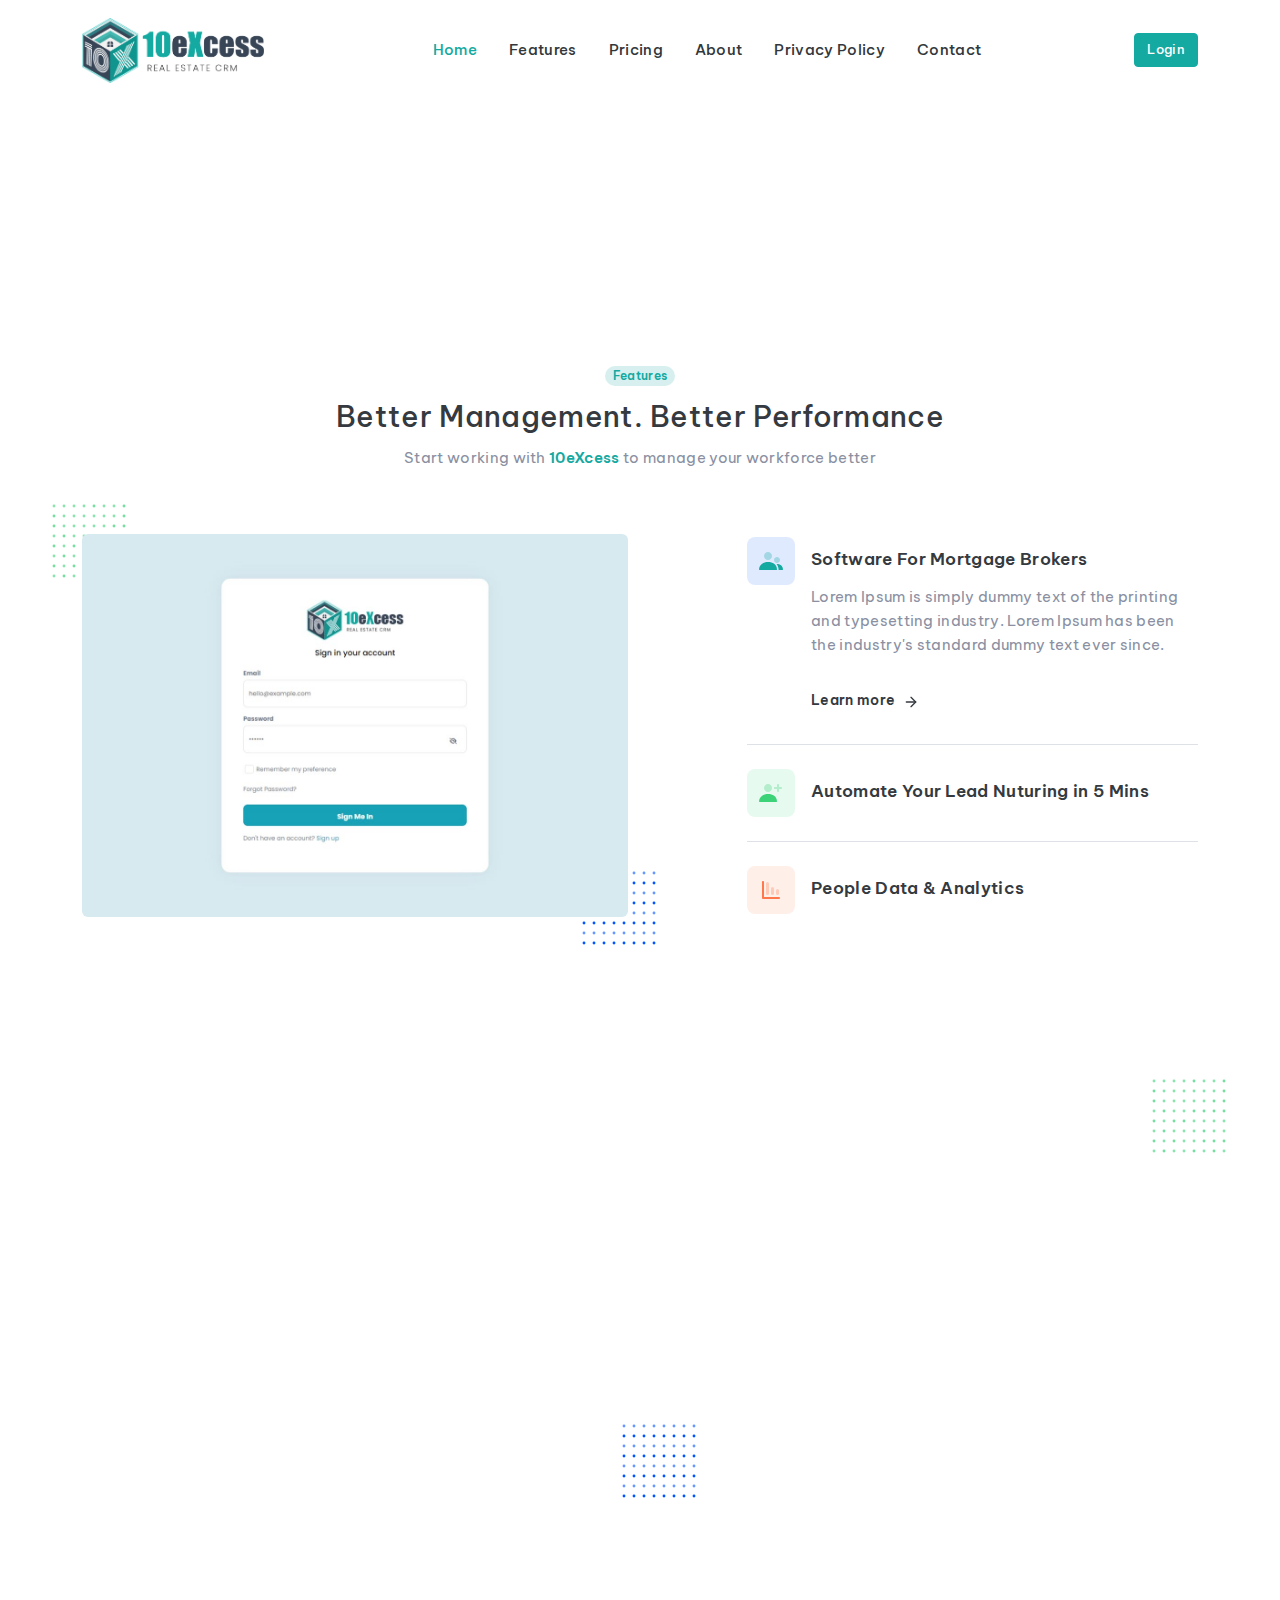
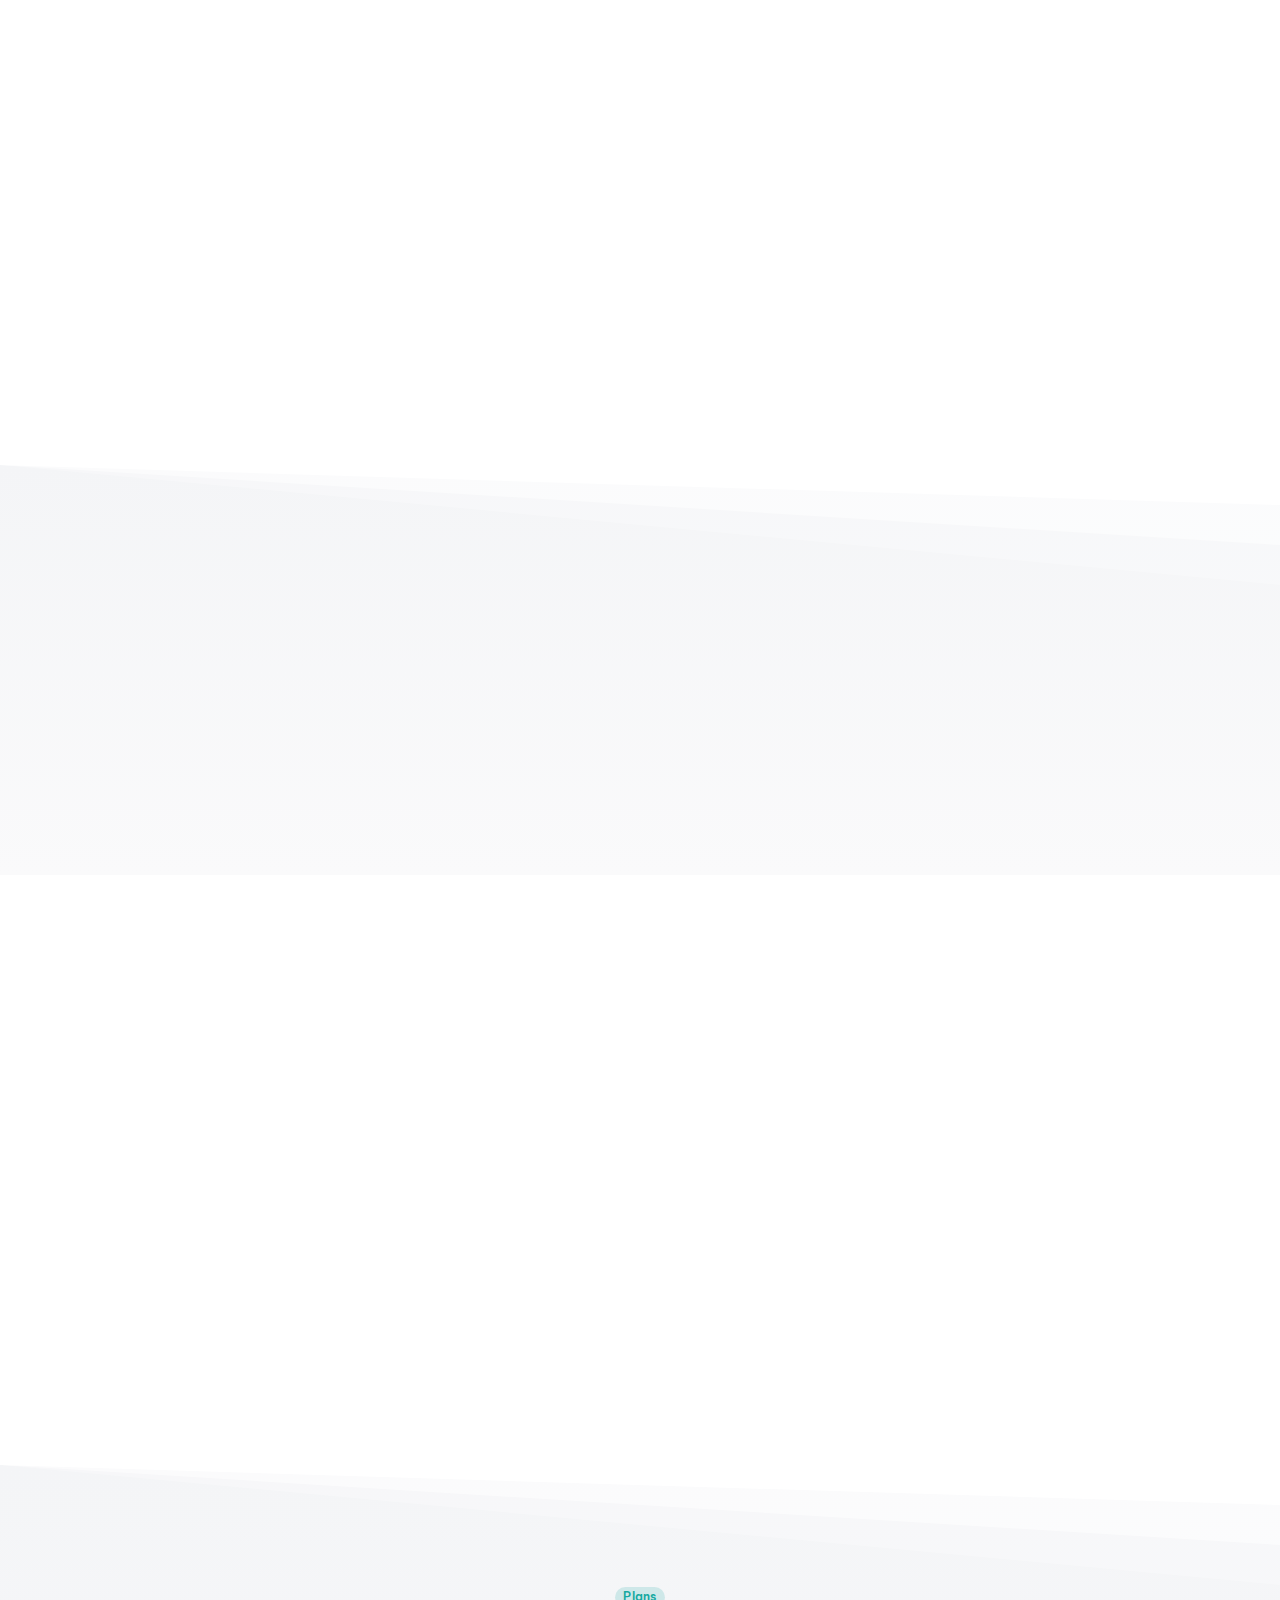
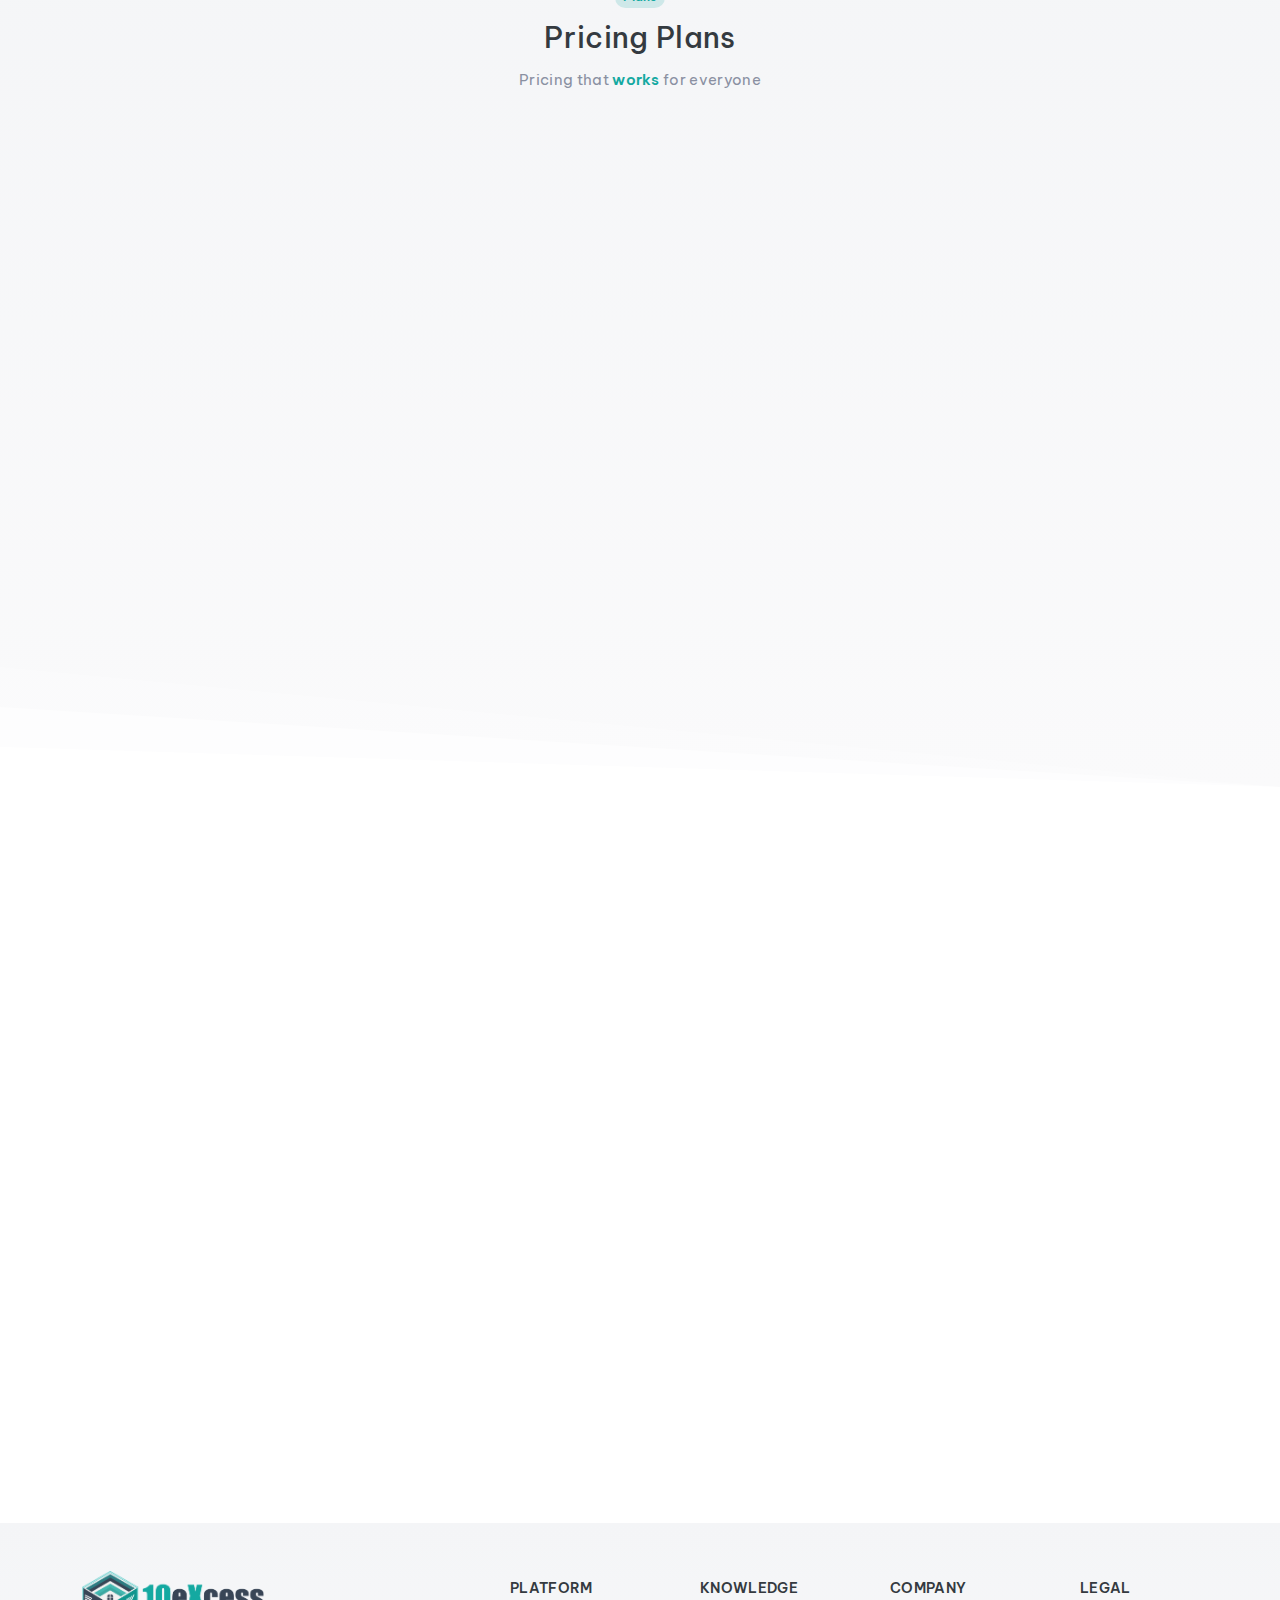
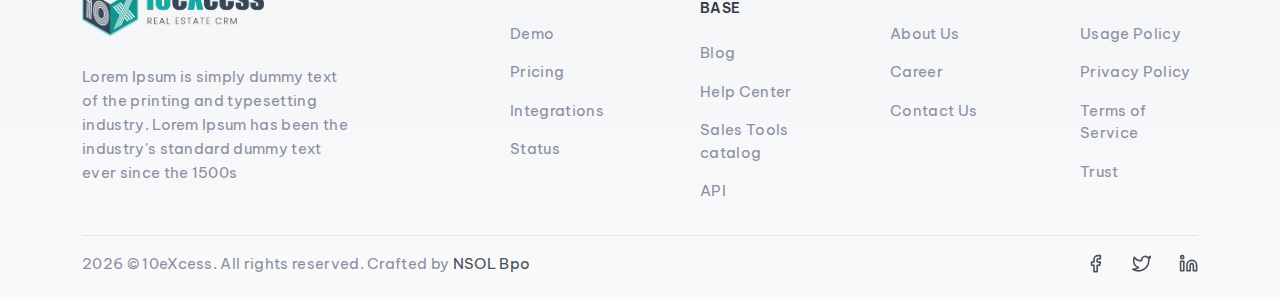
<file: index.html>
<!DOCTYPE html>
<html lang="en">

<head>
    <!-- meta -->
    <meta charset="utf-8" />
    <meta http-equiv="X-UA-Compatible" content="IE=edge" />
    <meta name="viewport" content="width=device-width, initial-scale=1, shrink-to-fit=no">


    <!-- title -->
    <title>10eXcess - Real Estate CRM</title>
    <meta content="NsolBpoThemes" name="author" />
    <meta content="A fully featured real estate crm" name="description" />

    <!-- theme favicon -->
    <link rel="shortcut icon" href="./assets/images/favicon.png">


    <!-- third party plugins -->
    <link rel="stylesheet" href="./assets/css/vendor.min.css" type="text/css" />

    <!-- theme css -->
<!--    <link rel="stylesheet" href="./assets/css/theme.min.css" type="text/css" />-->
    <link rel="stylesheet" href="./assets/css/theme.css" type="text/css" />
</head>

<body>
    <div>
        <header>
          <nav class="navbar navbar-expand-lg topnav-menu navbar-light" >
            <div class="container">
              <a class="navbar-brand" href="/">
                <img src="assets/images/logo.png" height="65" class="d-inline-block align-top" alt="" />
              </a>
              <a href="#" class="navbar-toggler" data-bs-toggle="collapse" data-bs-target="#topnav-menu-content3"
                aria-controls="topnav-menu-content3" aria-expanded="false" aria-label="Toggle navigation">
                <span class="navbar-toggler-icon"></span>
              </a>
              <div class="collapse navbar-collapse" id="topnav-menu-content3">
                
                  <ul class="navbar-nav align-items-lg-center mx-auto">
                      <li class="nav-item">
                          <a class="nav-link" href="index.html">Home</a>
                      </li>
                      <li class="nav-item">
                          <a class="nav-link" href="#features">Features</a>
                      </li>
                      <li class="nav-item">
                          <a class="nav-link" href="#pricing">Pricing</a>
                      </li>
                      <li class="nav-item">
                          <a class="nav-link" href="about.html">About</a>
                      </li>
                      <li class="nav-item">
                          <a class="nav-link" href="about.html">Privacy Policy</a>
                      </li>
                      <li class="nav-item">
                          <a class="nav-link" href="contact.html">Contact</a>
                      </li>

                      

                  </ul>

                  <ul class="navbar-nav">

                    <li class="nav-item">
                        <a class="btn btn-primary btn-sm" href="http://209.23.8.184/portal/login.php" target="_blank">Login</a>
                    </li>
                  </ul>
                

                

              </div>
            </div>
          </nav>
        </header>

        <section class="position-relative hero-11 py-1 pt-7 pb-sm-6">
            <div class="container hero-content">
                <div class="row align-items-center">
                    <div class="col-12 text-center">
<!--                        <h1 class="hero-title">The best way to <span class="highlight highlight-success d-inline-block">showcase</span> your saas</h1>-->

<!--                        <p class="fs-17 text-muted pt-0">-->
<!--                            Make your saas application stand out with high-quality landing page designed and developed by-->
<!--                            professional-->
<!--                        </p>-->
                    </div>
                    <!-- End col -->
                </div>
                <!-- End row -->
            </div>


        </section>

    </div>

    <!-- features start -->
    <section class="position-relative overflow-hidden py-7 pb-lg-7" id="features">
        <div class="container">
            <div class="row justify-content-center">
                <div class="col text-center">
                    <span class="badge rounded-pill badge-soft-primary px-2 py-1">Features</span>
                    <h1 class="display-5 fw-medium">Better Management. Better Performance</h1>
                    <p class="text-muted mx-auto">
                        Start working with <span class="text-primary fw-bold">10eXcess</span> to manage your workforce better
                    </p>
                </div>
            </div>

            <div class="row pt-5 align-items-center features-3">
                <div class="col-lg-6">
                    <div class="img-content position-relative">
                        <div class="img-up mb-lg-0 mb-6">
                            <img src="./assets/images/hero/saas1.jpg" alt="app img"
                                class="img-fluid d-block rounded" data-aos="fade-right" data-aos-duration="200" />
                        </div>
                    </div>
                </div>
                <div class="col-lg-5 offset-lg-1">
                    <div class="accordion" id="features-list" data-aos="fade-up" data-aos-duration="300">
                        <div class="d-flex border-bottom pb-4">
                            <span class="bg-soft-primary avatar avatar-sm rounded-lg icon icon-with-bg icon-xs text-primary me-3 flex-shrink-0">
                                <?xml version="1.0" encoding="UTF-8"?>
                                <svg width="24px" height="24px" viewBox="0 0 24 24" version="1.1" xmlns="http://www.w3.org/2000/svg" xmlns:xlink="http://www.w3.org/1999/xlink">
                                    <!-- Generator: Sketch 52.2 (67145) - http://www.bohemiancoding.com/sketch -->
                                    <title>Stockholm-icons / Communication / Group</title>
                                    <desc>Created with Sketch.</desc>
                                    <g id="Stockholm-icons-/-Communication-/-Group" stroke="none" stroke-width="1" fill="none" fill-rule="evenodd">
                                        <polygon id="Shape" points="0 0 24 0 24 24 0 24"></polygon>
                                        <path d="M18,14 C16.3431458,14 15,12.6568542 15,11 C15,9.34314575 16.3431458,8 18,8 C19.6568542,8 21,9.34314575 21,11 C21,12.6568542 19.6568542,14 18,14 Z M9,11 C6.790861,11 5,9.209139 5,7 C5,4.790861 6.790861,3 9,3 C11.209139,3 13,4.790861 13,7 C13,9.209139 11.209139,11 9,11 Z" id="Combined-Shape" fill="#335EEA" opacity="0.3"></path>
                                        <path d="M17.6011961,15.0006174 C21.0077043,15.0378534 23.7891749,16.7601418 23.9984937,20.4 C24.0069246,20.5466056 23.9984937,21 23.4559499,21 L19.6,21 C19.6,18.7490654 18.8562935,16.6718327 17.6011961,15.0006174 Z M0.00065168429,20.1992055 C0.388258525,15.4265159 4.26191235,13 8.98334134,13 C13.7712164,13 17.7048837,15.2931929 17.9979143,20.2 C18.0095879,20.3954741 17.9979143,21 17.2466999,21 C13.541124,21 8.03472472,21 0.727502227,21 C0.476712155,21 -0.0204617505,20.45918 0.00065168429,20.1992055 Z" id="Combined-Shape" fill="#335EEA"></path>
                                    </g>
                                </svg>
                            </span>
                            
                            <div class="flex-grow-1">
                                <a href="#" class="text-dark h4" data-bs-toggle="collapse" data-bs-target="#feature1ex"
                                    role="button" aria-expanded="false" aria-controls="feature1ex">Software For Mortgage Brokers
                                </a>

                                <div class="collapse show" id="feature1ex" data-bs-parent="#features-list">
                                    <p class="text-muted mt-1 mb-4">
                                        Lorem Ipsum is simply dummy text of the printing and typesetting industry. Lorem Ipsum has been the industry's standard dummy text ever since.
                                    </p>
                                    <a href="#" class="h6 text-primary">Learn more 
                                        <i class="ms-1 icon-xxs" data-feather="arrow-right"></i>
                                    </a>
                                </div>
                            </div>
                        </div>
                        <div class="d-flex border-bottom py-4 text-align-start">
                            <span class="bg-soft-success avatar avatar-sm rounded-lg icon icon-with-bg icon-xs text-success me-3 flex-shrink-0">
                                <?xml version="1.0" encoding="UTF-8"?>
                                <svg width="24px" height="24px" viewBox="0 0 24 24" version="1.1" xmlns="http://www.w3.org/2000/svg" xmlns:xlink="http://www.w3.org/1999/xlink">
                                    <!-- Generator: Sketch 52.2 (67145) - http://www.bohemiancoding.com/sketch -->
                                    <title>Stockholm-icons / Communication / Add-user</title>
                                    <desc>Created with Sketch.</desc>
                                    <g id="Stockholm-icons-/-Communication-/-Add-user" stroke="none" stroke-width="1" fill="none" fill-rule="evenodd">
                                        <polygon id="Shape" points="0 0 24 0 24 24 0 24"></polygon>
                                        <path d="M18,8 L16,8 C15.4477153,8 15,7.55228475 15,7 C15,6.44771525 15.4477153,6 16,6 L18,6 L18,4 C18,3.44771525 18.4477153,3 19,3 C19.5522847,3 20,3.44771525 20,4 L20,6 L22,6 C22.5522847,6 23,6.44771525 23,7 C23,7.55228475 22.5522847,8 22,8 L20,8 L20,10 C20,10.5522847 19.5522847,11 19,11 C18.4477153,11 18,10.5522847 18,10 L18,8 Z M9,11 C6.790861,11 5,9.209139 5,7 C5,4.790861 6.790861,3 9,3 C11.209139,3 13,4.790861 13,7 C13,9.209139 11.209139,11 9,11 Z" id="Combined-Shape" fill="#335EEA" opacity="0.3"></path>
                                        <path d="M0.00065168429,20.1992055 C0.388258525,15.4265159 4.26191235,13 8.98334134,13 C13.7712164,13 17.7048837,15.2931929 17.9979143,20.2 C18.0095879,20.3954741 17.9979143,21 17.2466999,21 C13.541124,21 8.03472472,21 0.727502227,21 C0.476712155,21 -0.0204617505,20.45918 0.00065168429,20.1992055 Z" id="Mask-Copy" fill="#335EEA"></path>
                                    </g>
                                </svg>
                            </span>
                            <div class="flex-grow-1">
                                <a href="#" class="text-dark h4" data-bs-toggle="collapse" data-bs-target="#feature2ex"
                                    role="button" aria-expanded="false" aria-controls="feature2ex">Automate Your Lead Nuturing in 5 Mins
                                </a>

                                <div class="collapse" id="feature2ex" data-bs-parent="#features-list">
                                    <p class="text-muted mt-1 mb-4">
                                        Post your job, interview candidates and make offers, all on Prompt. Start hiring today.
                                    </p>
                                    <a href="#" class="h6 text-primary">Learn more 
                                        <i class="ms-1 icon-xxs" data-feather="arrow-right"></i>
                                    </a>
                                </div>
                            </div>
                        </div>
                        
                        <div class="d-flex pt-4 text-align-start">
                            <span class="bg-soft-orange avatar avatar-sm rounded-lg icon icon-with-bg icon-xs text-orange me-3 flex-shrink-0">
                                <?xml version="1.0" encoding="UTF-8"?>
                                <svg width="24px" height="24px" viewBox="0 0 24 24" version="1.1" xmlns="http://www.w3.org/2000/svg" xmlns:xlink="http://www.w3.org/1999/xlink">
                                    <!-- Generator: Sketch 52.2 (67145) - http://www.bohemiancoding.com/sketch -->
                                    <title>Stockholm-icons / Shopping / Chart-bar#3</title>
                                    <desc>Created with Sketch.</desc>
                                    <g id="Stockholm-icons-/-Shopping-/-Chart-bar#3" stroke="none" stroke-width="1" fill="none" fill-rule="evenodd">
                                        <rect id="bound" x="0" y="0" width="24" height="24"></rect>
                                        <rect id="Rectangle-62-Copy" fill="#335EEA" opacity="0.3" x="7" y="4" width="3" height="13" rx="1.5"></rect>
                                        <rect id="Rectangle-62-Copy-2" fill="#335EEA" opacity="0.3" x="12" y="9" width="3" height="8" rx="1.5"></rect>
                                        <path d="M5,19 L20,19 C20.5522847,19 21,19.4477153 21,20 C21,20.5522847 20.5522847,21 20,21 L4,21 C3.44771525,21 3,20.5522847 3,20 L3,4 C3,3.44771525 3.44771525,3 4,3 C4.55228475,3 5,3.44771525 5,4 L5,19 Z" id="Path-95" fill="#335EEA"></path>
                                        <rect id="Rectangle-62-Copy-4" fill="#335EEA" opacity="0.3" x="17" y="11" width="3" height="6" rx="1.5"></rect>
                                    </g>
                                </svg>
                            </span>
                            <div class="flex-grow-1">
                                <a href="#" class="text-dark h4" data-bs-toggle="collapse" data-bs-target="#feature3ex"
                                    role="button" aria-expanded="false" aria-controls="feature3ex">People Data &amp;
                                    Analytics
                                </a>

                                <div class="collapse" id="feature3ex" data-bs-parent="#features-list">
                                    <p class="text-muted mt-1 mb-4">
                                        Finding committed employees is one of public and private organizations’ top priorities.
                                    </p>
                                    <a href="#" class="h6 text-primary">Learn more 
                                        <i class="ms-1 icon-xxs" data-feather="arrow-right"></i>
                                    </a>
                                </div>
                            </div>
                        </div>
                    </div>
                </div>
            </div>
        </div>
    </section>

    <section class="position-relative overflow-hidden py-7 features-3">
        <div class="container">
            <div class="row align-items-center">
                <div class="col-lg-5">
                    <div class="mb-5 mb-lg-0" data-aos="fade-up" data-aos-duration="200">
                        <span class="bg-soft-primary avatar avatar-sm rounded-lg icon icon-with-bg icon-xs text-primary me-3">
                            <?xml version="1.0" encoding="UTF-8"?>
                            <svg width="24px" height="24px" viewBox="0 0 24 24" version="1.1" xmlns="http://www.w3.org/2000/svg" xmlns:xlink="http://www.w3.org/1999/xlink">
                                <!-- Generator: Sketch 52.2 (67145) - http://www.bohemiancoding.com/sketch -->
                                <title>Stockholm-icons / Shopping / MC</title>
                                <desc>Created with Sketch.</desc>
                                <g id="Stockholm-icons-/-Shopping-/-MC" stroke="none" stroke-width="1" fill="none" fill-rule="evenodd">
                                    <rect id="bound" x="0" y="0" width="24" height="24"></rect>
                                    <path d="M10.8226874,8.36941377 L12.7324324,9.82298668 C13.4112512,8.93113547 14.4592942,8.4 15.6,8.4 C17.5882251,8.4 19.2,10.0117749 19.2,12 C19.2,13.9882251 17.5882251,15.6 15.6,15.6 C14.5814697,15.6 13.6363389,15.1780547 12.9574041,14.4447676 L11.1963369,16.075302 C12.2923051,17.2590082 13.8596186,18 15.6,18 C18.9137085,18 21.6,15.3137085 21.6,12 C21.6,8.6862915 18.9137085,6 15.6,6 C13.6507856,6 11.9186648,6.9294879 10.8226874,8.36941377 Z" id="Combined-Shape" fill="#335EEA" opacity="0.3"></path>
                                    <path d="M8.4,18 C5.0862915,18 2.4,15.3137085 2.4,12 C2.4,8.6862915 5.0862915,6 8.4,6 C11.7137085,6 14.4,8.6862915 14.4,12 C14.4,15.3137085 11.7137085,18 8.4,18 Z" id="Oval-14-Copy" fill="#335EEA"></path>
                                </g>
                            </svg>
                        </span>
                        <h1 class="text-dark pt-3">Manage clients, partners, documents couldn't be easier</h1>
                        <p class="text-muted my-4">Lorem Ipsum is simply dummy text of the printing and typesetting industry. Lorem Ipsum has been the industry's standard dummy text ever since the 1500s, when an unk....</p>
                        <a href="#" class="h6 text-primary pt-3">Learn more <i class="ms-1 icon-xxs" data-feather="arrow-right"></i></a>
                    </div>
                </div>

                <div class="col-lg-6 offset-lg-1">
                    <div class="img-content2 position-relative">
                        <div class="img-up">
                            <img src="./assets/images/hero/saas2.jpg" alt="app img"
                                class="img-fluid d-block rounded" data-aos="fade-left" data-aos-duration="300" />
                        </div>
                    </div>
                </div>
                
            </div>
        </div>
    </section>

    <section class="position-relative pb-6 pt-lg-6 pt-4 features-3">
        <div class="container" data-aos="fade-up" data-aos-duration="200">
            <div class="row justify-content-center">
                <div class="col text-center">
                    <h3 class="fw-medium mb-5">Any many more powerful features</h3>
                </div>
            </div>
            <div class="row">
                <div class="col-lg-3 col-md-6">
                    <h6 class="fw-medium fs-16 mb-4"><i class="icon-sm icon-dual-success me-2" data-feather="check"></i>Hire and Retain Top Talent</h6>
                    <h6 class="fw-medium fs-16 mb-4"><i class="icon-sm icon-dual-success me-2" data-feather="check"></i>Team Management</h6>
                </div>
                <div class="col-lg-3 col-md-6">
                    <h6 class="fw-medium fs-16 mb-4"><i class="icon-sm icon-dual-success me-2" data-feather="check"></i>Stay Compliant</h6>
                    <h6 class="fw-medium fs-16 mb-4"><i class="icon-sm icon-dual-success me-2" data-feather="check"></i>Improve Productivity</h6>
                    <h6 class="fw-medium fs-16 mb-4"><i class="icon-sm icon-dual-success me-2" data-feather="check"></i>Improve Experience</h6>
                </div>
                <div class="col-lg-3 col-md-6">
                    <h6 class="fw-medium fs-16 mb-4"><i class="icon-sm icon-dual-success me-2" data-feather="check"></i>Self-service Time Tracking</h6>
                    <h6 class="fw-medium fs-16 mb-4"><i class="icon-sm icon-dual-success me-2" data-feather="check"></i>Performance Management</h6>
                    <h6 class="fw-medium fs-16 mb-4"><i class="icon-sm icon-dual-success me-2" data-feather="check"></i>Expert HR</h6>
                </div>
                <div class="col-lg-3 col-md-6">
                    <h6 class="fw-medium fs-16 mb-4"><i class="icon-sm icon-dual-success me-2" data-feather="check"></i>New Hire Checklist</h6>
                    <h6 class="fw-medium fs-16 mb-4"><i class="icon-sm icon-dual-success me-2" data-feather="check"></i>Tax Calculator</h6>
                </div>
            </div>
            <div class="row mt-5 justify-content-center">
                <div class="col-auto">
                   <a href="#" class="btn btn-primary mb-2">
                       Start Free Trial Now
                       <i class="icon-xs ms-2" data-feather="arrow-right"></i>
                    </a>
                </div>
            </div>
        </div>
    </section>
    <!-- features end -->

    <!-- clients start -->
    <section class="section pt-8 pb-6 bg-gradient3 position-relative">
        <div class="divider top d-none d-sm-block"></div>
        <div class="container">
            <div class="row" data-aos="fade-up" data-aos-duration="200">
                <div class="col text-center">
                    <span class="badge rounded-pill badge-soft-primary px-2 py-1">Clients</span>
                    <h1 class="display-5 fw-medium">The smart people management you need</h1>
                    <p class="text-muted mx-auto">
                        21,000+ organizations trust <span class="text-primary fw-bold">10eXcess</span> to drive perfomance & engagement
                    </p>

                    <ul class="list-inline mt-5">
                        <li class="list-inline-item mx-4 mx-xl-5 mb-3">
                            <img src="./assets/images/brands/amazon.svg" alt="" height="32" />
                        </li>
                        <li class="list-inline-item mx-4 mx-xl-5 mb-3">
                            <img src="./assets/images/brands/google.svg" alt="" height="32" />
                        </li>
                        <li class="list-inline-item mx-4 mx-xl-5 mb-3">
                            <img src="./assets/images/brands/paypal.svg" alt="" height="32" />
                        </li>
                        <li class="list-inline-item mx-4 mx-xl-5 mb-3">
                            <img src="./assets/images/brands/spotify.svg" alt="" height="32" />
                        </li>
                        <li class="list-inline-item mx-4 mx-xl-5 mb-3">
                            <img src="./assets/images/brands/shopify.svg" alt="" height="32" />
                        </li>
                    </ul>
                </div>
            </div>
        </div>
    </section>
    <!-- client ends -->

    <!-- testimonials start -->
    <section class="section pt-5 pb-7 py-sm-9 position-relative features-4">
        <div class="container">
            <div class="row testimonials-2" data-aos="fade-up" data-aos-duration="200">
                <div class="col-lg-3">
                    <div class="row align-items-center">
                        <div class="col">
                            <span class="badge rounded-pill badge-soft-primary px-2 py-1">Feedback</span>
                            <h1 class="display-5 fw-medium">What people say</h1>
                            <p class="text-muted mx-auto">Few valuables words from our customers</p>
                        </div>
                    </div>
                    <div class="row mt-3">
                        <div class="col-auto text-sm-right pt-2 pt-sm-0">
                            <div class="navigations mb-4 mb-lg-0">
                                <button class="btn btn-link text-normal p-0 swiper-custom-prev">
                                    <svg class="bi bi-arrow-left" width="1.75em" height="1.75em" viewBox="0 0 16 16"
                                        fill="currentColor" xmlns="http://www.w3.org/2000/svg">
                                        <path fill-rule="evenodd"
                                            d="M5.854 4.646a.5.5 0 010 .708L3.207 8l2.647 2.646a.5.5 0 01-.708.708l-3-3a.5.5 0 010-.708l3-3a.5.5 0 01.708 0z"
                                            clip-rule="evenodd"></path>
                                        <path fill-rule="evenodd"
                                            d="M2.5 8a.5.5 0 01.5-.5h10.5a.5.5 0 010 1H3a.5.5 0 01-.5-.5z"
                                            clip-rule="evenodd"></path>
                                    </svg>
                                </button>
                                <button class="btn btn-link text-normal p-0 swiper-custom-next">
                                    <svg class="bi bi-arrow-right" width="1.75em" height="1.75em" viewBox="0 0 16 16"
                                        fill="currentColor" xmlns="http://www.w3.org/2000/svg">
                                        <path fill-rule="evenodd"
                                            d="M10.146 4.646a.5.5 0 01.708 0l3 3a.5.5 0 010 .708l-3 3a.5.5 0 01-.708-.708L12.793 8l-2.647-2.646a.5.5 0 010-.708z"
                                            clip-rule="evenodd"></path>
                                        <path fill-rule="evenodd"
                                            d="M2 8a.5.5 0 01.5-.5H13a.5.5 0 010 1H2.5A.5.5 0 012 8z"
                                            clip-rule="evenodd"></path>
                                    </svg>
                                </button>
                            </div>
                        </div>
                    </div>
                </div>
                <div class="col-lg-8 offset-lg-1">
                    <div class="slider">
                        <div class="swiper-container" data-toggle="swiper"
                            data-swiper='{"loop":true, "spaceBetween": 24, "autoplay": {"delay": 5000}, "breakpoints": {"576": {"slidesPerView": 1 }, "768": { "slidesPerView": 1 } }, "roundLengths":true, "navigation": {"nextEl": ".swiper-custom-next","prevEl": ".swiper-custom-prev"}}'>

                            <div class="swiper-wrapper">
                                <div class="swiper-slide">
                                    <div class="card mb-0 border rounded">
                                        <div class="card-body testimonial-body shadow">
                                            <p class="quotation-mark text-muted">“</p>
                                            <h4 class="fw-normal mb-3 mt-0">
                                                This app is a truly blessing for all professionals! A day to day project management was never easy for me. But with 10eXcess, I can manage more than 100 projects easily.
                                            </h4>
                                            <hr />
                                            <div class="d-flex pt-2">
                                                <img class="me-2 rounded-circle" src="./assets/images/avatars/img-8.jpg" alt="" height="36" />
                                                <div class="flex-grow-1">
                                                    <h6 class="m-0">Cersei Lannister</h6>
                                                    <p class="my-0 text-muted fs-13">Senior Project Manager</p>
                                                </div>
                                            </div>
                                        </div>
                                    </div>
                                </div>
                                <div class="swiper-slide">
                                    <div class="card mb-0 border rounded">
                                        <div class="card-body testimonial-body shadow">
                                            <p class="quotation-mark text-muted">“</p>
                                            <h4 class="fw-normal mb-3 mt-0">
                                                It is one of the very convenient to use project manager ever! I have tried many project management apps for my daily tasks, but this one is far better than others. Simply loved it!
                                            </h4>
                                            <hr />
                                            <div class="d-flex pt-2">
                                                <img class="me-2 rounded-circle" src="./assets/images/avatars/img-5.jpg" alt="" height="36" />
                                                <div class="flex-grow-1">
                                                    <h6 class="m-0">John Stark</h6>
                                                    <p class="my-0 text-muted fs-13">Engineering Director</p>
                                                </div>
                                            </div>
                                        </div>
                                    </div>
                                </div>
                            </div>
                        </div>
                    </div>
                </div>
            </div>            
        </div>
    </section>
    <!-- testimonials end -->

    <!-- pricing start -->
    <section class="section py-6 py-sm-8 bg-gradient3 position-relative" id="pricing">
        <div class="divider top d-none d-sm-block"></div>
        <div class="container">
            <div class="row">
                <div class="col text-center">
                    <span class="badge rounded-pill badge-soft-primary px-2 py-1">Plans</span>
                    <h1 class="display-5 fw-medium">Pricing Plans</h1>
                    <p class="text-muted mx-auto">
                        Pricing that <span class="text-primary fw-bold">works</span> for everyone
                    </p>
                </div>
            </div>

            <div class="row align-items-center mt-0 mt-sm-5">
                <div class="col-lg-4 col-xl-4">
                    <div class="card border hoverable" data-aos="fade-up" data-aos-duration="500">
                        <div class="card-body text-center">
                            <h4 class="my-0 text-primary">Starter</h4>
                            <h1 class="mb-0">
                                <span class="fw-normal text-muted fs-13 align-top">$</span>
                                <span class="fw-bolder display-4">49</span>
                                <span class="fw-normal text-muted fs-13 align-middle"> / month</span>
                            </h1>

                            <ul class="list-unstyled border-top py-4 mt-4 text-start">
                                <li class="py-2 d-flex flex-row align-items-center">
                                    <i class="align-middle icon-dual-success me-2 icon-xs" data-feather="check"></i>
                                    <span>Up to 600 minutes usage time</span>
                                </li>
                                <li class="py-2 d-flex flex-row align-items-center">
                                    <i class="align-middle icon-dual-success me-2 icon-xs" data-feather="check"></i>
                                    <span>Use for personal only</span>
                                </li>
                                <li class="py-2 d-flex flex-row align-items-center">
                                    <i class="align-middle icon-dual-success me-2 icon-xs" data-feather="check"></i>
                                    <span>Add up to 10 attendees</span>
                                </li>
                                <li class="py-2 d-flex flex-row align-items-center">
                                    <i class="align-middle icon-dual-success me-2 icon-xs" data-feather="check"></i>
                                    <span>1 User</span>
                                </li>
                                <li class="py-2 d-flex flex-row align-items-center">
                                    <i class="align-middle icon-dual-success me-2 icon-xs" data-feather="check"></i>
                                    <span>Technical support via email</span>
                                </li>
                                <li class="py-2 d-flex flex-row align-items-center">
                                    &nbsp;
                                </li>
                            </ul>
                            <a href="#" class="btn btn-soft-primary d-block">Sign Up Now</a>
                        </div>
                    </div>
                </div>

                <div class="col-lg-4 col-xl-4">
                    <div class="card border hoverable" data-aos="fade-up" data-aos-duration="700">
                        <div class="card-body text-center">
                            <h4 class="my-0 text-primary">Professional</h4>
                            <h1 class="mb-0">
                                <span class="fw-normal text-muted fs-13 align-top">$</span>
                                <span class="fw-bolder display-4">99</span>
                                <span class="fw-normal text-muted fs-13 align-middle"> / month</span></h1>

                            <ul class="list-unstyled border-top py-4 mt-4 text-start">
                                <li class="py-2 d-flex flex-row align-items-center">
                                    <i class="align-middle icon-dual-success me-2 icon-xs" data-feather="check"></i>
                                    <span>Up to 6000 minutes usage time</span>
                                </li>
                                <li class="py-2 d-flex flex-row align-items-center">
                                    <i class="align-middle icon-dual-success me-2 icon-xs" data-feather="check"></i>
                                    <span>Use for personal or a commercial</span>
                                </li>
                                <li class="py-2 d-flex flex-row align-items-center">
                                    <i class="align-middle icon-dual-success me-2 icon-xs" data-feather="check"></i>
                                    <span>Add up to 30 attendees</span>
                                </li>
                                <li class="py-2 d-flex flex-row align-items-center">
                                    <i class="align-middle icon-dual-success me-2 icon-xs" data-feather="check"></i>
                                    <span>Up to 5 teams</span>
                                </li>
                                <li class="py-2 d-flex flex-row align-items-center">
                                    <i class="align-middle icon-dual-success me-2 icon-xs" data-feather="check"></i>
                                    <span>Technical support via email</span>
                                </li>
                            </ul>
                            <a href="#" class="btn btn-primary d-block">Sign Up Now</a>
                        </div>
                    </div>
                </div>

                <div class="col-lg-4 col-xl-4">
                    <div class="card border hoverable" data-aos="fade-up" data-aos-duration="900">
                        <div class="card-body text-center">
                            <h4 class="my-0 text-primary">Enterprise</h4>
                            <h1 class="mb-0">
                                <span class="fw-normal text-muted fs-13 align-top">$</span>
                                <span class="fw-bolder display-4">599</span>
                                <span class="fw-normal text-muted fs-13 align-middle"> / month</span>
                            </h1>

                            <ul class="list-unstyled border-top py-4 mt-4 text-start">
                                <li class="py-2 d-flex flex-row align-items-center">
                                    <i class="align-middle icon-dual-success me-2 icon-xs" data-feather="check"></i>
                                    <span>Unlimited usage time</span>
                                </li>
                                <li class="py-2 d-flex flex-row align-items-center">
                                    <i class="align-middle icon-dual-success me-2 icon-xs" data-feather="check"></i>
                                    <span>Use for personal or a commercial</span>
                                </li>
                                <li class="py-2 d-flex flex-row align-items-center">
                                    <i class="align-middle icon-dual-success me-2 icon-xs" data-feather="check"></i>
                                    <span>Add Unlimited attendees</span>
                                </li>
                                <li class="py-2 d-flex flex-row align-items-center">
                                    <i class="align-middle icon-dual-success me-2 icon-xs" data-feather="check"></i>
                                    <span>24x7 Technical support via phone</span>
                                </li>
                                <li class="py-2 d-flex flex-row align-items-center">
                                    <i class="align-middle icon-dual-success me-2 icon-xs" data-feather="check"></i>
                                    <span>Technical support via email</span>
                                </li>
                            </ul>
                            <a href="#" class="btn btn-soft-primary d-block">Sign Up Now</a>
                        </div>
                    </div>
                </div>
            </div>
        </div>
        <div class="divider bottom d-none d-sm-block"></div>
    </section>
    <!-- pricing end -->

    <!-- faq start -->
    <section class="section py-6 pt-sm-6 position-relative" id="contact">
        <div class="container" data-aos="fade-up" data-aos-duration="2000">
            <div class="row">
                <div class="col text-center">
                    <span class="badge rounded-pill badge-soft-primary px-2 py-1">FAQs</span>
                    <h1 class="display-5 fw-medium">Frequently Asked Questions</h1>
                    <p class="text-muted mx-auto">Here are some of the basic types of questions for our customers</p>
                </div>
            </div>

            <div class="row justify-content-center mt-5">
                <div class="col-md-10 col-lg-8">
                    <div id="faqContent">
                        <div class="accordion custom-accordionwitharrow" id="accordionExample">
                            <div class="card mb-1 border rounded-sm">
                                <a href="" class="text-dark" data-bs-toggle="collapse" data-bs-target="#collapseOne" aria-expanded="true" aria-controls="collapseOne">
                                    <div class="card-header" id="headingOne">
                                        <h5 class="my-1 fw-medium">Can I use this template for my client?
                                            <i class="icon-xs accordion-arrow" data-feather="chevron-down"></i>
                                        </h5>
                                    </div>
                                </a>
                                <div id="collapseOne" class="collapse show" aria-labelledby="headingOne" data-bs-parent="#accordionExample">
                                    <div class="card-body text-muted pt-1">
                                        Yup, the marketplace license allows you to use this theme in any end products. For more information on licenses, please refere license terms on marketplace.
                                    </div>
                                </div>
                            </div>
                            <div class="card mb-1 border rounded-sm">
                                <a href="" class="text-dark collapsed" data-bs-toggle="collapse" data-bs-target="#collapseTwo" aria-expanded="false" aria-controls="collapseTwo">
                                    <div class="card-header" id="headingTwo">
                                        <h5 class="my-1 fw-medium">Can this theme work for anyone?
                                            <i class="icon-xs accordion-arrow" data-feather="chevron-down"></i>
                                        </h5>
                                    </div>
                                </a>
                                <div id="collapseTwo" class="collapse" aria-labelledby="headingTwo" data-bs-parent="#accordionExample">
                                    <div class="card-body text-muted pt-1">
                                        No. This is a template. It won't directly for anyone, lorem ipsum lorem ipsum.
                                    </div>
                                </div>
                            </div>
                            
                            <div class="card mb-0 border rounded-sm"> 
                                <a href="" class="text-dark collapsed" data-bs-toggle="collapse" data-bs-target="#collapseThree" aria-expanded="false" aria-controls="collapseThree">
                                    <div class="card-header" id="headingThree">
                                        <h5 class="my-1 fw-medium">How do I get help with the theme?
                                            <i class="icon-xs accordion-arrow" data-feather="chevron-down"></i>
                                        </h5>
                                    </div>
                                </a>
                                <div id="collapseThree" class="collapse" aria-labelledby="headingThree" data-bs-parent="#accordionExample">
                                    <div class="card-body text-muted pt-1">
                                        Use our dedicated support email (support@10eXcess.com) to send your issues or feedback. We are here to help anytime.
                                    </div>
                                </div>
                            </div>

                            <div class="card mb-0 border rounded-sm"> 
                                <a href="" class="text-dark collapsed" data-bs-toggle="collapse" data-bs-target="#collapseFour" aria-expanded="false" aria-controls="collapseFour">
                                    <div class="card-header" id="headingFour">
                                        <h5 class="my-1 fw-medium">Will you regularly give updates of 10eXcess ?
                                            <i class="icon-xs accordion-arrow" data-feather="chevron-down"></i>
                                        </h5>
                                    </div>
                                </a>
                                <div id="collapseFour" class="collapse" aria-labelledby="headingFour" data-bs-parent="#accordionExample">
                                    <div class="card-body text-muted pt-1">
                                        Yes, We will update the Prompt regularly. All the future updates would be available without any cost.
                                    </div>
                                </div>
                            </div>
                        </div>
                    </div>
                </div>
            </div>
            <div class="row justify-content-center mt-5">
                <div class="col-auto">
                    <div class="rounded d-inline-block py-2 px-3 alert bg-light">
                        <div class="d-flex align-items-center">
                            <div class="text-dark">
                                Still have unanswered questions? <a href="">Contact Us</a>
                            </div>
                        </div>
                    </div>
                </div>
            </div>
        </div>
    </section>
    <!-- faq end -->

     <!-- footer start -->
 <section class="pt-5 pb-4 bg-gradient3 position-relative">
    <div class="container">
        <div class="row">
            <div class="col-lg-4">
                <a class="navbar-brand me-lg-4 mb-4 me-auto d-flex align-items-center pt-0" href="index.html">
                    <img src="assets/images/logo.png" height="65" alt="" />
                </a>
                <p class="text-muted w-75">
                    Lorem Ipsum is simply dummy text of the printing and typesetting industry. Lorem Ipsum has been the industry's standard dummy text ever since the 1500s
                </p>
            </div>
            <div class="col-lg-8">
                <div class="row">
                    <div class="col-lg-3 col-sm-6">
                        <div class="ps-xl-5">
                            <h6 class="mb-4 mt-5 mt-sm-2 fs-14 fw-semibold text-uppercase">
                                Platform</h6>
                            <ul class="list-unstyled">
                                <li class="my-3"><a href="#" class="text-muted">Demo</a></li>
                                <li class="my-3"><a href="#" class="text-muted">Pricing</a></li>
                                <li class="my-3"><a href="#" class="text-muted">Integrations</a></li>
                                <li class="my-3"><a href="#" class="text-muted">Status</a></li>
                            </ul>
                        </div>
                    </div>
                    <div class="col-lg-3 col-sm-6">
                        <div class="ps-xl-5">
                            <h6 class="mb-4 mt-5 mt-sm-2 fs-14 fw-semibold text-uppercase">
                                Knowledge Base</h6>
                            <ul class="list-unstyled">
                                <li class="my-3"><a href="#" class="text-muted">Blog</a></li>
                                <li class="my-3"><a href="#" class="text-muted">Help Center</a></li>
                                <li class="my-3"><a href="#" class="text-muted">Sales Tools catalog</a></li>
                                <li class="my-3"><a href="#" class="text-muted">API</a></li>
                            </ul>
                        </div>
                    </div>
                    <div class="col-lg-3 col-sm-6">
                        <div class="ps-xl-5">
                            <h6 class="mb-4 mt-5 mt-sm-2 fs-14 fw-semibold text-uppercase">
                                Company</h6>
                            <ul class="list-unstyled">
                                <li class="my-3"><a href="#" class="text-muted">About Us</a></li>
                                <li class="my-3"><a href="#" class="text-muted">Career</a></li>
                                <li class="my-3"><a href="#" class="text-muted">Contact Us</a></li>
                            </ul>
                        </div>
                    </div>
                    <div class="col-lg-3 col-sm-6">
                        <div class="ps-xl-5">
                            <h6 class="mb-4 mt-5 mt-sm-2 fs-14 fw-semibold text-uppercase">
                                Legal
                            </h6>
                            <ul class="list-unstyled">
                                <li class="my-3"><a href="#" class="text-muted">Usage Policy</a></li>
                                <li class="my-3"><a href="#" class="text-muted">Privacy Policy</a></li>
                                <li class="my-3"><a href="#" class="text-muted">Terms of Service</a></li>
                                <li class="my-3"><a href="#" class="text-muted">Trust</a></li>
                            </ul>
                        </div>
                    </div>
                </div>
            </div>
        </div>
        <hr />
        <div class="row text-md-start text-center">
            <div class="col-md-6">
                <p class="pb-0 mb-0 text-muted"><script>document.write(new Date().getFullYear())</script> © 10eXcess. All rights reserved. Crafted
                    by <a href="https://coderthemes.com/">NSOL Bpo</a></p>
            </div>
            <div class="col-md-6 text-md-end">
                <div class="align-items-end mt-md-0 mt-4">
                    <ul class="list-unstyled mb-0">
                        <li class="d-inline-block me-4">
                            <a href=""><i data-feather="facebook" class="icon icon-xs"></i></a>
                        </li>
                        <li class="d-inline-block me-4">
                            <a href=""><i data-feather="twitter" class="icon icon-xs"></i></a>
                        </li>
                        <li class="d-inline-block">
                            <a href=""><i data-feather="linkedin" class="icon icon-xs"></i></a>
                        </li>
                    </ul>
                </div>      
            </div>
        </div>
    </div>
</section>
<!-- footer end -->

    <!-- back to top -->
    <a class="btn btn-soft-primary shadow-none btn-icon btn-back-to-top" href='#'><i class="icon-xxs" data-feather="arrow-up"></i></a>
    
    <!-- javascript -->
    <!-- vendor js -->
    <script src="./assets/js/vendor.min.js"></script>


    <!-- theme js -->
    <script src="./assets/js/theme.min.js"></script>


</body>

</html>
</file>
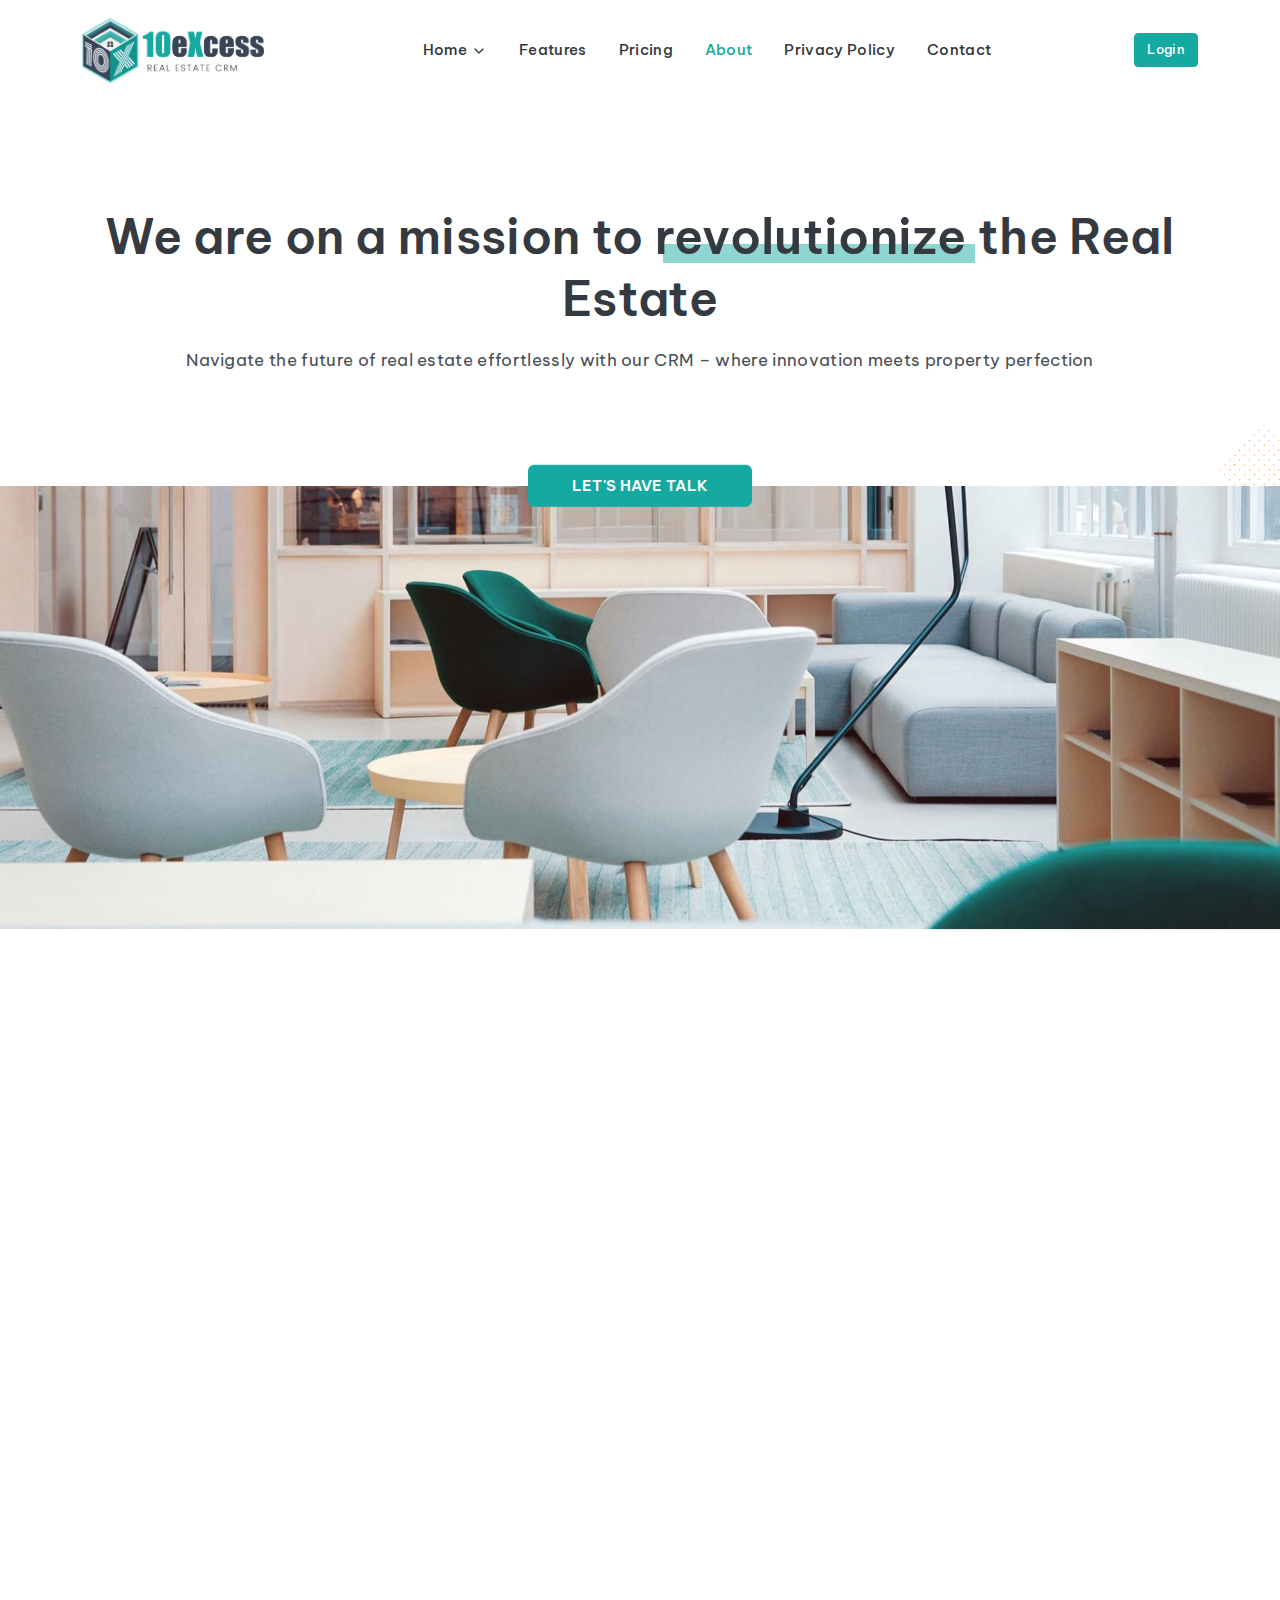
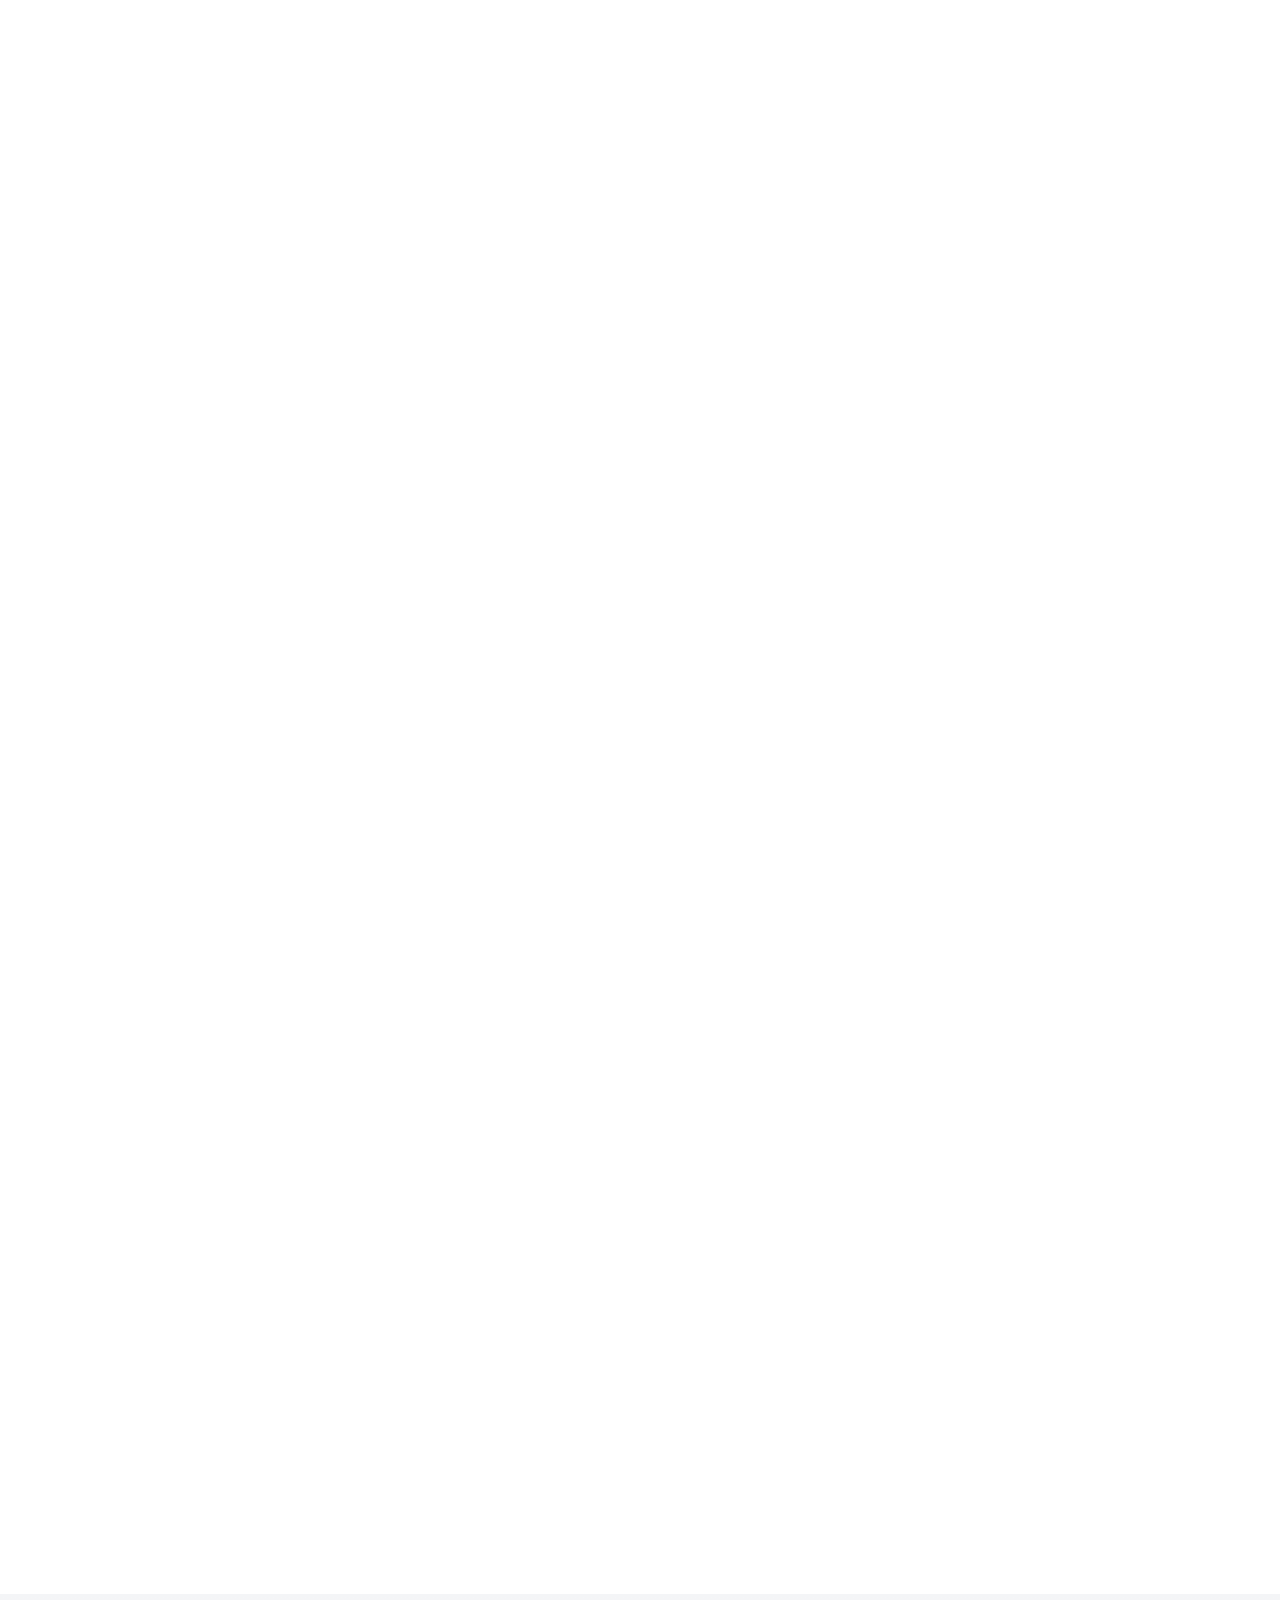
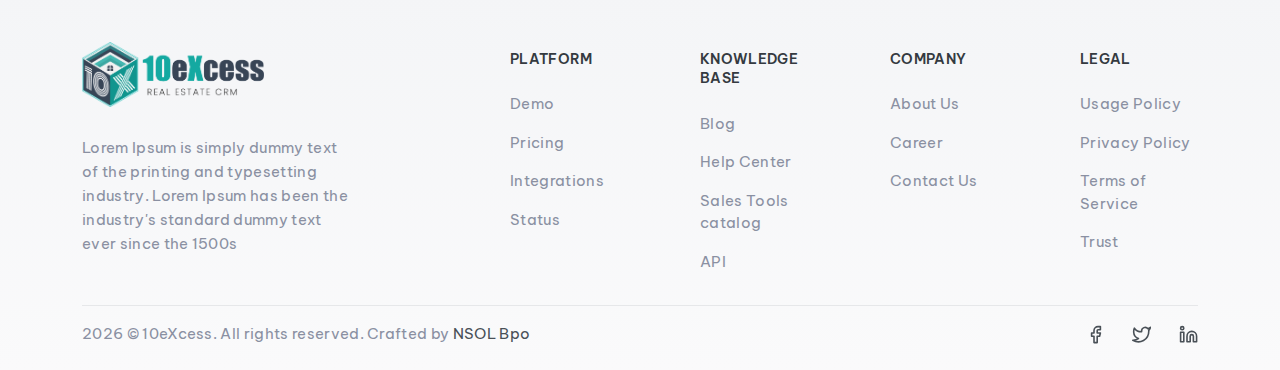
<file: about.html>
<!DOCTYPE html>
<html lang="en">

<head>
    <!-- meta -->
    <meta charset="utf-8" />
    <meta http-equiv="X-UA-Compatible" content="IE=edge" />
    <meta name="viewport" content="width=device-width, initial-scale=1, shrink-to-fit=no">


    <!-- title -->
    <title>10eXcess - Real Estate CRM</title>
    <meta content="Coderthemes" name="author" />
    <meta content="A fully featured multi purpose template" name="description" />

    <!-- theme favicon -->
    <link rel="shortcut icon" href="./assets/images/favicon.png">


    <!-- third party plugins -->
    <link rel="stylesheet" href="./assets/css/vendor.min.css" type="text/css" />

    <!-- theme css -->
    <link rel="stylesheet" href="./assets/css/theme.css" type="text/css" />
</head>

<body>

    <div>
        <header>
            <nav class="navbar navbar-expand-lg topnav-menu navbar-light" >
                <div class="container">
                    <a class="navbar-brand" href="index.html">
                        <img src="assets/images/logo.png" height="65" class="d-inline-block align-top" alt="" />
                    </a>
                    <a href="#" class="navbar-toggler" data-bs-toggle="collapse" data-bs-target="#topnav-menu-content3"
                       aria-controls="topnav-menu-content3" aria-expanded="false" aria-label="Toggle navigation">
                        <span class="navbar-toggler-icon"></span>
                    </a>
                    <div class="collapse navbar-collapse" id="topnav-menu-content3">

                        <ul class="navbar-nav align-items-lg-center mx-auto">
                            <li class="nav-item dropdown">
                                <a class="nav-link dropdown-toggle" href="#" id="navbarDocs" role="button" data-bs-toggle="dropdown" aria-haspopup="true" aria-expanded="false">
                                    Home<i data-feather="chevron-down" class="d-inline-block icon icon-xxs ms-1 mt-lg-0 mt-1"></i>
                                </a>
                                <div class="dropdown-menu" aria-labelledby="navbarDocs">
                                    <ul class="nav">
                                        <li class="nav-item">
                                            <a class="nav-link" href="index.html" aria-labelledby="navbarDocs">Home 1 </a>
                                        </li>
                                        <li class="nav-item">
                                            <a class="nav-link" href="index2.html" aria-labelledby="navbarDocs">Home 2</a>
                                        </li>


                                    </ul>
                                </div>
                            </li>

                            <li class="nav-item">
                                <a class="nav-link" href="index.html#features">Features</a>
                            </li>
                            <li class="nav-item">
                                <a class="nav-link" href="index.html#pricing">Pricing</a>
                            </li>
                            <li class="nav-item">
                                <a class="nav-link" href="about.html">About</a>
                            </li>
                            <li class="nav-item">
                                <a class="nav-link" href="privacy-policy.html">Privacy Policy</a>
                            </li>
                            <li class="nav-item">
                                <a class="nav-link" href="contact.html">Contact</a>
                            </li>



                        </ul>

                        <ul class="navbar-nav">

                            <li class="nav-item">
                                <a class="btn btn-primary btn-sm" href="http://209.23.8.184/portal/login.php" target="_blank">Login</a>
                            </li>
                        </ul>




                    </div>
                </div>
            </nav>
        </header>
        
        <section class="position-relative hero-9">
    
            <div class="hero-top">
                <div class="container">
                    <div class="row py-7">
                        <div class="col">
                            <h1 class="hero-title fw-bold">
                                We are on a mission to 
                                <span class="highlight highlight-info d-inline-block">revolutionize</span> the Real Estate
                            </h1>
                            <p class="mt-3 fs-17">
                                Navigate the future of real estate effortlessly with our CRM – where innovation meets property perfection
                            </p>
                        </div>
                    </div>
                </div>
            </div>

            <div class="position-relative">
                <div class="hero-cta">
                    <a href="contact.html" class="btn btn-primary btn-cta">Let's Have Talk</a>
                </div>
            </div>
    

            <div class="hero-bottom">
                <div class="jarallax hero-image" data-jarallax data-speed=".2" style="background-image: url(./assets/images/hero/coworking2.jpg);"></div>
            </div>
        </section>

    </div>

    <section class="position-relative pt-8 pb-4">
        <div class="container">
            <div class="row" data-aos="fade-up">
                <div class="col-lg-4">
                    <span class="border border-top w-25 border-soft-primary d-block"></span>
                    <h1 class="display-5 fw-semibold mt-4">About Us</h1>
                </div>
                <div class="col-lg-4">
                    <p class="text-muted mb-4">Temporibus autem quibusdam et aut as officiis debitis aut rerum
                        necessitatibus saepe eveniet voluptates repudiandae sint et molestiae non recusandae itaque
                        earum rerum hic tenetur a sapiente delectus reiciendis.</p>
                </div>
                <div class="col-lg-4">
                    <p class="text-muted mb-4">Temporibus autem quibusdam et aut as officiis debitis aut rerum
                        necessitatibus saepe eveniet ut et voluptates repudiandae sint et molestiae non recusandae
                        itaque earum rerum hic tenetur a sapiente delectus reiciendis.</p>
                </div>
                <div class="col-lg-8 offset-lg-4">
                    <p class="text-muted">Sed ut perspiciatis unde omnis iste natus error sit voluptatem accusantium
                        doloremque laudantium totam rem aperiam, eaque ipsa quae ab illo inventore veritatis et quasi
                        architecto beatae vitae dicta sunt explicabo.</p>
                </div>
            </div>
        </div>
    </section>

    <!-- Features start -->
    <section class="py-5 mb-xl-5 mb-lg-4 position-relative" data-aos="fade-up">
        <div class="container">
            <div class="row align-items-center mt-5">
                <div class="col-lg-5">
                    <h1 class="display-5 fw-semibold">Build amazing things together</h1>
                    <p class="text-muted my-4">Sed ut perspiciatis unde omnis iste natus error sit voluptatem
                        accusantium doloremque laudantium totam rem aperiam beatae vitae dicta sunt explicabo.</p>

                    <p class="text-muted my-4">Sed ut perspiciatis unde omnis iste natus error sit voluptatem
                        accusantium doloremque laudantium totam rem aperiam beatae vitae dicta sunt explicabo.</p>
                    
                    <a href="#" class="h6 text-primary">Learn more <i class="ms-2 icon-xxs" data-feather="arrow-right"></i></a>
                </div>
                <div class="col-lg-6 offset-lg-1">
                    <div class="img-content2 position-relative mt-4 mt-lg-0">
                        <div class="img-up mb-lg-0 mb-6">
                            <img src="./assets/images/photos/3.jpg" alt="app img" class="img-fluid d-block shadow" />
                        </div>
                    </div>
                </div>
            </div>
        </div>
    </section>
    <!-- Features end -->

    <!-- Counter start -->
    <section class="pt-8 pb-6 mb-4 mt-lg-4 bg-light position-relative" data-aos="fade-up">
        <div class="divider top d-none d-sm-block"></div>
        <div class="container">
            <div class="row">
                <div class="col text-center">
                    <span class="badge rounded-pill badge-soft-info px-2 py-1" >Stats</span>
                    <h1 class="display-5 fw-medium">10eXcess In Numbers</h1>
                    <p class="text-muted mx-auto"></p>
                </div>
            </div>
            <div class="row mt-5 text-center">
                <div class="col-6 col-md-3 mb-4 mb-sm-0">
                    <div class="display-4 fw-normal">
                        <span data-toggle="counter" data-from="10" data-to="100" data-decimals="0" data-duration="5" data-options='{}'></span>+
                    </div>
                    <p class="mt-2 mb-0 fw-semibold">
                        Integrated with
                    </p>
                    <p>helped clients across the globe</p>
                </div>

                <div class="col-6 col-md-3 mb-4 mb-sm-0">
                    <div class="display-4 fw-normal">
                        <span data-toggle="counter" data-from="1" data-to="0" data-decimals="0" data-duration="5" data-options='{}'></span>
                    </div>
                    <p class="mt-2 mb-0 fw-semibold">
                        Down Time
                    </p>
                    <p>across 10+ countries</p>
                </div>

                <div class="col-6 col-md-3 mb-4 mb-sm-0">
                    <div class="display-4 fw-normal">
                        <span data-toggle="counter" data-from="10" data-to="100" data-decimals="0" data-duration="5" data-options='{}'></span>+
                    </div>
                    <p class="mt-2 mb-0 fw-semibold">
                        Satisfied Clients
                    </p>
                    <p>across 100+ locations</p>
                </div>

                <div class="col-6 col-md-3 mb-4 mb-sm-0">
                    <div class="display-4 fw-normal">
                        <span data-toggle="counter" data-from="1" data-to="10" data-decimals="0" data-duration="5" data-options='{}'></span>+
                    </div>
                    <p class="mt-2 mb-0 fw-semibold">
                        Recommended by
                    </p>
                    <p>Award Winning Real Estate Agents</p>
                </div>
            </div>
        </div>
    </section>
    <!-- Counter end -->

    <!-- Our team start -->
    <section class="pb-5 pt-6 mt-4 position-relative"  data-aos="fade-up">
        <div class="container">
            <div class="row justify-content-center">
                <div class="col text-center">
                    <span class="badge rounded-pill badge-soft-info px-2 py-1">Our Team</span>
                    <h1 class="display-5 fw-medium">Meet Our Team</h1>
                    <p class="text-muted mx-auto">
                        Start working with <span class="text-dark fw-bold">10eXcess</span> to manage your
                        workforce better.</p>
                </div>
            </div>
            <div class="row mt-5">
                <div class="col-lg-4 col-md-6">
                    <div class="d-flex align-items-center mb-4 pb-md-3">
                        <img src="./assets/images/avatars/img-1.jpg" alt="..."
                            class="img-fluid avatar-md d-block rounded me-3" />
                        <div class="flex-grow-1">
                            <h5 class="mt-0 mb-1 fw-medium">Ana Russo</h5>
                            <p class="text-muted fw-medium mb-0">CEO</p>
                        </div>
                    </div>
                </div>
                <div class="col-lg-4 col-md-6">
                    <div class="d-flex align-items-center mb-4 pb-md-3">
                        <img src="./assets/images/avatars/img-2.jpg" alt="..."
                            class="img-fluid avatar-md d-block rounded me-3" />
                        <div class="flex-grow-1">
                            <h5 class="mt-0 mb-1 fw-medium">Danette Payne</h5>
                            <p class="text-muted fw-medium mb-0">CTO</p>
                        </div>
                    </div>
                </div>
                <div class="col-lg-4 col-md-6">
                    <div class="d-flex align-items-center mb-4 pb-md-3">
                        <img src="./assets/images/avatars/img-3.jpg" alt="..."
                            class="img-fluid avatar-md d-block rounded me-3" />
                        <div class="flex-grow-1">
                            <h5 class="mt-0 mb-1 fw-medium">Tammy Ward</h5>
                            <p class="text-muted fw-medium mb-0">VP, Product Development</p>
                        </div>
                    </div>
                </div>

            </div>
        </div>
    </section>
    <!-- Our team end -->


    <!-- Clients logo start -->
    <section class="py-5 mb-lg-6 position-relative" data-aos="fade-up">
        <div class="container">
            <div class="row">
                <div class="col text-center">
                    <span class="badge rounded-pill badge-soft-info px-2 py-1">Investor</span>
                    <h1 class="display-5 fw-medium">We are backed by</h1>
                    <p class="text-muted mx-auto">
                        100+ clients trust <span class="text-dark fw-bold">10eXcess</span> to drive
                        perfomance & engagement.
                    </p>
                </div>
            </div>
            <div class="row mt-5">
                <div class="col">
                    <img src="./assets/images/brands/amazon.svg" alt=""  height="45"/>
                </div>
                <div class="col offset-1">
                    <img src="./assets/images/brands/google.svg" alt="" height="45"/>
                </div>
                <div class="col offset-1">
                    <img src="./assets/images/brands/paypal.svg" alt="" height="45"/>
                </div>
                <div class="col offset-1">
                    <img src="./assets/images/brands/shopify.svg" alt="" height="45"/>
                </div>
            </div>
        </div>
    </section>
    <!-- Clients logo end -->

    <!-- footer start -->
    <section class="pt-5 pb-4 bg-gradient3 position-relative">
        <div class="container">
            <div class="row">
                <div class="col-lg-4">
                    <a class="navbar-brand me-lg-4 mb-4 me-auto d-flex align-items-center pt-0" href="#">
                        <img src="assets/images/logo.png" height="65" alt="" />
                    </a>
                    <p class="text-muted w-75">
                        Lorem Ipsum is simply dummy text of the printing and typesetting industry. Lorem Ipsum has been the industry's standard dummy text ever since the 1500s
                    </p>
                </div>
                <div class="col-lg-8">
                    <div class="row">
                        <div class="col-lg-3 col-sm-6">
                            <div class="ps-xl-5">
                                <h6 class="mb-4 mt-5 mt-sm-2 fs-14 fw-semibold text-uppercase">
                                    Platform</h6>
                                <ul class="list-unstyled">
                                    <li class="my-3"><a href="#" class="text-muted">Demo</a></li>
                                    <li class="my-3"><a href="#" class="text-muted">Pricing</a></li>
                                    <li class="my-3"><a href="#" class="text-muted">Integrations</a></li>
                                    <li class="my-3"><a href="#" class="text-muted">Status</a></li>
                                </ul>
                            </div>
                        </div>
                        <div class="col-lg-3 col-sm-6">
                            <div class="ps-xl-5">
                                <h6 class="mb-4 mt-5 mt-sm-2 fs-14 fw-semibold text-uppercase">
                                    Knowledge Base</h6>
                                <ul class="list-unstyled">
                                    <li class="my-3"><a href="#" class="text-muted">Blog</a></li>
                                    <li class="my-3"><a href="#" class="text-muted">Help Center</a></li>
                                    <li class="my-3"><a href="#" class="text-muted">Sales Tools catalog</a></li>
                                    <li class="my-3"><a href="#" class="text-muted">API</a></li>
                                </ul>
                            </div>
                        </div>
                        <div class="col-lg-3 col-sm-6">
                            <div class="ps-xl-5">
                                <h6 class="mb-4 mt-5 mt-sm-2 fs-14 fw-semibold text-uppercase">
                                    Company</h6>
                                <ul class="list-unstyled">
                                    <li class="my-3"><a href="#" class="text-muted">About Us</a></li>
                                    <li class="my-3"><a href="#" class="text-muted">Career</a></li>
                                    <li class="my-3"><a href="#" class="text-muted">Contact Us</a></li>
                                </ul>
                            </div>
                        </div>
                        <div class="col-lg-3 col-sm-6">
                            <div class="ps-xl-5">
                                <h6 class="mb-4 mt-5 mt-sm-2 fs-14 fw-semibold text-uppercase">
                                    Legal
                                </h6>
                                <ul class="list-unstyled">
                                    <li class="my-3"><a href="#" class="text-muted">Usage Policy</a></li>
                                    <li class="my-3"><a href="#" class="text-muted">Privacy Policy</a></li>
                                    <li class="my-3"><a href="#" class="text-muted">Terms of Service</a></li>
                                    <li class="my-3"><a href="#" class="text-muted">Trust</a></li>
                                </ul>
                            </div>
                        </div>
                    </div>
                </div>
            </div>
            <hr />
            <div class="row text-md-start text-center">
                <div class="col-md-6">
                    <p class="pb-0 mb-0 text-muted"><script>document.write(new Date().getFullYear())</script> © 10eXcess. All rights reserved. Crafted
                        by <a href="https://coderthemes.com/">NSOL Bpo</a></p>
                </div>
                <div class="col-md-6 text-md-end">
                    <div class="align-items-end mt-md-0 mt-4">
                        <ul class="list-unstyled mb-0">
                            <li class="d-inline-block me-4">
                                <a href=""><i data-feather="facebook" class="icon icon-xs"></i></a>
                            </li>
                            <li class="d-inline-block me-4">
                                <a href=""><i data-feather="twitter" class="icon icon-xs"></i></a>
                            </li>
                            <li class="d-inline-block">
                                <a href=""><i data-feather="linkedin" class="icon icon-xs"></i></a>
                            </li>
                        </ul>
                    </div>
                </div>
            </div>
        </div>
    </section>
    <!-- footer end -->

    <!-- back to top -->
    <a class="btn btn-soft-primary shadow-none btn-icon btn-back-to-top" href='#'><i class="icon-xxs" data-feather="arrow-up"></i></a>

    <!-- javascript -->
    <!-- vendor js -->
    <script src="./assets/js/vendor.min.js"></script>


    <!-- theme js -->
    <script src="./assets/js/theme.min.js"></script>


</body>

</html>
</file>
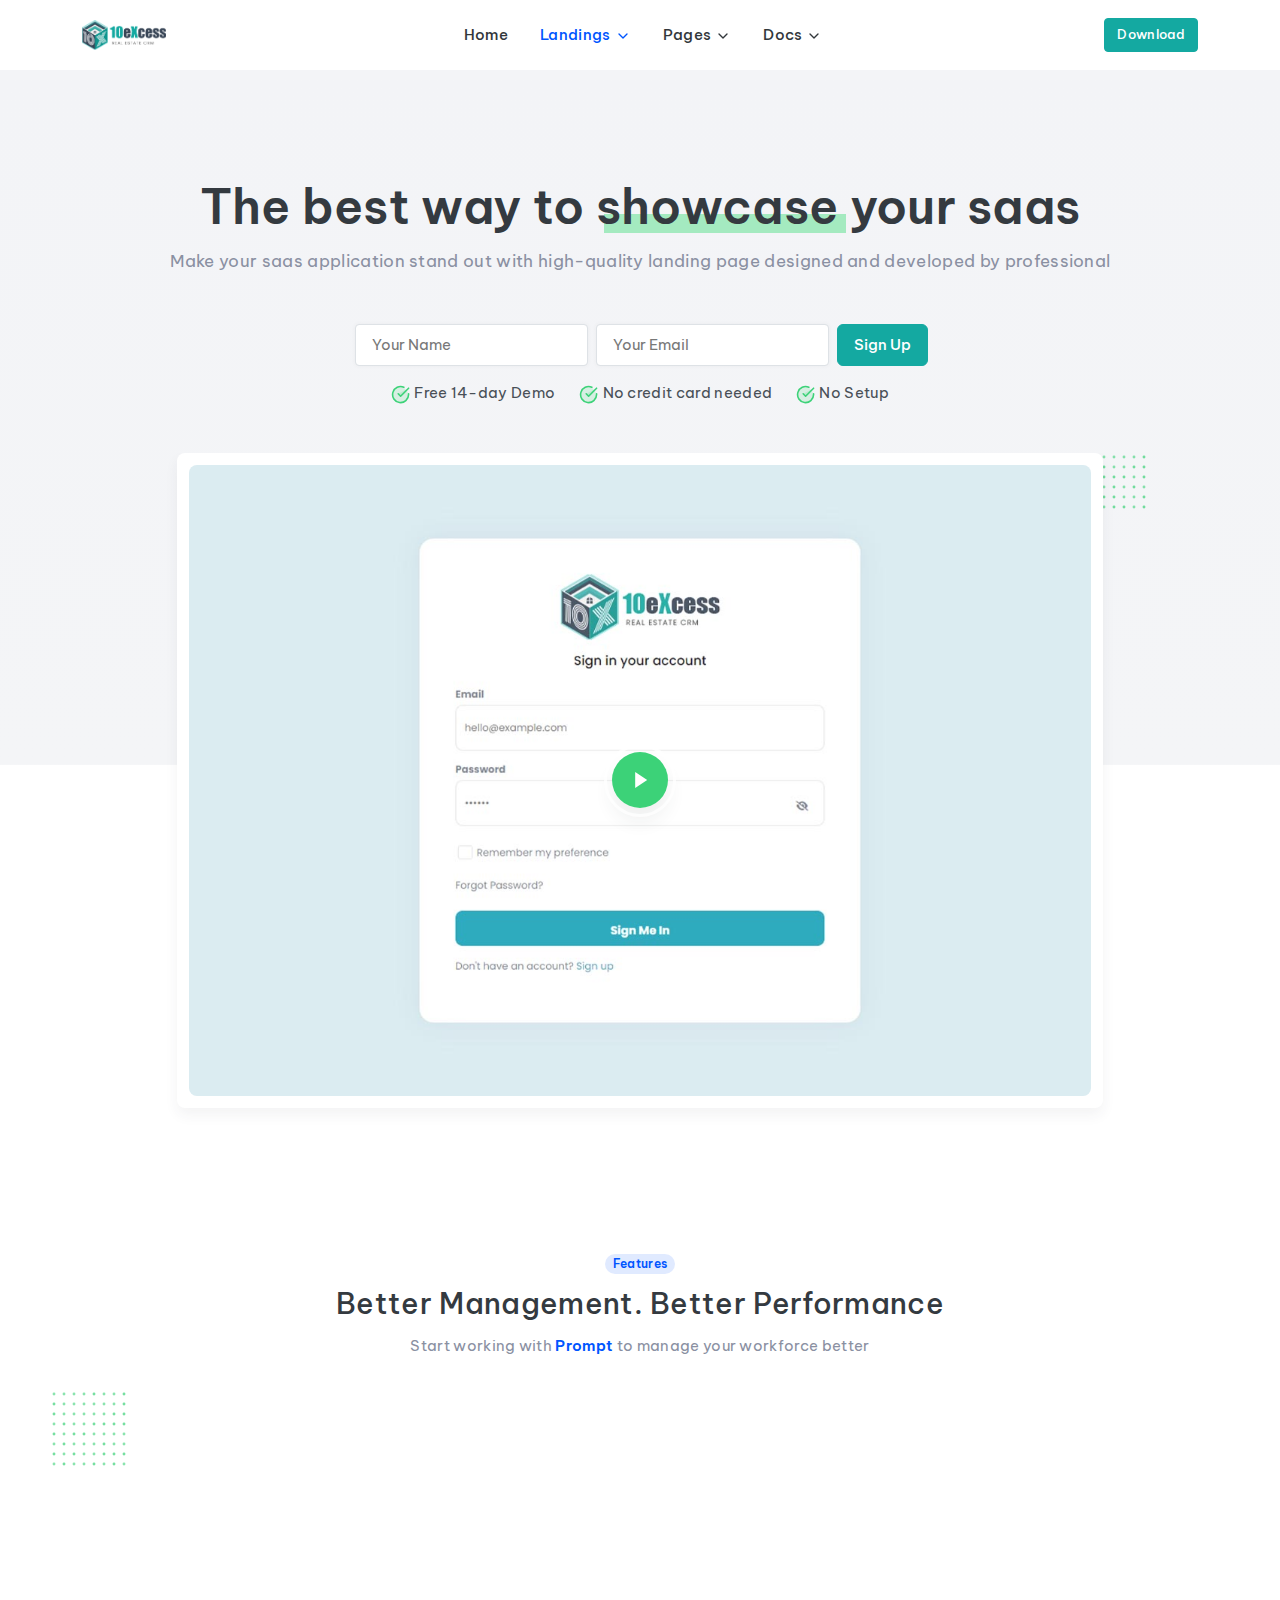
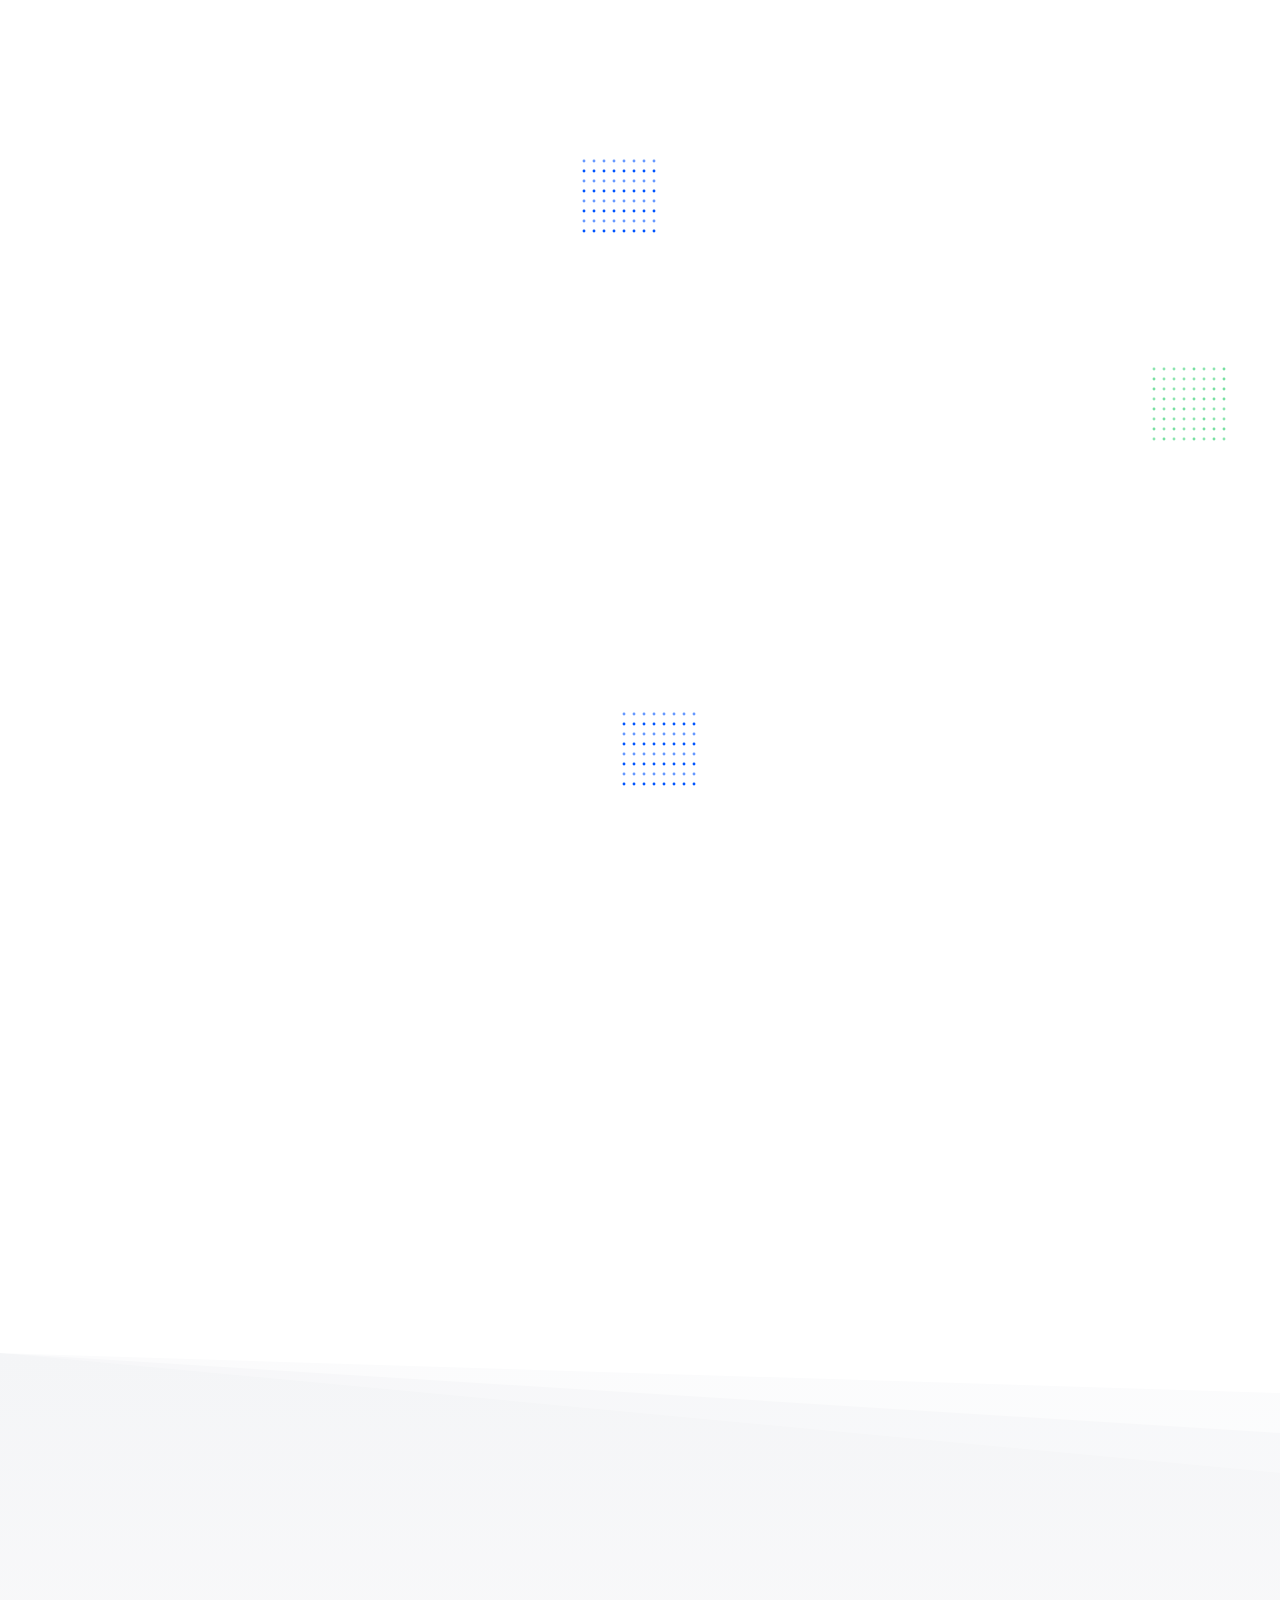
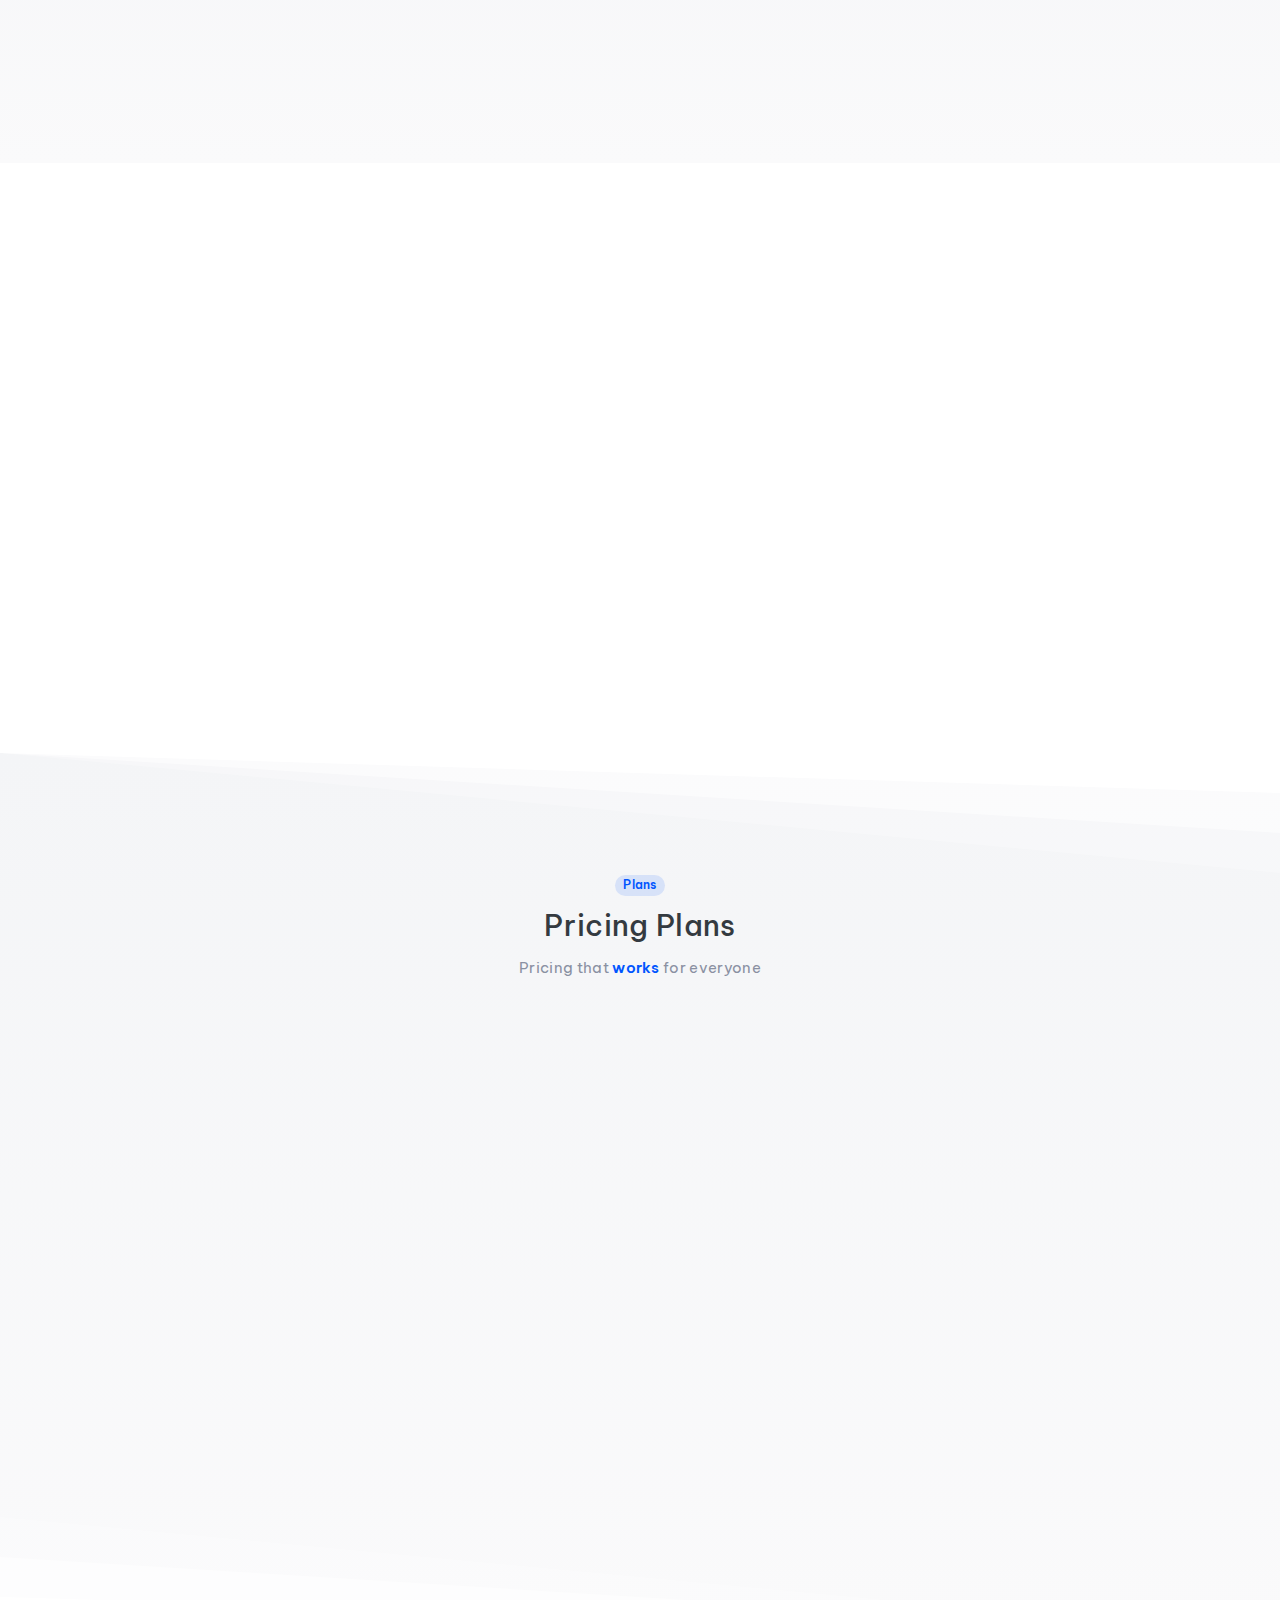
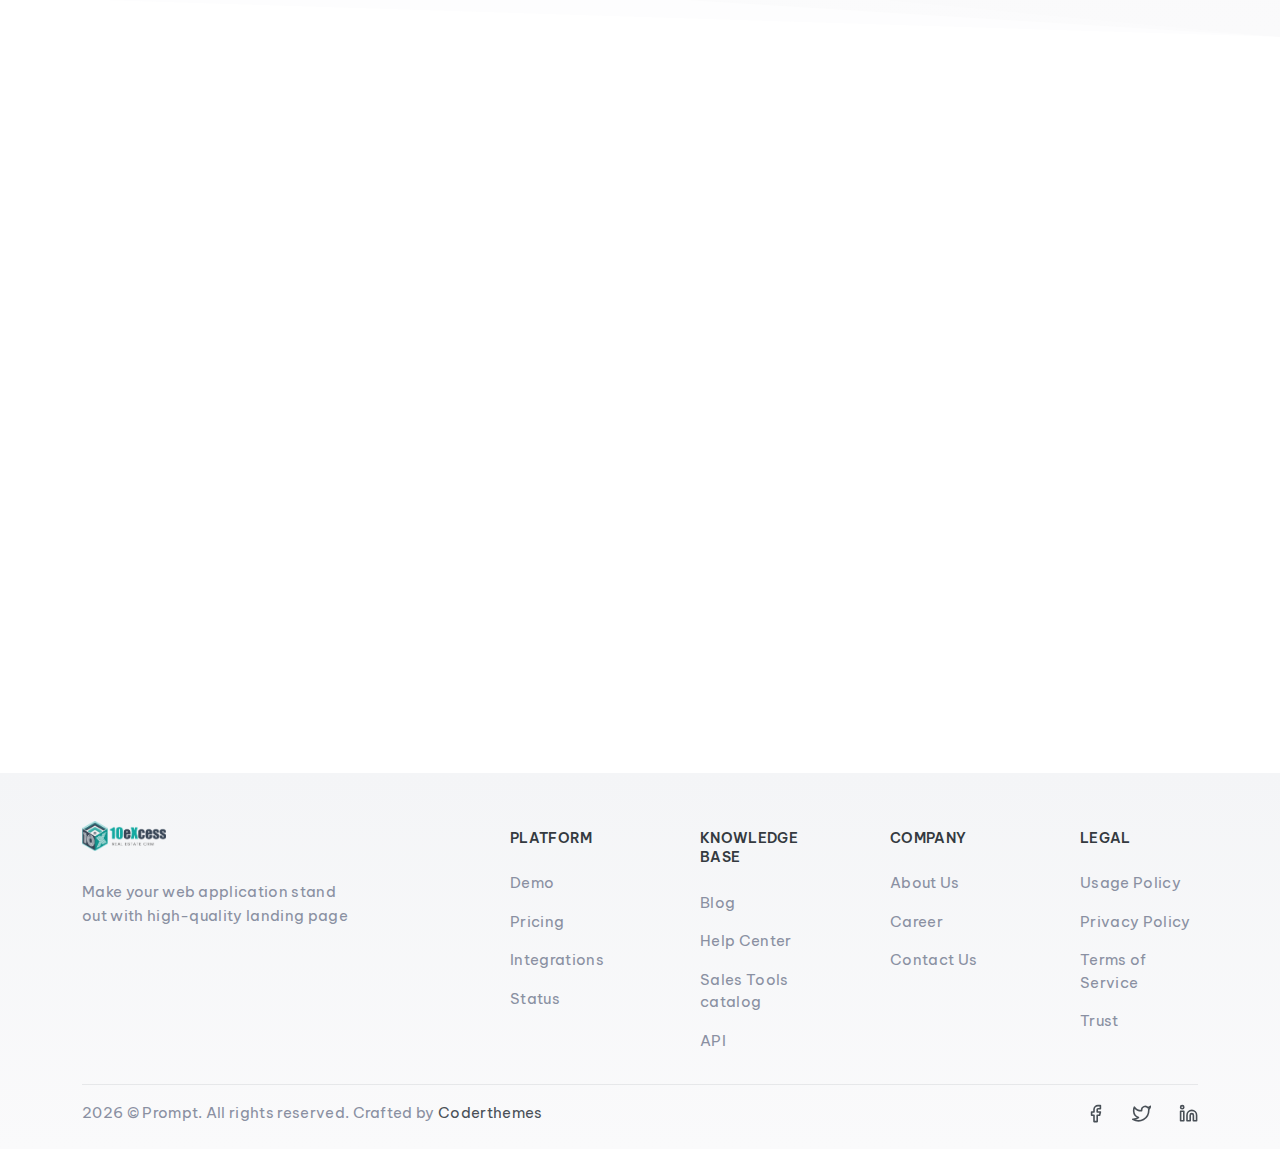
<file: home-saas2.html>
<!DOCTYPE html>
<html lang="en">

<head>
    <!-- meta -->
    <meta charset="utf-8" />
    <meta http-equiv="X-UA-Compatible" content="IE=edge" />
    <meta name="viewport" content="width=device-width, initial-scale=1, shrink-to-fit=no">


    <!-- title -->
    <title>Prompt | Saas Application Landing Page</title>
    <meta content="Coderthemes" name="author" />
    <meta content="A fully featured multi purpose template" name="description" />

    <!-- theme favicon -->
    <link rel="shortcut icon" href="./assets/images/favicon.png">


    <!-- third party plugins -->
    <link rel="stylesheet" href="./assets/css/vendor.min.css" type="text/css" />

    <!-- theme css -->
    <link rel="stylesheet" href="./assets/css/theme.min.css" type="text/css" />
</head>

<body>
    <div>
        <header>
          <nav class="navbar navbar-expand-lg topnav-menu navbar-light" >
            <div class="container">
              <a class="navbar-brand" href="/">
                <img src="./assets/images/logo.png" height="30" class="d-inline-block align-top" alt="" />
              </a>
              <a href="#" class="navbar-toggler" data-bs-toggle="collapse" data-bs-target="#topnav-menu-content3"
                aria-controls="topnav-menu-content3" aria-expanded="false" aria-label="Toggle navigation">
                <span class="navbar-toggler-icon"></span>
              </a>
              <div class="collapse navbar-collapse" id="topnav-menu-content3">
                
                  <ul class="navbar-nav align-items-lg-center mx-auto">
                      <li class="nav-item">
                          <a class="nav-link" href="/index.html">Home</a>
                      </li>
                      <li class="nav-item dropdown">
                          <a class="nav-link dropdown-toggle" href="#" id="navbarLandings" role="button" data-bs-toggle="dropdown" aria-haspopup="true" aria-expanded="false">
                              Landings<i data-feather="chevron-down" class="d-inline-block icon icon-xxs ms-1 mt-lg-0 mt-1"></i>
                          </a>
                          <div class="dropdown-menu dropdown-menu-lg" aria-labelledby="navbarLandings">
                              <div class="row mx-0">
                                  <div class="col-md-6 p-lg-0">
                                      <label class="nav-title fw-semibold fs-14 text-dark text-uppercase mb-3">Web</label>
                                      <ul class="nav">
                                          <li class="nav-item">
                                              <a class="nav-link" href="/home-app.html" aria-labelledby="navbarLandings">
                                                  <div class="d-flex align-items-center">
                                                      <span class="bg-soft-primary text-primary avatar avatar-xs shadow rounded icon icon-with-bg icon-xs me-3 flex-shrink-0">
                                                          <?xml version="1.0" encoding="UTF-8"?>
                                                          <svg width="24px" height="24px" viewBox="0 0 24 24" version="1.1" xmlns="http://www.w3.org/2000/svg" xmlns:xlink="http://www.w3.org/1999/xlink">
                                                              <!-- Generator: Sketch 52.2 (67145) - http://www.bohemiancoding.com/sketch -->
                                                              <title>Stockholm-icons / Devices / iPhone-X</title>
                                                              <desc>Created with Sketch.</desc>
                                                              <g id="Stockholm-icons-/-Devices-/-iPhone-X" stroke="none" stroke-width="1" fill="none" fill-rule="evenodd">
                                                                  <rect id="bound" x="0" y="0" width="24" height="24"></rect>
                                                                  <path d="M8,2.5 C7.30964406,2.5 6.75,3.05964406 6.75,3.75 L6.75,20.25 C6.75,20.9403559 7.30964406,21.5 8,21.5 L16,21.5 C16.6903559,21.5 17.25,20.9403559 17.25,20.25 L17.25,3.75 C17.25,3.05964406 16.6903559,2.5 16,2.5 L8,2.5 Z" id="Combined-Shape" fill="#335EEA" opacity="0.3"></path>
                                                                  <path d="M8,2.5 C7.30964406,2.5 6.75,3.05964406 6.75,3.75 L6.75,20.25 C6.75,20.9403559 7.30964406,21.5 8,21.5 L16,21.5 C16.6903559,21.5 17.25,20.9403559 17.25,20.25 L17.25,3.75 C17.25,3.05964406 16.6903559,2.5 16,2.5 L8,2.5 Z M8,1 L16,1 C17.5187831,1 18.75,2.23121694 18.75,3.75 L18.75,20.25 C18.75,21.7687831 17.5187831,23 16,23 L8,23 C6.48121694,23 5.25,21.7687831 5.25,20.25 L5.25,3.75 C5.25,2.23121694 6.48121694,1 8,1 Z M9.5,1.75 L14.5,1.75 C14.7761424,1.75 15,1.97385763 15,2.25 L15,3.25 C15,3.52614237 14.7761424,3.75 14.5,3.75 L9.5,3.75 C9.22385763,3.75 9,3.52614237 9,3.25 L9,2.25 C9,1.97385763 9.22385763,1.75 9.5,1.75 Z" id="Combined-Shape" fill="#335EEA"></path>
                                                              </g>
                                                          </svg>
                                                      </span>
                                                      <div class="flex-grow-1">
                                                          App
                                                      </div>
                                                  </div>
                                              </a>
                                          </li>
                                          <li class="nav-item active">
                                              <a class="nav-link mt-1" href="/home-saas.html" aria-labelledby="navbarLandings">
                                                  <div class="d-flex align-items-center">
                                                      <span class="bg-soft-success avatar avatar-xs shadow rounded icon icon-with-bg icon-xs text-success me-3 flex-shrink-0">
                                                          <?xml version="1.0" encoding="UTF-8"?>
                                                          <svg width="24px" height="24px" viewBox="0 0 24 24" version="1.1" xmlns="http://www.w3.org/2000/svg" xmlns:xlink="http://www.w3.org/1999/xlink">
                                                              <!-- Generator: Sketch 52.2 (67145) - http://www.bohemiancoding.com/sketch -->
                                                              <title>Stockholm-icons / Devices / Laptop</title>
                                                              <desc>Created with Sketch.</desc>
                                                              <g id="Stockholm-icons-/-Devices-/-Laptop" stroke="none" stroke-width="1" fill="none" fill-rule="evenodd">
                                                                  <rect id="bound" x="0" y="0" width="24" height="24"></rect>
                                                                  <path d="M6,8 L6,16 L18,16 L18,8 L6,8 Z M20,16 L21.381966,16 C21.7607381,16 22.1070012,16.2140024 22.2763932,16.5527864 L22.5,17 C22.6706654,17.3413307 22.5323138,17.7563856 22.190983,17.927051 C22.0950363,17.9750244 21.9892377,18 21.881966,18 L2.11803399,18 C1.73641461,18 1.42705098,17.6906364 1.42705098,17.309017 C1.42705098,17.2017453 1.45202663,17.0959467 1.5,17 L1.7236068,16.5527864 C1.89299881,16.2140024 2.23926193,16 2.61803399,16 L4,16 L4,8 C4,6.8954305 4.8954305,6 6,6 L18,6 C19.1045695,6 20,6.8954305 20,8 L20,16 Z" id="Combined-Shape" fill="#335EEA"></path>
                                                                  <polygon id="Combined-Shape" fill="#335EEA" opacity="0.3" points="6 8 6 16 18 16 18 8"></polygon>
                                                              </g>
                                                          </svg>
                                                      </span>
                                                      <div class="flex-grow-1">Saas Modern</div>
                                                  </div>
                                              </a>
                                          </li>
                                          <li class="nav-item">
                                              <a class="nav-link mt-1" href="/home-saas2.html" aria-labelledby="navbarLandings">
                                                  <div class="d-flex align-items-center">
                                                      <span class="bg-soft-info avatar avatar-xs shadow rounded icon icon-with-bg icon-xs text-info me-3 flex-shrink-0">
                                                          <?xml version="1.0" encoding="UTF-8"?>
                                                          <svg width="24px" height="24px" viewBox="0 0 24 24" version="1.1" xmlns="http://www.w3.org/2000/svg" xmlns:xlink="http://www.w3.org/1999/xlink">
                                                              <!-- Generator: Sketch 52.2 (67145) - http://www.bohemiancoding.com/sketch -->
                                                              <title>Stockholm-icons / Devices / Display#2</title>
                                                              <desc>Created with Sketch.</desc>
                                                              <g id="Stockholm-icons-/-Devices-/-Display#2" stroke="none" stroke-width="1" fill="none" fill-rule="evenodd">
                                                                  <rect id="bound" x="0" y="0" width="24" height="24"></rect>
                                                                  <polygon id="Combined-Shape" fill="#335EEA" opacity="0.3" points="6 7 6 15 18 15 18 7"></polygon>
                                                                  <path d="M11,19 L11,16 C11,15.4477153 11.4477153,15 12,15 C12.5522847,15 13,15.4477153 13,16 L13,19 L14.5,19 C14.7761424,19 15,19.2238576 15,19.5 C15,19.7761424 14.7761424,20 14.5,20 L9.5,20 C9.22385763,20 9,19.7761424 9,19.5 C9,19.2238576 9.22385763,19 9.5,19 L11,19 Z" id="Combined-Shape" fill="#335EEA" opacity="0.3"></path>
                                                                  <path d="M6,7 L6,15 L18,15 L18,7 L6,7 Z M6,5 L18,5 C19.1045695,5 20,5.8954305 20,7 L20,15 C20,16.1045695 19.1045695,17 18,17 L6,17 C4.8954305,17 4,16.1045695 4,15 L4,7 C4,5.8954305 4.8954305,5 6,5 Z" id="Combined-Shape" fill="#335EEA"></path>
                                                              </g>
                                                          </svg>
                                                      </span>
                                                      <div class="flex-grow-1">Saas Classic</div>
                                                  </div>
                                              </a>
                                          </li>
                                          <li class="nav-item">
                                              <a class="nav-link mt-1" href="/home-startup.html" aria-labelledby="navbarLandings">
                                                  <div class="d-flex align-items-center">
                                                      <span class="bg-soft-orange avatar avatar-xs shadow rounded icon icon-with-bg icon-xs text-orange me-3 flex-shrink-0">
                                                          <?xml version="1.0" encoding="UTF-8"?>
                                                          <svg width="24px" height="24px" viewBox="0 0 24 24" version="1.1" xmlns="http://www.w3.org/2000/svg" xmlns:xlink="http://www.w3.org/1999/xlink">
                                                              <!-- Generator: Sketch 52.2 (67145) - http://www.bohemiancoding.com/sketch -->
                                                              <title>Stockholm-icons / Devices / Diagnostics</title>
                                                              <desc>Created with Sketch.</desc>
                                                              <g id="Stockholm-icons-/-Devices-/-Diagnostics" stroke="none" stroke-width="1" fill="none" fill-rule="evenodd">
                                                                  <rect id="bound" x="0" y="0" width="24" height="24"></rect>
                                                                  <rect id="Combined-Shape" fill="#335EEA" opacity="0.3" x="2" y="3" width="20" height="18" rx="2"></rect>
                                                                  <path d="M9.9486833,13.3162278 C9.81256925,13.7245699 9.43043041,14 9,14 L5,14 C4.44771525,14 4,13.5522847 4,13 C4,12.4477153 4.44771525,12 5,12 L8.27924078,12 L10.0513167,6.68377223 C10.367686,5.73466443 11.7274983,5.78688777 11.9701425,6.75746437 L13.8145063,14.1349195 L14.6055728,12.5527864 C14.7749648,12.2140024 15.1212279,12 15.5,12 L19,12 C19.5522847,12 20,12.4477153 20,13 C20,13.5522847 19.5522847,14 19,14 L16.118034,14 L14.3944272,17.4472136 C13.9792313,18.2776054 12.7550291,18.143222 12.5298575,17.2425356 L10.8627389,10.5740611 L9.9486833,13.3162278 Z" id="Path-108" fill="#335EEA"></path>
                                                                  <circle id="Oval" fill="#335EEA" opacity="0.3" cx="19" cy="6" r="1"></circle>
                                                              </g>
                                                          </svg>
                                                      </span>
                                                      <div class="flex-grow-1">Startup</div>
                                                  </div>
                                              </a>
                                          </li>
                                          <li class="nav-item">
                                              <a class="nav-link mt-1" href="/home-software.html" aria-labelledby="navbarLandings">
                                                  <div class="d-flex align-items-center">
                                                      <span class="bg-soft-warning avatar avatar-xs shadow rounded icon icon-with-bg icon-xs text-warning me-3 flex-shrink-0">
                                                          <?xml version="1.0" encoding="UTF-8"?>
                                                          <svg width="24px" height="24px" viewBox="0 0 24 24" version="1.1" xmlns="http://www.w3.org/2000/svg" xmlns:xlink="http://www.w3.org/1999/xlink">
                                                              <!-- Generator: Sketch 52.2 (67145) - http://www.bohemiancoding.com/sketch -->
                                                              <title>Stockholm-icons / Shopping / Box#2</title>
                                                              <desc>Created with Sketch.</desc>
                                                              <g id="Stockholm-icons-/-Shopping-/-Box#2" stroke="none" stroke-width="1" fill="none" fill-rule="evenodd">
                                                                  <rect id="bound" x="0" y="0" width="24" height="24"></rect>
                                                                  <path d="M4,9.67471899 L10.880262,13.6470401 C10.9543486,13.689814 11.0320333,13.7207107 11.1111111,13.740321 L11.1111111,21.4444444 L4.49070127,17.526473 C4.18655139,17.3464765 4,17.0193034 4,16.6658832 L4,9.67471899 Z M20,9.56911707 L20,16.6658832 C20,17.0193034 19.8134486,17.3464765 19.5092987,17.526473 L12.8888889,21.4444444 L12.8888889,13.6728275 C12.9050191,13.6647696 12.9210067,13.6561758 12.9368301,13.6470401 L20,9.56911707 Z" id="Combined-Shape" fill="#335EEA"></path>
                                                                  <path d="M4.21611835,7.74669402 C4.30015839,7.64056877 4.40623188,7.55087574 4.5299008,7.48500698 L11.5299008,3.75665466 C11.8237589,3.60013944 12.1762411,3.60013944 12.4700992,3.75665466 L19.4700992,7.48500698 C19.5654307,7.53578262 19.6503066,7.60071528 19.7226939,7.67641889 L12.0479413,12.1074394 C11.9974761,12.1365754 11.9509488,12.1699127 11.9085461,12.2067543 C11.8661433,12.1699127 11.819616,12.1365754 11.7691509,12.1074394 L4.21611835,7.74669402 Z" id="Path" fill="#335EEA" opacity="0.3"></path>
                                                              </g>
                                                          </svg>
                                                      </span>
                                                      <div class="flex-grow-1">Software</div>
                                                  </div>
                                              </a>
                                          </li>
                                      </ul>
                                  </div>
                                  <div class="col-md-6 p-lg-0">
                                      <label class="nav-title fw-semibold fs-14 text-dark text-uppercase my-3 mt-md-0">Services</label>
                                      <div class="row">
                                          <div class="col-sm-6">
                                              <ul class="nav">
                                                  <li class="nav-item">
                                                      <a class="nav-link" href="/home-agency.html" aria-labelledby="navbarLandings">
                                                          <div class="d-flex align-items-center">
                                                              <span class="bg-soft-secondary avatar avatar-xs shadow rounded icon icon-with-bg icon-xs text-secondary me-3 flex-shrink-0">
                                                                  <?xml version="1.0" encoding="UTF-8"?>
                                                                  <svg width="24px" height="24px" viewBox="0 0 24 24" version="1.1" xmlns="http://www.w3.org/2000/svg" xmlns:xlink="http://www.w3.org/1999/xlink">
                                                                      <!-- Generator: Sketch 52.2 (67145) - http://www.bohemiancoding.com/sketch -->
                                                                      <title>Stockholm-icons / Design / Color-profile</title>
                                                                      <desc>Created with Sketch.</desc>
                                                                      <g id="Stockholm-icons-/-Design-/-Color-profile" stroke="none" stroke-width="1" fill="none" fill-rule="evenodd">
                                                                          <rect id="bound" x="0" y="0" width="24" height="24"></rect>
                                                                          <path d="M12,10.9996338 C12.8356605,10.3719448 13.8743941,10 15,10 C17.7614237,10 20,12.2385763 20,15 C20,17.7614237 17.7614237,20 15,20 C13.8743941,20 12.8356605,19.6280552 12,19.0003662 C11.1643395,19.6280552 10.1256059,20 9,20 C6.23857625,20 4,17.7614237 4,15 C4,12.2385763 6.23857625,10 9,10 C10.1256059,10 11.1643395,10.3719448 12,10.9996338 Z M13.3336047,12.504354 C13.757474,13.2388026 14,14.0910788 14,15 C14,15.9088933 13.7574889,16.761145 13.3336438,17.4955783 C13.8188886,17.8206693 14.3938466,18 15,18 C16.6568542,18 18,16.6568542 18,15 C18,13.3431458 16.6568542,12 15,12 C14.3930587,12 13.8175971,12.18044 13.3336047,12.504354 Z" id="Combined-Shape" fill="#335EEA" opacity="0.3"></path>
                                                                          <circle id="Oval-14" fill="#335EEA" cx="12" cy="9" r="5"></circle>
                                                                      </g>
                                                                  </svg>
                                                              </span>
                                                              <div class="flex-grow-1">Agency</div>
                                                          </div>
                                                      </a>
                                                  </li>
                                                  <li class="nav-item">
                                                      <a class="nav-link mt-1" href="/home-coworking.html" aria-labelledby="navbarLandings">
                                                          <div class="d-flex align-items-center">
                                                              <span class="bg-soft-info avatar avatar-xs shadow rounded icon icon-with-bg icon-xs text-info me-3 flex-shrink-0">
                                                                  <?xml version="1.0" encoding="UTF-8"?>
                                                                  <svg width="24px" height="24px" viewBox="0 0 24 24" version="1.1" xmlns="http://www.w3.org/2000/svg" xmlns:xlink="http://www.w3.org/1999/xlink">
                                                                      <!-- Generator: Sketch 52.2 (67145) - http://www.bohemiancoding.com/sketch -->
                                                                      <title>Stockholm-icons / Home / Home</title>
                                                                      <desc>Created with Sketch.</desc>
                                                                      <g id="Stockholm-icons-/-Home-/-Home" stroke="none" stroke-width="1" fill="none" fill-rule="evenodd">
                                                                          <rect id="bound" x="0" y="0" width="24" height="24"></rect>
                                                                          <path d="M3.95709826,8.41510662 L11.47855,3.81866389 C11.7986624,3.62303967 12.2013376,3.62303967 12.52145,3.81866389 L20.0429,8.41510557 C20.6374094,8.77841684 21,9.42493654 21,10.1216692 L21,19.0000642 C21,20.1046337 20.1045695,21.0000642 19,21.0000642 L4.99998155,21.0000673 C3.89541205,21.0000673 2.99998155,20.1046368 2.99998155,19.0000673 L2.99999828,10.1216672 C2.99999935,9.42493561 3.36258984,8.77841732 3.95709826,8.41510662 Z M10,13 C9.44771525,13 9,13.4477153 9,14 L9,17 C9,17.5522847 9.44771525,18 10,18 L14,18 C14.5522847,18 15,17.5522847 15,17 L15,14 C15,13.4477153 14.5522847,13 14,13 L10,13 Z" id="Combined-Shape" fill="#335EEA"></path>
                                                                      </g>
                                                                  </svg>
                                                              </span>
                                                              <div class="flex-grow-1">Coworking</div>
                                                          </div>
                                                      </a>
                                                  </li>
                                                  <li class="nav-item">
                                                      <a class="nav-link mt-1" href="/home-crypto.html" aria-labelledby="navbarLandings">
                                                          <div class="d-flex align-items-center">
                                                              <span class="bg-soft-orange avatar avatar-xs shadow rounded icon icon-with-bg icon-xs text-orange me-3 flex-shrink-0">
                                                                  <?xml version="1.0" encoding="UTF-8"?>
                                                                  <svg width="24px" height="24px" viewBox="0 0 24 24" version="1.1" xmlns="http://www.w3.org/2000/svg" xmlns:xlink="http://www.w3.org/1999/xlink">
                                                                      <!-- Generator: Sketch 52.2 (67145) - http://www.bohemiancoding.com/sketch -->
                                                                      <title>Stockholm-icons / Shopping / Bitcoin</title>
                                                                      <desc>Created with Sketch.</desc>
                                                                      <g id="Stockholm-icons-/-Shopping-/-Bitcoin" stroke="none" stroke-width="1" fill="none" fill-rule="evenodd">
                                                                          <rect id="bound" x="0" y="0" width="24" height="24"></rect>
                                                                          <rect id="Rectangle" fill="#335EEA" opacity="0.3" x="11" y="2" width="2" height="5" rx="1"></rect>
                                                                          <rect id="Rectangle-Copy-3" fill="#335EEA" opacity="0.3" x="11" y="16" width="2" height="5" rx="1"></rect>
                                                                          <path d="M17.875,14.086 C17.875,14.8206703 17.7293348,15.4381642 17.438,15.9385 C17.1466652,16.4388358 16.7603357,16.8409985 16.279,17.145 C15.7976643,17.4490015 15.2498364,17.6674993 14.6355,17.8005 C14.0211636,17.9335007 13.3910032,18 12.745,18 L7,18 L7,4.548 L12.745,4.548 C13.2643359,4.548 13.7963306,4.60183279 14.341,4.7095 C14.8856694,4.8171672 15.3796644,5.00083204 15.823,5.2605 C16.2663356,5.52016796 16.6273319,5.87166445 16.906,6.315 C17.1846681,6.75833555 17.324,7.32199658 17.324,8.006 C17.324,8.75333707 17.1213354,9.3708309 16.716,9.8585 C16.3106646,10.3461691 15.77867,10.6976656 15.12,10.913 C15.5000019,11.0143337 15.8578317,11.1314991 16.1935,11.3025 C16.5291683,11.4735009 16.8204988,11.6919987 17.0675,11.958 C17.3145012,12.2240013 17.5108326,12.5343316 17.6565,12.889 C17.8021674,13.2436684 17.875,13.6426645 17.875,14.086 Z M14.189,8.443 C14.189,7.98699772 14.0148351,7.65450105 13.6665,7.4455 C13.3181649,7.23649896 12.8020034,7.132 12.118,7.132 L10.522,7.132 L10.522,9.906 L12.27,9.906 C12.878003,9.906 13.3498317,9.78250124 13.6855,9.5355 C14.0211683,9.28849877 14.189,8.92433574 14.189,8.443 Z M14.626,13.782 C14.626,13.2246639 14.4170021,12.8383344 13.999,12.623 C13.5809979,12.4076656 13.0236701,12.3 12.327,12.3 L10.522,12.3 L10.522,15.378 L12.346,15.378 C12.5993346,15.378 12.8621653,15.3558336 13.1345,15.3115 C13.4068347,15.2671664 13.6538322,15.1880006 13.8755,15.074 C14.0971678,14.9599994 14.277666,14.798501 14.417,14.5895 C14.556334,14.380499 14.626,14.111335 14.626,13.782 Z" id="Combined-Shape" fill="#335EEA"></path>
                                                                      </g>
                                                                  </svg>
                                                              </span>
                                                              <div class="flex-grow-1">Crypto</div>
                                                          </div>
                                                      </a>
                                                  </li>
                                                  <li class="nav-item">
                                                      <a class="nav-link mt-1" href="/home-marketing.html" aria-labelledby="navbarLandings">
                                                          <div class="d-flex align-items-center">
                                                              <span class="bg-soft-primary avatar avatar-xs shadow rounded icon icon-with-bg icon-xs text-primary me-3 flex-shrink-0">
                                                                  <?xml version="1.0" encoding="UTF-8"?>
                                                                  <svg width="24px" height="24px" viewBox="0 0 24 24" version="1.1" xmlns="http://www.w3.org/2000/svg" xmlns:xlink="http://www.w3.org/1999/xlink">
                                                                      <!-- Generator: Sketch 52.2 (67145) - http://www.bohemiancoding.com/sketch -->
                                                                      <title>Stockholm-icons / Communication / Urgent-mail</title>
                                                                      <desc>Created with Sketch.</desc>
                                                                      <g id="Stockholm-icons-/-Communication-/-Urgent-mail" stroke="none" stroke-width="1" fill="none" fill-rule="evenodd">
                                                                          <rect id="bound" x="0" y="0" width="24" height="24"></rect>
                                                                          <path d="M12.7037037,14 L15.6666667,10 L13.4444444,10 L13.4444444,6 L9,12 L11.2222222,12 L11.2222222,14 L6,14 C5.44771525,14 5,13.5522847 5,13 L5,3 C5,2.44771525 5.44771525,2 6,2 L18,2 C18.5522847,2 19,2.44771525 19,3 L19,13 C19,13.5522847 18.5522847,14 18,14 L12.7037037,14 Z" id="Combined-Shape" fill="#335EEA" opacity="0.3"></path>
                                                                          <path d="M9.80428954,10.9142091 L9,12 L11.2222222,12 L11.2222222,16 L15.6666667,10 L15.4615385,10 L20.2072547,6.57253826 C20.4311176,6.4108595 20.7436609,6.46126971 20.9053396,6.68513259 C20.9668779,6.77033951 21,6.87277228 21,6.97787787 L21,17 C21,18.1045695 20.1045695,19 19,19 L5,19 C3.8954305,19 3,18.1045695 3,17 L3,6.97787787 C3,6.70173549 3.22385763,6.47787787 3.5,6.47787787 C3.60510559,6.47787787 3.70753836,6.51099993 3.79274528,6.57253826 L9.80428954,10.9142091 Z" id="Combined-Shape" fill="#335EEA"></path>
                                                                      </g>
                                                                  </svg>
                                                              </span>
                                                              <div class="flex-grow-1">Marketing</div>
                                                          </div>
                                                      </a>
                                                  </li>
                                                  <li class="nav-item">
                                                      <a class="nav-link mt-2" href="/home-portfolio.html" aria-labelledby="navbarLandings">
                                                          <div class="d-flex align-items-center">
                                                              <span class="bg-soft-danger avatar avatar-xs shadow rounded icon icon-with-bg icon-xs text-danger me-3 flex-shrink-0">
                                                                  <?xml version="1.0" encoding="UTF-8"?>
                                                                  <svg width="24px" height="24px" viewBox="0 0 24 24" version="1.1" xmlns="http://www.w3.org/2000/svg" xmlns:xlink="http://www.w3.org/1999/xlink">
                                                                      <!-- Generator: Sketch 52.2 (67145) - http://www.bohemiancoding.com/sketch -->
                                                                      <title>Stockholm-icons / Design / Image</title>
                                                                      <desc>Created with Sketch.</desc>
                                                                      <g id="Stockholm-icons-/-Design-/-Image" stroke="none" stroke-width="1" fill="none" fill-rule="evenodd">
                                                                          <polygon id="Shape" points="0 0 24 0 24 24 0 24"></polygon>
                                                                          <path d="M6,5 L18,5 C19.6568542,5 21,6.34314575 21,8 L21,17 C21,18.6568542 19.6568542,20 18,20 L6,20 C4.34314575,20 3,18.6568542 3,17 L3,8 C3,6.34314575 4.34314575,5 6,5 Z M5,17 L14,17 L9.5,11 L5,17 Z M16,14 C17.6568542,14 19,12.6568542 19,11 C19,9.34314575 17.6568542,8 16,8 C14.3431458,8 13,9.34314575 13,11 C13,12.6568542 14.3431458,14 16,14 Z" id="Rectangle-25" fill="#335EEA"></path>
                                                                      </g>
                                                                  </svg>
                                                              </span>
                                                              <div class="flex-grow-1">Portfolio</div>
                                                          </div>
                                                      </a>
                                                  </li>
                                              </ul>
                                          </div>
                                      </div>
                                  </div>
                              </div>
                          </div>
                      </li>
                      <li class="nav-item dropdown">
                          <a class="nav-link dropdown-toggle" href="#" id="navbarPages" role="button" data-bs-toggle="dropdown"
                              aria-haspopup="true" aria-expanded="false">
                              Pages<i data-feather="chevron-down" class="d-inline-block icon icon-xxs ms-1 mt-lg-0 mt-1"></i>
                          </a>
                          <div class="dropdown-menu" aria-labelledby="navbarPages">
                              <ul class="nav">
                                  <li class="nav-item dropdown">
                                      <a class="nav-link dropdown-toggle" href="#" id="accountPages" role="button" data-bs-toggle="dropdown" aria-labelledby="navbarPages"
                                          aria-haspopup="true" aria-expanded="false">
                                          Account
                                          <div class="arrow"></div>
                                      </a>
                                      <div class="dropdown-menu" aria-labelledby="accountPages">
                                          <ul class="nav">
                                              <li class="nav-item">
                                                  <a class="nav-link" href="/account-login.html">Login</a>
                                              </li>
                                              <li class="nav-item">
                                                  <a class="nav-link" href="/account-signup.html">SignUp</a>
                                              </li>
                                              <li class="nav-item">
                                                  <a class="nav-link" href="/account-forget-password.html">Forget Password</a>
                                              </li>
                                              <li class="nav-item">
                                                  <a class="nav-link" href="/account-confirm.html">Confirm Account</a>
                                              </li>
                                              <li class="nav-item">
                                                  <hr class="my-2" />
                                              </li>
                                              <li class="nav-item">
                                                  <a class="nav-link" href="/dashboard.html">Dashboard</a>
                                              </li>
                                              <li class="nav-item">
                                                  <a class="nav-link" href="/account-settings.html">Settings</a>
                                              </li>
                                          </ul>
                                      </div>
                                  </li>
                                  <li class="nav-item dropdown">
                                      <a class="nav-link dropdown-toggle" href="#" id="blogPages" role="button" data-bs-toggle="dropdown" aria-haspopup="true" aria-expanded="false"  aria-labelledby="navbarPages">
                                          Blog
                                          <div class="arrow"></div>
                                      </a>
                                      <div class="dropdown-menu" aria-labelledby="blogPages">
                                          <ul class="nav">
                                              <li class="nav-item">
                                                  <a class="nav-link" href="/blog.html" aria-labelledby="blogPages">Blog</a>
                                              </li>
                                              <li class="nav-item">
                                                  <a class="nav-link" href="/blog-post.html" aria-labelledby="blogPages">Blog Post</a>
                                              </li>
                                          </ul>
                                      </div>
                                  </li>
                                  <li class="nav-item">
                                      <hr class="my-2" />
                                  </li>
                                  <li class="nav-item">
                                      <a class="nav-link" href="/company.html" aria-labelledby="navbarPages">Company</a>
                                  </li>
                                  <li class="nav-item">
                                      <a class="nav-link" href="/contact.html" aria-labelledby="navbarPages">Contact</a>
                                  </li>
                                  <li class="nav-item">
                                      <a class="nav-link" href="/career.html" aria-labelledby="navbarPages">Career</a>
                                  </li>
                                  <li class="nav-item">
                                      <a class="nav-link" href="/pricing.html" aria-labelledby="navbarPages">Pricing</a>
                                  </li>
                                  <li class="nav-item dropdown">
                                      <a class="nav-link dropdown-toggle" href="#" id="portfolioPages" role="button" data-bs-toggle="dropdown" aria-haspopup="true" aria-expanded="false" aria-labelledby="navbarPages">
                                          Portfolio
                                          <div class="arrow"></div>
                                      </a>
                                      <div class="dropdown-menu" aria-labelledby="portfolioPages">
                                          <ul class="nav">
                                              <li class="nav-item">
                                                  <a class="nav-link" href="/portfolio-grid.html" aria-labelledby="portfolioPages">Portfolio Grid</a>
                                              </li>
                                              <li class="nav-item">
                                                  <a class="nav-link" href="/portfolio-masonry.html" aria-labelledby="portfolioPages">Portfolio Masonry</a>
                                              </li>
                                              <li class="nav-item">
                                                  <a class="nav-link" href="/portfolio-item.html" aria-labelledby="portfolioPages">Portfolio Item</a>
                                              </li>
                                          </ul>
                                      </div>
                                  </li>
                                  <li class="nav-item">
                                      <hr class="my-2" />
                                  </li>
                                  <li class="nav-item">
                                      <a class="nav-link" href="/help-desk.html" aria-labelledby="navbarPages">Help</a>
                                  </li>
                              </ul>
                          </div>
                      </li>

                      <li class="nav-item dropdown">
                          <a class="nav-link dropdown-toggle" href="#" id="navbarDocs" role="button" data-bs-toggle="dropdown" aria-haspopup="true" aria-expanded="false">
                              Docs<i data-feather="chevron-down" class="d-inline-block icon icon-xxs ms-1 mt-lg-0 mt-1"></i>
                          </a>
                          <div class="dropdown-menu" aria-labelledby="navbarDocs">
                              <ul class="nav">
                                  <li class="nav-item">
                                      <a class="nav-link" href="/docs/index.html" aria-labelledby="navbarDocs">Getting Started</a>
                                  </li>
                                  <li class="nav-item">
                                      <a class="nav-link" href="/docs/bootstrap.html" aria-labelledby="navbarDocs">Components</a>
                                  </li>
                                  <li class="nav-item">
                                      <hr class="my-2" />
                                  </li>
                                  <li class="nav-item">
                                      <a class="nav-link" href="/docs/change-log.html" aria-labelledby="navbarDocs">Change Log</a>
                                  </li>
                              </ul>
                          </div>
                      </li>

                      

                  </ul>

                  <ul class="navbar-nav">
                    <li class="nav-item">
                      <a class="btn btn-primary btn-sm" href="#">Download</a>
                    </li>
                  </ul>
                

                

              </div>
            </div>
          </nav>
        </header>

        <section class="position-relative hero-11 py-1 pt-7 pb-sm-6">
            <div class="container hero-content">
                <div class="row align-items-center">
                    <div class="col-12 text-center">
                        <h1 class="hero-title">The best way to <span
                                class="highlight highlight-success d-inline-block">showcase</span> your saas</h1>

                        <p class="fs-17 text-muted pt-0">
                            Make your saas application stand out with high-quality landing page designed and developed by
                            professional
                        </p>

                        <div class="mt-4 mt-sm-5 pt-0 d-flex align-items-center justify-content-center">
                            <div class="row g-2 text-start">
                                <div class="col-sm-5">
                                    <label class="visually-hidden" for="name">Name</label>
                                    <input type="text" class="form-control mb-2 me-sm-2 shadow-sm" name="name" id="name" placeholder="Your Name">
                                </div>
                                <div class="col-sm-5">
                                    <label class="visually-hidden" for="email">Email</label>
                                    <input type="email" class="form-control mb-2 me-sm-2 shadow-sm" name="email" id="email" placeholder="Your Email">
                                </div>
                                <div class="col-sm-2">
                                    <button type="submit" class="btn btn-primary mb-2 text-nowrap">Sign Up</button>
                                </div>
                            </div>
                        </div>
                        <div class="d-flex mt-2 justify-content-center">
                            <div class="me-4"><i data-feather="check-circle" class="icon icon-dual-success icon-xs me-1"></i>Free 14-day Demo</div>
                            <div class="me-4"><i data-feather="check-circle" class="icon icon-dual-success icon-xs me-1"></i>No credit card needed</div>
                            <div><i data-feather="check-circle" class="icon icon-dual-success icon-xs me-1"></i>No Setup</div>
                        </div>
                    </div>
                    <!-- End col -->
                </div>
                <!-- End row -->
            </div>

            <div class="feature-container position-relative overflow-hidden mt-5 mb-4">
                <div class="container">
                    <div class="row align-items-center justify-content-center zindex-1 slider-container">
                        <div class="col-10 text-center zindex-1">
                            <div class="card rounded-lg shadow" data-aos="fade-up" data-aos-duration="2000">
                                <div class="card-body slider-container-body">
                                    <!-- Swiper -->
                                    <div class="slider">
                                        <div class="swiper-container" data-toggle="swiper" data-swiper='{"slidesPerView":1, "loop":true, "spaceBetween": 0, "autoplay": {"delay": 5000}, "breakpoints": {"576": {"slidesPerView": 1.2 }, "768": { "slidesPerView": 1 } }, "roundLengths":true}'>
                                            <div class="swiper-wrapper">
                                                <div class="swiper-slide">
                                                    <div class="swiper-slide-content">
                                                        <div class="video-overlay d-flex align-items-center justify-content-center">
                                                            <a href="#" class="btn-play success"></a>
                                                        </div>
                                                        <img src="./assets/images/hero/saas1.jpg" alt="" class="img-fluid rounded-lg" />
                                                    </div>
                                                </div>
                                                <!-- swiper-slide End -->

                                                <div class="swiper-slide">
                                                    <div class="swiper-slide-content">
                                                        <div class="video-overlay d-flex align-items-center justify-content-center">
                                                            <a href="#" class="btn-play success"></a>
                                                        </div>
                                                        <img src="./assets/images/hero/saas2.jpg" alt="" class="img-fluid rounded-lg" />
                                                    </div>
                                                </div>
                                                <!-- swiper-slide End -->

                                                <div class="swiper-slide">
                                                    <div class="swiper-slide-content">
                                                        <div class="video-overlay d-flex align-items-center justify-content-center">
                                                            <a href="#" class="btn-play success"></a>
                                                        </div>
                                                        <img src="./assets/images/hero/saas3.jpg" alt="" class="img-fluid rounded-lg" />
                                                    </div>
                                                </div>
                                                <!-- swiper-slide End -->
                                            </div>
                                            <!-- swiper-wrapper End -->
                                        </div>
                                    </div>
                                </div>
                            </div>
                        </div>
                    </div>
                </div>
            </div>
        </section>

    </div>

    <!-- features start -->
    <section class="position-relative overflow-hidden py-4 pb-lg-7">
        <div class="container">
            <div class="row justify-content-center">
                <div class="col text-center">
                    <span class="badge rounded-pill badge-soft-primary px-2 py-1">Features</span>
                    <h1 class="display-5 fw-medium">Better Management. Better Performance</h1>
                    <p class="text-muted mx-auto">
                        Start working with <span class="text-primary fw-bold">Prompt</span> to manage your workforce better
                    </p>
                </div>
            </div>

            <div class="row pt-5 align-items-center features-3">
                <div class="col-lg-6">
                    <div class="img-content position-relative">
                        <div class="img-up mb-lg-0 mb-6">
                            <img src="./assets/images/hero/saas1.jpg" alt="app img"
                                class="img-fluid d-block rounded" data-aos="fade-right" data-aos-duration="200" />
                        </div>
                    </div>
                </div>
                <div class="col-lg-5 offset-lg-1">
                    <div class="accordion" id="features-list" data-aos="fade-up" data-aos-duration="300">
                        <div class="d-flex border-bottom pb-4">
                            <span class="bg-soft-primary avatar avatar-sm rounded-lg icon icon-with-bg icon-xs text-primary me-3 flex-shrink-0">
                                <?xml version="1.0" encoding="UTF-8"?>
                                <svg width="24px" height="24px" viewBox="0 0 24 24" version="1.1" xmlns="http://www.w3.org/2000/svg" xmlns:xlink="http://www.w3.org/1999/xlink">
                                    <!-- Generator: Sketch 52.2 (67145) - http://www.bohemiancoding.com/sketch -->
                                    <title>Stockholm-icons / Communication / Group</title>
                                    <desc>Created with Sketch.</desc>
                                    <g id="Stockholm-icons-/-Communication-/-Group" stroke="none" stroke-width="1" fill="none" fill-rule="evenodd">
                                        <polygon id="Shape" points="0 0 24 0 24 24 0 24"></polygon>
                                        <path d="M18,14 C16.3431458,14 15,12.6568542 15,11 C15,9.34314575 16.3431458,8 18,8 C19.6568542,8 21,9.34314575 21,11 C21,12.6568542 19.6568542,14 18,14 Z M9,11 C6.790861,11 5,9.209139 5,7 C5,4.790861 6.790861,3 9,3 C11.209139,3 13,4.790861 13,7 C13,9.209139 11.209139,11 9,11 Z" id="Combined-Shape" fill="#335EEA" opacity="0.3"></path>
                                        <path d="M17.6011961,15.0006174 C21.0077043,15.0378534 23.7891749,16.7601418 23.9984937,20.4 C24.0069246,20.5466056 23.9984937,21 23.4559499,21 L19.6,21 C19.6,18.7490654 18.8562935,16.6718327 17.6011961,15.0006174 Z M0.00065168429,20.1992055 C0.388258525,15.4265159 4.26191235,13 8.98334134,13 C13.7712164,13 17.7048837,15.2931929 17.9979143,20.2 C18.0095879,20.3954741 17.9979143,21 17.2466999,21 C13.541124,21 8.03472472,21 0.727502227,21 C0.476712155,21 -0.0204617505,20.45918 0.00065168429,20.1992055 Z" id="Combined-Shape" fill="#335EEA"></path>
                                    </g>
                                </svg>
                            </span>
                            
                            <div class="flex-grow-1">
                                <a href="#" class="text-dark h4" data-bs-toggle="collapse" data-bs-target="#feature1ex"
                                    role="button" aria-expanded="false" aria-controls="feature1ex">Improve Employee
                                    Experience
                                </a>

                                <div class="collapse show" id="feature1ex" data-bs-parent="#features-list">
                                    <p class="text-muted mt-1 mb-4">
                                        Before we dive into why companies must invest in employee experience (EX), it’s important to understand what this concept entails.
                                    </p>
                                    <a href="#" class="h6 text-primary">Learn more 
                                        <i class="ms-1 icon-xxs" data-feather="arrow-right"></i>
                                    </a>
                                </div>
                            </div>
                        </div>
                        <div class="d-flex border-bottom py-4 text-align-start">
                            <span class="bg-soft-success avatar avatar-sm rounded-lg icon icon-with-bg icon-xs text-success me-3 flex-shrink-0">
                                <?xml version="1.0" encoding="UTF-8"?>
                                <svg width="24px" height="24px" viewBox="0 0 24 24" version="1.1" xmlns="http://www.w3.org/2000/svg" xmlns:xlink="http://www.w3.org/1999/xlink">
                                    <!-- Generator: Sketch 52.2 (67145) - http://www.bohemiancoding.com/sketch -->
                                    <title>Stockholm-icons / Communication / Add-user</title>
                                    <desc>Created with Sketch.</desc>
                                    <g id="Stockholm-icons-/-Communication-/-Add-user" stroke="none" stroke-width="1" fill="none" fill-rule="evenodd">
                                        <polygon id="Shape" points="0 0 24 0 24 24 0 24"></polygon>
                                        <path d="M18,8 L16,8 C15.4477153,8 15,7.55228475 15,7 C15,6.44771525 15.4477153,6 16,6 L18,6 L18,4 C18,3.44771525 18.4477153,3 19,3 C19.5522847,3 20,3.44771525 20,4 L20,6 L22,6 C22.5522847,6 23,6.44771525 23,7 C23,7.55228475 22.5522847,8 22,8 L20,8 L20,10 C20,10.5522847 19.5522847,11 19,11 C18.4477153,11 18,10.5522847 18,10 L18,8 Z M9,11 C6.790861,11 5,9.209139 5,7 C5,4.790861 6.790861,3 9,3 C11.209139,3 13,4.790861 13,7 C13,9.209139 11.209139,11 9,11 Z" id="Combined-Shape" fill="#335EEA" opacity="0.3"></path>
                                        <path d="M0.00065168429,20.1992055 C0.388258525,15.4265159 4.26191235,13 8.98334134,13 C13.7712164,13 17.7048837,15.2931929 17.9979143,20.2 C18.0095879,20.3954741 17.9979143,21 17.2466999,21 C13.541124,21 8.03472472,21 0.727502227,21 C0.476712155,21 -0.0204617505,20.45918 0.00065168429,20.1992055 Z" id="Mask-Copy" fill="#335EEA"></path>
                                    </g>
                                </svg>
                            </span>
                            <div class="flex-grow-1">
                                <a href="#" class="text-dark h4" data-bs-toggle="collapse" data-bs-target="#feature2ex"
                                    role="button" aria-expanded="false" aria-controls="feature2ex">Hiring &amp;
                                    Onboarding
                                </a>

                                <div class="collapse" id="feature2ex" data-bs-parent="#features-list">
                                    <p class="text-muted mt-1 mb-4">
                                        Post your job, interview candidates and make offers, all on Prompt. Start hiring today.
                                    </p>
                                    <a href="#" class="h6 text-primary">Learn more 
                                        <i class="ms-1 icon-xxs" data-feather="arrow-right"></i>
                                    </a>
                                </div>
                            </div>
                        </div>
                        
                        <div class="d-flex pt-4 text-align-start">
                            <span class="bg-soft-orange avatar avatar-sm rounded-lg icon icon-with-bg icon-xs text-orange me-3 flex-shrink-0">
                                <?xml version="1.0" encoding="UTF-8"?>
                                <svg width="24px" height="24px" viewBox="0 0 24 24" version="1.1" xmlns="http://www.w3.org/2000/svg" xmlns:xlink="http://www.w3.org/1999/xlink">
                                    <!-- Generator: Sketch 52.2 (67145) - http://www.bohemiancoding.com/sketch -->
                                    <title>Stockholm-icons / Shopping / Chart-bar#3</title>
                                    <desc>Created with Sketch.</desc>
                                    <g id="Stockholm-icons-/-Shopping-/-Chart-bar#3" stroke="none" stroke-width="1" fill="none" fill-rule="evenodd">
                                        <rect id="bound" x="0" y="0" width="24" height="24"></rect>
                                        <rect id="Rectangle-62-Copy" fill="#335EEA" opacity="0.3" x="7" y="4" width="3" height="13" rx="1.5"></rect>
                                        <rect id="Rectangle-62-Copy-2" fill="#335EEA" opacity="0.3" x="12" y="9" width="3" height="8" rx="1.5"></rect>
                                        <path d="M5,19 L20,19 C20.5522847,19 21,19.4477153 21,20 C21,20.5522847 20.5522847,21 20,21 L4,21 C3.44771525,21 3,20.5522847 3,20 L3,4 C3,3.44771525 3.44771525,3 4,3 C4.55228475,3 5,3.44771525 5,4 L5,19 Z" id="Path-95" fill="#335EEA"></path>
                                        <rect id="Rectangle-62-Copy-4" fill="#335EEA" opacity="0.3" x="17" y="11" width="3" height="6" rx="1.5"></rect>
                                    </g>
                                </svg>
                            </span>
                            <div class="flex-grow-1">
                                <a href="#" class="text-dark h4" data-bs-toggle="collapse" data-bs-target="#feature3ex"
                                    role="button" aria-expanded="false" aria-controls="feature3ex">People Data &amp;
                                    Analytics
                                </a>

                                <div class="collapse" id="feature3ex" data-bs-parent="#features-list">
                                    <p class="text-muted mt-1 mb-4">
                                        Finding committed employees is one of public and private organizations’ top priorities.
                                    </p>
                                    <a href="#" class="h6 text-primary">Learn more 
                                        <i class="ms-1 icon-xxs" data-feather="arrow-right"></i>
                                    </a>
                                </div>
                            </div>
                        </div>
                    </div>
                </div>
            </div>
        </div>
    </section>

    <section class="position-relative overflow-hidden py-7 features-3">
        <div class="container">
            <div class="row align-items-center">
                <div class="col-lg-5">
                    <div class="mb-5 mb-lg-0" data-aos="fade-up" data-aos-duration="200">
                        <span class="bg-soft-primary avatar avatar-sm rounded-lg icon icon-with-bg icon-xs text-primary me-3">
                            <?xml version="1.0" encoding="UTF-8"?>
                            <svg width="24px" height="24px" viewBox="0 0 24 24" version="1.1" xmlns="http://www.w3.org/2000/svg" xmlns:xlink="http://www.w3.org/1999/xlink">
                                <!-- Generator: Sketch 52.2 (67145) - http://www.bohemiancoding.com/sketch -->
                                <title>Stockholm-icons / Shopping / MC</title>
                                <desc>Created with Sketch.</desc>
                                <g id="Stockholm-icons-/-Shopping-/-MC" stroke="none" stroke-width="1" fill="none" fill-rule="evenodd">
                                    <rect id="bound" x="0" y="0" width="24" height="24"></rect>
                                    <path d="M10.8226874,8.36941377 L12.7324324,9.82298668 C13.4112512,8.93113547 14.4592942,8.4 15.6,8.4 C17.5882251,8.4 19.2,10.0117749 19.2,12 C19.2,13.9882251 17.5882251,15.6 15.6,15.6 C14.5814697,15.6 13.6363389,15.1780547 12.9574041,14.4447676 L11.1963369,16.075302 C12.2923051,17.2590082 13.8596186,18 15.6,18 C18.9137085,18 21.6,15.3137085 21.6,12 C21.6,8.6862915 18.9137085,6 15.6,6 C13.6507856,6 11.9186648,6.9294879 10.8226874,8.36941377 Z" id="Combined-Shape" fill="#335EEA" opacity="0.3"></path>
                                    <path d="M8.4,18 C5.0862915,18 2.4,15.3137085 2.4,12 C2.4,8.6862915 5.0862915,6 8.4,6 C11.7137085,6 14.4,8.6862915 14.4,12 C14.4,15.3137085 11.7137085,18 8.4,18 Z" id="Oval-14-Copy" fill="#335EEA"></path>
                                </g>
                            </svg>
                        </span>
                        <h1 class="text-dark pt-3">Smart Payroll. Paying your people couldn't be easier</h1>
                        <p class="text-muted my-4">You can modify your pages with drag-dropping , can import demos with just ” One Click” and can modify theme setting easy-to-use options panel.</p>
                        <a href="#" class="h6 text-primary pt-3">Learn more <i class="ms-1 icon-xxs" data-feather="arrow-right"></i></a>
                    </div>
                </div>

                <div class="col-lg-6 offset-lg-1">
                    <div class="img-content2 position-relative">
                        <div class="img-up">
                            <img src="./assets/images/hero/saas2.jpg" alt="app img"
                                class="img-fluid d-block rounded" data-aos="fade-left" data-aos-duration="300" />
                        </div>
                    </div>
                </div>
                
            </div>
        </div>
    </section>

    <section class="position-relative pb-6 pt-lg-6 pt-4 features-3">
        <div class="container" data-aos="fade-up" data-aos-duration="200">
            <div class="row justify-content-center">
                <div class="col text-center">
                    <h3 class="fw-medium mb-5">Any many more powerful features</h3>
                </div>
            </div>
            <div class="row">
                <div class="col-lg-3 col-md-6">
                    <h6 class="fw-medium fs-16 mb-4"><i class="icon-sm icon-dual-success me-2" data-feather="check"></i>Hire and Retain Top Talent</h6>
                    <h6 class="fw-medium fs-16 mb-4"><i class="icon-sm icon-dual-success me-2" data-feather="check"></i>Team Management</h6>
                </div>
                <div class="col-lg-3 col-md-6">
                    <h6 class="fw-medium fs-16 mb-4"><i class="icon-sm icon-dual-success me-2" data-feather="check"></i>Stay Compliant</h6>
                    <h6 class="fw-medium fs-16 mb-4"><i class="icon-sm icon-dual-success me-2" data-feather="check"></i>Improve Productivity</h6>
                    <h6 class="fw-medium fs-16 mb-4"><i class="icon-sm icon-dual-success me-2" data-feather="check"></i>Improve Experience</h6>
                </div>
                <div class="col-lg-3 col-md-6">
                    <h6 class="fw-medium fs-16 mb-4"><i class="icon-sm icon-dual-success me-2" data-feather="check"></i>Self-service Time Tracking</h6>
                    <h6 class="fw-medium fs-16 mb-4"><i class="icon-sm icon-dual-success me-2" data-feather="check"></i>Performance Management</h6>
                    <h6 class="fw-medium fs-16 mb-4"><i class="icon-sm icon-dual-success me-2" data-feather="check"></i>Expert HR</h6>
                </div>
                <div class="col-lg-3 col-md-6">
                    <h6 class="fw-medium fs-16 mb-4"><i class="icon-sm icon-dual-success me-2" data-feather="check"></i>New Hire Checklist</h6>
                    <h6 class="fw-medium fs-16 mb-4"><i class="icon-sm icon-dual-success me-2" data-feather="check"></i>Tax Calculator</h6>
                </div>
            </div>
            <div class="row mt-5 justify-content-center">
                <div class="col-auto">
                   <a href="#" class="btn btn-primary mb-2">
                       Sign Up Now
                       <i class="icon-xs ms-2" data-feather="arrow-right"></i>
                    </a>
                </div>
            </div>
        </div>
    </section>
    <!-- features end -->

    <!-- clients start -->
    <section class="section pt-8 pb-6 bg-gradient3 position-relative">
        <div class="divider top d-none d-sm-block"></div>
        <div class="container">
            <div class="row" data-aos="fade-up" data-aos-duration="200">
                <div class="col text-center">
                    <span class="badge rounded-pill badge-soft-primary px-2 py-1">Clients</span>
                    <h1 class="display-5 fw-medium">The smart people management you need</h1>
                    <p class="text-muted mx-auto">
                        21,000+ organizations trust <span class="text-primary fw-bold">Prompt</span> to drive perfomance & engagement
                    </p>

                    <ul class="list-inline mt-5">
                        <li class="list-inline-item mx-4 mx-xl-5 mb-3">
                            <img src="./assets/images/brands/amazon.svg" alt="" height="32" />
                        </li>
                        <li class="list-inline-item mx-4 mx-xl-5 mb-3">
                            <img src="./assets/images/brands/google.svg" alt="" height="32" />
                        </li>
                        <li class="list-inline-item mx-4 mx-xl-5 mb-3">
                            <img src="./assets/images/brands/paypal.svg" alt="" height="32" />
                        </li>
                        <li class="list-inline-item mx-4 mx-xl-5 mb-3">
                            <img src="./assets/images/brands/spotify.svg" alt="" height="32" />
                        </li>
                        <li class="list-inline-item mx-4 mx-xl-5 mb-3">
                            <img src="./assets/images/brands/shopify.svg" alt="" height="32" />
                        </li>
                    </ul>
                </div>
            </div>
        </div>
    </section>
    <!-- client ends -->

    <!-- testimonials start -->
    <section class="section pt-5 pb-7 py-sm-9 position-relative features-4">
        <div class="container">
            <div class="row testimonials-2" data-aos="fade-up" data-aos-duration="200">
                <div class="col-lg-3">
                    <div class="row align-items-center">
                        <div class="col">
                            <span class="badge rounded-pill badge-soft-primary px-2 py-1">Feedback</span>
                            <h1 class="display-5 fw-medium">What people say</h1>
                            <p class="text-muted mx-auto">Few valuables words from our customers</p>
                        </div>
                    </div>
                    <div class="row mt-3">
                        <div class="col-auto text-sm-right pt-2 pt-sm-0">
                            <div class="navigations mb-4 mb-lg-0">
                                <button class="btn btn-link text-normal p-0 swiper-custom-prev">
                                    <svg class="bi bi-arrow-left" width="1.75em" height="1.75em" viewBox="0 0 16 16"
                                        fill="currentColor" xmlns="http://www.w3.org/2000/svg">
                                        <path fill-rule="evenodd"
                                            d="M5.854 4.646a.5.5 0 010 .708L3.207 8l2.647 2.646a.5.5 0 01-.708.708l-3-3a.5.5 0 010-.708l3-3a.5.5 0 01.708 0z"
                                            clip-rule="evenodd"></path>
                                        <path fill-rule="evenodd"
                                            d="M2.5 8a.5.5 0 01.5-.5h10.5a.5.5 0 010 1H3a.5.5 0 01-.5-.5z"
                                            clip-rule="evenodd"></path>
                                    </svg>
                                </button>
                                <button class="btn btn-link text-normal p-0 swiper-custom-next">
                                    <svg class="bi bi-arrow-right" width="1.75em" height="1.75em" viewBox="0 0 16 16"
                                        fill="currentColor" xmlns="http://www.w3.org/2000/svg">
                                        <path fill-rule="evenodd"
                                            d="M10.146 4.646a.5.5 0 01.708 0l3 3a.5.5 0 010 .708l-3 3a.5.5 0 01-.708-.708L12.793 8l-2.647-2.646a.5.5 0 010-.708z"
                                            clip-rule="evenodd"></path>
                                        <path fill-rule="evenodd"
                                            d="M2 8a.5.5 0 01.5-.5H13a.5.5 0 010 1H2.5A.5.5 0 012 8z"
                                            clip-rule="evenodd"></path>
                                    </svg>
                                </button>
                            </div>
                        </div>
                    </div>
                </div>
                <div class="col-lg-8 offset-lg-1">
                    <div class="slider">
                        <div class="swiper-container" data-toggle="swiper"
                            data-swiper='{"loop":true, "spaceBetween": 24, "autoplay": {"delay": 5000}, "breakpoints": {"576": {"slidesPerView": 1 }, "768": { "slidesPerView": 1 } }, "roundLengths":true, "navigation": {"nextEl": ".swiper-custom-next","prevEl": ".swiper-custom-prev"}}'>

                            <div class="swiper-wrapper">
                                <div class="swiper-slide">
                                    <div class="card mb-0 border rounded">
                                        <div class="card-body testimonial-body shadow">
                                            <p class="quotation-mark text-muted">“</p>
                                            <h4 class="fw-normal mb-3 mt-0">
                                                This app is a truly blessing for all professionals! A day to day project management was never easy for me. But with prompt, I can manage more than 100 projects easily.
                                            </h4>
                                            <hr />
                                            <div class="d-flex pt-2">
                                                <img class="me-2 rounded-circle" src="./assets/images/avatars/img-8.jpg" alt="" height="36" />
                                                <div class="flex-grow-1">
                                                    <h6 class="m-0">Cersei Lannister</h6>
                                                    <p class="my-0 text-muted fs-13">Senior Project Manager</p>
                                                </div>
                                            </div>
                                        </div>
                                    </div>
                                </div>
                                <div class="swiper-slide">
                                    <div class="card mb-0 border rounded">
                                        <div class="card-body testimonial-body shadow">
                                            <p class="quotation-mark text-muted">“</p>
                                            <h4 class="fw-normal mb-3 mt-0">
                                                It is one of the very convenient to use project manager ever! I have tried many project management apps for my daily tasks, but this one is far better than others. Simply loved it!
                                            </h4>
                                            <hr />
                                            <div class="d-flex pt-2">
                                                <img class="me-2 rounded-circle" src="./assets/images/avatars/img-5.jpg" alt="" height="36" />
                                                <div class="flex-grow-1">
                                                    <h6 class="m-0">John Stark</h6>
                                                    <p class="my-0 text-muted fs-13">Engineering Director</p>
                                                </div>
                                            </div>
                                        </div>
                                    </div>
                                </div>
                            </div>
                        </div>
                    </div>
                </div>
            </div>            
        </div>
    </section>
    <!-- testimonials end -->

    <!-- pricing start -->
    <section class="section py-6 py-sm-8 bg-gradient3 position-relative">
        <div class="divider top d-none d-sm-block"></div>
        <div class="container">
            <div class="row">
                <div class="col text-center">
                    <span class="badge rounded-pill badge-soft-primary px-2 py-1">Plans</span>
                    <h1 class="display-5 fw-medium">Pricing Plans</h1>
                    <p class="text-muted mx-auto">
                        Pricing that <span class="text-primary fw-bold">works</span> for everyone
                    </p>
                </div>
            </div>

            <div class="row align-items-center mt-0 mt-sm-5">
                <div class="col-lg-4 col-xl-4">
                    <div class="card border hoverable" data-aos="fade-up" data-aos-duration="500">
                        <div class="card-body text-center">
                            <h4 class="my-0 text-primary">Starter</h4>
                            <h1 class="mb-0">
                                <span class="fw-normal text-muted fs-13 align-top">$</span>
                                <span class="fw-bolder display-4">49</span>
                                <span class="fw-normal text-muted fs-13 align-middle"> / month</span>
                            </h1>

                            <ul class="list-unstyled border-top py-4 mt-4 text-start">
                                <li class="py-2 d-flex flex-row align-items-center">
                                    <i class="align-middle icon-dual-success me-2 icon-xs" data-feather="check"></i>
                                    <span>Up to 600 minutes usage time</span>
                                </li>
                                <li class="py-2 d-flex flex-row align-items-center">
                                    <i class="align-middle icon-dual-success me-2 icon-xs" data-feather="check"></i>
                                    <span>Use for personal only</span>
                                </li>
                                <li class="py-2 d-flex flex-row align-items-center">
                                    <i class="align-middle icon-dual-success me-2 icon-xs" data-feather="check"></i>
                                    <span>Add up to 10 attendees</span>
                                </li>
                                <li class="py-2 d-flex flex-row align-items-center">
                                    <i class="align-middle icon-dual-success me-2 icon-xs" data-feather="check"></i>
                                    <span>Technical support via email</span>
                                </li>
                                <li class="py-2 d-flex flex-row align-items-center">
                                    &nbsp;
                                </li>
                            </ul>
                            <a href="#" class="btn btn-soft-primary d-block">Sign Up Now</a>
                        </div>
                    </div>
                </div>

                <div class="col-lg-4 col-xl-4">
                    <div class="card border hoverable" data-aos="fade-up" data-aos-duration="700">
                        <div class="card-body text-center">
                            <h4 class="my-0 text-primary">Professional</h4>
                            <h1 class="mb-0">
                                <span class="fw-normal text-muted fs-13 align-top">$</span>
                                <span class="fw-bolder display-4">99</span>
                                <span class="fw-normal text-muted fs-13 align-middle"> / month</span></h1>

                            <ul class="list-unstyled border-top py-4 mt-4 text-start">
                                <li class="py-2 d-flex flex-row align-items-center">
                                    <i class="align-middle icon-dual-success me-2 icon-xs" data-feather="check"></i>
                                    <span>Up to 6000 minutes usage time</span>
                                </li>
                                <li class="py-2 d-flex flex-row align-items-center">
                                    <i class="align-middle icon-dual-success me-2 icon-xs" data-feather="check"></i>
                                    <span>Use for personal or a commercial</span>
                                </li>
                                <li class="py-2 d-flex flex-row align-items-center">
                                    <i class="align-middle icon-dual-success me-2 icon-xs" data-feather="check"></i>
                                    <span>Add up to 100 attendees</span>
                                </li>
                                <li class="py-2 d-flex flex-row align-items-center">
                                    <i class="align-middle icon-dual-success me-2 icon-xs" data-feather="check"></i>
                                    <span>Up to 5 teams</span>
                                </li>
                                <li class="py-2 d-flex flex-row align-items-center">
                                    <i class="align-middle icon-dual-success me-2 icon-xs" data-feather="check"></i>
                                    <span>Technical support via email</span>
                                </li>
                            </ul>
                            <a href="#" class="btn btn-primary d-block">Sign Up Now</a>
                        </div>
                    </div>
                </div>

                <div class="col-lg-4 col-xl-4">
                    <div class="card border hoverable" data-aos="fade-up" data-aos-duration="900">
                        <div class="card-body text-center">
                            <h4 class="my-0 text-primary">Enterprise</h4>
                            <h1 class="mb-0">
                                <span class="fw-normal text-muted fs-13 align-top">$</span>
                                <span class="fw-bolder display-4">599</span>
                                <span class="fw-normal text-muted fs-13 align-middle"> / month</span>
                            </h1>

                            <ul class="list-unstyled border-top py-4 mt-4 text-start">
                                <li class="py-2 d-flex flex-row align-items-center">
                                    <i class="align-middle icon-dual-success me-2 icon-xs" data-feather="check"></i>
                                    <span>Unlimited usage time</span>
                                </li>
                                <li class="py-2 d-flex flex-row align-items-center">
                                    <i class="align-middle icon-dual-success me-2 icon-xs" data-feather="check"></i>
                                    <span>Use for personal or a commercial</span>
                                </li>
                                <li class="py-2 d-flex flex-row align-items-center">
                                    <i class="align-middle icon-dual-success me-2 icon-xs" data-feather="check"></i>
                                    <span>Add Unlimited attendees</span>
                                </li>
                                <li class="py-2 d-flex flex-row align-items-center">
                                    <i class="align-middle icon-dual-success me-2 icon-xs" data-feather="check"></i>
                                    <span>24x7 Technical support via phone</span>
                                </li>
                                <li class="py-2 d-flex flex-row align-items-center">
                                    <i class="align-middle icon-dual-success me-2 icon-xs" data-feather="check"></i>
                                    <span>Technical support via email</span>
                                </li>
                            </ul>
                            <a href="#" class="btn btn-soft-primary d-block">Sign Up Now</a>
                        </div>
                    </div>
                </div>
            </div>
        </div>
        <div class="divider bottom d-none d-sm-block"></div>
    </section>
    <!-- pricing end -->

    <!-- faq start -->
    <section class="section py-6 pt-sm-6 position-relative">
        <div class="container" data-aos="fade-up" data-aos-duration="2000">
            <div class="row">
                <div class="col text-center">
                    <span class="badge rounded-pill badge-soft-primary px-2 py-1">FAQs</span>
                    <h1 class="display-5 fw-medium">Frequently Asked Questions</h1>
                    <p class="text-muted mx-auto">Here are some of the basic types of questions for our customers</p>
                </div>
            </div>

            <div class="row justify-content-center mt-5">
                <div class="col-md-10 col-lg-8">
                    <div id="faqContent">
                        <div class="accordion custom-accordionwitharrow" id="accordionExample">
                            <div class="card mb-1 border rounded-sm">
                                <a href="" class="text-dark" data-bs-toggle="collapse" data-bs-target="#collapseOne" aria-expanded="true" aria-controls="collapseOne">
                                    <div class="card-header" id="headingOne">
                                        <h5 class="my-1 fw-medium">Can I use this template for my client?
                                            <i class="icon-xs accordion-arrow" data-feather="chevron-down"></i>
                                        </h5>
                                    </div>
                                </a>
                                <div id="collapseOne" class="collapse show" aria-labelledby="headingOne" data-bs-parent="#accordionExample">
                                    <div class="card-body text-muted pt-1">
                                        Yup, the marketplace license allows you to use this theme in any end products. For more information on licenses, please refere license terms on marketplace.
                                    </div>
                                </div>
                            </div>
                            <div class="card mb-1 border rounded-sm">
                                <a href="" class="text-dark collapsed" data-bs-toggle="collapse" data-bs-target="#collapseTwo" aria-expanded="false" aria-controls="collapseTwo">
                                    <div class="card-header" id="headingTwo">
                                        <h5 class="my-1 fw-medium">Can this theme work with WordPress? 
                                            <i class="icon-xs accordion-arrow" data-feather="chevron-down"></i>
                                        </h5>
                                    </div>
                                </a>
                                <div id="collapseTwo" class="collapse" aria-labelledby="headingTwo" data-bs-parent="#accordionExample">
                                    <div class="card-body text-muted pt-1">
                                        No. This is a HTML template. It won't directly with WordPress, though you can convert this into WordPress compatible theme.
                                    </div>
                                </div>
                            </div>
                            
                            <div class="card mb-0 border rounded-sm"> 
                                <a href="" class="text-dark collapsed" data-bs-toggle="collapse" data-bs-target="#collapseThree" aria-expanded="false" aria-controls="collapseThree">
                                    <div class="card-header" id="headingThree">
                                        <h5 class="my-1 fw-medium">How do I get help with the theme?
                                            <i class="icon-xs accordion-arrow" data-feather="chevron-down"></i>
                                        </h5>
                                    </div>
                                </a>
                                <div id="collapseThree" class="collapse" aria-labelledby="headingThree" data-bs-parent="#accordionExample">
                                    <div class="card-body text-muted pt-1">
                                        Use our dedicated support email (support@coderthemes.com) to send your issues or feedback. We are here to help anytime.
                                    </div>
                                </div>
                            </div>

                            <div class="card mb-0 border rounded-sm"> 
                                <a href="" class="text-dark collapsed" data-bs-toggle="collapse" data-bs-target="#collapseFour" aria-expanded="false" aria-controls="collapseFour">
                                    <div class="card-header" id="headingFour">
                                        <h5 class="my-1 fw-medium">Will you regularly give updates of Prompt ?
                                            <i class="icon-xs accordion-arrow" data-feather="chevron-down"></i>
                                        </h5>
                                    </div>
                                </a>
                                <div id="collapseFour" class="collapse" aria-labelledby="headingFour" data-bs-parent="#accordionExample">
                                    <div class="card-body text-muted pt-1">
                                        Yes, We will update the Prompt regularly. All the future updates would be available without any cost.
                                    </div>
                                </div>
                            </div>
                        </div>
                    </div>
                </div>
            </div>
            <div class="row justify-content-center mt-5">
                <div class="col-auto">
                    <div class="rounded d-inline-block py-2 px-3 alert bg-light">
                        <div class="d-flex align-items-center">
                            <div class="text-dark">
                                Still have unanswered questions? <a href="">Contact Us</a>
                            </div>
                        </div>
                    </div>
                </div>
            </div>
        </div>
    </section>
    <!-- faq end -->

     <!-- footer start -->
 <section class="pt-5 pb-4 bg-gradient3 position-relative">
    <div class="container">
        <div class="row">
            <div class="col-lg-4">
                <a class="navbar-brand me-lg-4 mb-4 me-auto d-flex align-items-center pt-0" href="#">
                    <img src="assets/images/logo.png" height="30" alt="" />
                </a>
                <p class="text-muted w-75">
                    Make your web application stand out with high-quality landing page
                </p>
            </div>
            <div class="col-lg-8">
                <div class="row">
                    <div class="col-lg-3 col-sm-6">
                        <div class="ps-xl-5">
                            <h6 class="mb-4 mt-5 mt-sm-2 fs-14 fw-semibold text-uppercase">
                                Platform</h6>
                            <ul class="list-unstyled">
                                <li class="my-3"><a href="#" class="text-muted">Demo</a></li>
                                <li class="my-3"><a href="#" class="text-muted">Pricing</a></li>
                                <li class="my-3"><a href="#" class="text-muted">Integrations</a></li>
                                <li class="my-3"><a href="#" class="text-muted">Status</a></li>
                            </ul>
                        </div>
                    </div>
                    <div class="col-lg-3 col-sm-6">
                        <div class="ps-xl-5">
                            <h6 class="mb-4 mt-5 mt-sm-2 fs-14 fw-semibold text-uppercase">
                                Knowledge Base</h6>
                            <ul class="list-unstyled">
                                <li class="my-3"><a href="#" class="text-muted">Blog</a></li>
                                <li class="my-3"><a href="#" class="text-muted">Help Center</a></li>
                                <li class="my-3"><a href="#" class="text-muted">Sales Tools catalog</a></li>
                                <li class="my-3"><a href="#" class="text-muted">API</a></li>
                            </ul>
                        </div>
                    </div>
                    <div class="col-lg-3 col-sm-6">
                        <div class="ps-xl-5">
                            <h6 class="mb-4 mt-5 mt-sm-2 fs-14 fw-semibold text-uppercase">
                                Company</h6>
                            <ul class="list-unstyled">
                                <li class="my-3"><a href="#" class="text-muted">About Us</a></li>
                                <li class="my-3"><a href="#" class="text-muted">Career</a></li>
                                <li class="my-3"><a href="#" class="text-muted">Contact Us</a></li>
                            </ul>
                        </div>
                    </div>
                    <div class="col-lg-3 col-sm-6">
                        <div class="ps-xl-5">
                            <h6 class="mb-4 mt-5 mt-sm-2 fs-14 fw-semibold text-uppercase">
                                Legal
                            </h6>
                            <ul class="list-unstyled">
                                <li class="my-3"><a href="#" class="text-muted">Usage Policy</a></li>
                                <li class="my-3"><a href="#" class="text-muted">Privacy Policy</a></li>
                                <li class="my-3"><a href="#" class="text-muted">Terms of Service</a></li>
                                <li class="my-3"><a href="#" class="text-muted">Trust</a></li>
                            </ul>
                        </div>
                    </div>
                </div>
            </div>
        </div>
        <hr />
        <div class="row text-md-start text-center">
            <div class="col-md-6">
                <p class="pb-0 mb-0 text-muted"><script>document.write(new Date().getFullYear())</script> © Prompt. All rights reserved. Crafted
                    by <a href="https://coderthemes.com/">Coderthemes</a></p>
            </div>
            <div class="col-md-6 text-md-end">
                <div class="align-items-end mt-md-0 mt-4">
                    <ul class="list-unstyled mb-0">
                        <li class="d-inline-block me-4">
                            <a href=""><i data-feather="facebook" class="icon icon-xs"></i></a>
                        </li>
                        <li class="d-inline-block me-4">
                            <a href=""><i data-feather="twitter" class="icon icon-xs"></i></a>
                        </li>
                        <li class="d-inline-block">
                            <a href=""><i data-feather="linkedin" class="icon icon-xs"></i></a>
                        </li>
                    </ul>
                </div>      
            </div>
        </div>
    </div>
</section>
<!-- footer end -->

    <!-- back to top -->
    <a class="btn btn-soft-primary shadow-none btn-icon btn-back-to-top" href='#'><i class="icon-xxs" data-feather="arrow-up"></i></a>
    
    <!-- javascript -->
    <!-- vendor js -->
    <script src="./assets/js/vendor.min.js"></script>


    <!-- theme js -->
    <script src="./assets/js/theme.min.js"></script>


</body>

</html>
</file>
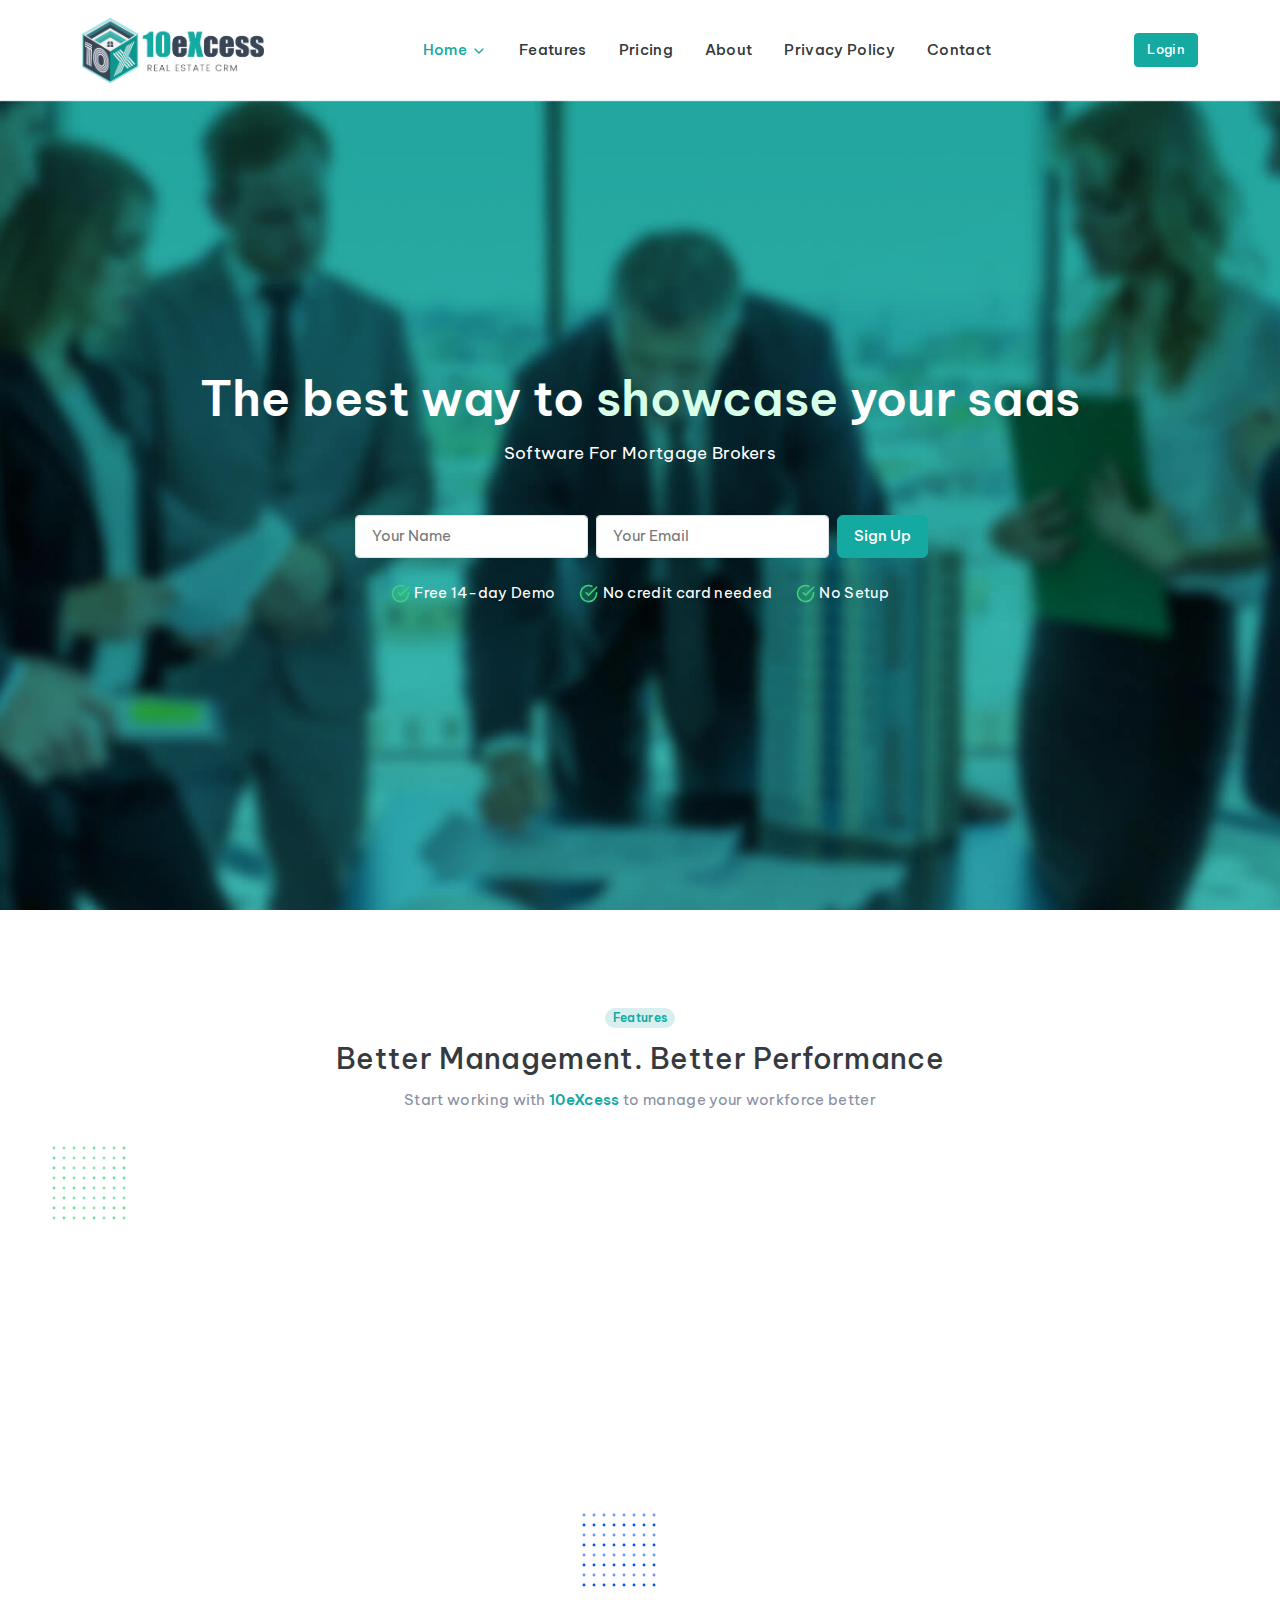
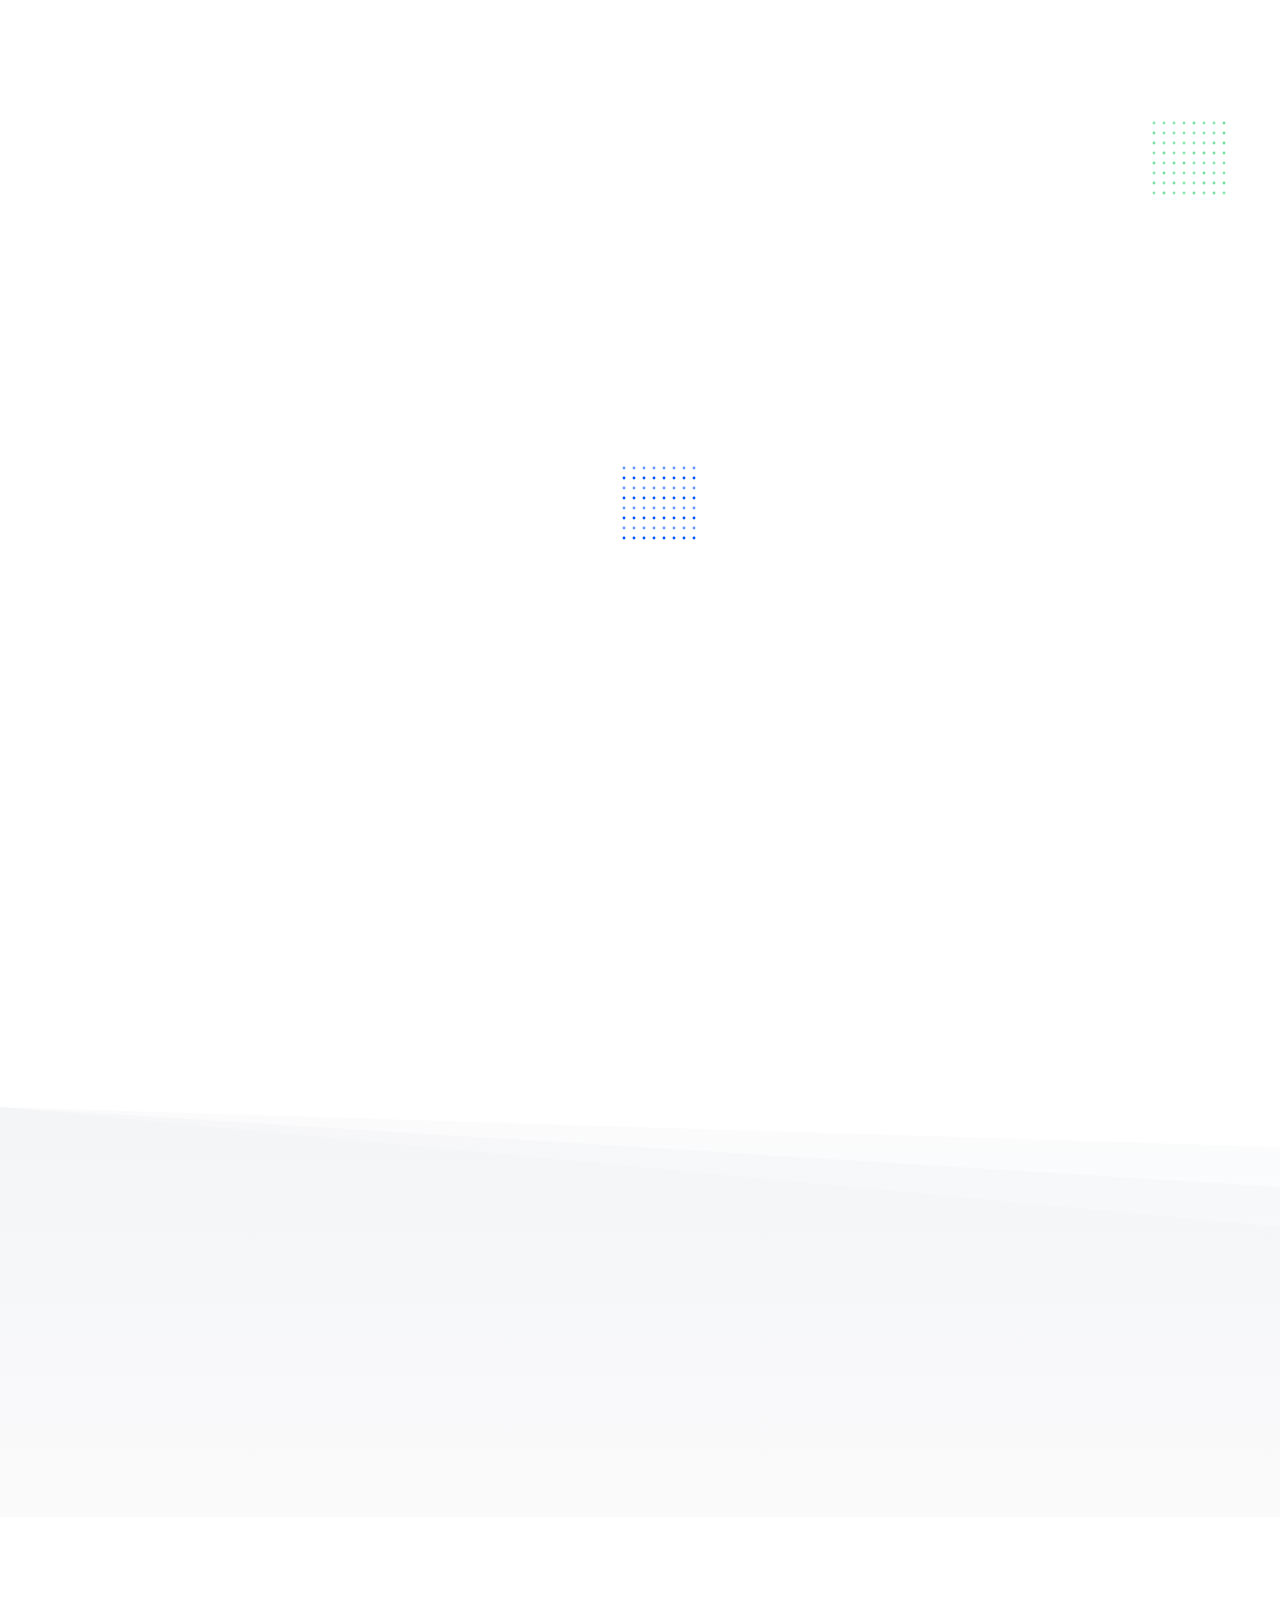
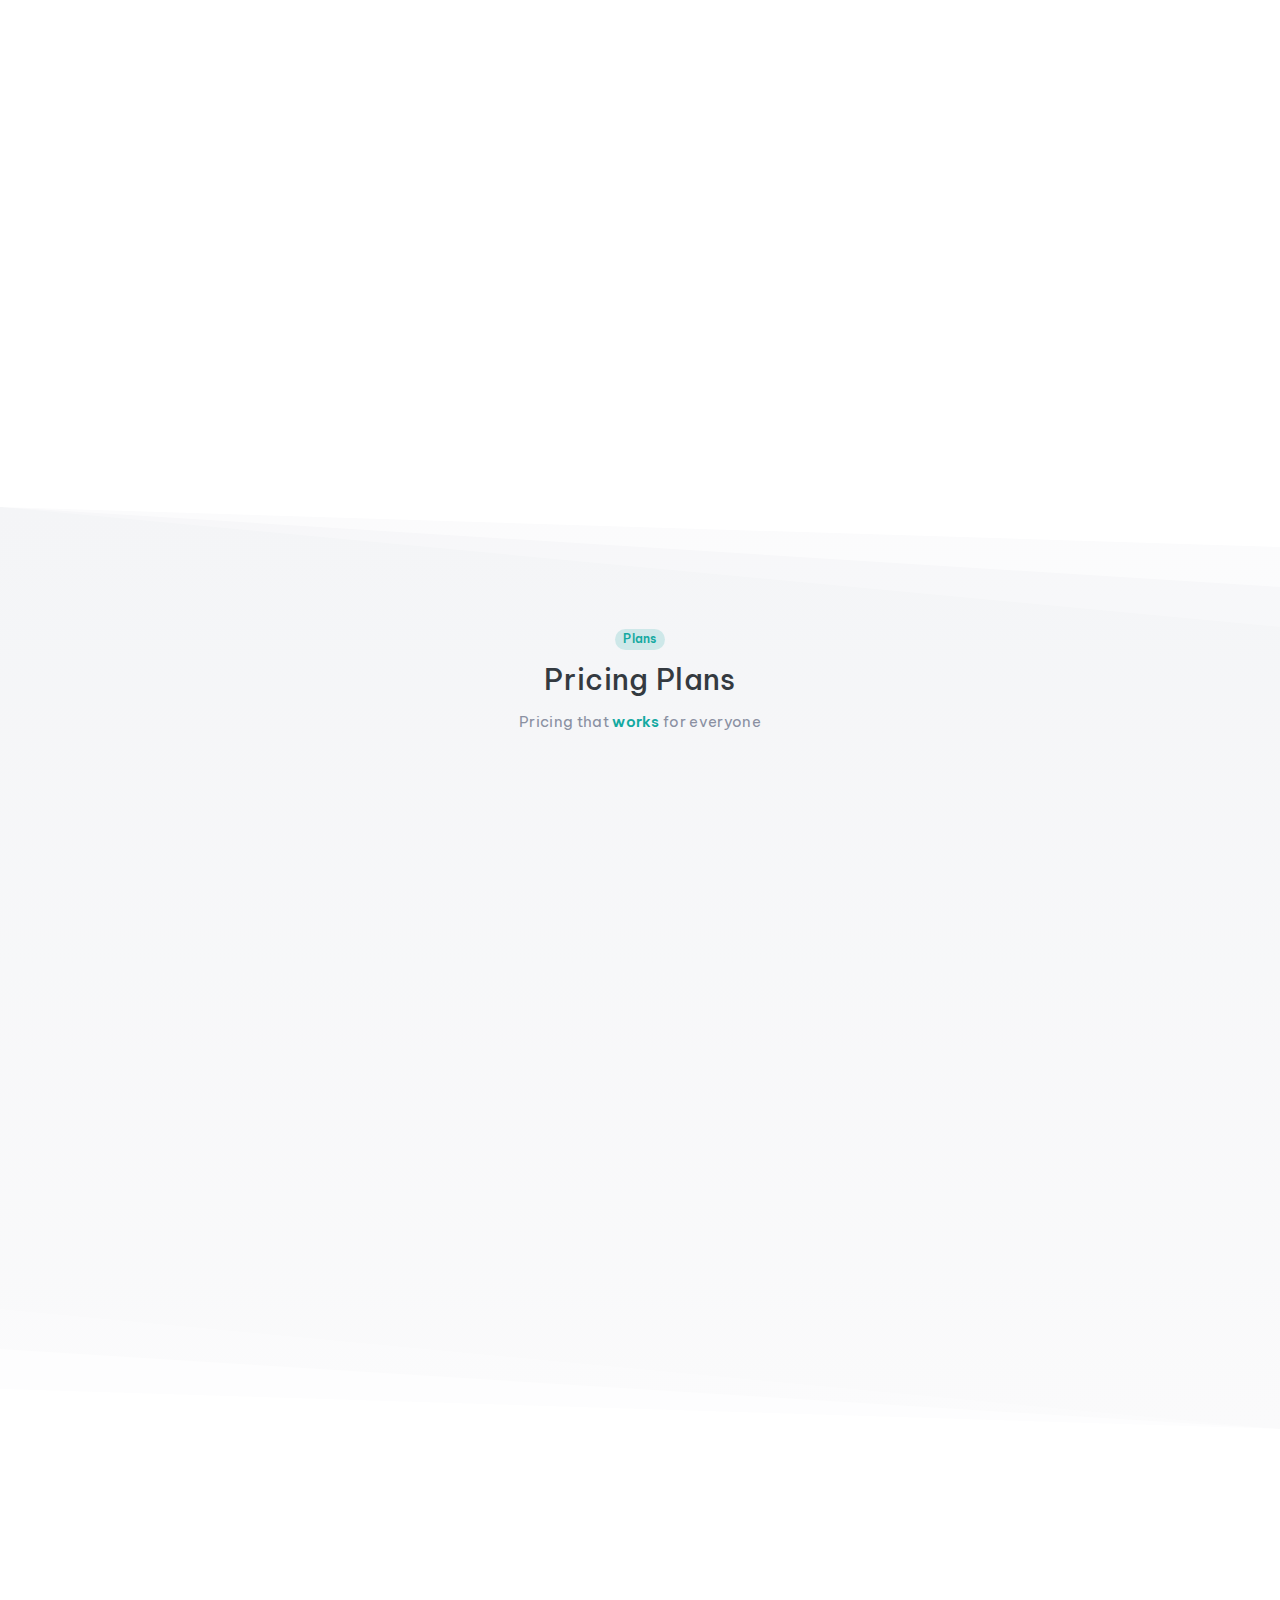
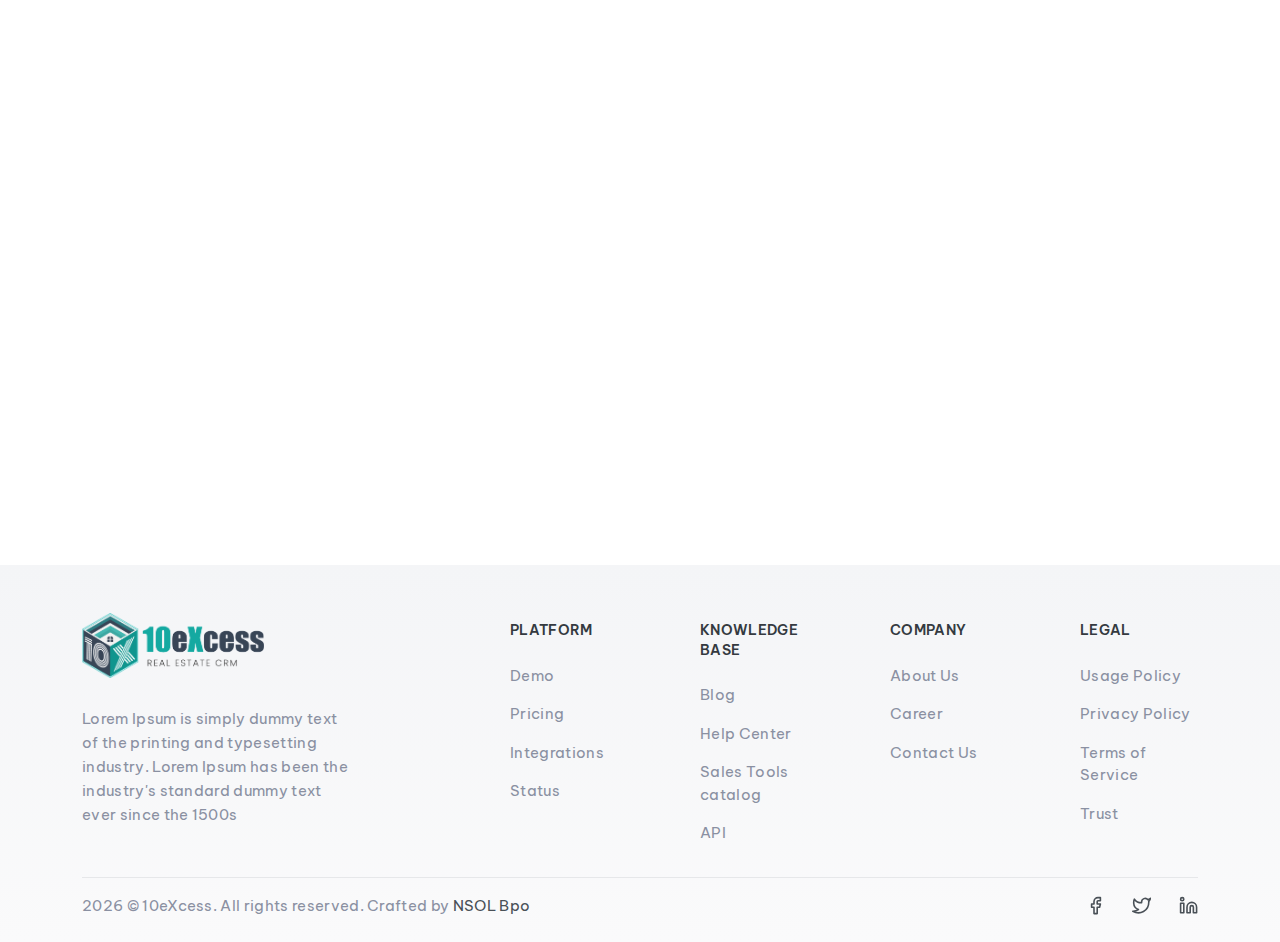
<file: index2.html>
<!DOCTYPE html>
<html lang="en">

<head>
    <!-- meta -->
    <meta charset="utf-8" />
    <meta http-equiv="X-UA-Compatible" content="IE=edge" />
    <meta name="viewport" content="width=device-width, initial-scale=1, shrink-to-fit=no">


    <!-- title -->
    <title>10eXcess - Real Estate CRM</title>
    <meta content="NsolBpoThemes" name="author" />
    <meta content="A fully featured real estate crm" name="description" />

    <!-- theme favicon -->
    <link rel="shortcut icon" href="./assets/images/favicon.png">


    <!-- third party plugins -->
    <link rel="stylesheet" href="./assets/css/vendor.min.css" type="text/css" />

    <!-- theme css -->
<!--    <link rel="stylesheet" href="./assets/css/theme.min.css" type="text/css" />-->
    <link rel="stylesheet" href="./assets/css/theme.css" type="text/css" />
</head>

<body>
    <div>
        <header>
          <nav class="navbar navbar-expand-lg topnav-menu navbar-light" >
            <div class="container">
              <a class="navbar-brand" href="/">
                <img src="assets/images/logo.png" height="65" class="d-inline-block align-top" alt="" />
              </a>
              <a href="#" class="navbar-toggler" data-bs-toggle="collapse" data-bs-target="#topnav-menu-content3"
                aria-controls="topnav-menu-content3" aria-expanded="false" aria-label="Toggle navigation">
                <span class="navbar-toggler-icon"></span>
              </a>
              <div class="collapse navbar-collapse" id="topnav-menu-content3">
                
                  <ul class="navbar-nav align-items-lg-center mx-auto">
<!--                      <li class="nav-item ">-->
<!--                          <a class="nav-link" href="index.html">Home</a>-->

<!--                      </li>-->

                      <li class="nav-item dropdown">
                          <a class="nav-link dropdown-toggle" href="#" id="navbarDocs" role="button" data-bs-toggle="dropdown" aria-haspopup="true" aria-expanded="false">
                              Home<i data-feather="chevron-down" class="d-inline-block icon icon-xxs ms-1 mt-lg-0 mt-1"></i>
                          </a>
                          <div class="dropdown-menu" aria-labelledby="navbarDocs">
                              <ul class="nav">
                                  <li class="nav-item">
                                      <a class="nav-link" href="index.html" aria-labelledby="navbarDocs">Home 1 </a>
                                  </li>
                                  <li class="nav-item">
                                      <a class="nav-link" href="index2.html" aria-labelledby="navbarDocs">Home 2</a>
                                  </li>


                              </ul>
                          </div>
                      </li>


                      <li class="nav-item">
                          <a class="nav-link" href="#features">Features</a>
                      </li>
                      <li class="nav-item">
                          <a class="nav-link" href="#pricing">Pricing</a>
                      </li>
                      <li class="nav-item">
                          <a class="nav-link" href="about.html">About</a>
                      </li>
                      <li class="nav-item">
                          <a class="nav-link" href="about.html">Privacy Policy</a>
                      </li>
                      <li class="nav-item">
                          <a class="nav-link" href="contact.html">Contact</a>
                      </li>

                      

                  </ul>

                  <ul class="navbar-nav">

                    <li class="nav-item">
                        <a class="btn btn-primary btn-sm" href="http://209.23.8.184/portal/login.php" target="_blank">Login</a>
                    </li>
                  </ul>
                

                

              </div>
            </div>
          </nav>
        </header>




         <section class="position-relative  hero-11 py-1 pt-4 pb-sm-6 slider" id="slider">
            <div class="container hero-content">
                <div class="row align-items-center">
                    <div class="col-12 text-center">
                        <h1 class="hero-title hero-title2">The best way to <span
                                class=" highlight2 highlight-success d-inline-block">showcase</span> your saas</h1>

                        <p class="fs-17 text-muted pt-0 colorf ">
                            Software For Mortgage Brokers
                        </p>

                        <div class="mt-4 mt-sm-5 pt-0 d-flex align-items-center justify-content-center">
                            <div class="row g-2 text-start">
                                <div class="col-sm-5">
                                    <label class="visually-hidden" for="name">Name</label>
                                    <input type="text" class="form-control mb-2 me-sm-2 shadow-sm" name="name" id="name" placeholder="Your Name">
                                </div>
                                <div class="col-sm-5">
                                    <label class="visually-hidden" for="email">Email</label>
                                    <input type="email" class="form-control mb-2 me-sm-2 shadow-sm" name="email" id="email" placeholder="Your Email">
                                </div>
                                <div class="col-sm-2">
                                    <button type="submit" class="btn btn-primary mb-2 text-nowrap">Sign Up</button>
                                </div>
                            </div>
                        </div>
                        <div class="d-flex mt-2 justify-content-center flex-wrap ">
                            <div class="me-4 colorf mt-2"><i data-feather="check-circle" class="icon icon-dual-success icon-xs me-1 "></i>Free 14-day Demo</div>
                            <div class="me-4 colorf mt-2"><i data-feather="check-circle" class="icon icon-dual-success icon-xs me-1"></i>No credit card needed</div>
                            <div class="colorf mt-2"><i data-feather="check-circle" class="icon icon-dual-success icon-xs me-1"></i>No Setup</div>
                        </div>
                    </div>
                    <!-- End col -->
                </div>
                <!-- End row -->
            </div>







         </section>
<!--        <script>-->
<!--            const gradientSources = [-->
<!--                "linear-gradient(to right, rgba(0, 74, 70, 0), rgba(0, 74, 70, 0))",-->
<!--                "linear-gradient(to right, rgba(0, 74, 70, 0), rgba(0, 74, 70, 0))",-->
<!--                "linear-gradient(to right, rgba(0, 74, 70, 0), rgba(0, 74, 70, 0))"-->
<!--            ];-->

<!--            const imageSources = [-->
<!--                "assets/images/hero/hero1.jpg",-->
<!--                "assets/images/hero/hero2.jpg",-->
<!--                "assets/images/hero/hero1.jpg"-->
<!--            ];-->

<!--            let currentSlide = 0;-->

<!--            function showSlide(index) {-->
<!--                const slider = document.getElementById("slider");-->
<!--                slider.style.backgroundImage = `${gradientSources[index]}, url(${imageSources[index]})`;-->
<!--            }-->

<!--            function advanceSlide() {-->
<!--                currentSlide = (currentSlide + 1) % imageSources.length;-->
<!--                showSlide(currentSlide);-->
<!--            }-->

<!--            showSlide(currentSlide);-->
<!--            setInterval(advanceSlide, 5000); // Advance to the next slide every 5 seconds-->
<!--        </script>-->


<!--        <script>-->
<!--            const imageSources = [-->
<!--                "assets/images/hero/hero1.webp",-->
<!--                "assets/images/hero/hero2.webp",-->
<!--                "assets/images/hero/hero4.webp"-->
<!--            ];-->

<!--            let currentSlide = 0;-->

<!--            function showSlide(index) {-->
<!--                const slider = document.getElementById("slider");-->
<!--                slider.style.backgroundImage = `url(${imageSources[index]})`;-->
<!--            }-->

<!--            function advanceSlide() {-->
<!--                currentSlide = (currentSlide + 1) % imageSources.length;-->
<!--                showSlide(currentSlide);-->
<!--            }-->

<!--            showSlide(currentSlide);-->
<!--            setInterval(advanceSlide, 4000); // Advance to the next slide every 5 seconds-->
<!--        </script>-->

        <script>
            const imageSources = [
                "assets/images/hero/hero1.jpg",
                "assets/images/hero/hero2.jpg",
                "assets/images/hero/hero4.jpg"
            ];

            let currentSlide = 0;

            // Function to preload images
            function preloadImages() {
                for (let i = 0; i < imageSources.length; i++) {
                    const img = new Image();
                    img.src = imageSources[i];
                }
            }

            function showSlide(index) {
                const slider = document.getElementById("slider");
                slider.style.backgroundImage = `url(${imageSources[index]})`;
            }

            function advanceSlide() {
                currentSlide = (currentSlide + 1) % imageSources.length;
                showSlide(currentSlide);
            }

            // Preload images before starting the slideshow
            preloadImages();

            // Initial display of the first slide
            showSlide(currentSlide);

            // Advance to the next slide every 4 seconds
            setInterval(advanceSlide, 4000);
        </script>



    </div>



    <!-- features start -->
    <section class="position-relative overflow-hidden py-7 pb-lg-7" id="features" >
        <div class="container">
            <div class="row justify-content-center">
                <div class="col text-center">
                    <span class="badge rounded-pill badge-soft-primary px-2 py-1">Features</span>
                    <h1 class="display-5 fw-medium">Better Management. Better Performance</h1>
                    <p class="text-muted mx-auto">
                        Start working with <span class="text-primary fw-bold">10eXcess</span> to manage your workforce better
                    </p>
                </div>
            </div>

            <div class="row pt-5 align-items-center features-3">
                <div class="col-lg-6">
                    <div class="img-content position-relative">
                        <div class="img-up mb-lg-0 mb-6">
                            <img src="./assets/images/hero/saas1.jpg" alt="app img"
                                class="img-fluid d-block rounded" data-aos="fade-right" data-aos-duration="200" />
                        </div>
                    </div>
                </div>
                <div class="col-lg-5 offset-lg-1">
                    <div class="accordion" id="features-list" data-aos="fade-up" data-aos-duration="300">
                        <div class="d-flex border-bottom pb-4">
                            <span class="bg-soft-primary avatar avatar-sm rounded-lg icon icon-with-bg icon-xs text-primary me-3 flex-shrink-0">
                                <?xml version="1.0" encoding="UTF-8"?>
                                <svg width="24px" height="24px" viewBox="0 0 24 24" version="1.1" xmlns="http://www.w3.org/2000/svg" xmlns:xlink="http://www.w3.org/1999/xlink">
                                    <!-- Generator: Sketch 52.2 (67145) - http://www.bohemiancoding.com/sketch -->
                                    <title>Stockholm-icons / Communication / Group</title>
                                    <desc>Created with Sketch.</desc>
                                    <g id="Stockholm-icons-/-Communication-/-Group" stroke="none" stroke-width="1" fill="none" fill-rule="evenodd">
                                        <polygon id="Shape" points="0 0 24 0 24 24 0 24"></polygon>
                                        <path d="M18,14 C16.3431458,14 15,12.6568542 15,11 C15,9.34314575 16.3431458,8 18,8 C19.6568542,8 21,9.34314575 21,11 C21,12.6568542 19.6568542,14 18,14 Z M9,11 C6.790861,11 5,9.209139 5,7 C5,4.790861 6.790861,3 9,3 C11.209139,3 13,4.790861 13,7 C13,9.209139 11.209139,11 9,11 Z" id="Combined-Shape" fill="#335EEA" opacity="0.3"></path>
                                        <path d="M17.6011961,15.0006174 C21.0077043,15.0378534 23.7891749,16.7601418 23.9984937,20.4 C24.0069246,20.5466056 23.9984937,21 23.4559499,21 L19.6,21 C19.6,18.7490654 18.8562935,16.6718327 17.6011961,15.0006174 Z M0.00065168429,20.1992055 C0.388258525,15.4265159 4.26191235,13 8.98334134,13 C13.7712164,13 17.7048837,15.2931929 17.9979143,20.2 C18.0095879,20.3954741 17.9979143,21 17.2466999,21 C13.541124,21 8.03472472,21 0.727502227,21 C0.476712155,21 -0.0204617505,20.45918 0.00065168429,20.1992055 Z" id="Combined-Shape" fill="#335EEA"></path>
                                    </g>
                                </svg>
                            </span>
                            
                            <div class="flex-grow-1">
                                <a href="#" class="text-dark h4" data-bs-toggle="collapse" data-bs-target="#feature1ex"
                                    role="button" aria-expanded="false" aria-controls="feature1ex">Software For Mortgage Brokers
                                </a>

                                <div class="collapse show" id="feature1ex" data-bs-parent="#features-list">
                                    <p class="text-muted mt-1 mb-4">
                                        Lorem Ipsum is simply dummy text of the printing and typesetting industry. Lorem Ipsum has been the industry's standard dummy text ever since.
                                    </p>
                                    <a href="#" class="h6 text-primary">Learn more 
                                        <i class="ms-1 icon-xxs" data-feather="arrow-right"></i>
                                    </a>
                                </div>
                            </div>
                        </div>
                        <div class="d-flex border-bottom py-4 text-align-start">
                            <span class="bg-soft-success avatar avatar-sm rounded-lg icon icon-with-bg icon-xs text-success me-3 flex-shrink-0">
                                <?xml version="1.0" encoding="UTF-8"?>
                                <svg width="24px" height="24px" viewBox="0 0 24 24" version="1.1" xmlns="http://www.w3.org/2000/svg" xmlns:xlink="http://www.w3.org/1999/xlink">
                                    <!-- Generator: Sketch 52.2 (67145) - http://www.bohemiancoding.com/sketch -->
                                    <title>Stockholm-icons / Communication / Add-user</title>
                                    <desc>Created with Sketch.</desc>
                                    <g id="Stockholm-icons-/-Communication-/-Add-user" stroke="none" stroke-width="1" fill="none" fill-rule="evenodd">
                                        <polygon id="Shape" points="0 0 24 0 24 24 0 24"></polygon>
                                        <path d="M18,8 L16,8 C15.4477153,8 15,7.55228475 15,7 C15,6.44771525 15.4477153,6 16,6 L18,6 L18,4 C18,3.44771525 18.4477153,3 19,3 C19.5522847,3 20,3.44771525 20,4 L20,6 L22,6 C22.5522847,6 23,6.44771525 23,7 C23,7.55228475 22.5522847,8 22,8 L20,8 L20,10 C20,10.5522847 19.5522847,11 19,11 C18.4477153,11 18,10.5522847 18,10 L18,8 Z M9,11 C6.790861,11 5,9.209139 5,7 C5,4.790861 6.790861,3 9,3 C11.209139,3 13,4.790861 13,7 C13,9.209139 11.209139,11 9,11 Z" id="Combined-Shape" fill="#335EEA" opacity="0.3"></path>
                                        <path d="M0.00065168429,20.1992055 C0.388258525,15.4265159 4.26191235,13 8.98334134,13 C13.7712164,13 17.7048837,15.2931929 17.9979143,20.2 C18.0095879,20.3954741 17.9979143,21 17.2466999,21 C13.541124,21 8.03472472,21 0.727502227,21 C0.476712155,21 -0.0204617505,20.45918 0.00065168429,20.1992055 Z" id="Mask-Copy" fill="#335EEA"></path>
                                    </g>
                                </svg>
                            </span>
                            <div class="flex-grow-1">
                                <a href="#" class="text-dark h4" data-bs-toggle="collapse" data-bs-target="#feature2ex"
                                    role="button" aria-expanded="false" aria-controls="feature2ex">Automate Your Lead Nuturing in 5 Mins
                                </a>

                                <div class="collapse" id="feature2ex" data-bs-parent="#features-list">
                                    <p class="text-muted mt-1 mb-4">
                                        Post your job, interview candidates and make offers, all on Prompt. Start hiring today.
                                    </p>
                                    <a href="#" class="h6 text-primary">Learn more 
                                        <i class="ms-1 icon-xxs" data-feather="arrow-right"></i>
                                    </a>
                                </div>
                            </div>
                        </div>
                        
                        <div class="d-flex pt-4 text-align-start">
                            <span class="bg-soft-orange avatar avatar-sm rounded-lg icon icon-with-bg icon-xs text-orange me-3 flex-shrink-0">
                                <?xml version="1.0" encoding="UTF-8"?>
                                <svg width="24px" height="24px" viewBox="0 0 24 24" version="1.1" xmlns="http://www.w3.org/2000/svg" xmlns:xlink="http://www.w3.org/1999/xlink">
                                    <!-- Generator: Sketch 52.2 (67145) - http://www.bohemiancoding.com/sketch -->
                                    <title>Stockholm-icons / Shopping / Chart-bar#3</title>
                                    <desc>Created with Sketch.</desc>
                                    <g id="Stockholm-icons-/-Shopping-/-Chart-bar#3" stroke="none" stroke-width="1" fill="none" fill-rule="evenodd">
                                        <rect id="bound" x="0" y="0" width="24" height="24"></rect>
                                        <rect id="Rectangle-62-Copy" fill="#335EEA" opacity="0.3" x="7" y="4" width="3" height="13" rx="1.5"></rect>
                                        <rect id="Rectangle-62-Copy-2" fill="#335EEA" opacity="0.3" x="12" y="9" width="3" height="8" rx="1.5"></rect>
                                        <path d="M5,19 L20,19 C20.5522847,19 21,19.4477153 21,20 C21,20.5522847 20.5522847,21 20,21 L4,21 C3.44771525,21 3,20.5522847 3,20 L3,4 C3,3.44771525 3.44771525,3 4,3 C4.55228475,3 5,3.44771525 5,4 L5,19 Z" id="Path-95" fill="#335EEA"></path>
                                        <rect id="Rectangle-62-Copy-4" fill="#335EEA" opacity="0.3" x="17" y="11" width="3" height="6" rx="1.5"></rect>
                                    </g>
                                </svg>
                            </span>
                            <div class="flex-grow-1">
                                <a href="#" class="text-dark h4" data-bs-toggle="collapse" data-bs-target="#feature3ex"
                                    role="button" aria-expanded="false" aria-controls="feature3ex">People Data &amp;
                                    Analytics
                                </a>

                                <div class="collapse" id="feature3ex" data-bs-parent="#features-list">
                                    <p class="text-muted mt-1 mb-4">
                                        Finding committed employees is one of public and private organizations’ top priorities.
                                    </p>
                                    <a href="#" class="h6 text-primary">Learn more 
                                        <i class="ms-1 icon-xxs" data-feather="arrow-right"></i>
                                    </a>
                                </div>
                            </div>
                        </div>
                    </div>
                </div>
            </div>
        </div>
    </section>

    <section class="position-relative overflow-hidden py-7 features-3">
        <div class="container">
            <div class="row align-items-center">
                <div class="col-lg-5">
                    <div class="mb-5 mb-lg-0" data-aos="fade-up" data-aos-duration="200">
                        <span class="bg-soft-primary avatar avatar-sm rounded-lg icon icon-with-bg icon-xs text-primary me-3">
                            <?xml version="1.0" encoding="UTF-8"?>
                            <svg width="24px" height="24px" viewBox="0 0 24 24" version="1.1" xmlns="http://www.w3.org/2000/svg" xmlns:xlink="http://www.w3.org/1999/xlink">
                                <!-- Generator: Sketch 52.2 (67145) - http://www.bohemiancoding.com/sketch -->
                                <title>Stockholm-icons / Shopping / MC</title>
                                <desc>Created with Sketch.</desc>
                                <g id="Stockholm-icons-/-Shopping-/-MC" stroke="none" stroke-width="1" fill="none" fill-rule="evenodd">
                                    <rect id="bound" x="0" y="0" width="24" height="24"></rect>
                                    <path d="M10.8226874,8.36941377 L12.7324324,9.82298668 C13.4112512,8.93113547 14.4592942,8.4 15.6,8.4 C17.5882251,8.4 19.2,10.0117749 19.2,12 C19.2,13.9882251 17.5882251,15.6 15.6,15.6 C14.5814697,15.6 13.6363389,15.1780547 12.9574041,14.4447676 L11.1963369,16.075302 C12.2923051,17.2590082 13.8596186,18 15.6,18 C18.9137085,18 21.6,15.3137085 21.6,12 C21.6,8.6862915 18.9137085,6 15.6,6 C13.6507856,6 11.9186648,6.9294879 10.8226874,8.36941377 Z" id="Combined-Shape" fill="#335EEA" opacity="0.3"></path>
                                    <path d="M8.4,18 C5.0862915,18 2.4,15.3137085 2.4,12 C2.4,8.6862915 5.0862915,6 8.4,6 C11.7137085,6 14.4,8.6862915 14.4,12 C14.4,15.3137085 11.7137085,18 8.4,18 Z" id="Oval-14-Copy" fill="#335EEA"></path>
                                </g>
                            </svg>
                        </span>
                        <h1 class="text-dark pt-3">Manage clients, partners, documents couldn't be easier</h1>
                        <p class="text-muted my-4">Lorem Ipsum is simply dummy text of the printing and typesetting industry. Lorem Ipsum has been the industry's standard dummy text ever since the 1500s, when an unk....</p>
                        <a href="#" class="h6 text-primary pt-3">Learn more <i class="ms-1 icon-xxs" data-feather="arrow-right"></i></a>
                    </div>
                </div>

                <div class="col-lg-6 offset-lg-1">
                    <div class="img-content2 position-relative">
                        <div class="img-up">
                            <img src="./assets/images/hero/saas2.jpg" alt="app img"
                                class="img-fluid d-block rounded" data-aos="fade-left" data-aos-duration="300" />
                        </div>
                    </div>
                </div>
                
            </div>
        </div>
    </section>

    <section class="position-relative pb-6 pt-lg-6 pt-4 features-3">
        <div class="container" data-aos="fade-up" data-aos-duration="200">
            <div class="row justify-content-center">
                <div class="col text-center">
                    <h3 class="fw-medium mb-5">Any many more powerful features</h3>
                </div>
            </div>
            <div class="row">
                <div class="col-lg-3 col-md-6">
                    <h6 class="fw-medium fs-16 mb-4"><i class="icon-sm icon-dual-success me-2" data-feather="check"></i>Hire and Retain Top Talent</h6>
                    <h6 class="fw-medium fs-16 mb-4"><i class="icon-sm icon-dual-success me-2" data-feather="check"></i>Team Management</h6>
                </div>
                <div class="col-lg-3 col-md-6">
                    <h6 class="fw-medium fs-16 mb-4"><i class="icon-sm icon-dual-success me-2" data-feather="check"></i>Stay Compliant</h6>
                    <h6 class="fw-medium fs-16 mb-4"><i class="icon-sm icon-dual-success me-2" data-feather="check"></i>Improve Productivity</h6>
                    <h6 class="fw-medium fs-16 mb-4"><i class="icon-sm icon-dual-success me-2" data-feather="check"></i>Improve Experience</h6>
                </div>
                <div class="col-lg-3 col-md-6">
                    <h6 class="fw-medium fs-16 mb-4"><i class="icon-sm icon-dual-success me-2" data-feather="check"></i>Self-service Time Tracking</h6>
                    <h6 class="fw-medium fs-16 mb-4"><i class="icon-sm icon-dual-success me-2" data-feather="check"></i>Performance Management</h6>
                    <h6 class="fw-medium fs-16 mb-4"><i class="icon-sm icon-dual-success me-2" data-feather="check"></i>Expert HR</h6>
                </div>
                <div class="col-lg-3 col-md-6">
                    <h6 class="fw-medium fs-16 mb-4"><i class="icon-sm icon-dual-success me-2" data-feather="check"></i>New Hire Checklist</h6>
                    <h6 class="fw-medium fs-16 mb-4"><i class="icon-sm icon-dual-success me-2" data-feather="check"></i>Tax Calculator</h6>
                </div>
            </div>
            <div class="row mt-5 justify-content-center">
                <div class="col-auto">
                   <a href="#" class="btn btn-primary mb-2">
                       Start Free Trial Now
                       <i class="icon-xs ms-2" data-feather="arrow-right"></i>
                    </a>
                </div>
            </div>
        </div>
    </section>
    <!-- features end -->

    <!-- clients start -->
    <section class="section pt-8 pb-6 bg-gradient3 position-relative">
        <div class="divider top d-none d-sm-block"></div>
        <div class="container">
            <div class="row" data-aos="fade-up" data-aos-duration="200">
                <div class="col text-center">
                    <span class="badge rounded-pill badge-soft-primary px-2 py-1">Clients</span>
                    <h1 class="display-5 fw-medium">The smart people management you need</h1>
                    <p class="text-muted mx-auto">
                        21,000+ organizations trust <span class="text-primary fw-bold">10eXcess</span> to drive perfomance & engagement
                    </p>

                    <ul class="list-inline mt-5">
                        <li class="list-inline-item mx-4 mx-xl-5 mb-3">
                            <img src="./assets/images/brands/amazon.svg" alt="" height="32" />
                        </li>
                        <li class="list-inline-item mx-4 mx-xl-5 mb-3">
                            <img src="./assets/images/brands/google.svg" alt="" height="32" />
                        </li>
                        <li class="list-inline-item mx-4 mx-xl-5 mb-3">
                            <img src="./assets/images/brands/paypal.svg" alt="" height="32" />
                        </li>
                        <li class="list-inline-item mx-4 mx-xl-5 mb-3">
                            <img src="./assets/images/brands/spotify.svg" alt="" height="32" />
                        </li>
                        <li class="list-inline-item mx-4 mx-xl-5 mb-3">
                            <img src="./assets/images/brands/shopify.svg" alt="" height="32" />
                        </li>
                    </ul>
                </div>
            </div>
        </div>
    </section>
    <!-- client ends -->

    <!-- testimonials start -->
    <section class="section pt-5 pb-7 py-sm-9 position-relative features-4">
        <div class="container">
            <div class="row testimonials-2" data-aos="fade-up" data-aos-duration="200">
                <div class="col-lg-3">
                    <div class="row align-items-center">
                        <div class="col">
                            <span class="badge rounded-pill badge-soft-primary px-2 py-1">Feedback</span>
                            <h1 class="display-5 fw-medium">What people say</h1>
                            <p class="text-muted mx-auto">Few valuables words from our customers</p>
                        </div>
                    </div>
                    <div class="row mt-3">
                        <div class="col-auto text-sm-right pt-2 pt-sm-0">
                            <div class="navigations mb-4 mb-lg-0">
                                <button class="btn btn-link text-normal p-0 swiper-custom-prev">
                                    <svg class="bi bi-arrow-left" width="1.75em" height="1.75em" viewBox="0 0 16 16"
                                        fill="currentColor" xmlns="http://www.w3.org/2000/svg">
                                        <path fill-rule="evenodd"
                                            d="M5.854 4.646a.5.5 0 010 .708L3.207 8l2.647 2.646a.5.5 0 01-.708.708l-3-3a.5.5 0 010-.708l3-3a.5.5 0 01.708 0z"
                                            clip-rule="evenodd"></path>
                                        <path fill-rule="evenodd"
                                            d="M2.5 8a.5.5 0 01.5-.5h10.5a.5.5 0 010 1H3a.5.5 0 01-.5-.5z"
                                            clip-rule="evenodd"></path>
                                    </svg>
                                </button>
                                <button class="btn btn-link text-normal p-0 swiper-custom-next">
                                    <svg class="bi bi-arrow-right" width="1.75em" height="1.75em" viewBox="0 0 16 16"
                                        fill="currentColor" xmlns="http://www.w3.org/2000/svg">
                                        <path fill-rule="evenodd"
                                            d="M10.146 4.646a.5.5 0 01.708 0l3 3a.5.5 0 010 .708l-3 3a.5.5 0 01-.708-.708L12.793 8l-2.647-2.646a.5.5 0 010-.708z"
                                            clip-rule="evenodd"></path>
                                        <path fill-rule="evenodd"
                                            d="M2 8a.5.5 0 01.5-.5H13a.5.5 0 010 1H2.5A.5.5 0 012 8z"
                                            clip-rule="evenodd"></path>
                                    </svg>
                                </button>
                            </div>
                        </div>
                    </div>
                </div>
                <div class="col-lg-8 offset-lg-1">
                    <div class="slider">
                        <div class="swiper-container" data-toggle="swiper"
                            data-swiper='{"loop":true, "spaceBetween": 24, "autoplay": {"delay": 5000}, "breakpoints": {"576": {"slidesPerView": 1 }, "768": { "slidesPerView": 1 } }, "roundLengths":true, "navigation": {"nextEl": ".swiper-custom-next","prevEl": ".swiper-custom-prev"}}'>

                            <div class="swiper-wrapper">
                                <div class="swiper-slide">
                                    <div class="card mb-0 border rounded">
                                        <div class="card-body testimonial-body shadow">
                                            <p class="quotation-mark text-muted">“</p>
                                            <h4 class="fw-normal mb-3 mt-0">
                                                This app is a truly blessing for all professionals! A day to day project management was never easy for me. But with 10eXcess, I can manage more than 100 projects easily.
                                            </h4>
                                            <hr />
                                            <div class="d-flex pt-2">
                                                <img class="me-2 rounded-circle" src="./assets/images/avatars/img-8.jpg" alt="" height="36" />
                                                <div class="flex-grow-1">
                                                    <h6 class="m-0">Cersei Lannister</h6>
                                                    <p class="my-0 text-muted fs-13">Senior Project Manager</p>
                                                </div>
                                            </div>
                                        </div>
                                    </div>
                                </div>
                                <div class="swiper-slide">
                                    <div class="card mb-0 border rounded">
                                        <div class="card-body testimonial-body shadow">
                                            <p class="quotation-mark text-muted">“</p>
                                            <h4 class="fw-normal mb-3 mt-0">
                                                It is one of the very convenient to use project manager ever! I have tried many project management apps for my daily tasks, but this one is far better than others. Simply loved it!
                                            </h4>
                                            <hr />
                                            <div class="d-flex pt-2">
                                                <img class="me-2 rounded-circle" src="./assets/images/avatars/img-5.jpg" alt="" height="36" />
                                                <div class="flex-grow-1">
                                                    <h6 class="m-0">John Stark</h6>
                                                    <p class="my-0 text-muted fs-13">Engineering Director</p>
                                                </div>
                                            </div>
                                        </div>
                                    </div>
                                </div>
                            </div>
                        </div>
                    </div>
                </div>
            </div>            
        </div>
    </section>
    <!-- testimonials end -->

    <!-- pricing start -->
    <section class="section py-6 py-sm-8 bg-gradient3 position-relative" id="pricing">
        <div class="divider top d-none d-sm-block"></div>
        <div class="container">
            <div class="row">
                <div class="col text-center">
                    <span class="badge rounded-pill badge-soft-primary px-2 py-1">Plans</span>
                    <h1 class="display-5 fw-medium">Pricing Plans</h1>
                    <p class="text-muted mx-auto">
                        Pricing that <span class="text-primary fw-bold">works</span> for everyone
                    </p>
                </div>
            </div>

            <div class="row align-items-center mt-0 mt-sm-5">
                <div class="col-lg-4 col-xl-4">
                    <div class="card border hoverable" data-aos="fade-up" data-aos-duration="500">
                        <div class="card-body text-center">
                            <h4 class="my-0 text-primary">Starter</h4>
                            <h1 class="mb-0">
                                <span class="fw-normal text-muted fs-13 align-top">$</span>
                                <span class="fw-bolder display-4">49</span>
                                <span class="fw-normal text-muted fs-13 align-middle"> / month</span>
                            </h1>

                            <ul class="list-unstyled border-top py-4 mt-4 text-start">
                                <li class="py-2 d-flex flex-row align-items-center">
                                    <i class="align-middle icon-dual-success me-2 icon-xs" data-feather="check"></i>
                                    <span>Up to 600 minutes usage time</span>
                                </li>
                                <li class="py-2 d-flex flex-row align-items-center">
                                    <i class="align-middle icon-dual-success me-2 icon-xs" data-feather="check"></i>
                                    <span>Use for personal only</span>
                                </li>
                                <li class="py-2 d-flex flex-row align-items-center">
                                    <i class="align-middle icon-dual-success me-2 icon-xs" data-feather="check"></i>
                                    <span>Add up to 10 attendees</span>
                                </li>
                                <li class="py-2 d-flex flex-row align-items-center">
                                    <i class="align-middle icon-dual-success me-2 icon-xs" data-feather="check"></i>
                                    <span>1 User</span>
                                </li>
                                <li class="py-2 d-flex flex-row align-items-center">
                                    <i class="align-middle icon-dual-success me-2 icon-xs" data-feather="check"></i>
                                    <span>Technical support via email</span>
                                </li>
                                <li class="py-2 d-flex flex-row align-items-center">
                                    &nbsp;
                                </li>
                            </ul>
                            <a href="#" class="btn btn-soft-primary d-block">Sign Up Now</a>
                        </div>
                    </div>
                </div>

                <div class="col-lg-4 col-xl-4">
                    <div class="card border hoverable" data-aos="fade-up" data-aos-duration="700">
                        <div class="card-body text-center">
                            <h4 class="my-0 text-primary">Professional</h4>
                            <h1 class="mb-0">
                                <span class="fw-normal text-muted fs-13 align-top">$</span>
                                <span class="fw-bolder display-4">99</span>
                                <span class="fw-normal text-muted fs-13 align-middle"> / month</span></h1>

                            <ul class="list-unstyled border-top py-4 mt-4 text-start">
                                <li class="py-2 d-flex flex-row align-items-center">
                                    <i class="align-middle icon-dual-success me-2 icon-xs" data-feather="check"></i>
                                    <span>Up to 6000 minutes usage time</span>
                                </li>
                                <li class="py-2 d-flex flex-row align-items-center">
                                    <i class="align-middle icon-dual-success me-2 icon-xs" data-feather="check"></i>
                                    <span>Use for personal or a commercial</span>
                                </li>
                                <li class="py-2 d-flex flex-row align-items-center">
                                    <i class="align-middle icon-dual-success me-2 icon-xs" data-feather="check"></i>
                                    <span>Add up to 30 attendees</span>
                                </li>
                                <li class="py-2 d-flex flex-row align-items-center">
                                    <i class="align-middle icon-dual-success me-2 icon-xs" data-feather="check"></i>
                                    <span>Up to 5 teams</span>
                                </li>
                                <li class="py-2 d-flex flex-row align-items-center">
                                    <i class="align-middle icon-dual-success me-2 icon-xs" data-feather="check"></i>
                                    <span>Technical support via email</span>
                                </li>
                            </ul>
                            <a href="#" class="btn btn-primary d-block">Sign Up Now</a>
                        </div>
                    </div>
                </div>

                <div class="col-lg-4 col-xl-4">
                    <div class="card border hoverable" data-aos="fade-up" data-aos-duration="900">
                        <div class="card-body text-center">
                            <h4 class="my-0 text-primary">Enterprise</h4>
                            <h1 class="mb-0">
                                <span class="fw-normal text-muted fs-13 align-top">$</span>
                                <span class="fw-bolder display-4">599</span>
                                <span class="fw-normal text-muted fs-13 align-middle"> / month</span>
                            </h1>

                            <ul class="list-unstyled border-top py-4 mt-4 text-start">
                                <li class="py-2 d-flex flex-row align-items-center">
                                    <i class="align-middle icon-dual-success me-2 icon-xs" data-feather="check"></i>
                                    <span>Unlimited usage time</span>
                                </li>
                                <li class="py-2 d-flex flex-row align-items-center">
                                    <i class="align-middle icon-dual-success me-2 icon-xs" data-feather="check"></i>
                                    <span>Use for personal or a commercial</span>
                                </li>
                                <li class="py-2 d-flex flex-row align-items-center">
                                    <i class="align-middle icon-dual-success me-2 icon-xs" data-feather="check"></i>
                                    <span>Add Unlimited attendees</span>
                                </li>
                                <li class="py-2 d-flex flex-row align-items-center">
                                    <i class="align-middle icon-dual-success me-2 icon-xs" data-feather="check"></i>
                                    <span>24x7 Technical support via phone</span>
                                </li>
                                <li class="py-2 d-flex flex-row align-items-center">
                                    <i class="align-middle icon-dual-success me-2 icon-xs" data-feather="check"></i>
                                    <span>Technical support via email</span>
                                </li>
                            </ul>
                            <a href="#" class="btn btn-soft-primary d-block">Sign Up Now</a>
                        </div>
                    </div>
                </div>
            </div>
        </div>
        <div class="divider bottom d-none d-sm-block"></div>
    </section>
    <!-- pricing end -->

    <!-- faq start -->
    <section class="section py-6 pt-sm-6 position-relative" id="contact">
        <div class="container" data-aos="fade-up" data-aos-duration="2000">
            <div class="row">
                <div class="col text-center">
                    <span class="badge rounded-pill badge-soft-primary px-2 py-1">FAQs</span>
                    <h1 class="display-5 fw-medium">Frequently Asked Questions</h1>
                    <p class="text-muted mx-auto">Here are some of the basic types of questions for our customers</p>
                </div>
            </div>

            <div class="row justify-content-center mt-5">
                <div class="col-md-10 col-lg-8">
                    <div id="faqContent">
                        <div class="accordion custom-accordionwitharrow" id="accordionExample">
                            <div class="card mb-1 border rounded-sm">
                                <a href="" class="text-dark" data-bs-toggle="collapse" data-bs-target="#collapseOne" aria-expanded="true" aria-controls="collapseOne">
                                    <div class="card-header" id="headingOne">
                                        <h5 class="my-1 fw-medium">Can I use this template for my client?
                                            <i class="icon-xs accordion-arrow" data-feather="chevron-down"></i>
                                        </h5>
                                    </div>
                                </a>
                                <div id="collapseOne" class="collapse show" aria-labelledby="headingOne" data-bs-parent="#accordionExample">
                                    <div class="card-body text-muted pt-1">
                                        Yup, the marketplace license allows you to use this theme in any end products. For more information on licenses, please refere license terms on marketplace.
                                    </div>
                                </div>
                            </div>
                            <div class="card mb-1 border rounded-sm">
                                <a href="" class="text-dark collapsed" data-bs-toggle="collapse" data-bs-target="#collapseTwo" aria-expanded="false" aria-controls="collapseTwo">
                                    <div class="card-header" id="headingTwo">
                                        <h5 class="my-1 fw-medium">Can this theme work for anyone?
                                            <i class="icon-xs accordion-arrow" data-feather="chevron-down"></i>
                                        </h5>
                                    </div>
                                </a>
                                <div id="collapseTwo" class="collapse" aria-labelledby="headingTwo" data-bs-parent="#accordionExample">
                                    <div class="card-body text-muted pt-1">
                                        No. This is a template. It won't directly for anyone, lorem ipsum lorem ipsum.
                                    </div>
                                </div>
                            </div>
                            
                            <div class="card mb-0 border rounded-sm"> 
                                <a href="" class="text-dark collapsed" data-bs-toggle="collapse" data-bs-target="#collapseThree" aria-expanded="false" aria-controls="collapseThree">
                                    <div class="card-header" id="headingThree">
                                        <h5 class="my-1 fw-medium">How do I get help with the theme?
                                            <i class="icon-xs accordion-arrow" data-feather="chevron-down"></i>
                                        </h5>
                                    </div>
                                </a>
                                <div id="collapseThree" class="collapse" aria-labelledby="headingThree" data-bs-parent="#accordionExample">
                                    <div class="card-body text-muted pt-1">
                                        Use our dedicated support email (support@10eXcess.com) to send your issues or feedback. We are here to help anytime.
                                    </div>
                                </div>
                            </div>

                            <div class="card mb-0 border rounded-sm"> 
                                <a href="" class="text-dark collapsed" data-bs-toggle="collapse" data-bs-target="#collapseFour" aria-expanded="false" aria-controls="collapseFour">
                                    <div class="card-header" id="headingFour">
                                        <h5 class="my-1 fw-medium">Will you regularly give updates of 10eXcess ?
                                            <i class="icon-xs accordion-arrow" data-feather="chevron-down"></i>
                                        </h5>
                                    </div>
                                </a>
                                <div id="collapseFour" class="collapse" aria-labelledby="headingFour" data-bs-parent="#accordionExample">
                                    <div class="card-body text-muted pt-1">
                                        Yes, We will update the Prompt regularly. All the future updates would be available without any cost.
                                    </div>
                                </div>
                            </div>
                        </div>
                    </div>
                </div>
            </div>
            <div class="row justify-content-center mt-5">
                <div class="col-auto">
                    <div class="rounded d-inline-block py-2 px-3 alert bg-light">
                        <div class="d-flex align-items-center">
                            <div class="text-dark">
                                Still have unanswered questions? <a href="">Contact Us</a>
                            </div>
                        </div>
                    </div>
                </div>
            </div>
        </div>
    </section>
    <!-- faq end -->

     <!-- footer start -->
 <section class="pt-5 pb-4 bg-gradient3 position-relative">
    <div class="container">
        <div class="row">
            <div class="col-lg-4">
                <a class="navbar-brand me-lg-4 mb-4 me-auto d-flex align-items-center pt-0" href="index.html">
                    <img src="assets/images/logo.png" height="65" alt="" />
                </a>
                <p class="text-muted w-75">
                    Lorem Ipsum is simply dummy text of the printing and typesetting industry. Lorem Ipsum has been the industry's standard dummy text ever since the 1500s
                </p>
            </div>
            <div class="col-lg-8">
                <div class="row">
                    <div class="col-lg-3 col-sm-6">
                        <div class="ps-xl-5">
                            <h6 class="mb-4 mt-5 mt-sm-2 fs-14 fw-semibold text-uppercase">
                                Platform</h6>
                            <ul class="list-unstyled">
                                <li class="my-3"><a href="#" class="text-muted">Demo</a></li>
                                <li class="my-3"><a href="#" class="text-muted">Pricing</a></li>
                                <li class="my-3"><a href="#" class="text-muted">Integrations</a></li>
                                <li class="my-3"><a href="#" class="text-muted">Status</a></li>
                            </ul>
                        </div>
                    </div>
                    <div class="col-lg-3 col-sm-6">
                        <div class="ps-xl-5">
                            <h6 class="mb-4 mt-5 mt-sm-2 fs-14 fw-semibold text-uppercase">
                                Knowledge Base</h6>
                            <ul class="list-unstyled">
                                <li class="my-3"><a href="#" class="text-muted">Blog</a></li>
                                <li class="my-3"><a href="#" class="text-muted">Help Center</a></li>
                                <li class="my-3"><a href="#" class="text-muted">Sales Tools catalog</a></li>
                                <li class="my-3"><a href="#" class="text-muted">API</a></li>
                            </ul>
                        </div>
                    </div>
                    <div class="col-lg-3 col-sm-6">
                        <div class="ps-xl-5">
                            <h6 class="mb-4 mt-5 mt-sm-2 fs-14 fw-semibold text-uppercase">
                                Company</h6>
                            <ul class="list-unstyled">
                                <li class="my-3"><a href="#" class="text-muted">About Us</a></li>
                                <li class="my-3"><a href="#" class="text-muted">Career</a></li>
                                <li class="my-3"><a href="#" class="text-muted">Contact Us</a></li>
                            </ul>
                        </div>
                    </div>
                    <div class="col-lg-3 col-sm-6">
                        <div class="ps-xl-5">
                            <h6 class="mb-4 mt-5 mt-sm-2 fs-14 fw-semibold text-uppercase">
                                Legal
                            </h6>
                            <ul class="list-unstyled">
                                <li class="my-3"><a href="#" class="text-muted">Usage Policy</a></li>
                                <li class="my-3"><a href="#" class="text-muted">Privacy Policy</a></li>
                                <li class="my-3"><a href="#" class="text-muted">Terms of Service</a></li>
                                <li class="my-3"><a href="#" class="text-muted">Trust</a></li>
                            </ul>
                        </div>
                    </div>
                </div>
            </div>
        </div>
        <hr />
        <div class="row text-md-start text-center">
            <div class="col-md-6">
                <p class="pb-0 mb-0 text-muted"><script>document.write(new Date().getFullYear())</script> © 10eXcess. All rights reserved. Crafted
                    by <a href="https://coderthemes.com/">NSOL Bpo</a></p>
            </div>
            <div class="col-md-6 text-md-end">
                <div class="align-items-end mt-md-0 mt-4">
                    <ul class="list-unstyled mb-0">
                        <li class="d-inline-block me-4">
                            <a href=""><i data-feather="facebook" class="icon icon-xs"></i></a>
                        </li>
                        <li class="d-inline-block me-4">
                            <a href=""><i data-feather="twitter" class="icon icon-xs"></i></a>
                        </li>
                        <li class="d-inline-block">
                            <a href=""><i data-feather="linkedin" class="icon icon-xs"></i></a>
                        </li>
                    </ul>
                </div>      
            </div>
        </div>
    </div>
</section>
<!-- footer end -->

    <!-- back to top -->
    <a class="btn btn-soft-primary shadow-none btn-icon btn-back-to-top" href='#'><i class="icon-xxs" data-feather="arrow-up"></i></a>
    
    <!-- javascript -->
    <!-- vendor js -->
    <script src="./assets/js/vendor.min.js"></script>


    <!-- theme js -->
    <script src="./assets/js/theme.min.js"></script>


</body>

</html>
</file>
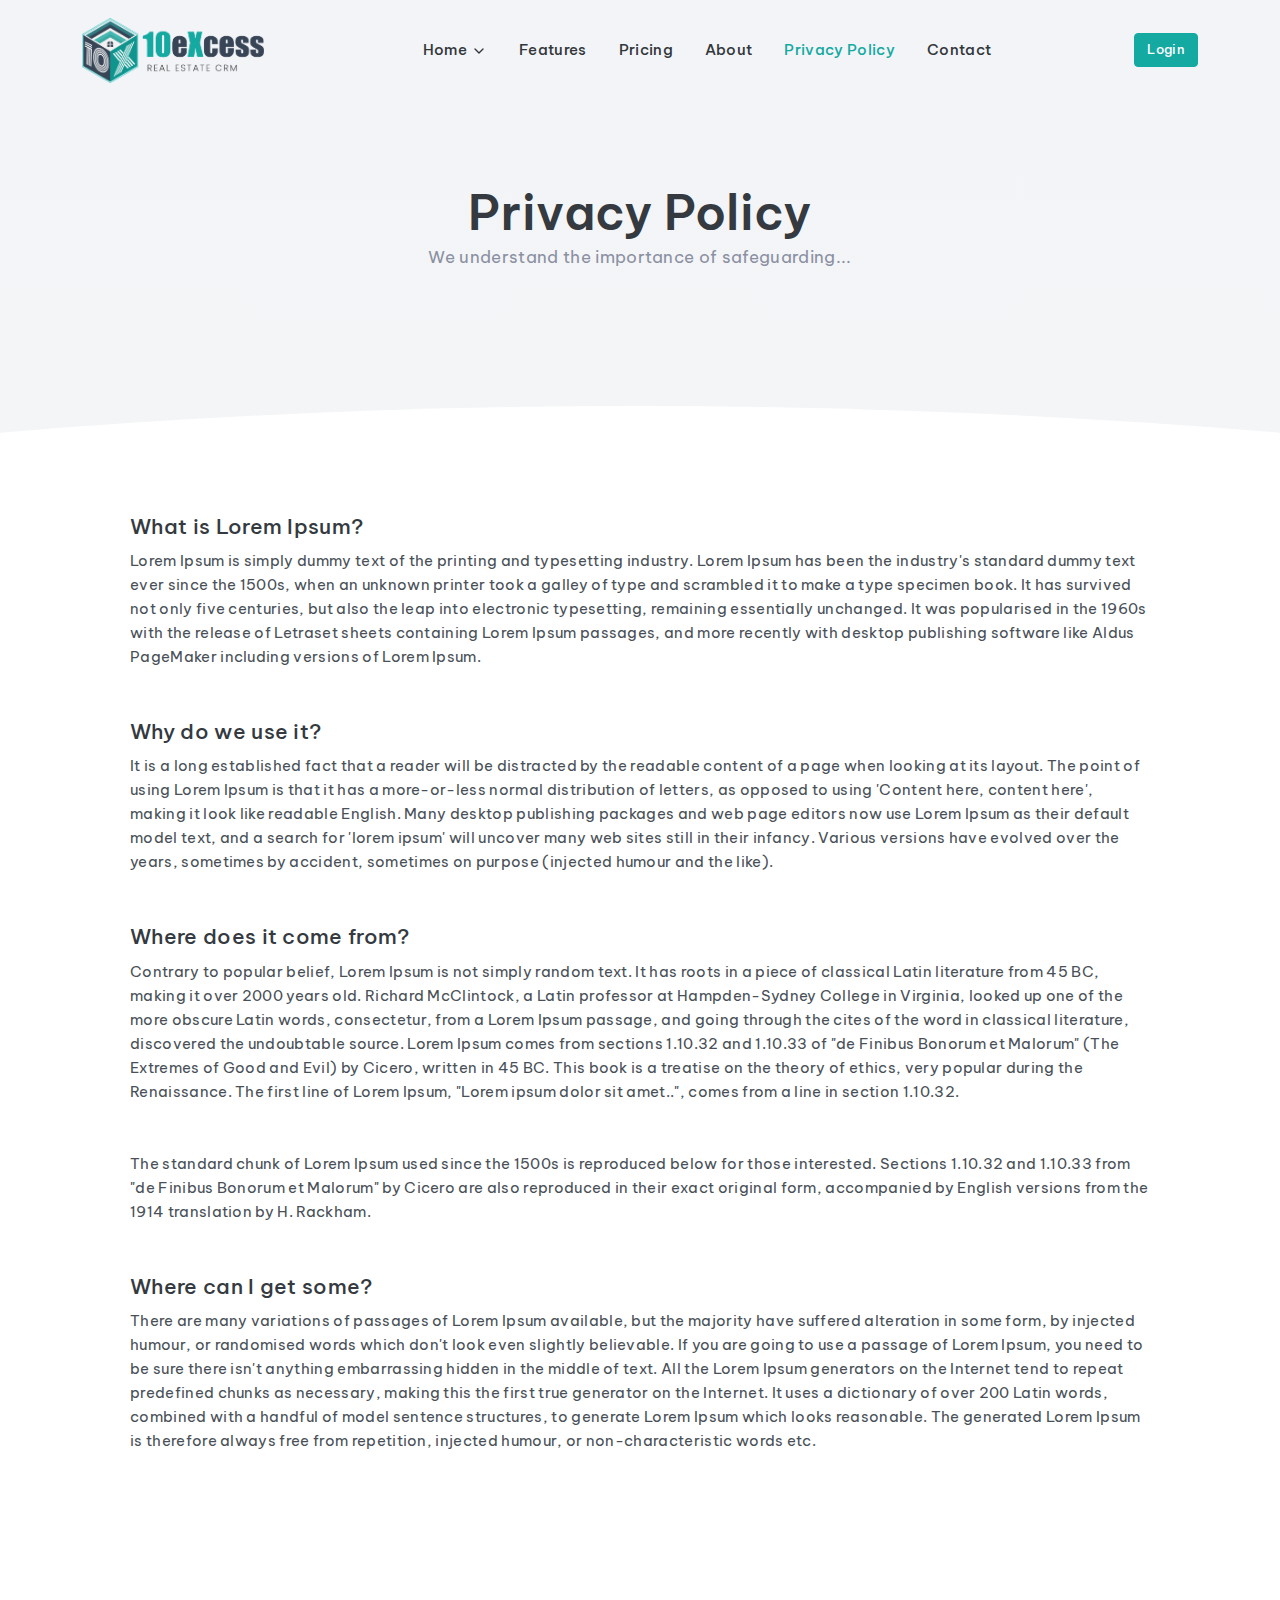
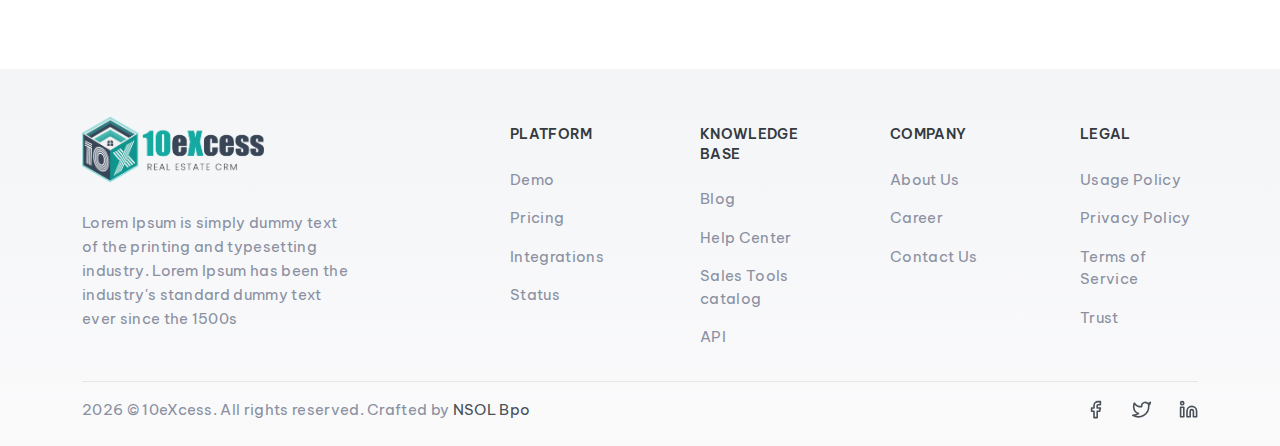
<file: privacy-policy.html>
<!DOCTYPE html>
<html lang="en">

<head>
    <!-- meta -->
    <meta charset="utf-8" />
    <meta http-equiv="X-UA-Compatible" content="IE=edge" />
    <meta name="viewport" content="width=device-width, initial-scale=1, shrink-to-fit=no">


    <!-- title -->
    <title>10eXcess - Real Estate CRM</title>
    <meta content="NsolBpoThemes" name="author" />
    <meta content="A fully featured real estate crm" name="description" />
    <!-- theme favicon -->
    <link rel="shortcut icon" href="./assets/images/favicon.png">


    <!-- third party plugins -->
    <link rel="stylesheet" href="./assets/css/vendor.min.css" type="text/css" />

    <!-- theme css -->
    <link rel="stylesheet" href="./assets/css/theme.css" type="text/css" />
</head>

<body>
    <div class="header-7 bg-gradient2">
        <header>
          <nav class="navbar navbar-expand-lg topnav-menu navbar-light zindex-10" >
            <div class="container">
              <a class="navbar-brand logo" href="index.html">
                <img src="assets/images/logo.png" height="65" class="align-top logo-dark" alt="" />
                <img src="./assets/images/logo-light.png" height="30" class="align-top logo-light" alt="" />
              </a>
              <button class="navbar-toggler" type="button" data-bs-toggle="collapse" data-bs-target="#topnav-menu-content"
                aria-controls="topnav-menu-content" aria-expanded="false" aria-label="Toggle navigation">
                <span class="navbar-toggler-icon"></span>
              </button>

              <div class="collapse navbar-collapse" id="topnav-menu-content">
                  <ul class="navbar-nav align-items-lg-center mx-auto">
                      <li class="nav-item dropdown">
                          <a class="nav-link dropdown-toggle" href="#" id="navbarDocs" role="button" data-bs-toggle="dropdown" aria-haspopup="true" aria-expanded="false">
                              Home<i data-feather="chevron-down" class="d-inline-block icon icon-xxs ms-1 mt-lg-0 mt-1"></i>
                          </a>
                          <div class="dropdown-menu" aria-labelledby="navbarDocs">
                              <ul class="nav">
                                  <li class="nav-item">
                                      <a class="nav-link" href="index.html" aria-labelledby="navbarDocs">Home 1 </a>
                                  </li>
                                  <li class="nav-item">
                                      <a class="nav-link" href="index2.html" aria-labelledby="navbarDocs">Home 2</a>
                                  </li>

                              </ul>
                          </div>
                      </li>

                      <li class="nav-item">
                          <a class="nav-link" href="index.html#features">Features</a>
                      </li>
                      <li class="nav-item">
                          <a class="nav-link" href="index.html#pricing">Pricing</a>
                      </li>
                      <li class="nav-item">
                          <a class="nav-link" href="about.html">About</a>
                      </li>
                      <li class="nav-item">
                          <a class="nav-link " href="privacy-policy.html">Privacy Policy</a>
                      </li>
                      <li class="nav-item">
                          <a class="nav-link" href="contact.html">Contact</a>
                      </li>



                  </ul>

                  <ul class="navbar-nav">

                      <li class="nav-item">
                          <a class="btn btn-primary btn-sm" href="http://209.23.8.184/portal/login.php" target="_blank">Login</a>
                      </li>
                  </ul>



              </div>
            </div>
          </nav>

        </header>

        <section class="hero-4 pt-lg-6 pb-sm-9 pb-6 pt-9">
            <div class="container">
                <div class="row justify-content-center">
                    <div class="col-lg-7 text-center">
                        <h1 class="hero-title mb-0">Privacy Policy</h1>
                        <p class="mb-4 fs-17 text-muted">We understand the importance of safeguarding...</p>
                    </div>
                </div>
            </div>
            <div class="shape bottom">
                <svg width="1440px" height="40px" viewBox="0 0 1440 40" version="1.1" xmlns="http://www.w3.org/2000/svg" xmlns:xlink="http://www.w3.org/1999/xlink">
                    <g id="shape-b" stroke="none" stroke-width="1" fill="none" fill-rule="evenodd">
                        <g id="curve" fill="#fff">
                            <path
                                d="M0,30.013 C239.659,10.004 479.143,0 718.453,0 C957.763,0 1198.28,10.004 1440,30.013 L1440,40 L0,40 L0,30.013 Z"
                                id="Path"></path>
                        </g>
                    </g>
                </svg>
            </div>
        </section>
    </div>

    <!-- Contact us start -->
    <section class="section pb-lg-7 py-4 position-relative">
        <div class="container">
            <div class="row align-items-center">
                <div class="col-lg-12">
                    <div class="card shadow-none">
                        <div class="card-body p-xl-5 p-0">
                            <h3 class="mb-2 mt-0 fw-medium">What is Lorem Ipsum?</h3>
                            <p class="mb-5">
                                Lorem Ipsum is simply dummy text of the printing and typesetting industry. Lorem Ipsum has been the industry's standard dummy text ever since the 1500s, when an unknown printer took a galley of type and scrambled it to make a type specimen book. It has survived not only five centuries, but also the leap into electronic typesetting, remaining essentially unchanged. It was popularised in the 1960s with the release of Letraset sheets containing Lorem Ipsum passages, and more recently with desktop publishing software like Aldus PageMaker including versions of Lorem Ipsum.
                            </p>

                            <h3 class="mb-2 mt-0 fw-medium">Why do we use it?</h3>
                            <p class="mb-5">
                                It is a long established fact that a reader will be distracted by the readable content of a page when looking at its layout. The point of using Lorem Ipsum is that it has a more-or-less normal distribution of letters, as opposed to using 'Content here, content here', making it look like readable English. Many desktop publishing packages and web page editors now use Lorem Ipsum as their default model text, and a search for 'lorem ipsum' will uncover many web sites still in their infancy. Various versions have evolved over the years, sometimes by accident, sometimes on purpose (injected humour and the like).
                            </p>
                            <h3 class="mb-2 mt-0 fw-medium">Where does it come from?</h3>
                            <p class="mb-5">
                                Contrary to popular belief, Lorem Ipsum is not simply random text. It has roots in a piece of classical Latin literature from 45 BC, making it over 2000 years old. Richard McClintock, a Latin professor at Hampden-Sydney College in Virginia, looked up one of the more obscure Latin words, consectetur, from a Lorem Ipsum passage, and going through the cites of the word in classical literature, discovered the undoubtable source. Lorem Ipsum comes from sections 1.10.32 and 1.10.33 of "de Finibus Bonorum et Malorum" (The Extremes of Good and Evil) by Cicero, written in 45 BC. This book is a treatise on the theory of ethics, very popular during the Renaissance. The first line of Lorem Ipsum, "Lorem ipsum dolor sit amet..", comes from a line in section 1.10.32.
                            </p>
                            <p class="mb-5">
                                The standard chunk of Lorem Ipsum used since the 1500s is reproduced below for those interested. Sections 1.10.32 and 1.10.33 from "de Finibus Bonorum et Malorum" by Cicero are also reproduced in their exact original form, accompanied by English versions from the 1914 translation by H. Rackham.
                            </p>

                            <h3 class="mb-2 mt-0 fw-medium">Where can I get some?</h3>
                            <p class="mb-5">
                                There are many variations of passages of Lorem Ipsum available, but the majority have suffered alteration in some form, by injected humour, or randomised words which don't look even slightly believable. If you are going to use a passage of Lorem Ipsum, you need to be sure there isn't anything embarrassing hidden in the middle of text. All the Lorem Ipsum generators on the Internet tend to repeat predefined chunks as necessary, making this the first true generator on the Internet. It uses a dictionary of over 200 Latin words, combined with a handful of model sentence structures, to generate Lorem Ipsum which looks reasonable. The generated Lorem Ipsum is therefore always free from repetition, injected humour, or non-characteristic words etc.

                            </p>


                        </div>
                    </div>
                </div>
            </div>


        </div>
    </section>
    <!-- Contact us end -->

    <!-- footer start -->
    <section class="pt-5 pb-4 bg-gradient3 position-relative">
        <div class="container">
            <div class="row">
                <div class="col-lg-4">
                    <a class="navbar-brand me-lg-4 mb-4 me-auto d-flex align-items-center pt-0" href="#">
                        <img src="assets/images/logo.png" height="65" alt="" />
                    </a>
                    <p class="text-muted w-75">
                        Lorem Ipsum is simply dummy text of the printing and typesetting industry. Lorem Ipsum has been the industry's standard dummy text ever since the 1500s
                    </p>
                </div>
                <div class="col-lg-8">
                    <div class="row">
                        <div class="col-lg-3 col-sm-6">
                            <div class="ps-xl-5">
                                <h6 class="mb-4 mt-5 mt-sm-2 fs-14 fw-semibold text-uppercase">
                                    Platform</h6>
                                <ul class="list-unstyled">
                                    <li class="my-3"><a href="#" class="text-muted">Demo</a></li>
                                    <li class="my-3"><a href="#" class="text-muted">Pricing</a></li>
                                    <li class="my-3"><a href="#" class="text-muted">Integrations</a></li>
                                    <li class="my-3"><a href="#" class="text-muted">Status</a></li>
                                </ul>
                            </div>
                        </div>
                        <div class="col-lg-3 col-sm-6">
                            <div class="ps-xl-5">
                                <h6 class="mb-4 mt-5 mt-sm-2 fs-14 fw-semibold text-uppercase">
                                    Knowledge Base</h6>
                                <ul class="list-unstyled">
                                    <li class="my-3"><a href="#" class="text-muted">Blog</a></li>
                                    <li class="my-3"><a href="#" class="text-muted">Help Center</a></li>
                                    <li class="my-3"><a href="#" class="text-muted">Sales Tools catalog</a></li>
                                    <li class="my-3"><a href="#" class="text-muted">API</a></li>
                                </ul>
                            </div>
                        </div>
                        <div class="col-lg-3 col-sm-6">
                            <div class="ps-xl-5">
                                <h6 class="mb-4 mt-5 mt-sm-2 fs-14 fw-semibold text-uppercase">
                                    Company</h6>
                                <ul class="list-unstyled">
                                    <li class="my-3"><a href="#" class="text-muted">About Us</a></li>
                                    <li class="my-3"><a href="#" class="text-muted">Career</a></li>
                                    <li class="my-3"><a href="#" class="text-muted">Contact Us</a></li>
                                </ul>
                            </div>
                        </div>
                        <div class="col-lg-3 col-sm-6">
                            <div class="ps-xl-5">
                                <h6 class="mb-4 mt-5 mt-sm-2 fs-14 fw-semibold text-uppercase">
                                    Legal
                                </h6>
                                <ul class="list-unstyled">
                                    <li class="my-3"><a href="#" class="text-muted">Usage Policy</a></li>
                                    <li class="my-3"><a href="#" class="text-muted">Privacy Policy</a></li>
                                    <li class="my-3"><a href="#" class="text-muted">Terms of Service</a></li>
                                    <li class="my-3"><a href="#" class="text-muted">Trust</a></li>
                                </ul>
                            </div>
                        </div>
                    </div>
                </div>
            </div>
            <hr />
            <div class="row text-md-start text-center">
                <div class="col-md-6">
                    <p class="pb-0 mb-0 text-muted"><script>document.write(new Date().getFullYear())</script> © 10eXcess. All rights reserved. Crafted
                        by <a href="https://coderthemes.com/">NSOL Bpo</a></p>
                </div>
                <div class="col-md-6 text-md-end">
                    <div class="align-items-end mt-md-0 mt-4">
                        <ul class="list-unstyled mb-0">
                            <li class="d-inline-block me-4">
                                <a href=""><i data-feather="facebook" class="icon icon-xs"></i></a>
                            </li>
                            <li class="d-inline-block me-4">
                                <a href=""><i data-feather="twitter" class="icon icon-xs"></i></a>
                            </li>
                            <li class="d-inline-block">
                                <a href=""><i data-feather="linkedin" class="icon icon-xs"></i></a>
                            </li>
                        </ul>
                    </div>
                </div>
            </div>
        </div>
    </section>
    <!-- footer end -->

    <!-- back to top -->
    <a class="btn btn-soft-primary shadow-none btn-icon btn-back-to-top" href="#"><i class="icon-xxs" data-feather="arrow-up"></i></a>

    <!-- javascript -->
    <!-- vendor js -->
    <script src="./assets/js/vendor.min.js"></script>


    <!-- theme js -->
    <script src="./assets/js/theme.min.js"></script>


</body>

</html>
</file>
<file: assets/css/theme.css>
/*
Template Name: 10eXcess
Author: CoderThemes
Version: 1.0.0
Website: 10eXcess
Contact: support@nsolbpo.com
File: Main Css File
*/

@import url(https://fonts.googleapis.com/css2?family=Be+Vietnam+Pro:wght@300;400;500;600;700&display=swap);
/*!
 * Bootstrap v5.1.3 (https://getbootstrap.com/)
 * Copyright 2011-2021 The Bootstrap Authors
 * Copyright 2011-2021 Twitter, Inc.
 * Licensed under MIT (https://github.com/twbs/bootstrap/blob/main/LICENSE)
 */

:root {
  --bs-blue: #05f;
  --bs-indigo: #5c7cfa;
  --bs-purple: #a499ff;
  --bs-pink: #f06595;
  --bs-red: #f0323c;
  --bs-orange: #ff784b;
  --bs-yellow: #ffc837;
  --bs-green: #3cd278;
  --bs-teal: #20c997;
  --bs-cyan: #17a2b8;
  --bs-white: #fff;
  --bs-gray: #787878;
  --bs-gray-dark: #343a40;
  --bs-gray-100: #f4f5f7;
  --bs-gray-200: #f3f4f7;
  --bs-gray-300: #dee2e6;
  --bs-gray-400: #cdcdcd;
  --bs-gray-500: #adb5bd;
  --bs-gray-600: #787878;
  --bs-gray-700: #495057;
  --bs-gray-800: #343a40;
  --bs-gray-900: #212529;
  --bs-primary: #05f;
  --bs-secondary: #495057;
  --bs-success: #3cd278;
  --bs-info: #17a2b8;
  --bs-warning: #ffc837;
  --bs-danger: #f0323c;
  --bs-light: #f4f5f7;
  --bs-dark: #343a40;
  --bs-orange: #ff784b;
  --bs-teal: #20c997;
  --bs-gray-50: #fefefe;
  --bs-primary-rgb: 0, 85, 255;
  --bs-secondary-rgb: 73, 80, 87;
  --bs-success-rgb: 60, 210, 120;
  --bs-info-rgb: 23, 162, 184;
  --bs-warning-rgb: 255, 200, 55;
  --bs-danger-rgb: 240, 50, 60;
  --bs-light-rgb: 244, 245, 247;
  --bs-dark-rgb: 52, 58, 64;
  --bs-orange-rgb: 255, 120, 75;
  --bs-teal-rgb: 32, 201, 151;
  --bs-gray-50-rgb: 253.95, 254.1, 254.25;
  --bs-white-rgb: 255, 255, 255;
  --bs-black-rgb: 0, 0, 0;
  --bs-body-color-rgb: 73, 80, 87;
  --bs-body-bg-rgb: 255, 255, 255;
  --bs-font-sans-serif: "Be Vietnam Pro", sans-serif;
  --bs-font-monospace: SFMono-Regular, Menlo, Monaco, Consolas, "Liberation Mono", "Courier New", monospace;
  --bs-gradient: linear-gradient(180deg, rgba(255, 255, 255, 0.15), rgba(255, 255, 255, 0));
  --bs-body-font-family: Be Vietnam Pro, sans-serif;
  --bs-body-font-size: 0.9375rem;
  --bs-body-font-weight: 400;
  --bs-body-line-height: 1.5;
  --bs-body-color: #495057;
  --bs-body-bg: #fff
}

*,
::after,
::before {
  box-sizing: border-box
}

@media (prefers-reduced-motion:no-preference) {
  :root {
    scroll-behavior: smooth
  }
}

body {
  margin: 0;
  font-family: var(--bs-body-font-family);
  font-size: var(--bs-body-font-size);
  font-weight: var(--bs-body-font-weight);
  line-height: var(--bs-body-line-height);
  color: var(--bs-body-color);
  text-align: var(--bs-body-text-align);
  background-color: var(--bs-body-bg);
  -webkit-text-size-adjust: 100%;
  -webkit-tap-highlight-color: transparent
}

hr {
  margin: 1rem 0;
  color: #495057;
  background-color: currentColor;
  border: 0;
  opacity: .1
}

hr:not([size]) {
  height: 1px
}

.h1,
.h2,
.h3,
.h4,
.h5,
.h6,
h1,
h2,
h3,
h4,
h5,
h6 {
  margin-top: 0;
  margin-bottom: .5rem;
  font-weight: 500;
  line-height: 1.4
}

.h1,
h1 {
  font-size: calc(1.30313rem + .6375vw)
}

@media (min-width:1200px) {
  .h1,
  h1 {
    font-size: 1.78125rem
  }
}

.h2,
h2 {
  font-size: calc(1.27969rem + .35625vw)
}

@media (min-width:1200px) {
  .h2,
  h2 {
    font-size: 1.54688rem
  }
}

.h3,
h3 {
  font-size: calc(1.25625rem + .075vw)
}

@media (min-width:1200px) {
  .h3,
  h3 {
    font-size: 1.3125rem
  }
}

.h4,
h4 {
  font-size: 1.07813rem
}

@media (min-width:1200px) {
  .h4,
  h4 {
    font-size: 1.07812rem
  }
}

.h5,
h5 {
  font-size: .9375rem
}

.h6,
h6 {
  font-size: .84375rem
}

p {
  margin-top: 0;
  margin-bottom: 1rem
}

abbr[data-bs-original-title],
abbr[title] {
  -webkit-text-decoration: underline dotted;
  text-decoration: underline dotted;
  cursor: help;
  -webkit-text-decoration-skip-ink: none;
  text-decoration-skip-ink: none
}

address {
  margin-bottom: 1rem;
  font-style: normal;
  line-height: inherit
}

ol,
ul {
  padding-left: 2rem
}

dl,
ol,
ul {
  margin-top: 0;
  margin-bottom: 1rem
}

ol ol,
ol ul,
ul ol,
ul ul {
  margin-bottom: 0
}

dt {
  font-weight: 600
}

dd {
  margin-bottom: .5rem;
  margin-left: 0
}

blockquote {
  margin: 0 0 1rem
}

b,
strong {
  font-weight: 700
}

.small,
small {
  font-size: .875em
}

.mark,
mark {
  padding: .2em;
  background-color: #fcf8e3
}

sub,
sup {
  position: relative;
  font-size: .75em;
  line-height: 0;
  vertical-align: baseline
}

sub {
  bottom: -.25em
}

sup {
  top: -.5em
}

a {
  color: #495057;
  text-decoration: none
}

a:hover {
  color: #14A9A1;
  text-decoration: underline
}

a:not([href]):not([class]),
a:not([href]):not([class]):hover {
  color: inherit;
  text-decoration: none
}

code,
kbd,
pre,
samp {
  font-family: var(--bs-font-monospace);
  font-size: 1em;
  direction: ltr;
  unicode-bidi: bidi-override
}

pre {
  display: block;
  margin-top: 0;
  margin-bottom: 1rem;
  overflow: auto;
  font-size: .875em
}

pre code {
  font-size: inherit;
  color: inherit;
  word-break: normal
}

code {
  font-size: .875em;
  color: #f0323c;
  word-wrap: break-word
}

a>code {
  color: inherit
}

kbd {
  padding: 1rem 1rem;
  font-size: .875em;
  color: #fff;
  background-color: #212529;
  border-radius: .25rem
}

kbd kbd {
  padding: 0;
  font-size: 1em;
  font-weight: 600
}

figure {
  margin: 0 0 1rem
}

img,
svg {
  vertical-align: middle
}

table {
  caption-side: bottom;
  border-collapse: collapse
}

caption {
  padding-top: .75rem;
  padding-bottom: .75rem;
  color: #8a90a2;
  text-align: left
}

th {
  text-align: inherit;
  text-align: -webkit-match-parent
}

tbody,
td,
tfoot,
th,
thead,
tr {
  border-color: inherit;
  border-style: solid;
  border-width: 0
}

label {
  display: inline-block
}

button {
  border-radius: 0
}

button:focus:not(:focus-visible) {
  outline: 0
}

button,
input,
optgroup,
select,
textarea {
  margin: 0;
  font-family: inherit;
  font-size: inherit;
  line-height: inherit
}

button,
select {
  text-transform: none
}

[role=button] {
  cursor: pointer
}

select {
  word-wrap: normal
}

select:disabled {
  opacity: 1
}

[list]::-webkit-calendar-picker-indicator {
  display: none
}

[type=button],
[type=reset],
[type=submit],
button {
  -webkit-appearance: button
}

[type=button]:not(:disabled),
[type=reset]:not(:disabled),
[type=submit]:not(:disabled),
button:not(:disabled) {
  cursor: pointer
}

::-moz-focus-inner {
  padding: 0;
  border-style: none
}

textarea {
  resize: vertical
}

fieldset {
  min-width: 0;
  padding: 0;
  margin: 0;
  border: 0
}

legend {
  float: left;
  width: 100%;
  padding: 0;
  margin-bottom: .5rem;
  font-size: calc(1.275rem + .3vw);
  line-height: inherit
}

@media (min-width:1200px) {
  legend {
    font-size: 1.5rem
  }
}

legend+* {
  clear: left
}

::-webkit-datetime-edit-day-field,
::-webkit-datetime-edit-fields-wrapper,
::-webkit-datetime-edit-hour-field,
::-webkit-datetime-edit-minute,
::-webkit-datetime-edit-month-field,
::-webkit-datetime-edit-text,
::-webkit-datetime-edit-year-field {
  padding: 0
}

::-webkit-inner-spin-button {
  height: auto
}

[type=search] {
  outline-offset: -2px;
  -webkit-appearance: textfield
}

::-webkit-search-decoration {
  -webkit-appearance: none
}

::-webkit-color-swatch-wrapper {
  padding: 0
}

::file-selector-button {
  font: inherit
}

::-webkit-file-upload-button {
  font: inherit;
  -webkit-appearance: button
}

output {
  display: inline-block
}

iframe {
  border: 0
}

summary {
  display: list-item;
  cursor: pointer
}

progress {
  vertical-align: baseline
}

[hidden] {
  display: none !important
}

.lead {
  font-size: 1.17188rem;
  font-weight: 300
}

.display-1 {
  font-size: calc(1.625rem + 4.5vw);
  font-weight: 300;
  line-height: 1.2
}

@media (min-width:1200px) {
  .display-1 {
    font-size: 5rem
  }
}

.display-2 {
  font-size: calc(1.525rem + 3.3vw);
  font-weight: 300;
  line-height: 1.2
}

@media (min-width:1200px) {
  .display-2 {
    font-size: 4rem
  }
}

.display-3 {
  font-size: calc(1.425rem + 2.1vw);
  font-weight: 300;
  line-height: 1.2
}

@media (min-width:1200px) {
  .display-3 {
    font-size: 3rem
  }
}

.display-4 {
  font-size: calc(1.325rem + .9vw);
  font-weight: 300;
  line-height: 1.2
}

@media (min-width:1200px) {
  .display-4 {
    font-size: 2rem
  }
}

.display-6 {
  font-size: 1rem;
  font-weight: 300;
  line-height: 1.2
}

.list-unstyled {
  padding-left: 0;
  list-style: none
}

.list-inline {
  padding-left: 0;
  list-style: none
}

.list-inline-item {
  display: inline-block
}

.list-inline-item:not(:last-child) {
  margin-right: .5rem
}

.initialism {
  font-size: .875em;
  text-transform: uppercase
}

.blockquote {
  margin-bottom: 1rem;
  font-size: 1.17188rem
}

.blockquote>:last-child {
  margin-bottom: 0
}

.blockquote-footer {
  margin-top: -1rem;
  margin-bottom: 1rem;
  font-size: .875em;
  color: #787878
}

.blockquote-footer::before {
  content: "\2014\00A0"
}

.img-fluid {
  max-width: 100%;
  height: auto
}

.img-thumbnail {
  padding: .25rem;
  background-color: #fff;
  border: 1px solid #dee2e6;
  border-radius: .375rem;
  max-width: 100%;
  height: auto
}

.figure {
  display: inline-block
}

.figure-img {
  margin-bottom: .5rem;
  line-height: 1
}

.figure-caption {
  font-size: .875em;
  color: #787878
}

.container,
.container-fluid,
.container-lg,
.container-md,
.container-sm,
.container-xl,
.container-xxl {
  width: 100%;
  padding-right: var(--bs-gutter-x, .75rem);
  padding-left: var(--bs-gutter-x, .75rem);
  margin-right: auto;
  margin-left: auto
}

@media (min-width:576px) {
  .container,
  .container-sm {
    max-width: 540px
  }
}

@media (min-width:768px) {
  .container,
  .container-md,
  .container-sm {
    max-width: 720px
  }
}

@media (min-width:992px) {
  .container,
  .container-lg,
  .container-md,
  .container-sm {
    max-width: 960px
  }
}

@media (min-width:1200px) {
  .container,
  .container-lg,
  .container-md,
  .container-sm,
  .container-xl {
    max-width: 1140px
  }
}

@media (min-width:1400px) {
  .container,
  .container-lg,
  .container-md,
  .container-sm,
  .container-xl,
  .container-xxl {
    max-width: 1140px
  }
}

.row {
  --bs-gutter-x: 1.5rem;
  --bs-gutter-y: 0;
  display: flex;
  flex-wrap: wrap;
  margin-top: calc(-1 * var(--bs-gutter-y));
  margin-right: calc(-.5 * var(--bs-gutter-x));
  margin-left: calc(-.5 * var(--bs-gutter-x))
}

.row>* {
  flex-shrink: 0;
  width: 100%;
  max-width: 100%;
  padding-right: calc(var(--bs-gutter-x) * .5);
  padding-left: calc(var(--bs-gutter-x) * .5);
  margin-top: var(--bs-gutter-y)
}

.col {
  flex: 1 0 0%
}

.row-cols-auto>* {
  flex: 0 0 auto;
  width: auto
}

.row-cols-1>* {
  flex: 0 0 auto;
  width: 100%
}

.row-cols-2>* {
  flex: 0 0 auto;
  width: 50%
}

.row-cols-3>* {
  flex: 0 0 auto;
  width: 33.33333%
}

.row-cols-4>* {
  flex: 0 0 auto;
  width: 25%
}

.row-cols-5>* {
  flex: 0 0 auto;
  width: 20%
}

.row-cols-6>* {
  flex: 0 0 auto;
  width: 16.66667%
}

.col-auto {
  flex: 0 0 auto;
  width: auto
}

.col-1 {
  flex: 0 0 auto;
  width: 8.33333%
}

.col-2 {
  flex: 0 0 auto;
  width: 16.66667%
}

.col-3 {
  flex: 0 0 auto;
  width: 25%
}

.col-4 {
  flex: 0 0 auto;
  width: 33.33333%
}

.col-5 {
  flex: 0 0 auto;
  width: 41.66667%
}

.col-6 {
  flex: 0 0 auto;
  width: 50%
}

.col-7 {
  flex: 0 0 auto;
  width: 58.33333%
}

.col-8 {
  flex: 0 0 auto;
  width: 66.66667%
}

.col-9 {
  flex: 0 0 auto;
  width: 75%
}

.col-10 {
  flex: 0 0 auto;
  width: 83.33333%
}

.col-11 {
  flex: 0 0 auto;
  width: 91.66667%
}

.col-12 {
  flex: 0 0 auto;
  width: 100%
}

.offset-1 {
  margin-left: 8.33333%
}

.offset-2 {
  margin-left: 16.66667%
}

.offset-3 {
  margin-left: 25%
}

.offset-4 {
  margin-left: 33.33333%
}

.offset-5 {
  margin-left: 41.66667%
}

.offset-6 {
  margin-left: 50%
}

.offset-7 {
  margin-left: 58.33333%
}

.offset-8 {
  margin-left: 66.66667%
}

.offset-9 {
  margin-left: 75%
}

.offset-10 {
  margin-left: 83.33333%
}

.offset-11 {
  margin-left: 91.66667%
}

.g-0,
.gx-0 {
  --bs-gutter-x: 0
}

.g-0,
.gy-0 {
  --bs-gutter-y: 0
}

.g-1,
.gx-1 {
  --bs-gutter-x: 0.25rem
}

.g-1,
.gy-1 {
  --bs-gutter-y: 0.25rem
}

.g-2,
.gx-2 {
  --bs-gutter-x: 0.5rem
}

.g-2,
.gy-2 {
  --bs-gutter-y: 0.5rem
}

.g-3,
.gx-3 {
  --bs-gutter-x: 1rem
}

.g-3,
.gy-3 {
  --bs-gutter-y: 1rem
}

.g-4,
.gx-4 {
  --bs-gutter-x: 1.5rem
}

.g-4,
.gy-4 {
  --bs-gutter-y: 1.5rem
}

.g-5,
.gx-5 {
  --bs-gutter-x: 3rem
}

.g-5,
.gy-5 {
  --bs-gutter-y: 3rem
}

.g-6,
.gx-6 {
  --bs-gutter-x: 4.5rem
}

.g-6,
.gy-6 {
  --bs-gutter-y: 4.5rem
}

.g-7,
.gx-7 {
  --bs-gutter-x: 6rem
}

.g-7,
.gy-7 {
  --bs-gutter-y: 6rem
}

.g-8,
.gx-8 {
  --bs-gutter-x: 7.5rem
}

.g-8,
.gy-8 {
  --bs-gutter-y: 7.5rem
}

.g-9,
.gx-9 {
  --bs-gutter-x: 9rem
}

.g-9,
.gy-9 {
  --bs-gutter-y: 9rem
}

.g-10,
.gx-10 {
  --bs-gutter-x: 11.5rem
}

.g-10,
.gy-10 {
  --bs-gutter-y: 11.5rem
}

@media (min-width:576px) {
  .col-sm {
    flex: 1 0 0%
  }
  .row-cols-sm-auto>* {
    flex: 0 0 auto;
    width: auto
  }
  .row-cols-sm-1>* {
    flex: 0 0 auto;
    width: 100%
  }
  .row-cols-sm-2>* {
    flex: 0 0 auto;
    width: 50%
  }
  .row-cols-sm-3>* {
    flex: 0 0 auto;
    width: 33.33333%
  }
  .row-cols-sm-4>* {
    flex: 0 0 auto;
    width: 25%
  }
  .row-cols-sm-5>* {
    flex: 0 0 auto;
    width: 20%
  }
  .row-cols-sm-6>* {
    flex: 0 0 auto;
    width: 16.66667%
  }
  .col-sm-auto {
    flex: 0 0 auto;
    width: auto
  }
  .col-sm-1 {
    flex: 0 0 auto;
    width: 8.33333%
  }
  .col-sm-2 {
    flex: 0 0 auto;
    width: 16.66667%
  }
  .col-sm-3 {
    flex: 0 0 auto;
    width: 25%
  }
  .col-sm-4 {
    flex: 0 0 auto;
    width: 33.33333%
  }
  .col-sm-5 {
    flex: 0 0 auto;
    width: 41.66667%
  }
  .col-sm-6 {
    flex: 0 0 auto;
    width: 50%
  }
  .col-sm-7 {
    flex: 0 0 auto;
    width: 58.33333%
  }
  .col-sm-8 {
    flex: 0 0 auto;
    width: 66.66667%
  }
  .col-sm-9 {
    flex: 0 0 auto;
    width: 75%
  }
  .col-sm-10 {
    flex: 0 0 auto;
    width: 83.33333%
  }
  .col-sm-11 {
    flex: 0 0 auto;
    width: 91.66667%
  }
  .col-sm-12 {
    flex: 0 0 auto;
    width: 100%
  }
  .offset-sm-0 {
    margin-left: 0
  }
  .offset-sm-1 {
    margin-left: 8.33333%
  }
  .offset-sm-2 {
    margin-left: 16.66667%
  }
  .offset-sm-3 {
    margin-left: 25%
  }
  .offset-sm-4 {
    margin-left: 33.33333%
  }
  .offset-sm-5 {
    margin-left: 41.66667%
  }
  .offset-sm-6 {
    margin-left: 50%
  }
  .offset-sm-7 {
    margin-left: 58.33333%
  }
  .offset-sm-8 {
    margin-left: 66.66667%
  }
  .offset-sm-9 {
    margin-left: 75%
  }
  .offset-sm-10 {
    margin-left: 83.33333%
  }
  .offset-sm-11 {
    margin-left: 91.66667%
  }
  .g-sm-0,
  .gx-sm-0 {
    --bs-gutter-x: 0
  }
  .g-sm-0,
  .gy-sm-0 {
    --bs-gutter-y: 0
  }
  .g-sm-1,
  .gx-sm-1 {
    --bs-gutter-x: 0.25rem
  }
  .g-sm-1,
  .gy-sm-1 {
    --bs-gutter-y: 0.25rem
  }
  .g-sm-2,
  .gx-sm-2 {
    --bs-gutter-x: 0.5rem
  }
  .g-sm-2,
  .gy-sm-2 {
    --bs-gutter-y: 0.5rem
  }
  .g-sm-3,
  .gx-sm-3 {
    --bs-gutter-x: 1rem
  }
  .g-sm-3,
  .gy-sm-3 {
    --bs-gutter-y: 1rem
  }
  .g-sm-4,
  .gx-sm-4 {
    --bs-gutter-x: 1.5rem
  }
  .g-sm-4,
  .gy-sm-4 {
    --bs-gutter-y: 1.5rem
  }
  .g-sm-5,
  .gx-sm-5 {
    --bs-gutter-x: 3rem
  }
  .g-sm-5,
  .gy-sm-5 {
    --bs-gutter-y: 3rem
  }
  .g-sm-6,
  .gx-sm-6 {
    --bs-gutter-x: 4.5rem
  }
  .g-sm-6,
  .gy-sm-6 {
    --bs-gutter-y: 4.5rem
  }
  .g-sm-7,
  .gx-sm-7 {
    --bs-gutter-x: 6rem
  }
  .g-sm-7,
  .gy-sm-7 {
    --bs-gutter-y: 6rem
  }
  .g-sm-8,
  .gx-sm-8 {
    --bs-gutter-x: 7.5rem
  }
  .g-sm-8,
  .gy-sm-8 {
    --bs-gutter-y: 7.5rem
  }
  .g-sm-9,
  .gx-sm-9 {
    --bs-gutter-x: 9rem
  }
  .g-sm-9,
  .gy-sm-9 {
    --bs-gutter-y: 9rem
  }
  .g-sm-10,
  .gx-sm-10 {
    --bs-gutter-x: 11.5rem
  }
  .g-sm-10,
  .gy-sm-10 {
    --bs-gutter-y: 11.5rem
  }
}

@media (min-width:768px) {
  .col-md {
    flex: 1 0 0%
  }
  .row-cols-md-auto>* {
    flex: 0 0 auto;
    width: auto
  }
  .row-cols-md-1>* {
    flex: 0 0 auto;
    width: 100%
  }
  .row-cols-md-2>* {
    flex: 0 0 auto;
    width: 50%
  }
  .row-cols-md-3>* {
    flex: 0 0 auto;
    width: 33.33333%
  }
  .row-cols-md-4>* {
    flex: 0 0 auto;
    width: 25%
  }
  .row-cols-md-5>* {
    flex: 0 0 auto;
    width: 20%
  }
  .row-cols-md-6>* {
    flex: 0 0 auto;
    width: 16.66667%
  }
  .col-md-auto {
    flex: 0 0 auto;
    width: auto
  }
  .col-md-1 {
    flex: 0 0 auto;
    width: 8.33333%
  }
  .col-md-2 {
    flex: 0 0 auto;
    width: 16.66667%
  }
  .col-md-3 {
    flex: 0 0 auto;
    width: 25%
  }
  .col-md-4 {
    flex: 0 0 auto;
    width: 33.33333%
  }
  .col-md-5 {
    flex: 0 0 auto;
    width: 41.66667%
  }
  .col-md-6 {
    flex: 0 0 auto;
    width: 50%
  }
  .col-md-7 {
    flex: 0 0 auto;
    width: 58.33333%
  }
  .col-md-8 {
    flex: 0 0 auto;
    width: 66.66667%
  }
  .col-md-9 {
    flex: 0 0 auto;
    width: 75%
  }
  .col-md-10 {
    flex: 0 0 auto;
    width: 83.33333%
  }
  .col-md-11 {
    flex: 0 0 auto;
    width: 91.66667%
  }
  .col-md-12 {
    flex: 0 0 auto;
    width: 100%
  }
  .offset-md-0 {
    margin-left: 0
  }
  .offset-md-1 {
    margin-left: 8.33333%
  }
  .offset-md-2 {
    margin-left: 16.66667%
  }
  .offset-md-3 {
    margin-left: 25%
  }
  .offset-md-4 {
    margin-left: 33.33333%
  }
  .offset-md-5 {
    margin-left: 41.66667%
  }
  .offset-md-6 {
    margin-left: 50%
  }
  .offset-md-7 {
    margin-left: 58.33333%
  }
  .offset-md-8 {
    margin-left: 66.66667%
  }
  .offset-md-9 {
    margin-left: 75%
  }
  .offset-md-10 {
    margin-left: 83.33333%
  }
  .offset-md-11 {
    margin-left: 91.66667%
  }
  .g-md-0,
  .gx-md-0 {
    --bs-gutter-x: 0
  }
  .g-md-0,
  .gy-md-0 {
    --bs-gutter-y: 0
  }
  .g-md-1,
  .gx-md-1 {
    --bs-gutter-x: 0.25rem
  }
  .g-md-1,
  .gy-md-1 {
    --bs-gutter-y: 0.25rem
  }
  .g-md-2,
  .gx-md-2 {
    --bs-gutter-x: 0.5rem
  }
  .g-md-2,
  .gy-md-2 {
    --bs-gutter-y: 0.5rem
  }
  .g-md-3,
  .gx-md-3 {
    --bs-gutter-x: 1rem
  }
  .g-md-3,
  .gy-md-3 {
    --bs-gutter-y: 1rem
  }
  .g-md-4,
  .gx-md-4 {
    --bs-gutter-x: 1.5rem
  }
  .g-md-4,
  .gy-md-4 {
    --bs-gutter-y: 1.5rem
  }
  .g-md-5,
  .gx-md-5 {
    --bs-gutter-x: 3rem
  }
  .g-md-5,
  .gy-md-5 {
    --bs-gutter-y: 3rem
  }
  .g-md-6,
  .gx-md-6 {
    --bs-gutter-x: 4.5rem
  }
  .g-md-6,
  .gy-md-6 {
    --bs-gutter-y: 4.5rem
  }
  .g-md-7,
  .gx-md-7 {
    --bs-gutter-x: 6rem
  }
  .g-md-7,
  .gy-md-7 {
    --bs-gutter-y: 6rem
  }
  .g-md-8,
  .gx-md-8 {
    --bs-gutter-x: 7.5rem
  }
  .g-md-8,
  .gy-md-8 {
    --bs-gutter-y: 7.5rem
  }
  .g-md-9,
  .gx-md-9 {
    --bs-gutter-x: 9rem
  }
  .g-md-9,
  .gy-md-9 {
    --bs-gutter-y: 9rem
  }
  .g-md-10,
  .gx-md-10 {
    --bs-gutter-x: 11.5rem
  }
  .g-md-10,
  .gy-md-10 {
    --bs-gutter-y: 11.5rem
  }
}

@media (min-width:992px) {
  .col-lg {
    flex: 1 0 0%
  }
  .row-cols-lg-auto>* {
    flex: 0 0 auto;
    width: auto
  }
  .row-cols-lg-1>* {
    flex: 0 0 auto;
    width: 100%
  }
  .row-cols-lg-2>* {
    flex: 0 0 auto;
    width: 50%
  }
  .row-cols-lg-3>* {
    flex: 0 0 auto;
    width: 33.33333%
  }
  .row-cols-lg-4>* {
    flex: 0 0 auto;
    width: 25%
  }
  .row-cols-lg-5>* {
    flex: 0 0 auto;
    width: 20%
  }
  .row-cols-lg-6>* {
    flex: 0 0 auto;
    width: 16.66667%
  }
  .col-lg-auto {
    flex: 0 0 auto;
    width: auto
  }
  .col-lg-1 {
    flex: 0 0 auto;
    width: 8.33333%
  }
  .col-lg-2 {
    flex: 0 0 auto;
    width: 16.66667%
  }
  .col-lg-3 {
    flex: 0 0 auto;
    width: 25%
  }
  .col-lg-4 {
    flex: 0 0 auto;
    width: 33.33333%
  }
  .col-lg-5 {
    flex: 0 0 auto;
    width: 41.66667%
  }
  .col-lg-6 {
    flex: 0 0 auto;
    width: 50%
  }
  .col-lg-7 {
    flex: 0 0 auto;
    width: 58.33333%
  }
  .col-lg-8 {
    flex: 0 0 auto;
    width: 66.66667%
  }
  .col-lg-9 {
    flex: 0 0 auto;
    width: 75%
  }
  .col-lg-10 {
    flex: 0 0 auto;
    width: 83.33333%
  }
  .col-lg-11 {
    flex: 0 0 auto;
    width: 91.66667%
  }
  .col-lg-12 {
    flex: 0 0 auto;
    width: 100%
  }
  .offset-lg-0 {
    margin-left: 0
  }
  .offset-lg-1 {
    margin-left: 8.33333%
  }
  .offset-lg-2 {
    margin-left: 16.66667%
  }
  .offset-lg-3 {
    margin-left: 25%
  }
  .offset-lg-4 {
    margin-left: 33.33333%
  }
  .offset-lg-5 {
    margin-left: 41.66667%
  }
  .offset-lg-6 {
    margin-left: 50%
  }
  .offset-lg-7 {
    margin-left: 58.33333%
  }
  .offset-lg-8 {
    margin-left: 66.66667%
  }
  .offset-lg-9 {
    margin-left: 75%
  }
  .offset-lg-10 {
    margin-left: 83.33333%
  }
  .offset-lg-11 {
    margin-left: 91.66667%
  }
  .g-lg-0,
  .gx-lg-0 {
    --bs-gutter-x: 0
  }
  .g-lg-0,
  .gy-lg-0 {
    --bs-gutter-y: 0
  }
  .g-lg-1,
  .gx-lg-1 {
    --bs-gutter-x: 0.25rem
  }
  .g-lg-1,
  .gy-lg-1 {
    --bs-gutter-y: 0.25rem
  }
  .g-lg-2,
  .gx-lg-2 {
    --bs-gutter-x: 0.5rem
  }
  .g-lg-2,
  .gy-lg-2 {
    --bs-gutter-y: 0.5rem
  }
  .g-lg-3,
  .gx-lg-3 {
    --bs-gutter-x: 1rem
  }
  .g-lg-3,
  .gy-lg-3 {
    --bs-gutter-y: 1rem
  }
  .g-lg-4,
  .gx-lg-4 {
    --bs-gutter-x: 1.5rem
  }
  .g-lg-4,
  .gy-lg-4 {
    --bs-gutter-y: 1.5rem
  }
  .g-lg-5,
  .gx-lg-5 {
    --bs-gutter-x: 3rem
  }
  .g-lg-5,
  .gy-lg-5 {
    --bs-gutter-y: 3rem
  }
  .g-lg-6,
  .gx-lg-6 {
    --bs-gutter-x: 4.5rem
  }
  .g-lg-6,
  .gy-lg-6 {
    --bs-gutter-y: 4.5rem
  }
  .g-lg-7,
  .gx-lg-7 {
    --bs-gutter-x: 6rem
  }
  .g-lg-7,
  .gy-lg-7 {
    --bs-gutter-y: 6rem
  }
  .g-lg-8,
  .gx-lg-8 {
    --bs-gutter-x: 7.5rem
  }
  .g-lg-8,
  .gy-lg-8 {
    --bs-gutter-y: 7.5rem
  }
  .g-lg-9,
  .gx-lg-9 {
    --bs-gutter-x: 9rem
  }
  .g-lg-9,
  .gy-lg-9 {
    --bs-gutter-y: 9rem
  }
  .g-lg-10,
  .gx-lg-10 {
    --bs-gutter-x: 11.5rem
  }
  .g-lg-10,
  .gy-lg-10 {
    --bs-gutter-y: 11.5rem
  }
}

@media (min-width:1200px) {
  .col-xl {
    flex: 1 0 0%
  }
  .row-cols-xl-auto>* {
    flex: 0 0 auto;
    width: auto
  }
  .row-cols-xl-1>* {
    flex: 0 0 auto;
    width: 100%
  }
  .row-cols-xl-2>* {
    flex: 0 0 auto;
    width: 50%
  }
  .row-cols-xl-3>* {
    flex: 0 0 auto;
    width: 33.33333%
  }
  .row-cols-xl-4>* {
    flex: 0 0 auto;
    width: 25%
  }
  .row-cols-xl-5>* {
    flex: 0 0 auto;
    width: 20%
  }
  .row-cols-xl-6>* {
    flex: 0 0 auto;
    width: 16.66667%
  }
  .col-xl-auto {
    flex: 0 0 auto;
    width: auto
  }
  .col-xl-1 {
    flex: 0 0 auto;
    width: 8.33333%
  }
  .col-xl-2 {
    flex: 0 0 auto;
    width: 16.66667%
  }
  .col-xl-3 {
    flex: 0 0 auto;
    width: 25%
  }
  .col-xl-4 {
    flex: 0 0 auto;
    width: 33.33333%
  }
  .col-xl-5 {
    flex: 0 0 auto;
    width: 41.66667%
  }
  .col-xl-6 {
    flex: 0 0 auto;
    width: 50%
  }
  .col-xl-7 {
    flex: 0 0 auto;
    width: 58.33333%
  }
  .col-xl-8 {
    flex: 0 0 auto;
    width: 66.66667%
  }
  .col-xl-9 {
    flex: 0 0 auto;
    width: 75%
  }
  .col-xl-10 {
    flex: 0 0 auto;
    width: 83.33333%
  }
  .col-xl-11 {
    flex: 0 0 auto;
    width: 91.66667%
  }
  .col-xl-12 {
    flex: 0 0 auto;
    width: 100%
  }
  .offset-xl-0 {
    margin-left: 0
  }
  .offset-xl-1 {
    margin-left: 8.33333%
  }
  .offset-xl-2 {
    margin-left: 16.66667%
  }
  .offset-xl-3 {
    margin-left: 25%
  }
  .offset-xl-4 {
    margin-left: 33.33333%
  }
  .offset-xl-5 {
    margin-left: 41.66667%
  }
  .offset-xl-6 {
    margin-left: 50%
  }
  .offset-xl-7 {
    margin-left: 58.33333%
  }
  .offset-xl-8 {
    margin-left: 66.66667%
  }
  .offset-xl-9 {
    margin-left: 75%
  }
  .offset-xl-10 {
    margin-left: 83.33333%
  }
  .offset-xl-11 {
    margin-left: 91.66667%
  }
  .g-xl-0,
  .gx-xl-0 {
    --bs-gutter-x: 0
  }
  .g-xl-0,
  .gy-xl-0 {
    --bs-gutter-y: 0
  }
  .g-xl-1,
  .gx-xl-1 {
    --bs-gutter-x: 0.25rem
  }
  .g-xl-1,
  .gy-xl-1 {
    --bs-gutter-y: 0.25rem
  }
  .g-xl-2,
  .gx-xl-2 {
    --bs-gutter-x: 0.5rem
  }
  .g-xl-2,
  .gy-xl-2 {
    --bs-gutter-y: 0.5rem
  }
  .g-xl-3,
  .gx-xl-3 {
    --bs-gutter-x: 1rem
  }
  .g-xl-3,
  .gy-xl-3 {
    --bs-gutter-y: 1rem
  }
  .g-xl-4,
  .gx-xl-4 {
    --bs-gutter-x: 1.5rem
  }
  .g-xl-4,
  .gy-xl-4 {
    --bs-gutter-y: 1.5rem
  }
  .g-xl-5,
  .gx-xl-5 {
    --bs-gutter-x: 3rem
  }
  .g-xl-5,
  .gy-xl-5 {
    --bs-gutter-y: 3rem
  }
  .g-xl-6,
  .gx-xl-6 {
    --bs-gutter-x: 4.5rem
  }
  .g-xl-6,
  .gy-xl-6 {
    --bs-gutter-y: 4.5rem
  }
  .g-xl-7,
  .gx-xl-7 {
    --bs-gutter-x: 6rem
  }
  .g-xl-7,
  .gy-xl-7 {
    --bs-gutter-y: 6rem
  }
  .g-xl-8,
  .gx-xl-8 {
    --bs-gutter-x: 7.5rem
  }
  .g-xl-8,
  .gy-xl-8 {
    --bs-gutter-y: 7.5rem
  }
  .g-xl-9,
  .gx-xl-9 {
    --bs-gutter-x: 9rem
  }
  .g-xl-9,
  .gy-xl-9 {
    --bs-gutter-y: 9rem
  }
  .g-xl-10,
  .gx-xl-10 {
    --bs-gutter-x: 11.5rem
  }
  .g-xl-10,
  .gy-xl-10 {
    --bs-gutter-y: 11.5rem
  }
}

@media (min-width:1400px) {
  .col-xxl {
    flex: 1 0 0%
  }
  .row-cols-xxl-auto>* {
    flex: 0 0 auto;
    width: auto
  }
  .row-cols-xxl-1>* {
    flex: 0 0 auto;
    width: 100%
  }
  .row-cols-xxl-2>* {
    flex: 0 0 auto;
    width: 50%
  }
  .row-cols-xxl-3>* {
    flex: 0 0 auto;
    width: 33.33333%
  }
  .row-cols-xxl-4>* {
    flex: 0 0 auto;
    width: 25%
  }
  .row-cols-xxl-5>* {
    flex: 0 0 auto;
    width: 20%
  }
  .row-cols-xxl-6>* {
    flex: 0 0 auto;
    width: 16.66667%
  }
  .col-xxl-auto {
    flex: 0 0 auto;
    width: auto
  }
  .col-xxl-1 {
    flex: 0 0 auto;
    width: 8.33333%
  }
  .col-xxl-2 {
    flex: 0 0 auto;
    width: 16.66667%
  }
  .col-xxl-3 {
    flex: 0 0 auto;
    width: 25%
  }
  .col-xxl-4 {
    flex: 0 0 auto;
    width: 33.33333%
  }
  .col-xxl-5 {
    flex: 0 0 auto;
    width: 41.66667%
  }
  .col-xxl-6 {
    flex: 0 0 auto;
    width: 50%
  }
  .col-xxl-7 {
    flex: 0 0 auto;
    width: 58.33333%
  }
  .col-xxl-8 {
    flex: 0 0 auto;
    width: 66.66667%
  }
  .col-xxl-9 {
    flex: 0 0 auto;
    width: 75%
  }
  .col-xxl-10 {
    flex: 0 0 auto;
    width: 83.33333%
  }
  .col-xxl-11 {
    flex: 0 0 auto;
    width: 91.66667%
  }
  .col-xxl-12 {
    flex: 0 0 auto;
    width: 100%
  }
  .offset-xxl-0 {
    margin-left: 0
  }
  .offset-xxl-1 {
    margin-left: 8.33333%
  }
  .offset-xxl-2 {
    margin-left: 16.66667%
  }
  .offset-xxl-3 {
    margin-left: 25%
  }
  .offset-xxl-4 {
    margin-left: 33.33333%
  }
  .offset-xxl-5 {
    margin-left: 41.66667%
  }
  .offset-xxl-6 {
    margin-left: 50%
  }
  .offset-xxl-7 {
    margin-left: 58.33333%
  }
  .offset-xxl-8 {
    margin-left: 66.66667%
  }
  .offset-xxl-9 {
    margin-left: 75%
  }
  .offset-xxl-10 {
    margin-left: 83.33333%
  }
  .offset-xxl-11 {
    margin-left: 91.66667%
  }
  .g-xxl-0,
  .gx-xxl-0 {
    --bs-gutter-x: 0
  }
  .g-xxl-0,
  .gy-xxl-0 {
    --bs-gutter-y: 0
  }
  .g-xxl-1,
  .gx-xxl-1 {
    --bs-gutter-x: 0.25rem
  }
  .g-xxl-1,
  .gy-xxl-1 {
    --bs-gutter-y: 0.25rem
  }
  .g-xxl-2,
  .gx-xxl-2 {
    --bs-gutter-x: 0.5rem
  }
  .g-xxl-2,
  .gy-xxl-2 {
    --bs-gutter-y: 0.5rem
  }
  .g-xxl-3,
  .gx-xxl-3 {
    --bs-gutter-x: 1rem
  }
  .g-xxl-3,
  .gy-xxl-3 {
    --bs-gutter-y: 1rem
  }
  .g-xxl-4,
  .gx-xxl-4 {
    --bs-gutter-x: 1.5rem
  }
  .g-xxl-4,
  .gy-xxl-4 {
    --bs-gutter-y: 1.5rem
  }
  .g-xxl-5,
  .gx-xxl-5 {
    --bs-gutter-x: 3rem
  }
  .g-xxl-5,
  .gy-xxl-5 {
    --bs-gutter-y: 3rem
  }
  .g-xxl-6,
  .gx-xxl-6 {
    --bs-gutter-x: 4.5rem
  }
  .g-xxl-6,
  .gy-xxl-6 {
    --bs-gutter-y: 4.5rem
  }
  .g-xxl-7,
  .gx-xxl-7 {
    --bs-gutter-x: 6rem
  }
  .g-xxl-7,
  .gy-xxl-7 {
    --bs-gutter-y: 6rem
  }
  .g-xxl-8,
  .gx-xxl-8 {
    --bs-gutter-x: 7.5rem
  }
  .g-xxl-8,
  .gy-xxl-8 {
    --bs-gutter-y: 7.5rem
  }
  .g-xxl-9,
  .gx-xxl-9 {
    --bs-gutter-x: 9rem
  }
  .g-xxl-9,
  .gy-xxl-9 {
    --bs-gutter-y: 9rem
  }
  .g-xxl-10,
  .gx-xxl-10 {
    --bs-gutter-x: 11.5rem
  }
  .g-xxl-10,
  .gy-xxl-10 {
    --bs-gutter-y: 11.5rem
  }
}

.table {
  --bs-table-bg: transparent;
  --bs-table-accent-bg: transparent;
  --bs-table-striped-color: #495057;
  --bs-table-striped-bg: #f3f4f7;
  --bs-table-active-color: #495057;
  --bs-table-active-bg: #f3f4f7;
  --bs-table-hover-color: #495057;
  --bs-table-hover-bg: #f3f4f7;
  width: 100%;
  margin-bottom: 1rem;
  color: #495057;
  vertical-align: top;
  border-color: #dee2e6
}

.table>:not(caption)>*>* {
  padding: .75rem .75rem;
  background-color: var(--bs-table-bg);
  border-bottom-width: 1px;
  box-shadow: inset 0 0 0 9999px var(--bs-table-accent-bg)
}

.table>tbody {
  vertical-align: inherit
}

.table>thead {
  vertical-align: bottom
}

.table>:not(:first-child) {
  border-top: 2px solid #dee2e6
}

.caption-top {
  caption-side: top
}

.table-sm>:not(caption)>*>* {
  padding: 3.75rem 3.75rem
}

.table-bordered>:not(caption)>* {
  border-width: 1px 0
}

.table-bordered>:not(caption)>*>* {
  border-width: 0 1px
}

.table-borderless>:not(caption)>*>* {
  border-bottom-width: 0
}

.table-borderless>:not(:first-child) {
  border-top-width: 0
}

.table-striped>tbody>tr:nth-of-type(odd)>* {
  --bs-table-accent-bg: var(--bs-table-striped-bg);
  color: var(--bs-table-striped-color)
}

.table-active {
  --bs-table-accent-bg: var(--bs-table-active-bg);
  color: var(--bs-table-active-color)
}

.table-hover>tbody>tr:hover>* {
  --bs-table-accent-bg: var(--bs-table-hover-bg);
  color: var(--bs-table-hover-color)
}

.table-primary {
  --bs-table-bg: #ccddff;
  --bs-table-striped-bg: #212529;
  --bs-table-striped-color: #fff;
  --bs-table-active-bg: #212529;
  --bs-table-active-color: #fff;
  --bs-table-hover-bg: #212529;
  --bs-table-hover-color: #fff;
  color: #212529;
  border-color: #bbcbea
}

.table-secondary {
  --bs-table-bg: #dbdcdd;
  --bs-table-striped-bg: #212529;
  --bs-table-striped-color: #fff;
  --bs-table-active-bg: #212529;
  --bs-table-active-color: #fff;
  --bs-table-hover-bg: #212529;
  --bs-table-hover-color: #fff;
  color: #212529;
  border-color: #c8cacb
}

.table-success {
  --bs-table-bg: #d8f6e4;
  --bs-table-striped-bg: #212529;
  --bs-table-striped-color: #fff;
  --bs-table-active-bg: #212529;
  --bs-table-active-color: #fff;
  --bs-table-hover-bg: #212529;
  --bs-table-hover-color: #fff;
  color: #212529;
  border-color: #c6e1d1
}

.table-info {
  --bs-table-bg: #d1ecf1;
  --bs-table-striped-bg: #212529;
  --bs-table-striped-color: #fff;
  --bs-table-active-bg: #212529;
  --bs-table-active-color: #fff;
  --bs-table-hover-bg: #212529;
  --bs-table-hover-color: #fff;
  color: #212529;
  border-color: #bfd8dd
}

.table-warning {
  --bs-table-bg: #fff4d7;
  --bs-table-striped-bg: #212529;
  --bs-table-striped-color: #fff;
  --bs-table-active-bg: #212529;
  --bs-table-active-color: #fff;
  --bs-table-hover-bg: #212529;
  --bs-table-hover-color: #fff;
  color: #212529;
  border-color: #e9dfc6
}

.table-danger {
  --bs-table-bg: #fcd6d8;
  --bs-table-striped-bg: #212529;
  --bs-table-striped-color: #fff;
  --bs-table-active-bg: #212529;
  --bs-table-active-color: #fff;
  --bs-table-hover-bg: #212529;
  --bs-table-hover-color: #fff;
  color: #212529;
  border-color: #e6c4c7
}

.table-light {
  --bs-table-bg: #f4f5f7;
  --bs-table-striped-bg: #212529;
  --bs-table-striped-color: #fff;
  --bs-table-active-bg: #212529;
  --bs-table-active-color: #fff;
  --bs-table-hover-bg: #212529;
  --bs-table-hover-color: #fff;
  color: #212529;
  border-color: #dfe0e2
}

.table-dark {
  --bs-table-bg: #343a40;
  --bs-table-striped-bg: white;
  --bs-table-striped-color: #212529;
  --bs-table-active-bg: white;
  --bs-table-active-color: #212529;
  --bs-table-hover-bg: white;
  --bs-table-hover-color: #212529;
  color: #fff;
  border-color: #484e53
}

.table-responsive {
  overflow-x: auto;
  -webkit-overflow-scrolling: touch
}

@media (max-width:575.98px) {
  .table-responsive-sm {
    overflow-x: auto;
    -webkit-overflow-scrolling: touch
  }
}

@media (max-width:767.98px) {
  .table-responsive-md {
    overflow-x: auto;
    -webkit-overflow-scrolling: touch
  }
}

@media (max-width:991.98px) {
  .table-responsive-lg {
    overflow-x: auto;
    -webkit-overflow-scrolling: touch
  }
}

@media (max-width:1199.98px) {
  .table-responsive-xl {
    overflow-x: auto;
    -webkit-overflow-scrolling: touch
  }
}

@media (max-width:1399.98px) {
  .table-responsive-xxl {
    overflow-x: auto;
    -webkit-overflow-scrolling: touch
  }
}

.form-label {
  margin-bottom: .25rem;
  font-weight: 600
}

.col-form-label {
  padding-top: calc(.5625rem + 1px);
  padding-bottom: calc(.5625rem + 1px);
  margin-bottom: 0;
  font-size: inherit;
  font-weight: 600;
  line-height: 1.5
}

.col-form-label-lg {
  padding-top: calc(.9375rem + 1px);
  padding-bottom: calc(.9375rem + 1px);
  font-size: 1.17188rem
}

.col-form-label-sm {
  padding-top: calc(.375rem + 1px);
  padding-bottom: calc(.375rem + 1px);
  font-size: .82031rem
}

.form-text {
  margin-top: .25rem;
  font-size: .875em;
  color: #8a90a2
}

.form-control {
  display: block;
  width: 100%;
  padding: .5625rem 1rem;
  font-size: .9375rem;
  font-weight: 400;
  line-height: 1.5;
  color: #495057;
  background-color: #fff;
  background-clip: padding-box;
  border: 1px solid #dee2e6;
  -webkit-appearance: none;
  -moz-appearance: none;
  appearance: none;
  border-radius: .25rem;
  transition: border-color .15s ease-in-out, box-shadow .15s ease-in-out
}

@media (prefers-reduced-motion:reduce) {
  .form-control {
    transition: none
  }
}

.form-control[type=file] {
  overflow: hidden
}

.form-control[type=file]:not(:disabled):not([readonly]) {
  cursor: pointer
}

.form-control:focus {
  color: #495057;
  background-color: #fff;
  border-color: rgba(0, 0, 0, .25);
  outline: 0;
  box-shadow: none
}

.form-control::-webkit-date-and-time-value {
  height: 1.5em
}

.form-control:-ms-input-placeholder {
  color: #787878;
  opacity: 1
}

.form-control::placeholder {
  color: #787878;
  opacity: 1
}

.form-control:disabled,
.form-control[readonly] {
  background-color: #fff;
  opacity: 1
}

.form-control::file-selector-button {
  padding: .5625rem 1rem;
  margin: -.5625rem -1rem;
  -webkit-margin-end: 1rem;
  margin-inline-end: 1rem;
  color: #495057;
  background-color: #f3f4f7;
  pointer-events: none;
  border-color: inherit;
  border-style: solid;
  border-width: 0;
  border-inline-end-width: 1px;
  border-radius: 0;
  transition: color .15s ease-in-out, background-color .15s ease-in-out, border-color .15s ease-in-out, box-shadow .15s ease-in-out
}

@media (prefers-reduced-motion:reduce) {
  .form-control::file-selector-button {
    transition: none
  }
}

.form-control:hover:not(:disabled):not([readonly])::file-selector-button {
  background-color: #e7e8eb
}

.form-control::-webkit-file-upload-button {
  padding: .5625rem 1rem;
  margin: -.5625rem -1rem;
  -webkit-margin-end: 1rem;
  margin-inline-end: 1rem;
  color: #495057;
  background-color: #f3f4f7;
  pointer-events: none;
  border-color: inherit;
  border-style: solid;
  border-width: 0;
  border-inline-end-width: 1px;
  border-radius: 0;
  -webkit-transition: color .15s ease-in-out, background-color .15s ease-in-out, border-color .15s ease-in-out, box-shadow .15s ease-in-out;
  transition: color .15s ease-in-out, background-color .15s ease-in-out, border-color .15s ease-in-out, box-shadow .15s ease-in-out
}

@media (prefers-reduced-motion:reduce) {
  .form-control::-webkit-file-upload-button {
    -webkit-transition: none;
    transition: none
  }
}

.form-control:hover:not(:disabled):not([readonly])::-webkit-file-upload-button {
  background-color: #e7e8eb
}

.form-control-plaintext {
  display: block;
  width: 100%;
  padding: .5625rem 0;
  margin-bottom: 0;
  line-height: 1.5;
  color: #495057;
  background-color: transparent;
  border: solid transparent;
  border-width: 1px 0
}

.form-control-plaintext.form-control-lg,
.form-control-plaintext.form-control-sm {
  padding-right: 0;
  padding-left: 0
}

.form-control-sm {
  min-height: calc(1.5em + .75rem + 2px);
  padding: .375rem .75rem;
  font-size: .82031rem;
  border-radius: .25rem
}

.form-control-sm::file-selector-button {
  padding: .375rem .75rem;
  margin: -.375rem -.75rem;
  -webkit-margin-end: .75rem;
  margin-inline-end: .75rem
}

.form-control-sm::-webkit-file-upload-button {
  padding: .375rem .75rem;
  margin: -.375rem -.75rem;
  -webkit-margin-end: .75rem;
  margin-inline-end: .75rem
}

.form-control-lg {
  min-height: calc(1.5em + 1.875rem + 2px);
  padding: .9375rem 1.25rem;
  font-size: 1.17188rem;
  border-radius: .25rem
}

.form-control-lg::file-selector-button {
  padding: .9375rem 1.25rem;
  margin: -.9375rem -1.25rem;
  -webkit-margin-end: 1.25rem;
  margin-inline-end: 1.25rem
}

.form-control-lg::-webkit-file-upload-button {
  padding: .9375rem 1.25rem;
  margin: -.9375rem -1.25rem;
  -webkit-margin-end: 1.25rem;
  margin-inline-end: 1.25rem
}

textarea.form-control {
  min-height: calc(1.5em + 1.125rem + 2px)
}

textarea.form-control-sm {
  min-height: calc(1.5em + .75rem + 2px)
}

textarea.form-control-lg {
  min-height: calc(1.5em + 1.875rem + 2px)
}

.form-control-color {
  width: 3rem;
  height: auto;
  padding: .5625rem
}

.form-control-color:not(:disabled):not([readonly]) {
  cursor: pointer
}

.form-control-color::-moz-color-swatch {
  height: 1.5em;
  border-radius: .25rem
}

.form-control-color::-webkit-color-swatch {
  height: 1.5em;
  border-radius: .25rem
}

.form-select {
  display: block;
  width: 100%;
  padding: .5625rem 3rem .5625rem 1rem;
  -moz-padding-start: calc(1rem - 3px);
  font-size: .9375rem;
  font-weight: 400;
  line-height: 1.5;
  color: #495057;
  background-color: #fff;
  background-image: url("data:image/svg+xml,%3csvg xmlns='http://www.w3.org/2000/svg' viewBox='0 0 16 16'%3e%3cpath fill='none' stroke='%23343a40' stroke-linecap='round' stroke-linejoin='round' stroke-width='2' d='M2 5l6 6 6-6'/%3e%3c/svg%3e");
  background-repeat: no-repeat;
  background-position: right 1rem center;
  background-size: 14px 12px;
  border: 1px solid #dee2e6;
  border-radius: .25rem;
  transition: border-color .15s ease-in-out, box-shadow .15s ease-in-out;
  -webkit-appearance: none;
  -moz-appearance: none;
  appearance: none
}

@media (prefers-reduced-motion:reduce) {
  .form-select {
    transition: none
  }
}

.form-select:focus {
  border-color: rgba(0, 0, 0, .25);
  outline: 0;
  box-shadow: 0 0 0 .15rem rgba(0, 85, 255, .25)
}

.form-select[multiple],
.form-select[size]:not([size="1"]) {
  padding-right: 1rem;
  background-image: none
}

.form-select:disabled {
  background-color: #f3f4f7
}

.form-select:-moz-focusring {
  color: transparent;
  text-shadow: 0 0 0 #495057
}

.form-select-sm {
  padding-top: .375rem;
  padding-bottom: .375rem;
  padding-left: .75rem;
  font-size: .82031rem;
  border-radius: .25rem
}

.form-select-lg {
  padding-top: .9375rem;
  padding-bottom: .9375rem;
  padding-left: 1.25rem;
  font-size: 1.17188rem;
  border-radius: .25rem
}

.form-check {
  display: block;
  min-height: 1.40625rem;
  padding-left: 1.5em;
  margin-bottom: .125rem
}

.form-check .form-check-input {
  float: left;
  margin-left: -1.5em
}

.form-check-input {
  width: 1em;
  height: 1em;
  margin-top: .25em;
  vertical-align: top;
  background-color: #fff;
  background-repeat: no-repeat;
  background-position: center;
  background-size: contain;
  border: 1px solid rgba(0, 0, 0, .25);
  -webkit-appearance: none;
  -moz-appearance: none;
  appearance: none;
  -webkit-print-color-adjust: exact;
  color-adjust: exact
}

.form-check-input[type=checkbox] {
  border-radius: .25rem
}

.form-check-input[type=radio] {
  border-radius: 50%
}

.form-check-input:active {
  filter: brightness(90%)
}

.form-check-input:focus {
  border-color: rgba(0, 0, 0, .25);
  outline: 0;
  box-shadow: 0 0 0 .15rem rgba(0, 85, 255, .25)
}

.form-check-input:checked {
  background-color: #05f;
  border-color: #05f
}

.form-check-input:checked[type=checkbox] {
  background-image: url("data:image/svg+xml,%3csvg xmlns='http://www.w3.org/2000/svg' viewBox='0 0 20 20'%3e%3cpath fill='none' stroke='%23fff' stroke-linecap='round' stroke-linejoin='round' stroke-width='3' d='M6 10l3 3l6-6'/%3e%3c/svg%3e")
}

.form-check-input:checked[type=radio] {
  background-image: url("data:image/svg+xml,%3csvg xmlns='http://www.w3.org/2000/svg' viewBox='-4 -4 8 8'%3e%3ccircle r='2' fill='%23fff'/%3e%3c/svg%3e")
}

.form-check-input[type=checkbox]:indeterminate {
  background-color: #05f;
  border-color: #05f;
  background-image: url("data:image/svg+xml,%3csvg xmlns='http://www.w3.org/2000/svg' viewBox='0 0 20 20'%3e%3cpath fill='none' stroke='%23fff' stroke-linecap='round' stroke-linejoin='round' stroke-width='3' d='M6 10h8'/%3e%3c/svg%3e")
}

.form-check-input:disabled {
  pointer-events: none;
  filter: none;
  opacity: .5
}

.form-check-input:disabled~.form-check-label,
.form-check-input[disabled]~.form-check-label {
  opacity: .5
}

.form-switch {
  padding-left: 2.5em
}

.form-switch .form-check-input {
  width: 2em;
  margin-left: -2.5em;
  background-image: url("data:image/svg+xml,%3csvg xmlns='http://www.w3.org/2000/svg' viewBox='-4 -4 8 8'%3e%3ccircle r='3' fill='rgba%280, 0, 0, 0.25%29'/%3e%3c/svg%3e");
  background-position: left center;
  border-radius: 2em;
  transition: background-position .15s ease-in-out
}

@media (prefers-reduced-motion:reduce) {
  .form-switch .form-check-input {
    transition: none
  }
}

.form-switch .form-check-input:focus {
  background-image: url("data:image/svg+xml,%3csvg xmlns='http://www.w3.org/2000/svg' viewBox='-4 -4 8 8'%3e%3ccircle r='3' fill='rgba%280, 0, 0, 0.25%29'/%3e%3c/svg%3e")
}

.form-switch .form-check-input:checked {
  background-position: right center;
  background-image: url("data:image/svg+xml,%3csvg xmlns='http://www.w3.org/2000/svg' viewBox='-4 -4 8 8'%3e%3ccircle r='3' fill='%23fff'/%3e%3c/svg%3e")
}

.form-check-inline {
  display: inline-block;
  margin-right: 1rem
}

.btn-check {
  position: absolute;
  clip: rect(0, 0, 0, 0);
  pointer-events: none
}

.btn-check:disabled+.btn,
.btn-check[disabled]+.btn {
  pointer-events: none;
  filter: none;
  opacity: .65
}

.form-range {
  width: 100%;
  height: 1.3rem;
  padding: 0;
  background-color: transparent;
  -webkit-appearance: none;
  -moz-appearance: none;
  appearance: none
}

.form-range:focus {
  outline: 0
}

.form-range:focus::-webkit-slider-thumb {
  box-shadow: 0 0 0 1px #fff, none
}

.form-range:focus::-moz-range-thumb {
  box-shadow: 0 0 0 1px #fff, none
}

.form-range::-moz-focus-outer {
  border: 0
}

.form-range::-webkit-slider-thumb {
  width: 1rem;
  height: 1rem;
  margin-top: -.25rem;
  background-color: #05f;
  border: 0;
  border-radius: 1rem;
  -webkit-transition: background-color .15s ease-in-out, border-color .15s ease-in-out, box-shadow .15s ease-in-out;
  transition: background-color .15s ease-in-out, border-color .15s ease-in-out, box-shadow .15s ease-in-out;
  -webkit-appearance: none;
  appearance: none
}

@media (prefers-reduced-motion:reduce) {
  .form-range::-webkit-slider-thumb {
    -webkit-transition: none;
    transition: none
  }
}

.form-range::-webkit-slider-thumb:active {
  background-color: #b3ccff
}

.form-range::-webkit-slider-runnable-track {
  width: 100%;
  height: .5rem;
  color: transparent;
  cursor: pointer;
  background-color: #dee2e6;
  border-color: transparent;
  border-radius: 1rem
}

.form-range::-moz-range-thumb {
  width: 1rem;
  height: 1rem;
  background-color: #05f;
  border: 0;
  border-radius: 1rem;
  -moz-transition: background-color .15s ease-in-out, border-color .15s ease-in-out, box-shadow .15s ease-in-out;
  transition: background-color .15s ease-in-out, border-color .15s ease-in-out, box-shadow .15s ease-in-out;
  -moz-appearance: none;
  appearance: none
}

@media (prefers-reduced-motion:reduce) {
  .form-range::-moz-range-thumb {
    -moz-transition: none;
    transition: none
  }
}

.form-range::-moz-range-thumb:active {
  background-color: #b3ccff
}

.form-range::-moz-range-track {
  width: 100%;
  height: .5rem;
  color: transparent;
  cursor: pointer;
  background-color: #dee2e6;
  border-color: transparent;
  border-radius: 1rem
}

.form-range:disabled {
  pointer-events: none
}

.form-range:disabled::-webkit-slider-thumb {
  background-color: #adb5bd
}

.form-range:disabled::-moz-range-thumb {
  background-color: #adb5bd
}

.form-floating {
  position: relative
}

.form-floating>.form-control,
.form-floating>.form-select {
  height: calc(3.5rem + 2px);
  line-height: 1.25
}

.form-floating>label {
  position: absolute;
  top: 0;
  left: 0;
  height: 100%;
  padding: 1rem 1rem;
  pointer-events: none;
  border: 1px solid transparent;
  transform-origin: 0 0;
  transition: opacity .1s ease-in-out, transform .1s ease-in-out
}

@media (prefers-reduced-motion:reduce) {
  .form-floating>label {
    transition: none
  }
}

.form-floating>.form-control {
  padding: 1rem 1rem
}

.form-floating>.form-control:-ms-input-placeholder {
  color: transparent
}

.form-floating>.form-control::placeholder {
  color: transparent
}

.form-floating>.form-control:not(:-ms-input-placeholder) {
  padding-top: 1.625rem;
  padding-bottom: .625rem
}

.form-floating>.form-control:focus,
.form-floating>.form-control:not(:placeholder-shown) {
  padding-top: 1.625rem;
  padding-bottom: .625rem
}

.form-floating>.form-control:-webkit-autofill {
  padding-top: 1.625rem;
  padding-bottom: .625rem
}

.form-floating>.form-select {
  padding-top: 1.625rem;
  padding-bottom: .625rem
}

.form-floating>.form-control:not(:-ms-input-placeholder)~label {
  opacity: .65;
  transform: scale(.85) translateY(-.5rem) translateX(.15rem)
}

.form-floating>.form-control:focus~label,
.form-floating>.form-control:not(:placeholder-shown)~label,
.form-floating>.form-select~label {
  opacity: .65;
  transform: scale(.85) translateY(-.5rem) translateX(.15rem)
}

.form-floating>.form-control:-webkit-autofill~label {
  opacity: .65;
  transform: scale(.85) translateY(-.5rem) translateX(.15rem)
}

.input-group {
  position: relative;
  display: flex;
  flex-wrap: wrap;
  align-items: stretch;
  width: 100%
}

.input-group>.form-control,
.input-group>.form-select {
  position: relative;
  flex: 1 1 auto;
  width: 1%;
  min-width: 0
}

.input-group>.form-control:focus,
.input-group>.form-select:focus {
  z-index: 3
}

.input-group .btn {
  position: relative;
  z-index: 2
}

.input-group .btn:focus {
  z-index: 3
}

.input-group-text {
  display: flex;
  align-items: center;
  padding: .5625rem 1rem;
  font-size: .9375rem;
  font-weight: 400;
  line-height: 1.5;
  color: #495057;
  text-align: center;
  white-space: nowrap;
  background-color: #f3f4f7;
  border: 1px solid #dee2e6;
  border-radius: .25rem
}

.input-group-lg>.btn,
.input-group-lg>.form-control,
.input-group-lg>.form-select,
.input-group-lg>.input-group-text {
  padding: .9375rem 1.25rem;
  font-size: 1.17188rem;
  border-radius: .25rem
}

.input-group-sm>.btn,
.input-group-sm>.form-control,
.input-group-sm>.form-select,
.input-group-sm>.input-group-text {
  padding: .375rem .75rem;
  font-size: .82031rem;
  border-radius: .25rem
}

.input-group-lg>.form-select,
.input-group-sm>.form-select {
  padding-right: 4rem
}

.input-group:not(.has-validation)>.dropdown-toggle:nth-last-child(n+3),
.input-group:not(.has-validation)>:not(:last-child):not(.dropdown-toggle):not(.dropdown-menu) {
  border-top-right-radius: 0;
  border-bottom-right-radius: 0
}

.input-group.has-validation>.dropdown-toggle:nth-last-child(n+4),
.input-group.has-validation>:nth-last-child(n+3):not(.dropdown-toggle):not(.dropdown-menu) {
  border-top-right-radius: 0;
  border-bottom-right-radius: 0
}

.input-group>:not(:first-child):not(.dropdown-menu):not(.valid-tooltip):not(.valid-feedback):not(.invalid-tooltip):not(.invalid-feedback) {
  margin-left: -1px;
  border-top-left-radius: 0;
  border-bottom-left-radius: 0
}

.valid-feedback {
  display: none;
  width: 100%;
  margin-top: .25rem;
  font-size: .875em;
  color: #3cd278
}

.valid-tooltip {
  position: absolute;
  top: 100%;
  z-index: 5;
  display: none;
  max-width: 100%;
  padding: .3rem .75rem;
  margin-top: .1rem;
  font-size: .9375rem;
  color: #fff;
  background-color: rgba(60, 210, 120, .9);
  border-radius: .25rem
}

.is-valid~.valid-feedback,
.is-valid~.valid-tooltip,
.was-validated :valid~.valid-feedback,
.was-validated :valid~.valid-tooltip {
  display: block
}

.form-control.is-valid,
.was-validated .form-control:valid {
  border-color: #3cd278;
  padding-right: calc(1.5em + 1.125rem);
  background-image: url("data:image/svg+xml,%3csvg xmlns='http://www.w3.org/2000/svg' viewBox='0 0 8 8'%3e%3cpath fill='%233cd278' d='M2.3 6.73L.6 4.53c-.4-1.04.46-1.4 1.1-.8l1.1 1.4 3.4-3.8c.6-.63 1.6-.27 1.2.7l-4 4.6c-.43.5-.8.4-1.1.1z'/%3e%3c/svg%3e");
  background-repeat: no-repeat;
  background-position: right calc(.375em + .28125rem) center;
  background-size: calc(.75em + .5625rem) calc(.75em + .5625rem)
}

.form-control.is-valid:focus,
.was-validated .form-control:valid:focus {
  border-color: #3cd278;
  box-shadow: 0 0 0 .15rem rgba(60, 210, 120, .25)
}

.was-validated textarea.form-control:valid,
textarea.form-control.is-valid {
  padding-right: calc(1.5em + 1.125rem);
  background-position: top calc(.375em + .28125rem) right calc(.375em + .28125rem)
}

.form-select.is-valid,
.was-validated .form-select:valid {
  border-color: #3cd278
}

.form-select.is-valid:not([multiple]):not([size]),
.form-select.is-valid:not([multiple])[size="1"],
.was-validated .form-select:valid:not([multiple]):not([size]),
.was-validated .form-select:valid:not([multiple])[size="1"] {
  padding-right: 5.5rem;
  background-image: url("data:image/svg+xml,%3csvg xmlns='http://www.w3.org/2000/svg' viewBox='0 0 16 16'%3e%3cpath fill='none' stroke='%23343a40' stroke-linecap='round' stroke-linejoin='round' stroke-width='2' d='M2 5l6 6 6-6'/%3e%3c/svg%3e"), url("data:image/svg+xml,%3csvg xmlns='http://www.w3.org/2000/svg' viewBox='0 0 8 8'%3e%3cpath fill='%233cd278' d='M2.3 6.73L.6 4.53c-.4-1.04.46-1.4 1.1-.8l1.1 1.4 3.4-3.8c.6-.63 1.6-.27 1.2.7l-4 4.6c-.43.5-.8.4-1.1.1z'/%3e%3c/svg%3e");
  background-position: right 1rem center, center right 3rem;
  background-size: 14px 12px, calc(.75em + .5625rem) calc(.75em + .5625rem)
}

.form-select.is-valid:focus,
.was-validated .form-select:valid:focus {
  border-color: #3cd278;
  box-shadow: 0 0 0 .15rem rgba(60, 210, 120, .25)
}

.form-check-input.is-valid,
.was-validated .form-check-input:valid {
  border-color: #3cd278
}

.form-check-input.is-valid:checked,
.was-validated .form-check-input:valid:checked {
  background-color: #3cd278
}

.form-check-input.is-valid:focus,
.was-validated .form-check-input:valid:focus {
  box-shadow: 0 0 0 .15rem rgba(60, 210, 120, .25)
}

.form-check-input.is-valid~.form-check-label,
.was-validated .form-check-input:valid~.form-check-label {
  color: #3cd278
}

.form-check-inline .form-check-input~.valid-feedback {
  margin-left: .5em
}

.input-group .form-control.is-valid,
.input-group .form-select.is-valid,
.was-validated .input-group .form-control:valid,
.was-validated .input-group .form-select:valid {
  z-index: 1
}

.input-group .form-control.is-valid:focus,
.input-group .form-select.is-valid:focus,
.was-validated .input-group .form-control:valid:focus,
.was-validated .input-group .form-select:valid:focus {
  z-index: 3
}

.invalid-feedback {
  display: none;
  width: 100%;
  margin-top: .25rem;
  font-size: .875em;
  color: #f0323c
}

.invalid-tooltip {
  position: absolute;
  top: 100%;
  z-index: 5;
  display: none;
  max-width: 100%;
  padding: .3rem .75rem;
  margin-top: .1rem;
  font-size: .9375rem;
  color: #fff;
  background-color: rgba(240, 50, 60, .9);
  border-radius: .25rem
}

.is-invalid~.invalid-feedback,
.is-invalid~.invalid-tooltip,
.was-validated :invalid~.invalid-feedback,
.was-validated :invalid~.invalid-tooltip {
  display: block
}

.form-control.is-invalid,
.was-validated .form-control:invalid {
  border-color: #f0323c;
  padding-right: calc(1.5em + 1.125rem);
  background-image: url("data:image/svg+xml,%3csvg xmlns='http://www.w3.org/2000/svg' viewBox='0 0 12 12' width='12' height='12' fill='none' stroke='%23f0323c'%3e%3ccircle cx='6' cy='6' r='4.5'/%3e%3cpath stroke-linejoin='round' d='M5.8 3.6h.4L6 6.5z'/%3e%3ccircle cx='6' cy='8.2' r='.6' fill='%23f0323c' stroke='none'/%3e%3c/svg%3e");
  background-repeat: no-repeat;
  background-position: right calc(.375em + .28125rem) center;
  background-size: calc(.75em + .5625rem) calc(.75em + .5625rem)
}

.form-control.is-invalid:focus,
.was-validated .form-control:invalid:focus {
  border-color: #f0323c;
  box-shadow: 0 0 0 .15rem rgba(240, 50, 60, .25)
}

.was-validated textarea.form-control:invalid,
textarea.form-control.is-invalid {
  padding-right: calc(1.5em + 1.125rem);
  background-position: top calc(.375em + .28125rem) right calc(.375em + .28125rem)
}

.form-select.is-invalid,
.was-validated .form-select:invalid {
  border-color: #f0323c
}

.form-select.is-invalid:not([multiple]):not([size]),
.form-select.is-invalid:not([multiple])[size="1"],
.was-validated .form-select:invalid:not([multiple]):not([size]),
.was-validated .form-select:invalid:not([multiple])[size="1"] {
  padding-right: 5.5rem;
  background-image: url("data:image/svg+xml,%3csvg xmlns='http://www.w3.org/2000/svg' viewBox='0 0 16 16'%3e%3cpath fill='none' stroke='%23343a40' stroke-linecap='round' stroke-linejoin='round' stroke-width='2' d='M2 5l6 6 6-6'/%3e%3c/svg%3e"), url("data:image/svg+xml,%3csvg xmlns='http://www.w3.org/2000/svg' viewBox='0 0 12 12' width='12' height='12' fill='none' stroke='%23f0323c'%3e%3ccircle cx='6' cy='6' r='4.5'/%3e%3cpath stroke-linejoin='round' d='M5.8 3.6h.4L6 6.5z'/%3e%3ccircle cx='6' cy='8.2' r='.6' fill='%23f0323c' stroke='none'/%3e%3c/svg%3e");
  background-position: right 1rem center, center right 3rem;
  background-size: 14px 12px, calc(.75em + .5625rem) calc(.75em + .5625rem)
}

.form-select.is-invalid:focus,
.was-validated .form-select:invalid:focus {
  border-color: #f0323c;
  box-shadow: 0 0 0 .15rem rgba(240, 50, 60, .25)
}

.form-check-input.is-invalid,
.was-validated .form-check-input:invalid {
  border-color: #f0323c
}

.form-check-input.is-invalid:checked,
.was-validated .form-check-input:invalid:checked {
  background-color: #f0323c
}

.form-check-input.is-invalid:focus,
.was-validated .form-check-input:invalid:focus {
  box-shadow: 0 0 0 .15rem rgba(240, 50, 60, .25)
}

.form-check-input.is-invalid~.form-check-label,
.was-validated .form-check-input:invalid~.form-check-label {
  color: #f0323c
}

.form-check-inline .form-check-input~.invalid-feedback {
  margin-left: .5em
}

.input-group .form-control.is-invalid,
.input-group .form-select.is-invalid,
.was-validated .input-group .form-control:invalid,
.was-validated .input-group .form-select:invalid {
  z-index: 2
}

.input-group .form-control.is-invalid:focus,
.input-group .form-select.is-invalid:focus,
.was-validated .input-group .form-control:invalid:focus,
.was-validated .input-group .form-select:invalid:focus {
  z-index: 3
}

.btn {
  display: inline-block;
  font-weight: 500;
  line-height: 1.5;
  color: #495057;
  text-align: center;
  vertical-align: middle;
  cursor: pointer;
  -webkit-user-select: none;
  -ms-user-select: none;
  user-select: none;
  background-color: transparent;
  border: 1px solid transparent;
  padding: .5625rem 1rem;
  font-size: .9375rem;
  border-radius: .375rem;
  transition: color .15s ease-in-out, background-color .15s ease-in-out, border-color .15s ease-in-out, box-shadow .15s ease-in-out
}

@media (prefers-reduced-motion:reduce) {
  .btn {
    transition: none
  }
}

.btn:hover {
  color: #495057;
  text-decoration: none
}

.btn-check:focus+.btn,
.btn:focus {
  outline: 0;
  box-shadow: 0 0 0 .15rem rgba(0, 85, 255, .25)
}

.btn.disabled,
.btn:disabled,
fieldset:disabled .btn {
  pointer-events: none;
  opacity: .65
}

.btn-primary {
  color: #fff;
  background-color: #14A9A1;
  border-color: #14A9A1
}

.btn-primary:hover {
  color: #fff;
  background-color: #0048d9;
  border-color: #04c
}

.btn-check:focus+.btn-primary,
.btn-primary:focus {
  color: #fff;
  background-color: #14A9A1;
  border-color: #04c;
  box-shadow: 0 0 0 .15rem rgba(38, 111, 255, .5)
}

.btn-check:active+.btn-primary,
.btn-check:checked+.btn-primary,
.btn-primary.active,
.btn-primary:active,
.show>.btn-primary.dropdown-toggle {
  color: #fff;
  background-color: #04c;
  border-color: #0040bf
}

.btn-check:active+.btn-primary:focus,
.btn-check:checked+.btn-primary:focus,
.btn-primary.active:focus,
.btn-primary:active:focus,
.show>.btn-primary.dropdown-toggle:focus {
  box-shadow: 0 0 0 0.15rem #1DD8CE;
}

.btn-primary.disabled,
.btn-primary:disabled {
  color: #fff;
  background-color: #05f;
  border-color: #05f
}

.btn-secondary {
  color: #fff;
  background-color: #495057;
  border-color: #495057
}

.btn-secondary:hover {
  color: #fff;
  background-color: #3e444a;
  border-color: #3a4046
}

.btn-check:focus+.btn-secondary,
.btn-secondary:focus {
  color: #fff;
  background-color: #3e444a;
  border-color: #3a4046;
  box-shadow: 0 0 0 .15rem rgba(100, 106, 112, .5)
}

.btn-check:active+.btn-secondary,
.btn-check:checked+.btn-secondary,
.btn-secondary.active,
.btn-secondary:active,
.show>.btn-secondary.dropdown-toggle {
  color: #fff;
  background-color: #3a4046;
  border-color: #373c41
}

.btn-check:active+.btn-secondary:focus,
.btn-check:checked+.btn-secondary:focus,
.btn-secondary.active:focus,
.btn-secondary:active:focus,
.show>.btn-secondary.dropdown-toggle:focus {
  box-shadow: 0 0 0 .15rem rgba(100, 106, 112, .5)
}

.btn-secondary.disabled,
.btn-secondary:disabled {
  color: #fff;
  background-color: #495057;
  border-color: #495057
}

.btn-success {
  color: #fff;
  background-color: #3cd278;
  border-color: #3cd278
}

.btn-success:hover {
  color: #fff;
  background-color: #33b366;
  border-color: #30a860
}

.btn-check:focus+.btn-success,
.btn-success:focus {
  color: #fff;
  background-color: #33b366;
  border-color: #30a860;
  box-shadow: 0 0 0 .15rem rgba(89, 217, 140, .5)
}

.btn-check:active+.btn-success,
.btn-check:checked+.btn-success,
.btn-success.active,
.btn-success:active,
.show>.btn-success.dropdown-toggle {
  color: #fff;
  background-color: #30a860;
  border-color: #2d9e5a
}

.btn-check:active+.btn-success:focus,
.btn-check:checked+.btn-success:focus,
.btn-success.active:focus,
.btn-success:active:focus,
.show>.btn-success.dropdown-toggle:focus {
  box-shadow: 0 0 0 .15rem rgba(89, 217, 140, .5)
}

.btn-success.disabled,
.btn-success:disabled {
  color: #fff;
  background-color: #3cd278;
  border-color: #3cd278
}

.btn-info {
  color: #fff;
  background-color: #17a2b8;
  border-color: #17a2b8
}

.btn-info:hover {
  color: #fff;
  background-color: #148a9c;
  border-color: #128293
}

.btn-check:focus+.btn-info,
.btn-info:focus {
  color: #fff;
  background-color: #148a9c;
  border-color: #128293;
  box-shadow: 0 0 0 .15rem rgba(58, 176, 195, .5)
}

.btn-check:active+.btn-info,
.btn-check:checked+.btn-info,
.btn-info.active,
.btn-info:active,
.show>.btn-info.dropdown-toggle {
  color: #fff;
  background-color: #128293;
  border-color: #117a8a
}

.btn-check:active+.btn-info:focus,
.btn-check:checked+.btn-info:focus,
.btn-info.active:focus,
.btn-info:active:focus,
.show>.btn-info.dropdown-toggle:focus {
  box-shadow: 0 0 0 .15rem rgba(58, 176, 195, .5)
}

.btn-info.disabled,
.btn-info:disabled {
  color: #fff;
  background-color: #17a2b8;
  border-color: #17a2b8
}

.btn-warning {
  color: #212529;
  background-color: #ffc837;
  border-color: #ffc837
}

.btn-warning:hover {
  color: #212529;
  background-color: #ffd055;
  border-color: #ffce4b
}

.btn-check:focus+.btn-warning,
.btn-warning:focus {
  color: #212529;
  background-color: #ffd055;
  border-color: #ffce4b;
  box-shadow: 0 0 0 .15rem rgba(222, 176, 53, .5)
}

.btn-check:active+.btn-warning,
.btn-check:checked+.btn-warning,
.btn-warning.active,
.btn-warning:active,
.show>.btn-warning.dropdown-toggle {
  color: #212529;
  background-color: #ffd35f;
  border-color: #ffce4b
}

.btn-check:active+.btn-warning:focus,
.btn-check:checked+.btn-warning:focus,
.btn-warning.active:focus,
.btn-warning:active:focus,
.show>.btn-warning.dropdown-toggle:focus {
  box-shadow: 0 0 0 .15rem rgba(222, 176, 53, .5)
}

.btn-warning.disabled,
.btn-warning:disabled {
  color: #212529;
  background-color: #ffc837;
  border-color: #ffc837
}

.btn-danger {
  color: #fff;
  background-color: #f0323c;
  border-color: #f0323c
}

.btn-danger:hover {
  color: #fff;
  background-color: #cc2b33;
  border-color: #c02830
}

.btn-check:focus+.btn-danger,
.btn-danger:focus {
  color: #fff;
  background-color: #cc2b33;
  border-color: #c02830;
  box-shadow: 0 0 0 .15rem rgba(242, 81, 89, .5)
}

.btn-check:active+.btn-danger,
.btn-check:checked+.btn-danger,
.btn-danger.active,
.btn-danger:active,
.show>.btn-danger.dropdown-toggle {
  color: #fff;
  background-color: #c02830;
  border-color: #b4262d
}

.btn-check:active+.btn-danger:focus,
.btn-check:checked+.btn-danger:focus,
.btn-danger.active:focus,
.btn-danger:active:focus,
.show>.btn-danger.dropdown-toggle:focus {
  box-shadow: 0 0 0 .15rem rgba(242, 81, 89, .5)
}

.btn-danger.disabled,
.btn-danger:disabled {
  color: #fff;
  background-color: #f0323c;
  border-color: #f0323c
}

.btn-light {
  color: #212529;
  background-color: #f4f5f7;
  border-color: #f4f5f7
}

.btn-light:hover {
  color: #212529;
  background-color: #f6f7f8;
  border-color: #f5f6f8
}

.btn-check:focus+.btn-light,
.btn-light:focus {
  color: #212529;
  background-color: #f6f7f8;
  border-color: #f5f6f8;
  box-shadow: 0 0 0 .15rem rgba(212, 214, 216, .5)
}

.btn-check:active+.btn-light,
.btn-check:checked+.btn-light,
.btn-light.active,
.btn-light:active,
.show>.btn-light.dropdown-toggle {
  color: #212529;
  background-color: #f6f7f9;
  border-color: #f5f6f8
}

.btn-check:active+.btn-light:focus,
.btn-check:checked+.btn-light:focus,
.btn-light.active:focus,
.btn-light:active:focus,
.show>.btn-light.dropdown-toggle:focus {
  box-shadow: 0 0 0 .15rem rgba(212, 214, 216, .5)
}

.btn-light.disabled,
.btn-light:disabled {
  color: #212529;
  background-color: #f4f5f7;
  border-color: #f4f5f7
}

.btn-dark {
  color: #fff;
  background-color: #343a40;
  border-color: #343a40
}

.btn-dark:hover {
  color: #fff;
  background-color: #2c3136;
  border-color: #2a2e33
}

.btn-check:focus+.btn-dark,
.btn-dark:focus {
  color: #fff;
  background-color: #2c3136;
  border-color: #2a2e33;
  box-shadow: 0 0 0 .15rem rgba(82, 88, 93, .5)
}

.btn-check:active+.btn-dark,
.btn-check:checked+.btn-dark,
.btn-dark.active,
.btn-dark:active,
.show>.btn-dark.dropdown-toggle {
  color: #fff;
  background-color: #2a2e33;
  border-color: #272c30
}

.btn-check:active+.btn-dark:focus,
.btn-check:checked+.btn-dark:focus,
.btn-dark.active:focus,
.btn-dark:active:focus,
.show>.btn-dark.dropdown-toggle:focus {
  box-shadow: 0 0 0 .15rem rgba(82, 88, 93, .5)
}

.btn-dark.disabled,
.btn-dark:disabled {
  color: #fff;
  background-color: #343a40;
  border-color: #343a40
}

.btn-orange {
  color: #fff;
  background-color: #ff784b;
  border-color: #ff784b
}

.btn-orange:hover {
  color: #fff;
  background-color: #d96640;
  border-color: #cc603c
}

.btn-check:focus+.btn-orange,
.btn-orange:focus {
  color: #fff;
  background-color: #d96640;
  border-color: #cc603c;
  box-shadow: 0 0 0 .15rem rgba(255, 140, 102, .5)
}

.btn-check:active+.btn-orange,
.btn-check:checked+.btn-orange,
.btn-orange.active,
.btn-orange:active,
.show>.btn-orange.dropdown-toggle {
  color: #fff;
  background-color: #cc603c;
  border-color: #bf5a38
}

.btn-check:active+.btn-orange:focus,
.btn-check:checked+.btn-orange:focus,
.btn-orange.active:focus,
.btn-orange:active:focus,
.show>.btn-orange.dropdown-toggle:focus {
  box-shadow: 0 0 0 .15rem rgba(255, 140, 102, .5)
}

.btn-orange.disabled,
.btn-orange:disabled {
  color: #fff;
  background-color: #ff784b;
  border-color: #ff784b
}

.btn-teal {
  color: #fff;
  background-color: #20c997;
  border-color: #20c997
}

.btn-teal:hover {
  color: #fff;
  background-color: #1bab80;
  border-color: #1aa179
}

.btn-check:focus+.btn-teal,
.btn-teal:focus {
  color: #fff;
  background-color: #1bab80;
  border-color: #1aa179;
  box-shadow: 0 0 0 .15rem rgba(65, 209, 167, .5)
}

.btn-check:active+.btn-teal,
.btn-check:checked+.btn-teal,
.btn-teal.active,
.btn-teal:active,
.show>.btn-teal.dropdown-toggle {
  color: #fff;
  background-color: #1aa179;
  border-color: #189771
}

.btn-check:active+.btn-teal:focus,
.btn-check:checked+.btn-teal:focus,
.btn-teal.active:focus,
.btn-teal:active:focus,
.show>.btn-teal.dropdown-toggle:focus {
  box-shadow: 0 0 0 .15rem rgba(65, 209, 167, .5)
}

.btn-teal.disabled,
.btn-teal:disabled {
  color: #fff;
  background-color: #20c997;
  border-color: #20c997
}

.btn-gray-50 {
  color: #212529;
  background-color: #fefefe;
  border-color: #fefefe
}

.btn-gray-50:hover {
  color: #212529;
  background-color: #fefefe;
  border-color: #fefefe
}

.btn-check:focus+.btn-gray-50,
.btn-gray-50:focus {
  color: #212529;
  background-color: #fefefe;
  border-color: #fefefe;
  box-shadow: 0 0 0 .15rem rgba(221, 222, 222, .5)
}

.btn-check:active+.btn-gray-50,
.btn-check:checked+.btn-gray-50,
.btn-gray-50.active,
.btn-gray-50:active,
.show>.btn-gray-50.dropdown-toggle {
  color: #212529;
  background-color: #fefefe;
  border-color: #fefefe
}

.btn-check:active+.btn-gray-50:focus,
.btn-check:checked+.btn-gray-50:focus,
.btn-gray-50.active:focus,
.btn-gray-50:active:focus,
.show>.btn-gray-50.dropdown-toggle:focus {
  box-shadow: 0 0 0 .15rem rgba(221, 222, 222, .5)
}

.btn-gray-50.disabled,
.btn-gray-50:disabled {
  color: #212529;
  background-color: #fefefe;
  border-color: #fefefe
}

.btn-outline-primary {
  color: #05f;
  border-color: #05f
}

.btn-outline-primary:hover {
  color: #fff;
  background-color: #05f;
  border-color: #05f
}

.btn-check:focus+.btn-outline-primary,
.btn-outline-primary:focus {
  box-shadow: 0 0 0 .15rem rgba(0, 85, 255, .5)
}

.btn-check:active+.btn-outline-primary,
.btn-check:checked+.btn-outline-primary,
.btn-outline-primary.active,
.btn-outline-primary.dropdown-toggle.show,
.btn-outline-primary:active {
  color: #fff;
  background-color: #05f;
  border-color: #05f
}

.btn-check:active+.btn-outline-primary:focus,
.btn-check:checked+.btn-outline-primary:focus,
.btn-outline-primary.active:focus,
.btn-outline-primary.dropdown-toggle.show:focus,
.btn-outline-primary:active:focus {
  box-shadow: 0 0 0 .15rem rgba(0, 85, 255, .5)
}

.btn-outline-primary.disabled,
.btn-outline-primary:disabled {
  color: #05f;
  background-color: transparent
}

.btn-outline-secondary {
  color: #495057;
  border-color: #495057
}

.btn-outline-secondary:hover {
  color: #fff;
  background-color: #495057;
  border-color: #495057
}

.btn-check:focus+.btn-outline-secondary,
.btn-outline-secondary:focus {
  box-shadow: 0 0 0 .15rem rgba(73, 80, 87, .5)
}

.btn-check:active+.btn-outline-secondary,
.btn-check:checked+.btn-outline-secondary,
.btn-outline-secondary.active,
.btn-outline-secondary.dropdown-toggle.show,
.btn-outline-secondary:active {
  color: #fff;
  background-color: #495057;
  border-color: #495057
}

.btn-check:active+.btn-outline-secondary:focus,
.btn-check:checked+.btn-outline-secondary:focus,
.btn-outline-secondary.active:focus,
.btn-outline-secondary.dropdown-toggle.show:focus,
.btn-outline-secondary:active:focus {
  box-shadow: 0 0 0 .15rem rgba(73, 80, 87, .5)
}

.btn-outline-secondary.disabled,
.btn-outline-secondary:disabled {
  color: #495057;
  background-color: transparent
}

.btn-outline-success {
  color: #3cd278;
  border-color: #3cd278
}

.btn-outline-success:hover {
  color: #fff;
  background-color: #3cd278;
  border-color: #3cd278
}

.btn-check:focus+.btn-outline-success,
.btn-outline-success:focus {
  box-shadow: 0 0 0 .15rem rgba(60, 210, 120, .5)
}

.btn-check:active+.btn-outline-success,
.btn-check:checked+.btn-outline-success,
.btn-outline-success.active,
.btn-outline-success.dropdown-toggle.show,
.btn-outline-success:active {
  color: #fff;
  background-color: #3cd278;
  border-color: #3cd278
}

.btn-check:active+.btn-outline-success:focus,
.btn-check:checked+.btn-outline-success:focus,
.btn-outline-success.active:focus,
.btn-outline-success.dropdown-toggle.show:focus,
.btn-outline-success:active:focus {
  box-shadow: 0 0 0 .15rem rgba(60, 210, 120, .5)
}

.btn-outline-success.disabled,
.btn-outline-success:disabled {
  color: #3cd278;
  background-color: transparent
}

.btn-outline-info {
  color: #17a2b8;
  border-color: #17a2b8
}

.btn-outline-info:hover {
  color: #fff;
  background-color: #17a2b8;
  border-color: #17a2b8
}

.btn-check:focus+.btn-outline-info,
.btn-outline-info:focus {
  box-shadow: 0 0 0 .15rem rgba(23, 162, 184, .5)
}

.btn-check:active+.btn-outline-info,
.btn-check:checked+.btn-outline-info,
.btn-outline-info.active,
.btn-outline-info.dropdown-toggle.show,
.btn-outline-info:active {
  color: #fff;
  background-color: #17a2b8;
  border-color: #17a2b8
}

.btn-check:active+.btn-outline-info:focus,
.btn-check:checked+.btn-outline-info:focus,
.btn-outline-info.active:focus,
.btn-outline-info.dropdown-toggle.show:focus,
.btn-outline-info:active:focus {
  box-shadow: 0 0 0 .15rem rgba(23, 162, 184, .5)
}

.btn-outline-info.disabled,
.btn-outline-info:disabled {
  color: #17a2b8;
  background-color: transparent
}

.btn-outline-warning {
  color: #ffc837;
  border-color: #ffc837
}

.btn-outline-warning:hover {
  color: #212529;
  background-color: #ffc837;
  border-color: #ffc837
}

.btn-check:focus+.btn-outline-warning,
.btn-outline-warning:focus {
  box-shadow: 0 0 0 .15rem rgba(255, 200, 55, .5)
}

.btn-check:active+.btn-outline-warning,
.btn-check:checked+.btn-outline-warning,
.btn-outline-warning.active,
.btn-outline-warning.dropdown-toggle.show,
.btn-outline-warning:active {
  color: #212529;
  background-color: #ffc837;
  border-color: #ffc837
}

.btn-check:active+.btn-outline-warning:focus,
.btn-check:checked+.btn-outline-warning:focus,
.btn-outline-warning.active:focus,
.btn-outline-warning.dropdown-toggle.show:focus,
.btn-outline-warning:active:focus {
  box-shadow: 0 0 0 .15rem rgba(255, 200, 55, .5)
}

.btn-outline-warning.disabled,
.btn-outline-warning:disabled {
  color: #ffc837;
  background-color: transparent
}

.btn-outline-danger {
  color: #f0323c;
  border-color: #f0323c
}

.btn-outline-danger:hover {
  color: #fff;
  background-color: #f0323c;
  border-color: #f0323c
}

.btn-check:focus+.btn-outline-danger,
.btn-outline-danger:focus {
  box-shadow: 0 0 0 .15rem rgba(240, 50, 60, .5)
}

.btn-check:active+.btn-outline-danger,
.btn-check:checked+.btn-outline-danger,
.btn-outline-danger.active,
.btn-outline-danger.dropdown-toggle.show,
.btn-outline-danger:active {
  color: #fff;
  background-color: #f0323c;
  border-color: #f0323c
}

.btn-check:active+.btn-outline-danger:focus,
.btn-check:checked+.btn-outline-danger:focus,
.btn-outline-danger.active:focus,
.btn-outline-danger.dropdown-toggle.show:focus,
.btn-outline-danger:active:focus {
  box-shadow: 0 0 0 .15rem rgba(240, 50, 60, .5)
}

.btn-outline-danger.disabled,
.btn-outline-danger:disabled {
  color: #f0323c;
  background-color: transparent
}

.btn-outline-light {
  color: #f4f5f7;
  border-color: #f4f5f7
}

.btn-outline-light:hover {
  color: #212529;
  background-color: #f4f5f7;
  border-color: #f4f5f7
}

.btn-check:focus+.btn-outline-light,
.btn-outline-light:focus {
  box-shadow: 0 0 0 .15rem rgba(244, 245, 247, .5)
}

.btn-check:active+.btn-outline-light,
.btn-check:checked+.btn-outline-light,
.btn-outline-light.active,
.btn-outline-light.dropdown-toggle.show,
.btn-outline-light:active {
  color: #212529;
  background-color: #f4f5f7;
  border-color: #f4f5f7
}

.btn-check:active+.btn-outline-light:focus,
.btn-check:checked+.btn-outline-light:focus,
.btn-outline-light.active:focus,
.btn-outline-light.dropdown-toggle.show:focus,
.btn-outline-light:active:focus {
  box-shadow: 0 0 0 .15rem rgba(244, 245, 247, .5)
}

.btn-outline-light.disabled,
.btn-outline-light:disabled {
  color: #f4f5f7;
  background-color: transparent
}

.btn-outline-dark {
  color: #343a40;
  border-color: #343a40
}

.btn-outline-dark:hover {
  color: #fff;
  background-color: #343a40;
  border-color: #343a40
}

.btn-check:focus+.btn-outline-dark,
.btn-outline-dark:focus {
  box-shadow: 0 0 0 .15rem rgba(52, 58, 64, .5)
}

.btn-check:active+.btn-outline-dark,
.btn-check:checked+.btn-outline-dark,
.btn-outline-dark.active,
.btn-outline-dark.dropdown-toggle.show,
.btn-outline-dark:active {
  color: #fff;
  background-color: #343a40;
  border-color: #343a40
}

.btn-check:active+.btn-outline-dark:focus,
.btn-check:checked+.btn-outline-dark:focus,
.btn-outline-dark.active:focus,
.btn-outline-dark.dropdown-toggle.show:focus,
.btn-outline-dark:active:focus {
  box-shadow: 0 0 0 .15rem rgba(52, 58, 64, .5)
}

.btn-outline-dark.disabled,
.btn-outline-dark:disabled {
  color: #343a40;
  background-color: transparent
}

.btn-outline-orange {
  color: #ff784b;
  border-color: #ff784b
}

.btn-outline-orange:hover {
  color: #fff;
  background-color: #ff784b;
  border-color: #ff784b
}

.btn-check:focus+.btn-outline-orange,
.btn-outline-orange:focus {
  box-shadow: 0 0 0 .15rem rgba(255, 120, 75, .5)
}

.btn-check:active+.btn-outline-orange,
.btn-check:checked+.btn-outline-orange,
.btn-outline-orange.active,
.btn-outline-orange.dropdown-toggle.show,
.btn-outline-orange:active {
  color: #fff;
  background-color: #ff784b;
  border-color: #ff784b
}

.btn-check:active+.btn-outline-orange:focus,
.btn-check:checked+.btn-outline-orange:focus,
.btn-outline-orange.active:focus,
.btn-outline-orange.dropdown-toggle.show:focus,
.btn-outline-orange:active:focus {
  box-shadow: 0 0 0 .15rem rgba(255, 120, 75, .5)
}

.btn-outline-orange.disabled,
.btn-outline-orange:disabled {
  color: #ff784b;
  background-color: transparent
}

.btn-outline-teal {
  color: #20c997;
  border-color: #20c997
}

.btn-outline-teal:hover {
  color: #fff;
  background-color: #20c997;
  border-color: #20c997
}

.btn-check:focus+.btn-outline-teal,
.btn-outline-teal:focus {
  box-shadow: 0 0 0 .15rem rgba(32, 201, 151, .5)
}

.btn-check:active+.btn-outline-teal,
.btn-check:checked+.btn-outline-teal,
.btn-outline-teal.active,
.btn-outline-teal.dropdown-toggle.show,
.btn-outline-teal:active {
  color: #fff;
  background-color: #20c997;
  border-color: #20c997
}

.btn-check:active+.btn-outline-teal:focus,
.btn-check:checked+.btn-outline-teal:focus,
.btn-outline-teal.active:focus,
.btn-outline-teal.dropdown-toggle.show:focus,
.btn-outline-teal:active:focus {
  box-shadow: 0 0 0 .15rem rgba(32, 201, 151, .5)
}

.btn-outline-teal.disabled,
.btn-outline-teal:disabled {
  color: #20c997;
  background-color: transparent
}

.btn-outline-gray-50 {
  color: #fefefe;
  border-color: #fefefe
}

.btn-outline-gray-50:hover {
  color: #212529;
  background-color: #fefefe;
  border-color: #fefefe
}

.btn-check:focus+.btn-outline-gray-50,
.btn-outline-gray-50:focus {
  box-shadow: 0 0 0 .15rem rgba(254, 254, 254, .5)
}

.btn-check:active+.btn-outline-gray-50,
.btn-check:checked+.btn-outline-gray-50,
.btn-outline-gray-50.active,
.btn-outline-gray-50.dropdown-toggle.show,
.btn-outline-gray-50:active {
  color: #212529;
  background-color: #fefefe;
  border-color: #fefefe
}

.btn-check:active+.btn-outline-gray-50:focus,
.btn-check:checked+.btn-outline-gray-50:focus,
.btn-outline-gray-50.active:focus,
.btn-outline-gray-50.dropdown-toggle.show:focus,
.btn-outline-gray-50:active:focus {
  box-shadow: 0 0 0 .15rem rgba(254, 254, 254, .5)
}

.btn-outline-gray-50.disabled,
.btn-outline-gray-50:disabled {
  color: #fefefe;
  background-color: transparent
}

.btn-link {
  font-weight: 400;
  color: #495057;
  text-decoration: none
}

.btn-link:hover {
  color: #05f;
  text-decoration: underline
}

.btn-link:focus {
  text-decoration: underline
}

.btn-link.disabled,
.btn-link:disabled {
  color: #787878
}

.btn-group-lg>.btn,
.btn-lg {
  padding: .9375rem 1.25rem;
  font-size: 1.17188rem;
  border-radius: .5rem
}

.btn-group-sm>.btn,
.btn-sm {
  padding: .375rem .75rem;
  font-size: .82031rem;
  border-radius: .25rem
}

.fade {
  transition: opacity .15s linear
}

@media (prefers-reduced-motion:reduce) {
  .fade {
    transition: none
  }
}

.fade:not(.show) {
  opacity: 0
}

.collapse:not(.show) {
  display: none
}

.collapsing {
  height: 0;
  overflow: hidden;
  transition: height .35s ease
}

@media (prefers-reduced-motion:reduce) {
  .collapsing {
    transition: none
  }
}

.collapsing.collapse-horizontal {
  width: 0;
  height: auto;
  transition: width .35s ease
}

@media (prefers-reduced-motion:reduce) {
  .collapsing.collapse-horizontal {
    transition: none
  }
}

.dropdown,
.dropend,
.dropstart,
.dropup {
  position: relative
}

.dropdown-toggle {
  white-space: nowrap
}

.dropdown-menu {
  position: absolute;
  z-index: 1000;
  display: none;
  min-width: 10rem;
  padding: .5rem .3rem;
  margin: 0;
  font-size: .9375rem;
  color: #495057;
  text-align: left;
  list-style: none;
  background-color: #fff;
  background-clip: padding-box;
  border: 0 solid rgba(0, 0, 0, .15);
  border-radius: .25rem
}

.dropdown-menu[data-bs-popper] {
  top: 100%;
  left: 0;
  margin-top: .125rem
}

.dropdown-menu-start {
  --bs-position: start
}

.dropdown-menu-start[data-bs-popper] {
  right: auto;
  left: 0
}

.dropdown-menu-end {
  --bs-position: end
}

.dropdown-menu-end[data-bs-popper] {
  right: 0;
  left: auto
}

@media (min-width:576px) {
  .dropdown-menu-sm-start {
    --bs-position: start
  }
  .dropdown-menu-sm-start[data-bs-popper] {
    right: auto;
    left: 0
  }
  .dropdown-menu-sm-end {
    --bs-position: end
  }
  .dropdown-menu-sm-end[data-bs-popper] {
    right: 0;
    left: auto
  }
}

@media (min-width:768px) {
  .dropdown-menu-md-start {
    --bs-position: start
  }
  .dropdown-menu-md-start[data-bs-popper] {
    right: auto;
    left: 0
  }
  .dropdown-menu-md-end {
    --bs-position: end
  }
  .dropdown-menu-md-end[data-bs-popper] {
    right: 0;
    left: auto
  }
}

@media (min-width:992px) {
  .dropdown-menu-lg-start {
    --bs-position: start
  }
  .dropdown-menu-lg-start[data-bs-popper] {
    right: auto;
    left: 0
  }
  .dropdown-menu-lg-end {
    --bs-position: end
  }
  .dropdown-menu-lg-end[data-bs-popper] {
    right: 0;
    left: auto
  }
}

@media (min-width:1200px) {
  .dropdown-menu-xl-start {
    --bs-position: start
  }
  .dropdown-menu-xl-start[data-bs-popper] {
    right: auto;
    left: 0
  }
  .dropdown-menu-xl-end {
    --bs-position: end
  }
  .dropdown-menu-xl-end[data-bs-popper] {
    right: 0;
    left: auto
  }
}

@media (min-width:1400px) {
  .dropdown-menu-xxl-start {
    --bs-position: start
  }
  .dropdown-menu-xxl-start[data-bs-popper] {
    right: auto;
    left: 0
  }
  .dropdown-menu-xxl-end {
    --bs-position: end
  }
  .dropdown-menu-xxl-end[data-bs-popper] {
    right: 0;
    left: auto
  }
}

.dropup .dropdown-menu[data-bs-popper] {
  top: auto;
  bottom: 100%;
  margin-top: 0;
  margin-bottom: .125rem
}

.dropend .dropdown-menu[data-bs-popper] {
  top: 0;
  right: auto;
  left: 100%;
  margin-top: 0;
  margin-left: .125rem
}

.dropend .dropdown-toggle::after {
  vertical-align: 0
}

.dropstart .dropdown-menu[data-bs-popper] {
  top: 0;
  right: 100%;
  left: auto;
  margin-top: 0;
  margin-right: .125rem
}

.dropstart .dropdown-toggle::before {
  vertical-align: 0
}

.dropdown-divider {
  height: 0;
  margin: .5rem 0;
  overflow: hidden;
  border-top: 1px solid #f3f4f7
}

.dropdown-item {
  display: block;
  width: 100%;
  padding: .35rem 1.5rem;
  clear: both;
  font-weight: 400;
  color: #787878;
  text-align: inherit;
  white-space: nowrap;
  background-color: transparent;
  border: 0
}

.dropdown-item:focus,
.dropdown-item:hover {
  color: #1e2125;
  text-decoration: none;
  background-color: #f3f4f7
}

.dropdown-item.active,
.dropdown-item:active {
  color: #16181b;
  text-decoration: none;
  background-color: #f4f5f7
}

.dropdown-item.disabled,
.dropdown-item:disabled {
  color: #adb5bd;
  pointer-events: none;
  background-color: transparent
}

.dropdown-menu.show {
  display: block
}

.dropdown-header {
  display: block;
  padding: .5rem 1.5rem;
  margin-bottom: 0;
  font-size: .82031rem;
  color: #787878;
  white-space: nowrap
}

.dropdown-item-text {
  display: block;
  padding: .35rem 1.5rem;
  color: #787878
}

.dropdown-menu-dark {
  color: #dee2e6;
  background-color: #343a40;
  border-color: rgba(0, 0, 0, .15)
}

.dropdown-menu-dark .dropdown-item {
  color: #dee2e6
}

.dropdown-menu-dark .dropdown-item:focus,
.dropdown-menu-dark .dropdown-item:hover {
  color: #fff;
  background-color: rgba(255, 255, 255, .15)
}

.dropdown-menu-dark .dropdown-item.active,
.dropdown-menu-dark .dropdown-item:active {
  color: #16181b;
  background-color: #f4f5f7
}

.dropdown-menu-dark .dropdown-item.disabled,
.dropdown-menu-dark .dropdown-item:disabled {
  color: #adb5bd
}

.dropdown-menu-dark .dropdown-divider {
  border-color: #f3f4f7
}

.dropdown-menu-dark .dropdown-item-text {
  color: #dee2e6
}

.dropdown-menu-dark .dropdown-header {
  color: #adb5bd
}

.btn-group,
.btn-group-vertical {
  position: relative;
  display: inline-flex;
  vertical-align: middle
}

.btn-group-vertical>.btn,
.btn-group>.btn {
  position: relative;
  flex: 1 1 auto
}

.btn-group-vertical>.btn-check:checked+.btn,
.btn-group-vertical>.btn-check:focus+.btn,
.btn-group-vertical>.btn.active,
.btn-group-vertical>.btn:active,
.btn-group-vertical>.btn:focus,
.btn-group-vertical>.btn:hover,
.btn-group>.btn-check:checked+.btn,
.btn-group>.btn-check:focus+.btn,
.btn-group>.btn.active,
.btn-group>.btn:active,
.btn-group>.btn:focus,
.btn-group>.btn:hover {
  z-index: 1
}

.btn-toolbar {
  display: flex;
  flex-wrap: wrap;
  justify-content: flex-start
}

.btn-toolbar .input-group {
  width: auto
}

.btn-group>.btn-group:not(:first-child),
.btn-group>.btn:not(:first-child) {
  margin-left: -1px
}

.btn-group>.btn-group:not(:last-child)>.btn,
.btn-group>.btn:not(:last-child):not(.dropdown-toggle) {
  border-top-right-radius: 0;
  border-bottom-right-radius: 0
}

.btn-group>.btn-group:not(:first-child)>.btn,
.btn-group>.btn:nth-child(n+3),
.btn-group>:not(.btn-check)+.btn {
  border-top-left-radius: 0;
  border-bottom-left-radius: 0
}

.dropdown-toggle-split {
  padding-right: .75rem;
  padding-left: .75rem
}

.dropdown-toggle-split::after,
.dropend .dropdown-toggle-split::after,
.dropup .dropdown-toggle-split::after {
  margin-left: 0
}

.dropstart .dropdown-toggle-split::before {
  margin-right: 0
}

.btn-group-sm>.btn+.dropdown-toggle-split,
.btn-sm+.dropdown-toggle-split {
  padding-right: .5625rem;
  padding-left: .5625rem
}

.btn-group-lg>.btn+.dropdown-toggle-split,
.btn-lg+.dropdown-toggle-split {
  padding-right: .9375rem;
  padding-left: .9375rem
}

.btn-group-vertical {
  flex-direction: column;
  align-items: flex-start;
  justify-content: center
}

.btn-group-vertical>.btn,
.btn-group-vertical>.btn-group {
  width: 100%
}

.btn-group-vertical>.btn-group:not(:first-child),
.btn-group-vertical>.btn:not(:first-child) {
  margin-top: -1px
}

.btn-group-vertical>.btn-group:not(:last-child)>.btn,
.btn-group-vertical>.btn:not(:last-child):not(.dropdown-toggle) {
  border-bottom-right-radius: 0;
  border-bottom-left-radius: 0
}

.btn-group-vertical>.btn-group:not(:first-child)>.btn,
.btn-group-vertical>.btn~.btn {
  border-top-left-radius: 0;
  border-top-right-radius: 0
}

.nav {
  display: flex;
  flex-wrap: wrap;
  padding-left: 0;
  margin-bottom: 0;
  list-style: none
}

.nav-link {
  display: block;
  padding: .5rem 1rem;
  color: #212529;
  transition: color .15s ease-in-out, background-color .15s ease-in-out, border-color .15s ease-in-out
}

@media (prefers-reduced-motion:reduce) {
  .nav-link {
    transition: none
  }
}

.nav-link:focus,
.nav-link:hover {
  color: #05f;
  text-decoration: none
}

.nav-link.disabled {
  color: #787878;
  pointer-events: none;
  cursor: default
}

.nav-tabs {
  border-bottom: 0 solid transparent
}

.nav-tabs .nav-link {
  margin-bottom: 0;
  background: 0 0;
  border: 0 solid transparent;
  border-top-left-radius: 0;
  border-top-right-radius: 0
}

.nav-tabs .nav-link:focus,
.nav-tabs .nav-link:hover {
  border-color: #f3f4f7 #f3f4f7 transparent;
  isolation: isolate
}

.nav-tabs .nav-link.disabled {
  color: #787878;
  background-color: transparent;
  border-color: transparent
}

.nav-tabs .nav-item.show .nav-link,
.nav-tabs .nav-link.active {
  color: #495057;
  background-color: #fff;
  border-color: #dee2e6 #dee2e6 #fff
}

.nav-tabs .dropdown-menu {
  margin-top: 0;
  border-top-left-radius: 0;
  border-top-right-radius: 0
}

.nav-pills .nav-link {
  background: 0 0;
  border: 0;
  border-radius: .25rem
}

.nav-pills .nav-link.active,
.nav-pills .show>.nav-link {
  color: #fff;
  background-color: #05f
}

.nav-fill .nav-item,
.nav-fill>.nav-link {
  flex: 1 1 auto;
  text-align: center
}

.nav-justified .nav-item,
.nav-justified>.nav-link {
  flex-basis: 0;
  flex-grow: 1;
  text-align: center
}

.nav-fill .nav-item .nav-link,
.nav-justified .nav-item .nav-link {
  width: 100%
}

.tab-content>.tab-pane {
  display: none
}

.tab-content>.active {
  display: block
}

.navbar {
  position: relative;
  display: flex;
  flex-wrap: wrap;
  align-items: center;
  justify-content: space-between;
  padding-top: 1rem;
  padding-right: 1rem;
  padding-bottom: 1rem;
  padding-left: 1rem
}

.navbar>.container,
.navbar>.container-fluid,
.navbar>.container-lg,
.navbar>.container-md,
.navbar>.container-sm,
.navbar>.container-xl,
.navbar>.container-xxl {
  display: flex;
  flex-wrap: inherit;
  align-items: center;
  justify-content: space-between
}

.navbar-brand {
  padding-top: .32422rem;
  padding-bottom: .32422rem;
  margin-right: 1rem;
  font-size: 1.17188rem;
  white-space: nowrap
}

.navbar-brand:focus,
.navbar-brand:hover {
  text-decoration: none
}

.navbar-nav {
  display: flex;
  flex-direction: column;
  padding-left: 0;
  margin-bottom: 0;
  list-style: none
}

.navbar-nav .nav-link {
  padding-right: 0;
  padding-left: 0
}

.navbar-nav .dropdown-menu {
  position: static
}

.navbar-text {
  padding-top: .5rem;
  padding-bottom: .5rem
}

.navbar-collapse {
  flex-basis: 100%;
  flex-grow: 1;
  align-items: center
}

.navbar-toggler {
  padding: .75rem 0;
  font-size: 1.17188rem;
  line-height: 1;
  background-color: transparent;
  border: 1px solid transparent;
  border-radius: .375rem;
  transition: box-shadow .15s ease-in-out
}

@media (prefers-reduced-motion:reduce) {
  .navbar-toggler {
    transition: none
  }
}

.navbar-toggler:hover {
  text-decoration: none
}

.navbar-toggler:focus {
  text-decoration: none;
  outline: 0;
  box-shadow: 0 0 0 .15rem
}

.navbar-toggler-icon {
  display: inline-block;
  width: 1.5em;
  height: 1.5em;
  vertical-align: middle;
  background-repeat: no-repeat;
  background-position: center;
  background-size: 100%
}

.navbar-nav-scroll {
  max-height: var(--bs-scroll-height, 75vh);
  overflow-y: auto
}

@media (min-width:576px) {
  .navbar-expand-sm {
    flex-wrap: nowrap;
    justify-content: flex-start
  }
  .navbar-expand-sm .navbar-nav {
    flex-direction: row
  }
  .navbar-expand-sm .navbar-nav .dropdown-menu {
    position: absolute
  }
  .navbar-expand-sm .navbar-nav .nav-link {
    padding-right: .75rem;
    padding-left: .75rem
  }
  .navbar-expand-sm .navbar-nav-scroll {
    overflow: visible
  }
  .navbar-expand-sm .navbar-collapse {
    display: flex !important;
    flex-basis: auto
  }
  .navbar-expand-sm .navbar-toggler {
    display: none
  }
  .navbar-expand-sm .offcanvas-header {
    display: none
  }
  .navbar-expand-sm .offcanvas {
    position: inherit;
    bottom: 0;
    z-index: 1000;
    flex-grow: 1;
    visibility: visible !important;
    background-color: transparent;
    border-right: 0;
    border-left: 0;
    transition: none;
    transform: none
  }
  .navbar-expand-sm .offcanvas-bottom,
  .navbar-expand-sm .offcanvas-top {
    height: auto;
    border-top: 0;
    border-bottom: 0
  }
  .navbar-expand-sm .offcanvas-body {
    display: flex;
    flex-grow: 0;
    padding: 0;
    overflow-y: visible
  }
}

@media (min-width:768px) {
  .navbar-expand-md {
    flex-wrap: nowrap;
    justify-content: flex-start
  }
  .navbar-expand-md .navbar-nav {
    flex-direction: row
  }
  .navbar-expand-md .navbar-nav .dropdown-menu {
    position: absolute
  }
  .navbar-expand-md .navbar-nav .nav-link {
    padding-right: .75rem;
    padding-left: .75rem
  }
  .navbar-expand-md .navbar-nav-scroll {
    overflow: visible
  }
  .navbar-expand-md .navbar-collapse {
    display: flex !important;
    flex-basis: auto
  }
  .navbar-expand-md .navbar-toggler {
    display: none
  }
  .navbar-expand-md .offcanvas-header {
    display: none
  }
  .navbar-expand-md .offcanvas {
    position: inherit;
    bottom: 0;
    z-index: 1000;
    flex-grow: 1;
    visibility: visible !important;
    background-color: transparent;
    border-right: 0;
    border-left: 0;
    transition: none;
    transform: none
  }
  .navbar-expand-md .offcanvas-bottom,
  .navbar-expand-md .offcanvas-top {
    height: auto;
    border-top: 0;
    border-bottom: 0
  }
  .navbar-expand-md .offcanvas-body {
    display: flex;
    flex-grow: 0;
    padding: 0;
    overflow-y: visible
  }
}

@media (min-width:992px) {
  .navbar-expand-lg {
    flex-wrap: nowrap;
    justify-content: flex-start
  }
  .navbar-expand-lg .navbar-nav {
    flex-direction: row
  }
  .navbar-expand-lg .navbar-nav .dropdown-menu {
    position: absolute
  }
  .navbar-expand-lg .navbar-nav .nav-link {
    padding-right: .75rem;
    padding-left: .75rem
  }
  .navbar-expand-lg .navbar-nav-scroll {
    overflow: visible
  }
  .navbar-expand-lg .navbar-collapse {
    display: flex !important;
    flex-basis: auto
  }
  .navbar-expand-lg .navbar-toggler {
    display: none
  }
  .navbar-expand-lg .offcanvas-header {
    display: none
  }
  .navbar-expand-lg .offcanvas {
    position: inherit;
    bottom: 0;
    z-index: 1000;
    flex-grow: 1;
    visibility: visible !important;
    background-color: transparent;
    border-right: 0;
    border-left: 0;
    transition: none;
    transform: none
  }
  .navbar-expand-lg .offcanvas-bottom,
  .navbar-expand-lg .offcanvas-top {
    height: auto;
    border-top: 0;
    border-bottom: 0
  }
  .navbar-expand-lg .offcanvas-body {
    display: flex;
    flex-grow: 0;
    padding: 0;
    overflow-y: visible
  }
}

@media (min-width:1200px) {
  .navbar-expand-xl {
    flex-wrap: nowrap;
    justify-content: flex-start
  }
  .navbar-expand-xl .navbar-nav {
    flex-direction: row
  }
  .navbar-expand-xl .navbar-nav .dropdown-menu {
    position: absolute
  }
  .navbar-expand-xl .navbar-nav .nav-link {
    padding-right: .75rem;
    padding-left: .75rem
  }
  .navbar-expand-xl .navbar-nav-scroll {
    overflow: visible
  }
  .navbar-expand-xl .navbar-collapse {
    display: flex !important;
    flex-basis: auto
  }
  .navbar-expand-xl .navbar-toggler {
    display: none
  }
  .navbar-expand-xl .offcanvas-header {
    display: none
  }
  .navbar-expand-xl .offcanvas {
    position: inherit;
    bottom: 0;
    z-index: 1000;
    flex-grow: 1;
    visibility: visible !important;
    background-color: transparent;
    border-right: 0;
    border-left: 0;
    transition: none;
    transform: none
  }
  .navbar-expand-xl .offcanvas-bottom,
  .navbar-expand-xl .offcanvas-top {
    height: auto;
    border-top: 0;
    border-bottom: 0
  }
  .navbar-expand-xl .offcanvas-body {
    display: flex;
    flex-grow: 0;
    padding: 0;
    overflow-y: visible
  }
}

@media (min-width:1400px) {
  .navbar-expand-xxl {
    flex-wrap: nowrap;
    justify-content: flex-start
  }
  .navbar-expand-xxl .navbar-nav {
    flex-direction: row
  }
  .navbar-expand-xxl .navbar-nav .dropdown-menu {
    position: absolute
  }
  .navbar-expand-xxl .navbar-nav .nav-link {
    padding-right: .75rem;
    padding-left: .75rem
  }
  .navbar-expand-xxl .navbar-nav-scroll {
    overflow: visible
  }
  .navbar-expand-xxl .navbar-collapse {
    display: flex !important;
    flex-basis: auto
  }
  .navbar-expand-xxl .navbar-toggler {
    display: none
  }
  .navbar-expand-xxl .offcanvas-header {
    display: none
  }
  .navbar-expand-xxl .offcanvas {
    position: inherit;
    bottom: 0;
    z-index: 1000;
    flex-grow: 1;
    visibility: visible !important;
    background-color: transparent;
    border-right: 0;
    border-left: 0;
    transition: none;
    transform: none
  }
  .navbar-expand-xxl .offcanvas-bottom,
  .navbar-expand-xxl .offcanvas-top {
    height: auto;
    border-top: 0;
    border-bottom: 0
  }
  .navbar-expand-xxl .offcanvas-body {
    display: flex;
    flex-grow: 0;
    padding: 0;
    overflow-y: visible
  }
}

.navbar-expand {
  flex-wrap: nowrap;
  justify-content: flex-start
}

.navbar-expand .navbar-nav {
  flex-direction: row
}

.navbar-expand .navbar-nav .dropdown-menu {
  position: absolute
}

.navbar-expand .navbar-nav .nav-link {
  padding-right: .75rem;
  padding-left: .75rem
}

.navbar-expand .navbar-nav-scroll {
  overflow: visible
}

.navbar-expand .navbar-collapse {
  display: flex !important;
  flex-basis: auto
}

.navbar-expand .navbar-toggler {
  display: none
}

.navbar-expand .offcanvas-header {
  display: none
}

.navbar-expand .offcanvas {
  position: inherit;
  bottom: 0;
  z-index: 1000;
  flex-grow: 1;
  visibility: visible !important;
  background-color: transparent;
  border-right: 0;
  border-left: 0;
  transition: none;
  transform: none
}

.navbar-expand .offcanvas-bottom,
.navbar-expand .offcanvas-top {
  height: auto;
  border-top: 0;
  border-bottom: 0
}

.navbar-expand .offcanvas-body {
  display: flex;
  flex-grow: 0;
  padding: 0;
  overflow-y: visible
}

.navbar-light .navbar-brand {
  color: #0f1012
}

.navbar-light .navbar-brand:focus,
.navbar-light .navbar-brand:hover {
  color: #0f1012
}

.navbar-light .navbar-nav .nav-link {
  color: #32373b
}

.navbar-light .navbar-nav .nav-link:focus,
.navbar-light .navbar-nav .nav-link:hover {
  color: #0f1012
}

.navbar-light .navbar-nav .nav-link.disabled {
  color: rgba(0, 0, 0, .3)
}

.navbar-light .navbar-nav .nav-link.active,
.navbar-light .navbar-nav .show>.nav-link {
  color: #0f1012
}

.navbar-light .navbar-toggler {
  color: #32373b;
  border-color: transparent
}

.navbar-light .navbar-toggler-icon {
  background-image: url("data:image/svg+xml,%3csvg xmlns='http://www.w3.org/2000/svg' viewBox='0 0 30 30'%3e%3cpath stroke='%2332373b' stroke-linecap='round' stroke-miterlimit='10' stroke-width='2' d='M4 7h22M4 15h22M4 23h22'/%3e%3c/svg%3e")
}

.navbar-light .navbar-text {
  color: #32373b
}

.navbar-light .navbar-text a,
.navbar-light .navbar-text a:focus,
.navbar-light .navbar-text a:hover {
  color: #0f1012
}

.navbar-dark .navbar-brand {
  color: #fff
}

.navbar-dark .navbar-brand:focus,
.navbar-dark .navbar-brand:hover {
  color: #fff
}

.navbar-dark .navbar-nav .nav-link {
  color: rgba(255, 255, 255, .9)
}

.navbar-dark .navbar-nav .nav-link:focus,
.navbar-dark .navbar-nav .nav-link:hover {
  color: #fff
}

.navbar-dark .navbar-nav .nav-link.disabled {
  color: rgba(255, 255, 255, .25)
}

.navbar-dark .navbar-nav .nav-link.active,
.navbar-dark .navbar-nav .show>.nav-link {
  color: #fff
}

.navbar-dark .navbar-toggler {
  color: rgba(255, 255, 255, .9);
  border-color: rgba(255, 255, 255, .1)
}

.navbar-dark .navbar-toggler-icon {
  background-image: url("data:image/svg+xml,%3csvg xmlns='http://www.w3.org/2000/svg' viewBox='0 0 30 30'%3e%3cpath stroke='rgba%28255, 255, 255, 0.9%29' stroke-linecap='round' stroke-miterlimit='10' stroke-width='2' d='M4 7h22M4 15h22M4 23h22'/%3e%3c/svg%3e")
}

.navbar-dark .navbar-text {
  color: rgba(255, 255, 255, .9)
}

.navbar-dark .navbar-text a,
.navbar-dark .navbar-text a:focus,
.navbar-dark .navbar-text a:hover {
  color: #fff
}

.card {
  position: relative;
  display: flex;
  flex-direction: column;
  min-width: 0;
  word-wrap: break-word;
  background-color: #fff;
  background-clip: border-box;
  border: 0 solid rgba(0, 0, 0, .125);
  border-radius: .1875rem
}

.card>hr {
  margin-right: 0;
  margin-left: 0
}

.card>.list-group {
  border-top: inherit;
  border-bottom: inherit
}

.card>.list-group:first-child {
  border-top-width: 0;
  border-top-left-radius: calc(.1875rem - 0px);
  border-top-right-radius: calc(.1875rem - 0px)
}

.card>.list-group:last-child {
  border-bottom-width: 0;
  border-bottom-right-radius: calc(.1875rem - 0px);
  border-bottom-left-radius: calc(.1875rem - 0px)
}

.card>.card-header+.list-group,
.card>.list-group+.card-footer {
  border-top: 0
}

.card-body {
  flex: 1 1 auto;
  padding: 1.5rem 1.5rem
}

.card-title {
  margin-bottom: .5rem
}

.card-subtitle {
  margin-top: -.25rem;
  margin-bottom: 0
}

.card-text:last-child {
  margin-bottom: 0
}

.card-link:hover {
  text-decoration: none
}

.card-link+.card-link {
  margin-left: 1.5rem
}

.card-header {
  padding: .75rem 1.5rem;
  margin-bottom: 0;
  background-color: #f3f4f7;
  border-bottom: 0 solid rgba(0, 0, 0, .125)
}

.card-header:first-child {
  border-radius: calc(.1875rem - 0px) calc(.1875rem - 0px) 0 0
}

.card-footer {
  padding: .75rem 1.5rem;
  background-color: #f3f4f7;
  border-top: 0 solid rgba(0, 0, 0, .125)
}

.card-footer:last-child {
  border-radius: 0 0 calc(.1875rem - 0px) calc(.1875rem - 0px)
}

.card-header-tabs {
  margin-right: -.75rem;
  margin-bottom: -.75rem;
  margin-left: -.75rem;
  border-bottom: 0
}

.card-header-pills {
  margin-right: -.75rem;
  margin-left: -.75rem
}

.card-img-overlay {
  position: absolute;
  top: 0;
  right: 0;
  bottom: 0;
  left: 0;
  padding: 1rem;
  border-radius: calc(.1875rem - 0px)
}

.card-img,
.card-img-bottom,
.card-img-top {
  width: 100%
}

.card-img,
.card-img-top {
  border-top-left-radius: calc(.1875rem - 0px);
  border-top-right-radius: calc(.1875rem - 0px)
}

.card-img,
.card-img-bottom {
  border-bottom-right-radius: calc(.1875rem - 0px);
  border-bottom-left-radius: calc(.1875rem - 0px)
}

.card-group>.card {
  margin-bottom: .75rem
}

@media (min-width:576px) {
  .card-group {
    display: flex;
    flex-flow: row wrap
  }
  .card-group>.card {
    flex: 1 0 0%;
    margin-bottom: 0
  }
  .card-group>.card+.card {
    margin-left: 0;
    border-left: 0
  }
  .card-group>.card:not(:last-child) {
    border-top-right-radius: 0;
    border-bottom-right-radius: 0
  }
  .card-group>.card:not(:last-child) .card-header,
  .card-group>.card:not(:last-child) .card-img-top {
    border-top-right-radius: 0
  }
  .card-group>.card:not(:last-child) .card-footer,
  .card-group>.card:not(:last-child) .card-img-bottom {
    border-bottom-right-radius: 0
  }
  .card-group>.card:not(:first-child) {
    border-top-left-radius: 0;
    border-bottom-left-radius: 0
  }
  .card-group>.card:not(:first-child) .card-header,
  .card-group>.card:not(:first-child) .card-img-top {
    border-top-left-radius: 0
  }
  .card-group>.card:not(:first-child) .card-footer,
  .card-group>.card:not(:first-child) .card-img-bottom {
    border-bottom-left-radius: 0
  }
}

.accordion-button {
  position: relative;
  display: flex;
  align-items: center;
  width: 100%;
  padding: 1rem 1.25rem;
  font-size: .9375rem;
  color: #495057;
  text-align: left;
  background-color: #fff;
  border: 0;
  border-radius: 0;
  overflow-anchor: none;
  transition: color .15s ease-in-out, background-color .15s ease-in-out, border-color .15s ease-in-out, box-shadow .15s ease-in-out, border-radius .15s ease
}

@media (prefers-reduced-motion:reduce) {
  .accordion-button {
    transition: none
  }
}

.accordion-button:not(.collapsed) {
  color: #004de6;
  background-color: #e6eeff;
  box-shadow: inset 0 -1px 0 rgba(0, 0, 0, .125)
}

.accordion-button:not(.collapsed)::after {
  background-image: url("data:image/svg+xml,%3csvg xmlns='http://www.w3.org/2000/svg' viewBox='0 0 16 16' fill='%23004de6'%3e%3cpath fill-rule='evenodd' d='M1.646 4.646a.5.5 0 0 1 .708 0L8 10.293l5.646-5.647a.5.5 0 0 1 .708.708l-6 6a.5.5 0 0 1-.708 0l-6-6a.5.5 0 0 1 0-.708z'/%3e%3c/svg%3e");
  transform: rotate(-180deg)
}

.accordion-button::after {
  flex-shrink: 0;
  width: 1.25rem;
  height: 1.25rem;
  margin-left: auto;
  content: "";
  background-image: url("data:image/svg+xml,%3csvg xmlns='http://www.w3.org/2000/svg' viewBox='0 0 16 16' fill='%23495057'%3e%3cpath fill-rule='evenodd' d='M1.646 4.646a.5.5 0 0 1 .708 0L8 10.293l5.646-5.647a.5.5 0 0 1 .708.708l-6 6a.5.5 0 0 1-.708 0l-6-6a.5.5 0 0 1 0-.708z'/%3e%3c/svg%3e");
  background-repeat: no-repeat;
  background-size: 1.25rem;
  transition: transform .2s ease-in-out
}

@media (prefers-reduced-motion:reduce) {
  .accordion-button::after {
    transition: none
  }
}

.accordion-button:hover {
  z-index: 2
}

.accordion-button:focus {
  z-index: 3;
  border-color: rgba(0, 0, 0, .25);
  outline: 0;
  box-shadow: 0 0 0 .15rem rgba(0, 85, 255, .25)
}

.accordion-header {
  margin-bottom: 0
}

.accordion-item {
  background-color: #fff;
  border: 1px solid rgba(0, 0, 0, .125)
}

.accordion-item:first-of-type {
  border-top-left-radius: .375rem;
  border-top-right-radius: .375rem
}

.accordion-item:first-of-type .accordion-button {
  border-top-left-radius: calc(.375rem - 1px);
  border-top-right-radius: calc(.375rem - 1px)
}

.accordion-item:not(:first-of-type) {
  border-top: 0
}

.accordion-item:last-of-type {
  border-bottom-right-radius: .375rem;
  border-bottom-left-radius: .375rem
}

.accordion-item:last-of-type .accordion-button.collapsed {
  border-bottom-right-radius: calc(.375rem - 1px);
  border-bottom-left-radius: calc(.375rem - 1px)
}

.accordion-item:last-of-type .accordion-collapse {
  border-bottom-right-radius: .375rem;
  border-bottom-left-radius: .375rem
}

.accordion-body {
  padding: 1rem 1.25rem
}

.accordion-flush .accordion-collapse {
  border-width: 0
}

.accordion-flush .accordion-item {
  border-right: 0;
  border-left: 0;
  border-radius: 0
}

.accordion-flush .accordion-item:first-child {
  border-top: 0
}

.accordion-flush .accordion-item:last-child {
  border-bottom: 0
}

.accordion-flush .accordion-item .accordion-button {
  border-radius: 0
}

.breadcrumb {
  display: flex;
  flex-wrap: wrap;
  padding: .75rem 1rem;
  margin-bottom: 1rem;
  list-style: none;
  background-color: #f4f5f7
}

.breadcrumb-item+.breadcrumb-item {
  padding-left: .1rem
}

.breadcrumb-item+.breadcrumb-item::before {
  float: left;
  padding-right: .1rem;
  color: #787878;
  content: var(--bs-breadcrumb-divider, "/")
}

.breadcrumb-item.active {
  color: #787878
}

.pagination {
  display: flex;
  padding-left: 0;
  list-style: none
}

.page-link {
  position: relative;
  display: block;
  color: #05f;
  background-color: #fff;
  border: 1px solid #dee2e6;
  transition: color .15s ease-in-out, background-color .15s ease-in-out, border-color .15s ease-in-out, box-shadow .15s ease-in-out
}

@media (prefers-reduced-motion:reduce) {
  .page-link {
    transition: none
  }
}

.page-link:hover {
  z-index: 2;
  color: #05f;
  text-decoration: none;
  background-color: #f3f4f7;
  border-color: #dee2e6
}

.page-link:focus {
  z-index: 3;
  color: #05f;
  background-color: #f3f4f7;
  outline: 0;
  box-shadow: 0 0 0 .15rem rgba(0, 85, 255, .25)
}

.page-item:not(:first-child) .page-link {
  margin-left: -1px
}

.page-item.active .page-link {
  z-index: 3;
  color: #fff;
  background-color: #05f;
  border-color: #05f
}

.page-item.disabled .page-link {
  color: #787878;
  pointer-events: none;
  background-color: #fff;
  border-color: #dee2e6
}

.page-link {
  padding: .375rem .75rem
}

.page-item:first-child .page-link {
  border-top-left-radius: .375rem;
  border-bottom-left-radius: .375rem
}

.page-item:last-child .page-link {
  border-top-right-radius: .375rem;
  border-bottom-right-radius: .375rem
}

.pagination-lg .page-link {
  padding: .75rem 1.5rem;
  font-size: 1.17188rem
}

.pagination-lg .page-item:first-child .page-link {
  border-top-left-radius: .5rem;
  border-bottom-left-radius: .5rem
}

.pagination-lg .page-item:last-child .page-link {
  border-top-right-radius: .5rem;
  border-bottom-right-radius: .5rem
}

.pagination-sm .page-link {
  padding: .25rem .5rem;
  font-size: .82031rem
}

.pagination-sm .page-item:first-child .page-link {
  border-top-left-radius: .25rem;
  border-bottom-left-radius: .25rem
}

.pagination-sm .page-item:last-child .page-link {
  border-top-right-radius: .25rem;
  border-bottom-right-radius: .25rem
}

.badge {
  display: inline-block;
  padding: .3em .5em;
  font-size: 82%;
  font-weight: 600;
  line-height: 1;
  color: #fff;
  text-align: center;
  white-space: nowrap;
  vertical-align: baseline;
  border-radius: .25rem
}

.badge:empty {
  display: none
}

.btn .badge {
  position: relative;
  top: -1px
}

.alert {
  position: relative;
  padding: .75rem 1.25rem;
  margin-bottom: 1rem;
  border: 1px solid transparent;
  border-radius: .25rem
}

.alert-heading {
  color: inherit
}

.alert-link {
  font-weight: 600
}

.alert-dismissible {
  padding-right: 3.75rem
}

.alert-dismissible .btn-close {
  position: absolute;
  top: 0;
  right: 0;
  z-index: 2;
  padding: .9375rem 1.25rem
}

.alert-primary {
  color: #039;
  background-color: #cdf;
  border-color: #b3ccff
}

.alert-primary .alert-link {
  color: #00297a
}

.alert-secondary {
  color: #2c3034;
  background-color: #dbdcdd;
  border-color: #c8cbcd
}

.alert-secondary .alert-link {
  color: #23262a
}

.alert-success {
  color: #247e48;
  background-color: #d8f6e4;
  border-color: #c5f2d7
}

.alert-success .alert-link {
  color: #1d653a
}

.alert-info {
  color: #0e616e;
  background-color: #d1ecf1;
  border-color: #b9e3ea
}

.alert-info .alert-link {
  color: #0b4e58
}

.alert-warning {
  color: #997821;
  background-color: #fff4d7;
  border-color: #ffefc3
}

.alert-warning .alert-link {
  color: #7a601a
}

.alert-danger {
  color: #901e24;
  background-color: #fcd6d8;
  border-color: #fbc2c5
}

.alert-danger .alert-link {
  color: #73181d
}

.alert-light {
  color: #929394;
  background-color: #fdfdfd;
  border-color: #fcfcfd
}

.alert-light .alert-link {
  color: #757676
}

.alert-dark {
  color: #1f2326;
  background-color: #d6d8d9;
  border-color: #c2c4c6
}

.alert-dark .alert-link {
  color: #191c1e
}

.alert-orange {
  color: #99482d;
  background-color: #ffe4db;
  border-color: #ffd7c9
}

.alert-orange .alert-link {
  color: #7a3a24
}

.alert-teal {
  color: #13795b;
  background-color: #d2f4ea;
  border-color: #bcefe0
}

.alert-teal .alert-link {
  color: #0f6149
}

.alert-gray-50 {
  color: #989899;
  background-color: #fff;
  border-color: #fff
}

.alert-gray-50 .alert-link {
  color: #7a7a7a
}

@keyframes progress-bar-stripes {
  0% {
    background-position-x: .75rem
  }
}

.progress {
  display: flex;
  height: .75rem;
  overflow: hidden;
  font-size: .70313rem;
  background-color: #f3f4f7;
  border-radius: .25rem
}

@media (min-width:1200px) {
  .progress {
    font-size: .70312rem
  }
}

.progress-bar {
  display: flex;
  flex-direction: column;
  justify-content: center;
  overflow: hidden;
  color: #fff;
  text-align: center;
  white-space: nowrap;
  background-color: #05f;
  transition: width .6s ease
}

@media (prefers-reduced-motion:reduce) {
  .progress-bar {
    transition: none
  }
}

.progress-bar-striped {
  background-image: linear-gradient(45deg, rgba(255, 255, 255, .15) 25%, transparent 25%, transparent 50%, rgba(255, 255, 255, .15) 50%, rgba(255, 255, 255, .15) 75%, transparent 75%, transparent);
  background-size: .75rem .75rem
}

.progress-bar-animated {
  animation: 1s linear infinite progress-bar-stripes
}

@media (prefers-reduced-motion:reduce) {
  .progress-bar-animated {
    animation: none
  }
}

.list-group {
  display: flex;
  flex-direction: column;
  padding-left: 0;
  margin-bottom: 0;
  border-radius: .25rem
}

.list-group-numbered {
  list-style-type: none;
  counter-reset: section
}

.list-group-numbered>li::before {
  content: counters(section, ".") ". ";
  counter-increment: section
}

.list-group-item-action {
  width: 100%;
  color: #495057;
  text-align: inherit
}

.list-group-item-action:focus,
.list-group-item-action:hover {
  z-index: 1;
  color: #495057;
  text-decoration: none;
  background-color: #f4f5f7
}

.list-group-item-action:active {
  color: #495057;
  background-color: #f3f4f7
}

.list-group-item {
  position: relative;
  display: block;
  padding: .5rem 1rem;
  color: #212529;
  background-color: #fff;
  border: 1px solid rgba(0, 0, 0, .125)
}

.list-group-item:first-child {
  border-top-left-radius: inherit;
  border-top-right-radius: inherit
}

.list-group-item:last-child {
  border-bottom-right-radius: inherit;
  border-bottom-left-radius: inherit
}

.list-group-item.disabled,
.list-group-item:disabled {
  color: #787878;
  pointer-events: none;
  background-color: #fff
}

.list-group-item.active {
  z-index: 2;
  color: #fff;
  background-color: #05f;
  border-color: #05f
}

.list-group-item+.list-group-item {
  border-top-width: 0
}

.list-group-item+.list-group-item.active {
  margin-top: -1px;
  border-top-width: 1px
}

.list-group-horizontal {
  flex-direction: row
}

.list-group-horizontal>.list-group-item:first-child {
  border-bottom-left-radius: .25rem;
  border-top-right-radius: 0
}

.list-group-horizontal>.list-group-item:last-child {
  border-top-right-radius: .25rem;
  border-bottom-left-radius: 0
}

.list-group-horizontal>.list-group-item.active {
  margin-top: 0
}

.list-group-horizontal>.list-group-item+.list-group-item {
  border-top-width: 1px;
  border-left-width: 0
}

.list-group-horizontal>.list-group-item+.list-group-item.active {
  margin-left: -1px;
  border-left-width: 1px
}

@media (min-width:576px) {
  .list-group-horizontal-sm {
    flex-direction: row
  }
  .list-group-horizontal-sm>.list-group-item:first-child {
    border-bottom-left-radius: .25rem;
    border-top-right-radius: 0
  }
  .list-group-horizontal-sm>.list-group-item:last-child {
    border-top-right-radius: .25rem;
    border-bottom-left-radius: 0
  }
  .list-group-horizontal-sm>.list-group-item.active {
    margin-top: 0
  }
  .list-group-horizontal-sm>.list-group-item+.list-group-item {
    border-top-width: 1px;
    border-left-width: 0
  }
  .list-group-horizontal-sm>.list-group-item+.list-group-item.active {
    margin-left: -1px;
    border-left-width: 1px
  }
}

@media (min-width:768px) {
  .list-group-horizontal-md {
    flex-direction: row
  }
  .list-group-horizontal-md>.list-group-item:first-child {
    border-bottom-left-radius: .25rem;
    border-top-right-radius: 0
  }
  .list-group-horizontal-md>.list-group-item:last-child {
    border-top-right-radius: .25rem;
    border-bottom-left-radius: 0
  }
  .list-group-horizontal-md>.list-group-item.active {
    margin-top: 0
  }
  .list-group-horizontal-md>.list-group-item+.list-group-item {
    border-top-width: 1px;
    border-left-width: 0
  }
  .list-group-horizontal-md>.list-group-item+.list-group-item.active {
    margin-left: -1px;
    border-left-width: 1px
  }
}

@media (min-width:992px) {
  .list-group-horizontal-lg {
    flex-direction: row
  }
  .list-group-horizontal-lg>.list-group-item:first-child {
    border-bottom-left-radius: .25rem;
    border-top-right-radius: 0
  }
  .list-group-horizontal-lg>.list-group-item:last-child {
    border-top-right-radius: .25rem;
    border-bottom-left-radius: 0
  }
  .list-group-horizontal-lg>.list-group-item.active {
    margin-top: 0
  }
  .list-group-horizontal-lg>.list-group-item+.list-group-item {
    border-top-width: 1px;
    border-left-width: 0
  }
  .list-group-horizontal-lg>.list-group-item+.list-group-item.active {
    margin-left: -1px;
    border-left-width: 1px
  }
}

@media (min-width:1200px) {
  .list-group-horizontal-xl {
    flex-direction: row
  }
  .list-group-horizontal-xl>.list-group-item:first-child {
    border-bottom-left-radius: .25rem;
    border-top-right-radius: 0
  }
  .list-group-horizontal-xl>.list-group-item:last-child {
    border-top-right-radius: .25rem;
    border-bottom-left-radius: 0
  }
  .list-group-horizontal-xl>.list-group-item.active {
    margin-top: 0
  }
  .list-group-horizontal-xl>.list-group-item+.list-group-item {
    border-top-width: 1px;
    border-left-width: 0
  }
  .list-group-horizontal-xl>.list-group-item+.list-group-item.active {
    margin-left: -1px;
    border-left-width: 1px
  }
}

@media (min-width:1400px) {
  .list-group-horizontal-xxl {
    flex-direction: row
  }
  .list-group-horizontal-xxl>.list-group-item:first-child {
    border-bottom-left-radius: .25rem;
    border-top-right-radius: 0
  }
  .list-group-horizontal-xxl>.list-group-item:last-child {
    border-top-right-radius: .25rem;
    border-bottom-left-radius: 0
  }
  .list-group-horizontal-xxl>.list-group-item.active {
    margin-top: 0
  }
  .list-group-horizontal-xxl>.list-group-item+.list-group-item {
    border-top-width: 1px;
    border-left-width: 0
  }
  .list-group-horizontal-xxl>.list-group-item+.list-group-item.active {
    margin-left: -1px;
    border-left-width: 1px
  }
}

.list-group-flush {
  border-radius: 0
}

.list-group-flush>.list-group-item {
  border-width: 0 0 1px
}

.list-group-flush>.list-group-item:last-child {
  border-bottom-width: 0
}

.list-group-item-primary {
  color: #039;
  background-color: #cdf
}

.list-group-item-primary.list-group-item-action:focus,
.list-group-item-primary.list-group-item-action:hover {
  color: #039;
  background-color: #b8c7e6
}

.list-group-item-primary.list-group-item-action.active {
  color: #fff;
  background-color: #039;
  border-color: #039
}

.list-group-item-secondary {
  color: #2c3034;
  background-color: #dbdcdd
}

.list-group-item-secondary.list-group-item-action:focus,
.list-group-item-secondary.list-group-item-action:hover {
  color: #2c3034;
  background-color: #c5c6c7
}

.list-group-item-secondary.list-group-item-action.active {
  color: #fff;
  background-color: #2c3034;
  border-color: #2c3034
}

.list-group-item-success {
  color: #247e48;
  background-color: #d8f6e4
}

.list-group-item-success.list-group-item-action:focus,
.list-group-item-success.list-group-item-action:hover {
  color: #247e48;
  background-color: #c2ddcd
}

.list-group-item-success.list-group-item-action.active {
  color: #fff;
  background-color: #247e48;
  border-color: #247e48
}

.list-group-item-info {
  color: #0e616e;
  background-color: #d1ecf1
}

.list-group-item-info.list-group-item-action:focus,
.list-group-item-info.list-group-item-action:hover {
  color: #0e616e;
  background-color: #bcd4d9
}

.list-group-item-info.list-group-item-action.active {
  color: #fff;
  background-color: #0e616e;
  border-color: #0e616e
}

.list-group-item-warning {
  color: #997821;
  background-color: #fff4d7
}

.list-group-item-warning.list-group-item-action:focus,
.list-group-item-warning.list-group-item-action:hover {
  color: #997821;
  background-color: #e6dcc2
}

.list-group-item-warning.list-group-item-action.active {
  color: #fff;
  background-color: #997821;
  border-color: #997821
}

.list-group-item-danger {
  color: #901e24;
  background-color: #fcd6d8
}

.list-group-item-danger.list-group-item-action:focus,
.list-group-item-danger.list-group-item-action:hover {
  color: #901e24;
  background-color: #e3c1c2
}

.list-group-item-danger.list-group-item-action.active {
  color: #fff;
  background-color: #901e24;
  border-color: #901e24
}

.list-group-item-light {
  color: #929394;
  background-color: #fdfdfd
}

.list-group-item-light.list-group-item-action:focus,
.list-group-item-light.list-group-item-action:hover {
  color: #929394;
  background-color: #e4e4e4
}

.list-group-item-light.list-group-item-action.active {
  color: #fff;
  background-color: #929394;
  border-color: #929394
}

.list-group-item-dark {
  color: #1f2326;
  background-color: #d6d8d9
}

.list-group-item-dark.list-group-item-action:focus,
.list-group-item-dark.list-group-item-action:hover {
  color: #1f2326;
  background-color: #c1c2c3
}

.list-group-item-dark.list-group-item-action.active {
  color: #fff;
  background-color: #1f2326;
  border-color: #1f2326
}

.list-group-item-orange {
  color: #99482d;
  background-color: #ffe4db
}

.list-group-item-orange.list-group-item-action:focus,
.list-group-item-orange.list-group-item-action:hover {
  color: #99482d;
  background-color: #e6cdc5
}

.list-group-item-orange.list-group-item-action.active {
  color: #fff;
  background-color: #99482d;
  border-color: #99482d
}

.list-group-item-teal {
  color: #13795b;
  background-color: #d2f4ea
}

.list-group-item-teal.list-group-item-action:focus,
.list-group-item-teal.list-group-item-action:hover {
  color: #13795b;
  background-color: #bddcd3
}

.list-group-item-teal.list-group-item-action.active {
  color: #fff;
  background-color: #13795b;
  border-color: #13795b
}

.list-group-item-gray-50 {
  color: #989899;
  background-color: #fff
}

.list-group-item-gray-50.list-group-item-action:focus,
.list-group-item-gray-50.list-group-item-action:hover {
  color: #989899;
  background-color: #e6e6e6
}

.list-group-item-gray-50.list-group-item-action.active {
  color: #fff;
  background-color: #989899;
  border-color: #989899
}

.btn-close {
  box-sizing: content-box;
  width: 1em;
  height: 1em;
  padding: .25em .25em;
  color: #000;
  background: transparent url("data:image/svg+xml,%3csvg xmlns='http://www.w3.org/2000/svg' viewBox='0 0 16 16' fill='%23000'%3e%3cpath d='M.293.293a1 1 0 011.414 0L8 6.586 14.293.293a1 1 0 111.414 1.414L9.414 8l6.293 6.293a1 1 0 01-1.414 1.414L8 9.414l-6.293 6.293a1 1 0 01-1.414-1.414L6.586 8 .293 1.707a1 1 0 010-1.414z'/%3e%3c/svg%3e") center/1em auto no-repeat;
  border: 0;
  border-radius: .375rem;
  opacity: .5
}

.btn-close:hover {
  color: #000;
  text-decoration: none;
  opacity: .75
}

.btn-close:focus {
  outline: 0;
  box-shadow: 0 0 0 .15rem rgba(0, 85, 255, .25);
  opacity: 1
}

.btn-close.disabled,
.btn-close:disabled {
  pointer-events: none;
  -webkit-user-select: none;
  -ms-user-select: none;
  user-select: none;
  opacity: .25
}

.btn-close-white {
  filter: invert(1) grayscale(100%) brightness(200%)
}

.toast {
  width: 350px;
  max-width: 100%;
  font-size: .875rem;
  pointer-events: auto;
  background-color: rgba(255, 255, 255, .85);
  background-clip: padding-box;
  border: 1px solid rgba(0, 0, 0, .1);
  box-shadow: 0 7px 14px 0 rgba(52, 58, 64, .06);
  border-radius: .375rem
}

.toast.showing {
  opacity: 0
}

.toast:not(.show) {
  display: none
}

.toast-container {
  width: -webkit-max-content;
  width: max-content;
  max-width: 100%;
  pointer-events: none
}

.toast-container>:not(:last-child) {
  margin-bottom: .75rem
}

.toast-header {
  display: flex;
  align-items: center;
  padding: .5rem .75rem;
  color: #787878;
  background-color: rgba(255, 255, 255, .85);
  background-clip: padding-box;
  border-bottom: 1px solid rgba(0, 0, 0, .05);
  border-top-left-radius: calc(.375rem - 1px);
  border-top-right-radius: calc(.375rem - 1px)
}

.toast-header .btn-close {
  margin-right: -.375rem;
  margin-left: .75rem
}

.toast-body {
  padding: .75rem;
  word-wrap: break-word
}

.modal {
  position: fixed;
  top: 0;
  left: 0;
  z-index: 1055;
  display: none;
  width: 100%;
  height: 100%;
  overflow-x: hidden;
  overflow-y: auto;
  outline: 0
}

.modal-dialog {
  position: relative;
  width: auto;
  margin: .5rem;
  pointer-events: none
}

.modal.fade .modal-dialog {
  transition: transform .3s ease-out;
  transform: translate(0, -50px)
}

@media (prefers-reduced-motion:reduce) {
  .modal.fade .modal-dialog {
    transition: none
  }
}

.modal.show .modal-dialog {
  transform: none
}

.modal.modal-static .modal-dialog {
  transform: scale(1.02)
}

.modal-dialog-scrollable {
  height: calc(100% - 1rem)
}

.modal-dialog-scrollable .modal-content {
  max-height: 100%;
  overflow: hidden
}

.modal-dialog-scrollable .modal-body {
  overflow-y: auto
}

.modal-dialog-centered {
  display: flex;
  align-items: center;
  min-height: calc(100% - 1rem)
}

.modal-content {
  position: relative;
  display: flex;
  flex-direction: column;
  width: 100%;
  pointer-events: auto;
  background-color: #fff;
  background-clip: padding-box;
  border: 1px solid rgba(0, 0, 0, .2);
  border-radius: .25rem;
  outline: 0
}

.modal-backdrop {
  position: fixed;
  top: 0;
  left: 0;
  z-index: 1050;
  width: 100vw;
  height: 100vh;
  background-color: #000
}

.modal-backdrop.fade {
  opacity: 0
}

.modal-backdrop.show {
  opacity: .5
}

.modal-header {
  display: flex;
  flex-shrink: 0;
  align-items: center;
  justify-content: space-between;
  padding: 1rem 1rem;
  border-bottom: 1px solid #dee2e6;
  border-top-left-radius: calc(.25rem - 1px);
  border-top-right-radius: calc(.25rem - 1px)
}

.modal-header .btn-close {
  padding: .5rem .5rem;
  margin: -.5rem -.5rem -.5rem auto
}

.modal-title {
  margin-bottom: 0;
  line-height: 1.5
}

.modal-body {
  position: relative;
  flex: 1 1 auto;
  padding: 1rem
}

.modal-footer {
  display: flex;
  flex-wrap: wrap;
  flex-shrink: 0;
  align-items: center;
  justify-content: flex-end;
  padding: .75rem;
  border-top: 1px solid #dee2e6;
  border-bottom-right-radius: calc(.25rem - 1px);
  border-bottom-left-radius: calc(.25rem - 1px)
}

.modal-footer>* {
  margin: .25rem
}

@media (min-width:576px) {
  .modal-dialog {
    max-width: 500px;
    margin: 1.75rem auto
  }
  .modal-dialog-scrollable {
    height: calc(100% - 3.5rem)
  }
  .modal-dialog-centered {
    min-height: calc(100% - 3.5rem)
  }
  .modal-sm {
    max-width: 300px
  }
}

@media (min-width:992px) {
  .modal-lg,
  .modal-xl {
    max-width: 800px
  }
}

@media (min-width:1200px) {
  .modal-xl {
    max-width: 1140px
  }
}

.modal-fullscreen {
  width: 100vw;
  max-width: none;
  height: 100%;
  margin: 0
}

.modal-fullscreen .modal-content {
  height: 100%;
  border: 0;
  border-radius: 0
}

.modal-fullscreen .modal-header {
  border-radius: 0
}

.modal-fullscreen .modal-body {
  overflow-y: auto
}

.modal-fullscreen .modal-footer {
  border-radius: 0
}

@media (max-width:575.98px) {
  .modal-fullscreen-sm-down {
    width: 100vw;
    max-width: none;
    height: 100%;
    margin: 0
  }
  .modal-fullscreen-sm-down .modal-content {
    height: 100%;
    border: 0;
    border-radius: 0
  }
  .modal-fullscreen-sm-down .modal-header {
    border-radius: 0
  }
  .modal-fullscreen-sm-down .modal-body {
    overflow-y: auto
  }
  .modal-fullscreen-sm-down .modal-footer {
    border-radius: 0
  }
}

@media (max-width:767.98px) {
  .modal-fullscreen-md-down {
    width: 100vw;
    max-width: none;
    height: 100%;
    margin: 0
  }
  .modal-fullscreen-md-down .modal-content {
    height: 100%;
    border: 0;
    border-radius: 0
  }
  .modal-fullscreen-md-down .modal-header {
    border-radius: 0
  }
  .modal-fullscreen-md-down .modal-body {
    overflow-y: auto
  }
  .modal-fullscreen-md-down .modal-footer {
    border-radius: 0
  }
}

@media (max-width:991.98px) {
  .modal-fullscreen-lg-down {
    width: 100vw;
    max-width: none;
    height: 100%;
    margin: 0
  }
  .modal-fullscreen-lg-down .modal-content {
    height: 100%;
    border: 0;
    border-radius: 0
  }
  .modal-fullscreen-lg-down .modal-header {
    border-radius: 0
  }
  .modal-fullscreen-lg-down .modal-body {
    overflow-y: auto
  }
  .modal-fullscreen-lg-down .modal-footer {
    border-radius: 0
  }
}

@media (max-width:1199.98px) {
  .modal-fullscreen-xl-down {
    width: 100vw;
    max-width: none;
    height: 100%;
    margin: 0
  }
  .modal-fullscreen-xl-down .modal-content {
    height: 100%;
    border: 0;
    border-radius: 0
  }
  .modal-fullscreen-xl-down .modal-header {
    border-radius: 0
  }
  .modal-fullscreen-xl-down .modal-body {
    overflow-y: auto
  }
  .modal-fullscreen-xl-down .modal-footer {
    border-radius: 0
  }
}

@media (max-width:1399.98px) {
  .modal-fullscreen-xxl-down {
    width: 100vw;
    max-width: none;
    height: 100%;
    margin: 0
  }
  .modal-fullscreen-xxl-down .modal-content {
    height: 100%;
    border: 0;
    border-radius: 0
  }
  .modal-fullscreen-xxl-down .modal-header {
    border-radius: 0
  }
  .modal-fullscreen-xxl-down .modal-body {
    overflow-y: auto
  }
  .modal-fullscreen-xxl-down .modal-footer {
    border-radius: 0
  }
}

.tooltip {
  position: absolute;
  z-index: 1080;
  display: block;
  margin: 0;
  font-family: "Be Vietnam Pro", sans-serif;
  font-style: normal;
  font-weight: 400;
  line-height: 1.5;
  text-align: left;
  text-align: start;
  text-decoration: none;
  text-shadow: none;
  text-transform: none;
  letter-spacing: normal;
  word-break: normal;
  word-spacing: normal;
  white-space: normal;
  line-break: auto;
  font-size: .9375rem;
  word-wrap: break-word;
  opacity: 0
}

.tooltip.show {
  opacity: .9
}

.tooltip .tooltip-arrow {
  position: absolute;
  display: block;
  width: .75rem;
  height: .5rem
}

.tooltip .tooltip-arrow::before {
  position: absolute;
  content: "";
  border-color: transparent;
  border-style: solid
}

.bs-tooltip-auto[data-popper-placement^=top],
.bs-tooltip-top {
  padding: .5rem 0
}

.bs-tooltip-auto[data-popper-placement^=top] .tooltip-arrow,
.bs-tooltip-top .tooltip-arrow {
  bottom: 0
}

.bs-tooltip-auto[data-popper-placement^=top] .tooltip-arrow::before,
.bs-tooltip-top .tooltip-arrow::before {
  top: -1px;
  border-width: .5rem .375rem 0;
  border-top-color: #1a1d20
}

.bs-tooltip-auto[data-popper-placement^=right],
.bs-tooltip-end {
  padding: 0 .5rem
}

.bs-tooltip-auto[data-popper-placement^=right] .tooltip-arrow,
.bs-tooltip-end .tooltip-arrow {
  left: 0;
  width: .5rem;
  height: .75rem
}

.bs-tooltip-auto[data-popper-placement^=right] .tooltip-arrow::before,
.bs-tooltip-end .tooltip-arrow::before {
  right: -1px;
  border-width: .375rem .5rem .375rem 0;
  border-right-color: #1a1d20
}

.bs-tooltip-auto[data-popper-placement^=bottom],
.bs-tooltip-bottom {
  padding: .5rem 0
}

.bs-tooltip-auto[data-popper-placement^=bottom] .tooltip-arrow,
.bs-tooltip-bottom .tooltip-arrow {
  top: 0
}

.bs-tooltip-auto[data-popper-placement^=bottom] .tooltip-arrow::before,
.bs-tooltip-bottom .tooltip-arrow::before {
  bottom: -1px;
  border-width: 0 .375rem .5rem;
  border-bottom-color: #1a1d20
}

.bs-tooltip-auto[data-popper-placement^=left],
.bs-tooltip-start {
  padding: 0 .5rem
}

.bs-tooltip-auto[data-popper-placement^=left] .tooltip-arrow,
.bs-tooltip-start .tooltip-arrow {
  right: 0;
  width: .5rem;
  height: .75rem
}

.bs-tooltip-auto[data-popper-placement^=left] .tooltip-arrow::before,
.bs-tooltip-start .tooltip-arrow::before {
  left: -1px;
  border-width: .375rem 0 .375rem .5rem;
  border-left-color: #1a1d20
}

.tooltip-inner {
  max-width: 200px;
  padding: .3rem .75rem;
  color: #fff;
  text-align: center;
  background-color: #1a1d20;
  border-radius: .25rem
}

.popover {
  position: absolute;
  top: 0;
  left: 0;
  z-index: 1070;
  display: block;
  max-width: 276px;
  font-family: "Be Vietnam Pro", sans-serif;
  font-style: normal;
  font-weight: 400;
  line-height: 1.5;
  text-align: left;
  text-align: start;
  text-decoration: none;
  text-shadow: none;
  text-transform: none;
  letter-spacing: normal;
  word-break: normal;
  word-spacing: normal;
  white-space: normal;
  line-break: auto;
  font-size: .9375rem;
  word-wrap: break-word;
  background-color: #fff;
  background-clip: padding-box;
  border: 1px solid #f3f4f7;
  border-radius: .25rem
}

.popover .popover-arrow {
  position: absolute;
  display: block;
  width: 1rem;
  height: .5rem
}

.popover .popover-arrow::after,
.popover .popover-arrow::before {
  position: absolute;
  display: block;
  content: "";
  border-color: transparent;
  border-style: solid
}

.bs-popover-auto[data-popper-placement^=top]>.popover-arrow,
.bs-popover-top>.popover-arrow {
  bottom: calc(-.5rem - 1px)
}

.bs-popover-auto[data-popper-placement^=top]>.popover-arrow::before,
.bs-popover-top>.popover-arrow::before {
  bottom: 0;
  border-width: .5rem .5rem 0;
  border-top-color: #f3f4f7
}

.bs-popover-auto[data-popper-placement^=top]>.popover-arrow::after,
.bs-popover-top>.popover-arrow::after {
  bottom: 1px;
  border-width: .5rem .5rem 0;
  border-top-color: #fff
}

.bs-popover-auto[data-popper-placement^=right]>.popover-arrow,
.bs-popover-end>.popover-arrow {
  left: calc(-.5rem - 1px);
  width: .5rem;
  height: 1rem
}

.bs-popover-auto[data-popper-placement^=right]>.popover-arrow::before,
.bs-popover-end>.popover-arrow::before {
  left: 0;
  border-width: .5rem .5rem .5rem 0;
  border-right-color: #f3f4f7
}

.bs-popover-auto[data-popper-placement^=right]>.popover-arrow::after,
.bs-popover-end>.popover-arrow::after {
  left: 1px;
  border-width: .5rem .5rem .5rem 0;
  border-right-color: #fff
}

.bs-popover-auto[data-popper-placement^=bottom]>.popover-arrow,
.bs-popover-bottom>.popover-arrow {
  top: calc(-.5rem - 1px)
}

.bs-popover-auto[data-popper-placement^=bottom]>.popover-arrow::before,
.bs-popover-bottom>.popover-arrow::before {
  top: 0;
  border-width: 0 .5rem .5rem .5rem;
  border-bottom-color: #f3f4f7
}

.bs-popover-auto[data-popper-placement^=bottom]>.popover-arrow::after,
.bs-popover-bottom>.popover-arrow::after {
  top: 1px;
  border-width: 0 .5rem .5rem .5rem;
  border-bottom-color: #fff
}

.bs-popover-auto[data-popper-placement^=bottom] .popover-header::before,
.bs-popover-bottom .popover-header::before {
  position: absolute;
  top: 0;
  left: 50%;
  display: block;
  width: 1rem;
  margin-left: -.5rem;
  content: "";
  border-bottom: 1px solid #f4f5f7
}

.bs-popover-auto[data-popper-placement^=left]>.popover-arrow,
.bs-popover-start>.popover-arrow {
  right: calc(-.5rem - 1px);
  width: .5rem;
  height: 1rem
}

.bs-popover-auto[data-popper-placement^=left]>.popover-arrow::before,
.bs-popover-start>.popover-arrow::before {
  right: 0;
  border-width: .5rem 0 .5rem .5rem;
  border-left-color: #f3f4f7
}

.bs-popover-auto[data-popper-placement^=left]>.popover-arrow::after,
.bs-popover-start>.popover-arrow::after {
  right: 1px;
  border-width: .5rem 0 .5rem .5rem;
  border-left-color: #fff
}

.popover-header {
  padding: .5rem 1rem;
  margin-bottom: 0;
  font-size: .9375rem;
  background-color: #f4f5f7;
  border-bottom: 1px solid #f3f4f7;
  border-top-left-radius: calc(.25rem - 1px);
  border-top-right-radius: calc(.25rem - 1px)
}

.popover-header:empty {
  display: none
}

.popover-body {
  padding: 1rem 1rem;
  color: #495057
}

.carousel {
  position: relative
}

.carousel.pointer-event {
  touch-action: pan-y
}

.carousel-inner {
  position: relative;
  width: 100%;
  overflow: hidden
}

.carousel-inner::after {
  display: block;
  clear: both;
  content: ""
}

.carousel-item {
  position: relative;
  display: none;
  float: left;
  width: 100%;
  margin-right: -100%;
  -webkit-backface-visibility: hidden;
  backface-visibility: hidden;
  transition: transform .6s ease-in-out
}

@media (prefers-reduced-motion:reduce) {
  .carousel-item {
    transition: none
  }
}

.carousel-item-next,
.carousel-item-prev,
.carousel-item.active {
  display: block
}

.active.carousel-item-end,
.carousel-item-next:not(.carousel-item-start) {
  transform: translateX(100%)
}

.active.carousel-item-start,
.carousel-item-prev:not(.carousel-item-end) {
  transform: translateX(-100%)
}

.carousel-fade .carousel-item {
  opacity: 0;
  transition-property: opacity;
  transform: none
}

.carousel-fade .carousel-item-next.carousel-item-start,
.carousel-fade .carousel-item-prev.carousel-item-end,
.carousel-fade .carousel-item.active {
  z-index: 1;
  opacity: 1
}

.carousel-fade .active.carousel-item-end,
.carousel-fade .active.carousel-item-start {
  z-index: 0;
  opacity: 0;
  transition: opacity 0s .6s
}

@media (prefers-reduced-motion:reduce) {
  .carousel-fade .active.carousel-item-end,
  .carousel-fade .active.carousel-item-start {
    transition: none
  }
}

.carousel-control-next,
.carousel-control-prev {
  position: absolute;
  top: 0;
  bottom: 0;
  z-index: 1;
  display: flex;
  align-items: center;
  justify-content: center;
  width: 15%;
  padding: 0;
  color: #fff;
  text-align: center;
  background: 0 0;
  border: 0;
  opacity: .5;
  transition: opacity .15s ease
}

@media (prefers-reduced-motion:reduce) {
  .carousel-control-next,
  .carousel-control-prev {
    transition: none
  }
}

.carousel-control-next:focus,
.carousel-control-next:hover,
.carousel-control-prev:focus,
.carousel-control-prev:hover {
  color: #fff;
  text-decoration: none;
  outline: 0;
  opacity: .9
}

.carousel-control-prev {
  left: 0
}

.carousel-control-next {
  right: 0
}

.carousel-control-next-icon,
.carousel-control-prev-icon {
  display: inline-block;
  width: 2rem;
  height: 2rem;
  background-repeat: no-repeat;
  background-position: 50%;
  background-size: 100% 100%
}

.carousel-control-prev-icon {
  background-image: url("data:image/svg+xml,%3csvg xmlns='http://www.w3.org/2000/svg' viewBox='0 0 16 16' fill='%23fff'%3e%3cpath d='M11.354 1.646a.5.5 0 0 1 0 .708L5.707 8l5.647 5.646a.5.5 0 0 1-.708.708l-6-6a.5.5 0 0 1 0-.708l6-6a.5.5 0 0 1 .708 0z'/%3e%3c/svg%3e")
}

.carousel-control-next-icon {
  background-image: url("data:image/svg+xml,%3csvg xmlns='http://www.w3.org/2000/svg' viewBox='0 0 16 16' fill='%23fff'%3e%3cpath d='M4.646 1.646a.5.5 0 0 1 .708 0l6 6a.5.5 0 0 1 0 .708l-6 6a.5.5 0 0 1-.708-.708L10.293 8 4.646 2.354a.5.5 0 0 1 0-.708z'/%3e%3c/svg%3e")
}

.carousel-indicators {
  position: absolute;
  right: 0;
  bottom: 0;
  left: 0;
  z-index: 2;
  display: flex;
  justify-content: center;
  padding: 0;
  margin-right: 15%;
  margin-bottom: 1rem;
  margin-left: 15%;
  list-style: none
}

.carousel-indicators [data-bs-target] {
  box-sizing: content-box;
  flex: 0 1 auto;
  width: 30px;
  height: 3px;
  padding: 0;
  margin-right: 3px;
  margin-left: 3px;
  text-indent: -999px;
  cursor: pointer;
  background-color: #fff;
  background-clip: padding-box;
  border: 0;
  border-top: 10px solid transparent;
  border-bottom: 10px solid transparent;
  opacity: .5;
  transition: opacity .6s ease
}

@media (prefers-reduced-motion:reduce) {
  .carousel-indicators [data-bs-target] {
    transition: none
  }
}

.carousel-indicators .active {
  opacity: 1
}

.carousel-caption {
  position: absolute;
  right: 15%;
  bottom: 1.25rem;
  left: 15%;
  padding-top: 1.25rem;
  padding-bottom: 1.25rem;
  color: #fff;
  text-align: center
}

.carousel-dark .carousel-control-next-icon,
.carousel-dark .carousel-control-prev-icon {
  filter: invert(1) grayscale(100)
}

.carousel-dark .carousel-indicators [data-bs-target] {
  background-color: #000
}

.carousel-dark .carousel-caption {
  color: #000
}

@keyframes spinner-border {
  to {
    transform: rotate(360deg)
  }
}

.spinner-border {
  display: inline-block;
  width: 2rem;
  height: 2rem;
  vertical-align: -.125em;
  border: .25em solid currentColor;
  border-right-color: transparent;
  border-radius: 50%;
  animation: .75s linear infinite spinner-border
}

.spinner-border-sm {
  width: 1rem;
  height: 1rem;
  border-width: .2em
}

@keyframes spinner-grow {
  0% {
    transform: scale(0)
  }
  50% {
    opacity: 1;
    transform: none
  }
}

.spinner-grow {
  display: inline-block;
  width: 2rem;
  height: 2rem;
  vertical-align: -.125em;
  background-color: currentColor;
  border-radius: 50%;
  opacity: 0;
  animation: .75s linear infinite spinner-grow
}

.spinner-grow-sm {
  width: 1rem;
  height: 1rem
}

@media (prefers-reduced-motion:reduce) {
  .spinner-border,
  .spinner-grow {
    animation-duration: 1.5s
  }
}

.offcanvas {
  position: fixed;
  bottom: 0;
  z-index: 1045;
  display: flex;
  flex-direction: column;
  max-width: 100%;
  visibility: hidden;
  background-color: #fff;
  background-clip: padding-box;
  outline: 0;
  transition: transform .3s ease-in-out
}

@media (prefers-reduced-motion:reduce) {
  .offcanvas {
    transition: none
  }
}

.offcanvas-backdrop {
  position: fixed;
  top: 0;
  left: 0;
  z-index: 1040;
  width: 100vw;
  height: 100vh;
  background-color: #000
}

.offcanvas-backdrop.fade {
  opacity: 0
}

.offcanvas-backdrop.show {
  opacity: .5
}

.offcanvas-header {
  display: flex;
  align-items: center;
  justify-content: space-between;
  padding: 1rem 1rem
}

.offcanvas-header .btn-close {
  padding: .5rem .5rem;
  margin-top: -.5rem;
  margin-right: -.5rem;
  margin-bottom: -.5rem
}

.offcanvas-title {
  margin-bottom: 0;
  line-height: 1.5
}

.offcanvas-body {
  flex-grow: 1;
  padding: 1rem 1rem;
  overflow-y: auto
}

.offcanvas-start {
  top: 0;
  left: 0;
  width: 400px;
  border-right: 1px solid rgba(0, 0, 0, .2);
  transform: translateX(-100%)
}

.offcanvas-end {
  top: 0;
  right: 0;
  width: 400px;
  border-left: 1px solid rgba(0, 0, 0, .2);
  transform: translateX(100%)
}

.offcanvas-top {
  top: 0;
  right: 0;
  left: 0;
  height: 30vh;
  max-height: 100%;
  border-bottom: 1px solid rgba(0, 0, 0, .2);
  transform: translateY(-100%)
}

.offcanvas-bottom {
  right: 0;
  left: 0;
  height: 30vh;
  max-height: 100%;
  border-top: 1px solid rgba(0, 0, 0, .2);
  transform: translateY(100%)
}

.offcanvas.show {
  transform: none
}

.placeholder {
  display: inline-block;
  min-height: 1em;
  vertical-align: middle;
  cursor: wait;
  background-color: currentColor;
  opacity: .5
}

.placeholder.btn::before {
  display: inline-block;
  content: ""
}

.placeholder-xs {
  min-height: .6em
}

.placeholder-sm {
  min-height: .8em
}

.placeholder-lg {
  min-height: 1.2em
}

.placeholder-glow .placeholder {
  animation: placeholder-glow 2s ease-in-out infinite
}

@keyframes placeholder-glow {
  50% {
    opacity: .2
  }
}

.placeholder-wave {
  -webkit-mask-image: linear-gradient(130deg, #000 55%, rgba(0, 0, 0, .8) 75%, #000 95%);
  mask-image: linear-gradient(130deg, #000 55%, rgba(0, 0, 0, .8) 75%, #000 95%);
  -webkit-mask-size: 200% 100%;
  mask-size: 200% 100%;
  animation: placeholder-wave 2s linear infinite
}

@keyframes placeholder-wave {
  100% {
    -webkit-mask-position: -200% 0;
    mask-position: -200% 0
  }
}

.clearfix::after {
  display: block;
  clear: both;
  content: ""
}

.link-primary {
  color: #05f
}

.link-primary:focus,
.link-primary:hover {
  color: #003cb3
}

.link-secondary {
  color: #495057
}

.link-secondary:focus,
.link-secondary:hover {
  color: #33383d
}

.link-success {
  color: #3cd278
}

.link-success:focus,
.link-success:hover {
  color: #2a9354
}

.link-info {
  color: #17a2b8
}

.link-info:focus,
.link-info:hover {
  color: #107181
}

.link-warning {
  color: #ffc837
}

.link-warning:focus,
.link-warning:hover {
  color: #ffd973
}

.link-danger {
  color: #f0323c
}

.link-danger:focus,
.link-danger:hover {
  color: #a8232a
}

.link-light {
  color: #f4f5f7
}

.link-light:focus,
.link-light:hover {
  color: #f7f8f9
}

.link-dark {
  color: #343a40
}

.link-dark:focus,
.link-dark:hover {
  color: #24292d
}

.link-orange {
  color: #ff784b
}

.link-orange:focus,
.link-orange:hover {
  color: #b35435
}

.link-teal {
  color: #20c997
}

.link-teal:focus,
.link-teal:hover {
  color: #168d6a
}

.link-gray-50 {
  color: #fefefe
}

.link-gray-50:focus,
.link-gray-50:hover {
  color: #fefefe
}

.ratio {
  position: relative;
  width: 100%
}

.ratio::before {
  display: block;
  padding-top: var(--bs-aspect-ratio);
  content: ""
}

.ratio>* {
  position: absolute;
  top: 0;
  left: 0;
  width: 100%;
  height: 100%
}

.ratio-1x1 {
  --bs-aspect-ratio: 100%
}

.ratio-4x3 {
  --bs-aspect-ratio: calc(3 / 4 * 100%)
}

.ratio-16x9 {
  --bs-aspect-ratio: calc(9 / 16 * 100%)
}

.ratio-21x9 {
  --bs-aspect-ratio: calc(9 / 21 * 100%)
}

.fixed-top {
  position: fixed;
  top: 0;
  right: 0;
  left: 0;
  z-index: 1030
}

.fixed-bottom {
  position: fixed;
  right: 0;
  bottom: 0;
  left: 0;
  z-index: 1030
}

.sticky-top {
  position: -webkit-sticky;
  position: sticky;
  top: 0;
  z-index: 1020
}

@media (min-width:576px) {
  .sticky-sm-top {
    position: -webkit-sticky;
    position: sticky;
    top: 0;
    z-index: 1020
  }
}

@media (min-width:768px) {
  .sticky-md-top {
    position: -webkit-sticky;
    position: sticky;
    top: 0;
    z-index: 1020
  }
}

@media (min-width:992px) {
  .sticky-lg-top {
    position: -webkit-sticky;
    position: sticky;
    top: 0;
    z-index: 1020
  }
}

@media (min-width:1200px) {
  .sticky-xl-top {
    position: -webkit-sticky;
    position: sticky;
    top: 0;
    z-index: 1020
  }
}

@media (min-width:1400px) {
  .sticky-xxl-top {
    position: -webkit-sticky;
    position: sticky;
    top: 0;
    z-index: 1020
  }
}

.hstack {
  display: flex;
  flex-direction: row;
  align-items: center;
  align-self: stretch
}

.vstack {
  display: flex;
  flex: 1 1 auto;
  flex-direction: column;
  align-self: stretch
}

.visually-hidden,
.visually-hidden-focusable:not(:focus):not(:focus-within) {
  position: absolute !important;
  width: 1px !important;
  height: 1px !important;
  padding: 0 !important;
  margin: -1px !important;
  overflow: hidden !important;
  clip: rect(0, 0, 0, 0) !important;
  white-space: nowrap !important;
  border: 0 !important
}

.stretched-link::after {
  position: absolute;
  top: 0;
  right: 0;
  bottom: 0;
  left: 0;
  z-index: 1;
  content: ""
}

.text-truncate {
  overflow: hidden;
  text-overflow: ellipsis;
  white-space: nowrap
}

.vr {
  display: inline-block;
  align-self: stretch;
  width: 1px;
  min-height: 1em;
  background-color: currentColor;
  opacity: .1
}

.align-baseline {
  vertical-align: baseline !important
}

.align-top {
  vertical-align: top !important
}

.align-middle {
  vertical-align: middle !important
}

.align-bottom {
  vertical-align: bottom !important
}

.align-text-bottom {
  vertical-align: text-bottom !important
}

.align-text-top {
  vertical-align: text-top !important
}

.float-start {
  float: left !important
}

.float-end {
  float: right !important
}

.float-none {
  float: none !important
}

.opacity-0 {
  opacity: 0 !important
}

.opacity-25 {
  opacity: .25 !important
}

.opacity-50 {
  opacity: .5 !important
}

.opacity-75 {
  opacity: .75 !important
}

.opacity-100 {
  opacity: 1 !important
}

.overflow-auto {
  overflow: auto !important
}

.overflow-hidden {
  overflow: hidden !important
}

.overflow-visible {
  overflow: visible !important
}

.overflow-scroll {
  overflow: scroll !important
}

.d-inline {
  display: inline !important
}

.d-inline-block {
  display: inline-block !important
}

.d-block {
  display: block !important
}

.d-grid {
  display: grid !important
}

.d-table {
  display: table !important
}

.d-table-row {
  display: table-row !important
}

.d-table-cell {
  display: table-cell !important
}

.d-flex {
  display: flex !important
}

.d-inline-flex {
  display: inline-flex !important
}

.d-none {
  display: none !important
}

.shadow {
  box-shadow: 0 7px 14px 0 rgba(52, 58, 64, .06) !important
}

.shadow-sm {
  box-shadow: 0 0 .25rem rgba(73, 80, 87, .05) !important
}

.shadow-lg {
  box-shadow: 0 .8rem 1.2rem rgba(52, 58, 64, .08) !important
}

.shadow-none {
  box-shadow: none !important
}

.position-static {
  position: static !important
}

.position-relative {
  position: relative !important
}

.position-absolute {
  position: absolute !important
}

.position-fixed {
  position: fixed !important
}

.position-sticky {
  position: -webkit-sticky !important;
  position: sticky !important
}

.top-0 {
  top: 0 !important
}

.top-50 {
  top: 50% !important
}

.top-100 {
  top: 100% !important
}

.bottom-0 {
  bottom: 0 !important
}

.bottom-50 {
  bottom: 50% !important
}

.bottom-100 {
  bottom: 100% !important
}

.start-0 {
  left: 0 !important
}

.start-50 {
  left: 50% !important
}

.start-100 {
  left: 100% !important
}

.end-0 {
  right: 0 !important
}

.end-50 {
  right: 50% !important
}

.end-100 {
  right: 100% !important
}

.translate-middle {
  transform: translate(-50%, -50%) !important
}

.translate-middle-x {
  transform: translateX(-50%) !important
}

.translate-middle-y {
  transform: translateY(-50%) !important
}

.border {
  border: 1px solid #dee2e6 !important
}

.border-0 {
  border: 0 !important
}

.border-top {
  border-top: 1px solid #dee2e6 !important
}

.border-top-0 {
  border-top: 0 !important
}

.border-end {
  border-right: 1px solid #dee2e6 !important
}

.border-end-0 {
  border-right: 0 !important
}

.border-bottom {
  border-bottom: 1px solid #dee2e6 !important
}

.border-bottom-0 {
  border-bottom: 0 !important
}

.border-start {
  border-left: 1px solid #dee2e6 !important
}

.border-start-0 {
  border-left: 0 !important
}

.border-primary {
  border-color: #05f !important
}

.border-secondary {
  border-color: #495057 !important
}

.border-success {
  border-color: #3cd278 !important
}

.border-info {
  border-color: #17a2b8 !important
}

.border-warning {
  border-color: #ffc837 !important
}

.border-danger {
  border-color: #f0323c !important
}

.border-light {
  border-color: #f4f5f7 !important
}

.border-dark {
  border-color: #343a40 !important
}

.border-orange {
  border-color: #ff784b !important
}

.border-teal {
  border-color: #20c997 !important
}

.border-gray-50 {
  border-color: #fefefe !important
}

.border-white {
  border-color: #fff !important
}

.border-1 {
  border-width: 1px !important
}

.border-2 {
  border-width: 2px !important
}

.border-3 {
  border-width: 3px !important
}

.border-4 {
  border-width: 4px !important
}

.border-5 {
  border-width: 5px !important
}

.w-25 {
  width: 25% !important
}

.w-50 {
  width: 50% !important
}

.w-75 {
  width: 75% !important
}

.w-100 {
  width: 100% !important
}

.w-auto {
  width: auto !important
}

.mw-100 {
  max-width: 100% !important
}

.vw-100 {
  width: 100vw !important
}

.min-vw-100 {
  min-width: 100vw !important
}

.h-25 {
  height: 25% !important
}

.h-50 {
  height: 50% !important
}

.h-75 {
  height: 75% !important
}

.h-100 {
  height: 100% !important
}

.h-auto {
  height: auto !important
}

.mh-100 {
  max-height: 100% !important
}

.vh-100 {
  height: 100vh !important
}

.min-vh-100 {
  min-height: 100vh !important
}

.flex-fill {
  flex: 1 1 auto !important
}

.flex-row {
  flex-direction: row !important
}

.flex-column {
  flex-direction: column !important
}

.flex-row-reverse {
  flex-direction: row-reverse !important
}

.flex-column-reverse {
  flex-direction: column-reverse !important
}

.flex-grow-0 {
  flex-grow: 0 !important
}

.flex-grow-1 {
  flex-grow: 1 !important
}

.flex-shrink-0 {
  flex-shrink: 0 !important
}

.flex-shrink-1 {
  flex-shrink: 1 !important
}

.flex-wrap {
  flex-wrap: wrap !important
}

.flex-nowrap {
  flex-wrap: nowrap !important
}

.flex-wrap-reverse {
  flex-wrap: wrap-reverse !important
}

.gap-0 {
  gap: 0 !important
}

.gap-1 {
  gap: .25rem !important
}

.gap-2 {
  gap: .5rem !important
}

.gap-3 {
  gap: 1rem !important
}

.gap-4 {
  gap: 1.5rem !important
}

.gap-5 {
  gap: 3rem !important
}

.gap-6 {
  gap: 4.5rem !important
}

.gap-7 {
  gap: 6rem !important
}

.gap-8 {
  gap: 7.5rem !important
}

.gap-9 {
  gap: 9rem !important
}

.gap-10 {
  gap: 11.5rem !important
}

.justify-content-start {
  justify-content: flex-start !important
}

.justify-content-end {
  justify-content: flex-end !important
}

.justify-content-center {
  justify-content: center !important
}

.justify-content-between {
  justify-content: space-between !important
}

.justify-content-around {
  justify-content: space-around !important
}

.justify-content-evenly {
  justify-content: space-evenly !important
}

.align-items-start {
  align-items: flex-start !important
}

.align-items-end {
  align-items: flex-end !important
}

.align-items-center {
  align-items: center !important
}

.align-items-baseline {
  align-items: baseline !important
}

.align-items-stretch {
  align-items: stretch !important
}

.align-content-start {
  align-content: flex-start !important
}

.align-content-end {
  align-content: flex-end !important
}

.align-content-center {
  align-content: center !important
}

.align-content-between {
  align-content: space-between !important
}

.align-content-around {
  align-content: space-around !important
}

.align-content-stretch {
  align-content: stretch !important
}

.align-self-auto {
  align-self: auto !important
}

.align-self-start {
  align-self: flex-start !important
}

.align-self-end {
  align-self: flex-end !important
}

.align-self-center {
  align-self: center !important
}

.align-self-baseline {
  align-self: baseline !important
}

.align-self-stretch {
  align-self: stretch !important
}

.order-first {
  order: -1 !important
}

.order-0 {
  order: 0 !important
}

.order-1 {
  order: 1 !important
}

.order-2 {
  order: 2 !important
}

.order-3 {
  order: 3 !important
}

.order-4 {
  order: 4 !important
}

.order-5 {
  order: 5 !important
}

.order-last {
  order: 6 !important
}

.m-0 {
  margin: 0 !important
}

.m-1 {
  margin: .25rem !important
}

.m-2 {
  margin: .5rem !important
}

.m-3 {
  margin: 1rem !important
}

.m-4 {
  margin: 1.5rem !important
}

.m-5 {
  margin: 3rem !important
}

.m-6 {
  margin: 4.5rem !important
}

.m-7 {
  margin: 6rem !important
}

.m-8 {
  margin: 7.5rem !important
}

.m-9 {
  margin: 9rem !important
}

.m-10 {
  margin: 11.5rem !important
}

.m-auto {
  margin: auto !important
}

.mx-0 {
  margin-right: 0 !important;
  margin-left: 0 !important
}

.mx-1 {
  margin-right: .25rem !important;
  margin-left: .25rem !important
}

.mx-2 {
  margin-right: .5rem !important;
  margin-left: .5rem !important
}

.mx-3 {
  margin-right: 1rem !important;
  margin-left: 1rem !important
}

.mx-4 {
  margin-right: 1.5rem !important;
  margin-left: 1.5rem !important
}

.mx-5 {
  margin-right: 3rem !important;
  margin-left: 3rem !important
}

.mx-6 {
  margin-right: 4.5rem !important;
  margin-left: 4.5rem !important
}

.mx-7 {
  margin-right: 6rem !important;
  margin-left: 6rem !important
}

.mx-8 {
  margin-right: 7.5rem !important;
  margin-left: 7.5rem !important
}

.mx-9 {
  margin-right: 9rem !important;
  margin-left: 9rem !important
}

.mx-10 {
  margin-right: 11.5rem !important;
  margin-left: 11.5rem !important
}

.mx-auto {
  margin-right: auto !important;
  margin-left: auto !important
}

.my-0 {
  margin-top: 0 !important;
  margin-bottom: 0 !important
}

.my-1 {
  margin-top: .25rem !important;
  margin-bottom: .25rem !important
}

.my-2 {
  margin-top: .5rem !important;
  margin-bottom: .5rem !important
}

.my-3 {
  margin-top: 1rem !important;
  margin-bottom: 1rem !important
}

.my-4 {
  margin-top: 1.5rem !important;
  margin-bottom: 1.5rem !important
}

.my-5 {
  margin-top: 3rem !important;
  margin-bottom: 3rem !important
}

.my-6 {
  margin-top: 4.5rem !important;
  margin-bottom: 4.5rem !important
}

.my-7 {
  margin-top: 6rem !important;
  margin-bottom: 6rem !important
}

.my-8 {
  margin-top: 7.5rem !important;
  margin-bottom: 7.5rem !important
}

.my-9 {
  margin-top: 9rem !important;
  margin-bottom: 9rem !important
}

.my-10 {
  margin-top: 11.5rem !important;
  margin-bottom: 11.5rem !important
}

.my-auto {
  margin-top: auto !important;
  margin-bottom: auto !important
}

.mt-0 {
  margin-top: 0 !important
}

.mt-1 {
  margin-top: .25rem !important
}

.mt-2 {
  margin-top: .5rem !important
}

.mt-3 {
  margin-top: 1rem !important
}

.mt-4 {
  margin-top: 1.5rem !important
}

.mt-5 {
  margin-top: 3rem !important
}

.mt-6 {
  margin-top: 4.5rem !important
}

.mt-7 {
  margin-top: 6rem !important
}

.mt-8 {
  margin-top: 7.5rem !important
}

.mt-9 {
  margin-top: 9rem !important
}

.mt-10 {
  margin-top: 11.5rem !important
}

.mt-auto {
  margin-top: auto !important
}

.me-0 {
  margin-right: 0 !important
}

.me-1 {
  margin-right: .25rem !important
}

.me-2 {
  margin-right: .5rem !important
}

.me-3 {
  margin-right: 1rem !important
}

.me-4 {
  margin-right: 1.5rem !important
}

.me-5 {
  margin-right: 3rem !important
}

.me-6 {
  margin-right: 4.5rem !important
}

.me-7 {
  margin-right: 6rem !important
}

.me-8 {
  margin-right: 7.5rem !important
}

.me-9 {
  margin-right: 9rem !important
}

.me-10 {
  margin-right: 11.5rem !important
}

.me-auto {
  margin-right: auto !important
}

.mb-0 {
  margin-bottom: 0 !important
}

.mb-1 {
  margin-bottom: .25rem !important
}

.mb-2 {
  margin-bottom: .5rem !important
}

.mb-3 {
  margin-bottom: 1rem !important
}

.mb-4 {
  margin-bottom: 1.5rem !important
}

.mb-5 {
  margin-bottom: 3rem !important
}

.mb-6 {
  margin-bottom: 4.5rem !important
}

.mb-7 {
  margin-bottom: 6rem !important
}

.mb-8 {
  margin-bottom: 7.5rem !important
}

.mb-9 {
  margin-bottom: 9rem !important
}

.mb-10 {
  margin-bottom: 11.5rem !important
}

.mb-auto {
  margin-bottom: auto !important
}

.ms-0 {
  margin-left: 0 !important
}

.ms-1 {
  margin-left: .25rem !important
}

.ms-2 {
  margin-left: .5rem !important
}

.ms-3 {
  margin-left: 1rem !important
}

.ms-4 {
  margin-left: 1.5rem !important
}

.ms-5 {
  margin-left: 3rem !important
}

.ms-6 {
  margin-left: 4.5rem !important
}

.ms-7 {
  margin-left: 6rem !important
}

.ms-8 {
  margin-left: 7.5rem !important
}

.ms-9 {
  margin-left: 9rem !important
}

.ms-10 {
  margin-left: 11.5rem !important
}

.ms-auto {
  margin-left: auto !important
}

.m-n1 {
  margin: -.25rem !important
}

.m-n2 {
  margin: -.5rem !important
}

.m-n3 {
  margin: -1rem !important
}

.m-n4 {
  margin: -1.5rem !important
}

.m-n5 {
  margin: -3rem !important
}

.m-n6 {
  margin: -4.5rem !important
}

.m-n7 {
  margin: -6rem !important
}

.m-n8 {
  margin: -7.5rem !important
}

.m-n9 {
  margin: -9rem !important
}

.m-n10 {
  margin: -11.5rem !important
}

.mx-n1 {
  margin-right: -.25rem !important;
  margin-left: -.25rem !important
}

.mx-n2 {
  margin-right: -.5rem !important;
  margin-left: -.5rem !important
}

.mx-n3 {
  margin-right: -1rem !important;
  margin-left: -1rem !important
}

.mx-n4 {
  margin-right: -1.5rem !important;
  margin-left: -1.5rem !important
}

.mx-n5 {
  margin-right: -3rem !important;
  margin-left: -3rem !important
}

.mx-n6 {
  margin-right: -4.5rem !important;
  margin-left: -4.5rem !important
}

.mx-n7 {
  margin-right: -6rem !important;
  margin-left: -6rem !important
}

.mx-n8 {
  margin-right: -7.5rem !important;
  margin-left: -7.5rem !important
}

.mx-n9 {
  margin-right: -9rem !important;
  margin-left: -9rem !important
}

.mx-n10 {
  margin-right: -11.5rem !important;
  margin-left: -11.5rem !important
}

.my-n1 {
  margin-top: -.25rem !important;
  margin-bottom: -.25rem !important
}

.my-n2 {
  margin-top: -.5rem !important;
  margin-bottom: -.5rem !important
}

.my-n3 {
  margin-top: -1rem !important;
  margin-bottom: -1rem !important
}

.my-n4 {
  margin-top: -1.5rem !important;
  margin-bottom: -1.5rem !important
}

.my-n5 {
  margin-top: -3rem !important;
  margin-bottom: -3rem !important
}

.my-n6 {
  margin-top: -4.5rem !important;
  margin-bottom: -4.5rem !important
}

.my-n7 {
  margin-top: -6rem !important;
  margin-bottom: -6rem !important
}

.my-n8 {
  margin-top: -7.5rem !important;
  margin-bottom: -7.5rem !important
}

.my-n9 {
  margin-top: -9rem !important;
  margin-bottom: -9rem !important
}

.my-n10 {
  margin-top: -11.5rem !important;
  margin-bottom: -11.5rem !important
}

.mt-n1 {
  margin-top: -.25rem !important
}

.mt-n2 {
  margin-top: -.5rem !important
}

.mt-n3 {
  margin-top: -1rem !important
}

.mt-n4 {
  margin-top: -1.5rem !important
}

.mt-n5 {
  margin-top: -3rem !important
}

.mt-n6 {
  margin-top: -4.5rem !important
}

.mt-n7 {
  margin-top: -6rem !important
}

.mt-n8 {
  margin-top: -7.5rem !important
}

.mt-n9 {
  margin-top: -9rem !important
}

.mt-n10 {
  margin-top: -11.5rem !important
}

.me-n1 {
  margin-right: -.25rem !important
}

.me-n2 {
  margin-right: -.5rem !important
}

.me-n3 {
  margin-right: -1rem !important
}

.me-n4 {
  margin-right: -1.5rem !important
}

.me-n5 {
  margin-right: -3rem !important
}

.me-n6 {
  margin-right: -4.5rem !important
}

.me-n7 {
  margin-right: -6rem !important
}

.me-n8 {
  margin-right: -7.5rem !important
}

.me-n9 {
  margin-right: -9rem !important
}

.me-n10 {
  margin-right: -11.5rem !important
}

.mb-n1 {
  margin-bottom: -.25rem !important
}

.mb-n2 {
  margin-bottom: -.5rem !important
}

.mb-n3 {
  margin-bottom: -1rem !important
}

.mb-n4 {
  margin-bottom: -1.5rem !important
}

.mb-n5 {
  margin-bottom: -3rem !important
}

.mb-n6 {
  margin-bottom: -4.5rem !important
}

.mb-n7 {
  margin-bottom: -6rem !important
}

.mb-n8 {
  margin-bottom: -7.5rem !important
}

.mb-n9 {
  margin-bottom: -9rem !important
}

.mb-n10 {
  margin-bottom: -11.5rem !important
}

.ms-n1 {
  margin-left: -.25rem !important
}

.ms-n2 {
  margin-left: -.5rem !important
}

.ms-n3 {
  margin-left: -1rem !important
}

.ms-n4 {
  margin-left: -1.5rem !important
}

.ms-n5 {
  margin-left: -3rem !important
}

.ms-n6 {
  margin-left: -4.5rem !important
}

.ms-n7 {
  margin-left: -6rem !important
}

.ms-n8 {
  margin-left: -7.5rem !important
}

.ms-n9 {
  margin-left: -9rem !important
}

.ms-n10 {
  margin-left: -11.5rem !important
}

.p-0 {
  padding: 0 !important
}

.p-1 {
  padding: .25rem !important
}

.p-2 {
  padding: .5rem !important
}

.p-3 {
  padding: 1rem !important
}

.p-4 {
  padding: 1.5rem !important
}

.p-5 {
  padding: 3rem !important
}

.p-6 {
  padding: 4.5rem !important
}

.p-7 {
  padding: 6rem !important
}

.p-8 {
  padding: 7.5rem !important
}

.p-9 {
  padding: 9rem !important
}

.p-10 {
  padding: 11.5rem !important
}

.px-0 {
  padding-right: 0 !important;
  padding-left: 0 !important
}

.px-1 {
  padding-right: .25rem !important;
  padding-left: .25rem !important
}

.px-2 {
  padding-right: .5rem !important;
  padding-left: .5rem !important
}

.px-3 {
  padding-right: 1rem !important;
  padding-left: 1rem !important
}

.px-4 {
  padding-right: 1.5rem !important;
  padding-left: 1.5rem !important
}

.px-5 {
  padding-right: 3rem !important;
  padding-left: 3rem !important
}

.px-6 {
  padding-right: 4.5rem !important;
  padding-left: 4.5rem !important
}

.px-7 {
  padding-right: 6rem !important;
  padding-left: 6rem !important
}

.px-8 {
  padding-right: 7.5rem !important;
  padding-left: 7.5rem !important
}

.px-9 {
  padding-right: 9rem !important;
  padding-left: 9rem !important
}

.px-10 {
  padding-right: 11.5rem !important;
  padding-left: 11.5rem !important
}

.py-0 {
  padding-top: 0 !important;
  padding-bottom: 0 !important
}

.py-1 {
  padding-top: .25rem !important;
  padding-bottom: .25rem !important
}

.py-2 {
  padding-top: .5rem !important;
  padding-bottom: .5rem !important
}

.py-3 {
  padding-top: 1rem !important;
  padding-bottom: 1rem !important
}

.py-4 {
  padding-top: 1.5rem !important;
  padding-bottom: 1.5rem !important
}

.py-5 {
  padding-top: 3rem !important;
  padding-bottom: 3rem !important
}

.py-6 {
  padding-top: 4.5rem !important;
  padding-bottom: 4.5rem !important
}

.py-7 {
  padding-top: 6rem !important;
  padding-bottom: 6rem !important
}

.py-8 {
  padding-top: 7.5rem !important;
  padding-bottom: 7.5rem !important
}

.py-9 {
  padding-top: 9rem !important;
  padding-bottom: 9rem !important
}

.py-10 {
  padding-top: 11.5rem !important;
  padding-bottom: 11.5rem !important
}

.pt-0 {
  padding-top: 0 !important
}

.pt-1 {
  padding-top: .25rem !important
}

.pt-2 {
  padding-top: .5rem !important
}

.pt-3 {
  padding-top: 1rem !important
}

.pt-4 {
  padding-top: 1.5rem !important
}

.pt-5 {
  padding-top: 3rem !important
}

.pt-6 {
  padding-top: 4.5rem !important
}

.pt-7 {
  padding-top: 6rem !important
}

.pt-8 {
  padding-top: 7.5rem !important
}

.pt-9 {
  padding-top: 9rem !important
}

.pt-10 {
  padding-top: 11.5rem !important
}

.pe-0 {
  padding-right: 0 !important
}

.pe-1 {
  padding-right: .25rem !important
}

.pe-2 {
  padding-right: .5rem !important
}

.pe-3 {
  padding-right: 1rem !important
}

.pe-4 {
  padding-right: 1.5rem !important
}

.pe-5 {
  padding-right: 3rem !important
}

.pe-6 {
  padding-right: 4.5rem !important
}

.pe-7 {
  padding-right: 6rem !important
}

.pe-8 {
  padding-right: 7.5rem !important
}

.pe-9 {
  padding-right: 9rem !important
}

.pe-10 {
  padding-right: 11.5rem !important
}

.pb-0 {
  padding-bottom: 0 !important
}

.pb-1 {
  padding-bottom: .25rem !important
}

.pb-2 {
  padding-bottom: .5rem !important
}

.pb-3 {
  padding-bottom: 1rem !important
}

.pb-4 {
  padding-bottom: 1.5rem !important
}

.pb-5 {
  padding-bottom: 3rem !important
}

.pb-6 {
  padding-bottom: 4.5rem !important
}

.pb-7 {
  padding-bottom: 6rem !important
}

.pb-8 {
  padding-bottom: 7.5rem !important
}

.pb-9 {
  padding-bottom: 9rem !important
}

.pb-10 {
  padding-bottom: 11.5rem !important
}

.ps-0 {
  padding-left: 0 !important
}

.ps-1 {
  padding-left: .25rem !important
}

.ps-2 {
  padding-left: .5rem !important
}

.ps-3 {
  padding-left: 1rem !important
}

.ps-4 {
  padding-left: 1.5rem !important
}

.ps-5 {
  padding-left: 3rem !important
}

.ps-6 {
  padding-left: 4.5rem !important
}

.ps-7 {
  padding-left: 6rem !important
}

.ps-8 {
  padding-left: 7.5rem !important
}

.ps-9 {
  padding-left: 9rem !important
}

.ps-10 {
  padding-left: 11.5rem !important
}

.font-monospace {
  font-family: var(--bs-font-monospace) !important
}

.fs-1 {
  font-size: calc(1.30313rem + .6375vw) !important
}

.fs-2 {
  font-size: calc(1.27969rem + .35625vw) !important
}

.fs-3 {
  font-size: calc(1.25625rem + .075vw) !important
}

.fs-4 {
  font-size: 1.07813rem !important
}

.fs-5 {
  font-size: .9375rem !important
}

.fs-6 {
  font-size: .84375rem !important
}

.fst-italic {
  font-style: italic !important
}

.fst-normal {
  font-style: normal !important
}

.fw-light {
  font-weight: 300 !important
}

.fw-lighter {
  font-weight: lighter !important
}

.fw-normal {
  font-weight: 400 !important
}

.fw-bold {
  font-weight: 600 !important
}

.fw-bolder {
  font-weight: 700 !important
}

.lh-1 {
  line-height: 1 !important
}

.lh-sm {
  line-height: 1.25 !important
}

.lh-base {
  line-height: 1.5 !important
}

.lh-lg {
  line-height: 2 !important
}

.text-start {
  text-align: left !important
}

.text-end {
  text-align: right !important
}

.text-center {
  text-align: center !important
}

.text-decoration-none {
  text-decoration: none !important
}

.text-decoration-underline {
  text-decoration: underline !important
}

.text-decoration-line-through {
  text-decoration: line-through !important
}

.text-lowercase {
  text-transform: lowercase !important
}

.text-uppercase {
  text-transform: uppercase !important
}

.text-capitalize {
  text-transform: capitalize !important
}

.text-wrap {
  white-space: normal !important
}

.text-nowrap {
  white-space: nowrap !important
}

.text-break {
  word-wrap: break-word !important;
  word-break: break-word !important
}

.text-primary {
  --bs-text-opacity: 1;
  /*color: rgba(var(--bs-primary-rgb), var(--bs-text-opacity)) !important*/
  color: #14A9A1;
}

.text-secondary {
  --bs-text-opacity: 1;
  color: rgba(var(--bs-secondary-rgb), var(--bs-text-opacity)) !important
}

.text-success {
  --bs-text-opacity: 1;
  color: rgba(var(--bs-success-rgb), var(--bs-text-opacity)) !important
}

.text-info {
  --bs-text-opacity: 1;
  color: rgba(var(--bs-info-rgb), var(--bs-text-opacity)) !important
}

.text-warning {
  --bs-text-opacity: 1;
  color: rgba(var(--bs-warning-rgb), var(--bs-text-opacity)) !important
}

.text-danger {
  --bs-text-opacity: 1;
  color: rgba(var(--bs-danger-rgb), var(--bs-text-opacity)) !important
}

.text-light {
  --bs-text-opacity: 1;
  color: rgba(var(--bs-light-rgb), var(--bs-text-opacity)) !important
}

.text-dark {
  --bs-text-opacity: 1;
  color: rgba(var(--bs-dark-rgb), var(--bs-text-opacity)) !important
}

.text-orange {
  --bs-text-opacity: 1;
  color: rgba(var(--bs-orange-rgb), var(--bs-text-opacity)) !important
}

.text-teal {
  --bs-text-opacity: 1;
  color: rgba(var(--bs-teal-rgb), var(--bs-text-opacity)) !important
}

.text-gray-50 {
  --bs-text-opacity: 1;
  color: rgba(var(--bs-gray-50-rgb), var(--bs-text-opacity)) !important
}

.text-black {
  --bs-text-opacity: 1;
  color: rgba(var(--bs-black-rgb), var(--bs-text-opacity)) !important
}

.text-white {
  --bs-text-opacity: 1;
  color: rgba(var(--bs-white-rgb), var(--bs-text-opacity)) !important
}

.text-body {
  --bs-text-opacity: 1;
  color: rgba(var(--bs-body-color-rgb), var(--bs-text-opacity)) !important
}

.text-muted {
  --bs-text-opacity: 1;
  color: #8a90a2 !important
}

.text-black-50 {
  --bs-text-opacity: 1;
  color: rgba(0, 0, 0, .5) !important
}

.text-white-50 {
  --bs-text-opacity: 1;
  color: rgba(255, 255, 255, .5) !important
}

.text-reset {
  --bs-text-opacity: 1;
  color: inherit !important
}

.text-opacity-25 {
  --bs-text-opacity: 0.25
}

.text-opacity-50 {
  --bs-text-opacity: 0.5
}

.text-opacity-75 {
  --bs-text-opacity: 0.75
}

.text-opacity-100 {
  --bs-text-opacity: 1
}

.bg-primary {
  --bs-bg-opacity: 1;
  background-color: rgba(var(--bs-primary-rgb), var(--bs-bg-opacity)) !important
}

.bg-secondary {
  --bs-bg-opacity: 1;
  background-color: rgba(var(--bs-secondary-rgb), var(--bs-bg-opacity)) !important
}

.bg-success {
  --bs-bg-opacity: 1;
  background-color: rgba(var(--bs-success-rgb), var(--bs-bg-opacity)) !important
}

.bg-info {
  --bs-bg-opacity: 1;
  background-color: rgba(var(--bs-info-rgb), var(--bs-bg-opacity)) !important
}

.bg-warning {
  --bs-bg-opacity: 1;
  background-color: rgba(var(--bs-warning-rgb), var(--bs-bg-opacity)) !important
}

.bg-danger {
  --bs-bg-opacity: 1;
  background-color: rgba(var(--bs-danger-rgb), var(--bs-bg-opacity)) !important
}

.bg-light {
  --bs-bg-opacity: 1;
  background-color: rgba(var(--bs-light-rgb), var(--bs-bg-opacity)) !important
}

.bg-dark {
  --bs-bg-opacity: 1;
  background-color: rgba(var(--bs-dark-rgb), var(--bs-bg-opacity)) !important
}

.bg-orange {
  --bs-bg-opacity: 1;
  background-color: rgba(var(--bs-orange-rgb), var(--bs-bg-opacity)) !important
}

.bg-teal {
  --bs-bg-opacity: 1;
  background-color: rgba(var(--bs-teal-rgb), var(--bs-bg-opacity)) !important
}

.bg-gray-50 {
  --bs-bg-opacity: 1;
  background-color: rgba(var(--bs-gray-50-rgb), var(--bs-bg-opacity)) !important
}

.bg-black {
  --bs-bg-opacity: 1;
  background-color: rgba(var(--bs-black-rgb), var(--bs-bg-opacity)) !important
}

.bg-white {
  --bs-bg-opacity: 1;
  background-color: rgba(var(--bs-white-rgb), var(--bs-bg-opacity)) !important
}

.bg-body {
  --bs-bg-opacity: 1;
  background-color: rgba(var(--bs-body-bg-rgb), var(--bs-bg-opacity)) !important
}

.bg-transparent {
  --bs-bg-opacity: 1;
  background-color: transparent !important
}

.bg-opacity-10 {
  --bs-bg-opacity: 0.1
}

.bg-opacity-25 {
  --bs-bg-opacity: 0.25
}

.bg-opacity-50 {
  --bs-bg-opacity: 0.5
}

.bg-opacity-75 {
  --bs-bg-opacity: 0.75
}

.bg-opacity-100 {
  --bs-bg-opacity: 1
}

.bg-gradient {
  background-image: var(--bs-gradient) !important
}

.user-select-all {
  -webkit-user-select: all !important;
  -ms-user-select: all !important;
  user-select: all !important
}

.user-select-auto {
  -webkit-user-select: auto !important;
  -ms-user-select: auto !important;
  user-select: auto !important
}

.user-select-none {
  -webkit-user-select: none !important;
  -ms-user-select: none !important;
  user-select: none !important
}

.pe-none {
  pointer-events: none !important
}

.pe-auto {
  pointer-events: auto !important
}

.rounded {
  border-radius: .375rem !important
}

.rounded-0 {
  border-radius: 0 !important
}

.rounded-1 {
  border-radius: .25rem !important
}

.rounded-2 {
  border-radius: .375rem !important
}

.rounded-3 {
  border-radius: .5rem !important
}

.rounded-circle {
  border-radius: 50% !important
}

.rounded-pill {
  border-radius: 50rem !important
}

.rounded-top {
  border-top-left-radius: .375rem !important;
  border-top-right-radius: .375rem !important
}

.rounded-end {
  border-top-right-radius: .375rem !important;
  border-bottom-right-radius: .375rem !important
}

.rounded-bottom {
  border-bottom-right-radius: .375rem !important;
  border-bottom-left-radius: .375rem !important
}

.rounded-start {
  border-bottom-left-radius: .375rem !important;
  border-top-left-radius: .375rem !important
}

.visible {
  visibility: visible !important
}

.invisible {
  visibility: hidden !important
}

@media (min-width:576px) {
  .float-sm-start {
    float: left !important
  }
  .float-sm-end {
    float: right !important
  }
  .float-sm-none {
    float: none !important
  }
  .d-sm-inline {
    display: inline !important
  }
  .d-sm-inline-block {
    display: inline-block !important
  }
  .d-sm-block {
    display: block !important
  }
  .d-sm-grid {
    display: grid !important
  }
  .d-sm-table {
    display: table !important
  }
  .d-sm-table-row {
    display: table-row !important
  }
  .d-sm-table-cell {
    display: table-cell !important
  }
  .d-sm-flex {
    display: flex !important
  }
  .d-sm-inline-flex {
    display: inline-flex !important
  }
  .d-sm-none {
    display: none !important
  }
  .flex-sm-fill {
    flex: 1 1 auto !important
  }
  .flex-sm-row {
    flex-direction: row !important
  }
  .flex-sm-column {
    flex-direction: column !important
  }
  .flex-sm-row-reverse {
    flex-direction: row-reverse !important
  }
  .flex-sm-column-reverse {
    flex-direction: column-reverse !important
  }
  .flex-sm-grow-0 {
    flex-grow: 0 !important
  }
  .flex-sm-grow-1 {
    flex-grow: 1 !important
  }
  .flex-sm-shrink-0 {
    flex-shrink: 0 !important
  }
  .flex-sm-shrink-1 {
    flex-shrink: 1 !important
  }
  .flex-sm-wrap {
    flex-wrap: wrap !important
  }
  .flex-sm-nowrap {
    flex-wrap: nowrap !important
  }
  .flex-sm-wrap-reverse {
    flex-wrap: wrap-reverse !important
  }
  .gap-sm-0 {
    gap: 0 !important
  }
  .gap-sm-1 {
    gap: .25rem !important
  }
  .gap-sm-2 {
    gap: .5rem !important
  }
  .gap-sm-3 {
    gap: 1rem !important
  }
  .gap-sm-4 {
    gap: 1.5rem !important
  }
  .gap-sm-5 {
    gap: 3rem !important
  }
  .gap-sm-6 {
    gap: 4.5rem !important
  }
  .gap-sm-7 {
    gap: 6rem !important
  }
  .gap-sm-8 {
    gap: 7.5rem !important
  }
  .gap-sm-9 {
    gap: 9rem !important
  }
  .gap-sm-10 {
    gap: 11.5rem !important
  }
  .justify-content-sm-start {
    justify-content: flex-start !important
  }
  .justify-content-sm-end {
    justify-content: flex-end !important
  }
  .justify-content-sm-center {
    justify-content: center !important
  }
  .justify-content-sm-between {
    justify-content: space-between !important
  }
  .justify-content-sm-around {
    justify-content: space-around !important
  }
  .justify-content-sm-evenly {
    justify-content: space-evenly !important
  }
  .align-items-sm-start {
    align-items: flex-start !important
  }
  .align-items-sm-end {
    align-items: flex-end !important
  }
  .align-items-sm-center {
    align-items: center !important
  }
  .align-items-sm-baseline {
    align-items: baseline !important
  }
  .align-items-sm-stretch {
    align-items: stretch !important
  }
  .align-content-sm-start {
    align-content: flex-start !important
  }
  .align-content-sm-end {
    align-content: flex-end !important
  }
  .align-content-sm-center {
    align-content: center !important
  }
  .align-content-sm-between {
    align-content: space-between !important
  }
  .align-content-sm-around {
    align-content: space-around !important
  }
  .align-content-sm-stretch {
    align-content: stretch !important
  }
  .align-self-sm-auto {
    align-self: auto !important
  }
  .align-self-sm-start {
    align-self: flex-start !important
  }
  .align-self-sm-end {
    align-self: flex-end !important
  }
  .align-self-sm-center {
    align-self: center !important
  }
  .align-self-sm-baseline {
    align-self: baseline !important
  }
  .align-self-sm-stretch {
    align-self: stretch !important
  }
  .order-sm-first {
    order: -1 !important
  }
  .order-sm-0 {
    order: 0 !important
  }
  .order-sm-1 {
    order: 1 !important
  }
  .order-sm-2 {
    order: 2 !important
  }
  .order-sm-3 {
    order: 3 !important
  }
  .order-sm-4 {
    order: 4 !important
  }
  .order-sm-5 {
    order: 5 !important
  }
  .order-sm-last {
    order: 6 !important
  }
  .m-sm-0 {
    margin: 0 !important
  }
  .m-sm-1 {
    margin: .25rem !important
  }
  .m-sm-2 {
    margin: .5rem !important
  }
  .m-sm-3 {
    margin: 1rem !important
  }
  .m-sm-4 {
    margin: 1.5rem !important
  }
  .m-sm-5 {
    margin: 3rem !important
  }
  .m-sm-6 {
    margin: 4.5rem !important
  }
  .m-sm-7 {
    margin: 6rem !important
  }
  .m-sm-8 {
    margin: 7.5rem !important
  }
  .m-sm-9 {
    margin: 9rem !important
  }
  .m-sm-10 {
    margin: 11.5rem !important
  }
  .m-sm-auto {
    margin: auto !important
  }
  .mx-sm-0 {
    margin-right: 0 !important;
    margin-left: 0 !important
  }
  .mx-sm-1 {
    margin-right: .25rem !important;
    margin-left: .25rem !important
  }
  .mx-sm-2 {
    margin-right: .5rem !important;
    margin-left: .5rem !important
  }
  .mx-sm-3 {
    margin-right: 1rem !important;
    margin-left: 1rem !important
  }
  .mx-sm-4 {
    margin-right: 1.5rem !important;
    margin-left: 1.5rem !important
  }
  .mx-sm-5 {
    margin-right: 3rem !important;
    margin-left: 3rem !important
  }
  .mx-sm-6 {
    margin-right: 4.5rem !important;
    margin-left: 4.5rem !important
  }
  .mx-sm-7 {
    margin-right: 6rem !important;
    margin-left: 6rem !important
  }
  .mx-sm-8 {
    margin-right: 7.5rem !important;
    margin-left: 7.5rem !important
  }
  .mx-sm-9 {
    margin-right: 9rem !important;
    margin-left: 9rem !important
  }
  .mx-sm-10 {
    margin-right: 11.5rem !important;
    margin-left: 11.5rem !important
  }
  .mx-sm-auto {
    margin-right: auto !important;
    margin-left: auto !important
  }
  .my-sm-0 {
    margin-top: 0 !important;
    margin-bottom: 0 !important
  }
  .my-sm-1 {
    margin-top: .25rem !important;
    margin-bottom: .25rem !important
  }
  .my-sm-2 {
    margin-top: .5rem !important;
    margin-bottom: .5rem !important
  }
  .my-sm-3 {
    margin-top: 1rem !important;
    margin-bottom: 1rem !important
  }
  .my-sm-4 {
    margin-top: 1.5rem !important;
    margin-bottom: 1.5rem !important
  }
  .my-sm-5 {
    margin-top: 3rem !important;
    margin-bottom: 3rem !important
  }
  .my-sm-6 {
    margin-top: 4.5rem !important;
    margin-bottom: 4.5rem !important
  }
  .my-sm-7 {
    margin-top: 6rem !important;
    margin-bottom: 6rem !important
  }
  .my-sm-8 {
    margin-top: 7.5rem !important;
    margin-bottom: 7.5rem !important
  }
  .my-sm-9 {
    margin-top: 9rem !important;
    margin-bottom: 9rem !important
  }
  .my-sm-10 {
    margin-top: 11.5rem !important;
    margin-bottom: 11.5rem !important
  }
  .my-sm-auto {
    margin-top: auto !important;
    margin-bottom: auto !important
  }
  .mt-sm-0 {
    margin-top: 0 !important
  }
  .mt-sm-1 {
    margin-top: .25rem !important
  }
  .mt-sm-2 {
    margin-top: .5rem !important
  }
  .mt-sm-3 {
    margin-top: 1rem !important
  }
  .mt-sm-4 {
    margin-top: 1.5rem !important
  }
  .mt-sm-5 {
    margin-top: 3rem !important
  }
  .mt-sm-6 {
    margin-top: 4.5rem !important
  }
  .mt-sm-7 {
    margin-top: 6rem !important
  }
  .mt-sm-8 {
    margin-top: 7.5rem !important
  }
  .mt-sm-9 {
    margin-top: 9rem !important
  }
  .mt-sm-10 {
    margin-top: 11.5rem !important
  }
  .mt-sm-auto {
    margin-top: auto !important
  }
  .me-sm-0 {
    margin-right: 0 !important
  }
  .me-sm-1 {
    margin-right: .25rem !important
  }
  .me-sm-2 {
    margin-right: .5rem !important
  }
  .me-sm-3 {
    margin-right: 1rem !important
  }
  .me-sm-4 {
    margin-right: 1.5rem !important
  }
  .me-sm-5 {
    margin-right: 3rem !important
  }
  .me-sm-6 {
    margin-right: 4.5rem !important
  }
  .me-sm-7 {
    margin-right: 6rem !important
  }
  .me-sm-8 {
    margin-right: 7.5rem !important
  }
  .me-sm-9 {
    margin-right: 9rem !important
  }
  .me-sm-10 {
    margin-right: 11.5rem !important
  }
  .me-sm-auto {
    margin-right: auto !important
  }
  .mb-sm-0 {
    margin-bottom: 0 !important
  }
  .mb-sm-1 {
    margin-bottom: .25rem !important
  }
  .mb-sm-2 {
    margin-bottom: .5rem !important
  }
  .mb-sm-3 {
    margin-bottom: 1rem !important
  }
  .mb-sm-4 {
    margin-bottom: 1.5rem !important
  }
  .mb-sm-5 {
    margin-bottom: 3rem !important
  }
  .mb-sm-6 {
    margin-bottom: 4.5rem !important
  }
  .mb-sm-7 {
    margin-bottom: 6rem !important
  }
  .mb-sm-8 {
    margin-bottom: 7.5rem !important
  }
  .mb-sm-9 {
    margin-bottom: 9rem !important
  }
  .mb-sm-10 {
    margin-bottom: 11.5rem !important
  }
  .mb-sm-auto {
    margin-bottom: auto !important
  }
  .ms-sm-0 {
    margin-left: 0 !important
  }
  .ms-sm-1 {
    margin-left: .25rem !important
  }
  .ms-sm-2 {
    margin-left: .5rem !important
  }
  .ms-sm-3 {
    margin-left: 1rem !important
  }
  .ms-sm-4 {
    margin-left: 1.5rem !important
  }
  .ms-sm-5 {
    margin-left: 3rem !important
  }
  .ms-sm-6 {
    margin-left: 4.5rem !important
  }
  .ms-sm-7 {
    margin-left: 6rem !important
  }
  .ms-sm-8 {
    margin-left: 7.5rem !important
  }
  .ms-sm-9 {
    margin-left: 9rem !important
  }
  .ms-sm-10 {
    margin-left: 11.5rem !important
  }
  .ms-sm-auto {
    margin-left: auto !important
  }
  .m-sm-n1 {
    margin: -.25rem !important
  }
  .m-sm-n2 {
    margin: -.5rem !important
  }
  .m-sm-n3 {
    margin: -1rem !important
  }
  .m-sm-n4 {
    margin: -1.5rem !important
  }
  .m-sm-n5 {
    margin: -3rem !important
  }
  .m-sm-n6 {
    margin: -4.5rem !important
  }
  .m-sm-n7 {
    margin: -6rem !important
  }
  .m-sm-n8 {
    margin: -7.5rem !important
  }
  .m-sm-n9 {
    margin: -9rem !important
  }
  .m-sm-n10 {
    margin: -11.5rem !important
  }
  .mx-sm-n1 {
    margin-right: -.25rem !important;
    margin-left: -.25rem !important
  }
  .mx-sm-n2 {
    margin-right: -.5rem !important;
    margin-left: -.5rem !important
  }
  .mx-sm-n3 {
    margin-right: -1rem !important;
    margin-left: -1rem !important
  }
  .mx-sm-n4 {
    margin-right: -1.5rem !important;
    margin-left: -1.5rem !important
  }
  .mx-sm-n5 {
    margin-right: -3rem !important;
    margin-left: -3rem !important
  }
  .mx-sm-n6 {
    margin-right: -4.5rem !important;
    margin-left: -4.5rem !important
  }
  .mx-sm-n7 {
    margin-right: -6rem !important;
    margin-left: -6rem !important
  }
  .mx-sm-n8 {
    margin-right: -7.5rem !important;
    margin-left: -7.5rem !important
  }
  .mx-sm-n9 {
    margin-right: -9rem !important;
    margin-left: -9rem !important
  }
  .mx-sm-n10 {
    margin-right: -11.5rem !important;
    margin-left: -11.5rem !important
  }
  .my-sm-n1 {
    margin-top: -.25rem !important;
    margin-bottom: -.25rem !important
  }
  .my-sm-n2 {
    margin-top: -.5rem !important;
    margin-bottom: -.5rem !important
  }
  .my-sm-n3 {
    margin-top: -1rem !important;
    margin-bottom: -1rem !important
  }
  .my-sm-n4 {
    margin-top: -1.5rem !important;
    margin-bottom: -1.5rem !important
  }
  .my-sm-n5 {
    margin-top: -3rem !important;
    margin-bottom: -3rem !important
  }
  .my-sm-n6 {
    margin-top: -4.5rem !important;
    margin-bottom: -4.5rem !important
  }
  .my-sm-n7 {
    margin-top: -6rem !important;
    margin-bottom: -6rem !important
  }
  .my-sm-n8 {
    margin-top: -7.5rem !important;
    margin-bottom: -7.5rem !important
  }
  .my-sm-n9 {
    margin-top: -9rem !important;
    margin-bottom: -9rem !important
  }
  .my-sm-n10 {
    margin-top: -11.5rem !important;
    margin-bottom: -11.5rem !important
  }
  .mt-sm-n1 {
    margin-top: -.25rem !important
  }
  .mt-sm-n2 {
    margin-top: -.5rem !important
  }
  .mt-sm-n3 {
    margin-top: -1rem !important
  }
  .mt-sm-n4 {
    margin-top: -1.5rem !important
  }
  .mt-sm-n5 {
    margin-top: -3rem !important
  }
  .mt-sm-n6 {
    margin-top: -4.5rem !important
  }
  .mt-sm-n7 {
    margin-top: -6rem !important
  }
  .mt-sm-n8 {
    margin-top: -7.5rem !important
  }
  .mt-sm-n9 {
    margin-top: -9rem !important
  }
  .mt-sm-n10 {
    margin-top: -11.5rem !important
  }
  .me-sm-n1 {
    margin-right: -.25rem !important
  }
  .me-sm-n2 {
    margin-right: -.5rem !important
  }
  .me-sm-n3 {
    margin-right: -1rem !important
  }
  .me-sm-n4 {
    margin-right: -1.5rem !important
  }
  .me-sm-n5 {
    margin-right: -3rem !important
  }
  .me-sm-n6 {
    margin-right: -4.5rem !important
  }
  .me-sm-n7 {
    margin-right: -6rem !important
  }
  .me-sm-n8 {
    margin-right: -7.5rem !important
  }
  .me-sm-n9 {
    margin-right: -9rem !important
  }
  .me-sm-n10 {
    margin-right: -11.5rem !important
  }
  .mb-sm-n1 {
    margin-bottom: -.25rem !important
  }
  .mb-sm-n2 {
    margin-bottom: -.5rem !important
  }
  .mb-sm-n3 {
    margin-bottom: -1rem !important
  }
  .mb-sm-n4 {
    margin-bottom: -1.5rem !important
  }
  .mb-sm-n5 {
    margin-bottom: -3rem !important
  }
  .mb-sm-n6 {
    margin-bottom: -4.5rem !important
  }
  .mb-sm-n7 {
    margin-bottom: -6rem !important
  }
  .mb-sm-n8 {
    margin-bottom: -7.5rem !important
  }
  .mb-sm-n9 {
    margin-bottom: -9rem !important
  }
  .mb-sm-n10 {
    margin-bottom: -11.5rem !important
  }
  .ms-sm-n1 {
    margin-left: -.25rem !important
  }
  .ms-sm-n2 {
    margin-left: -.5rem !important
  }
  .ms-sm-n3 {
    margin-left: -1rem !important
  }
  .ms-sm-n4 {
    margin-left: -1.5rem !important
  }
  .ms-sm-n5 {
    margin-left: -3rem !important
  }
  .ms-sm-n6 {
    margin-left: -4.5rem !important
  }
  .ms-sm-n7 {
    margin-left: -6rem !important
  }
  .ms-sm-n8 {
    margin-left: -7.5rem !important
  }
  .ms-sm-n9 {
    margin-left: -9rem !important
  }
  .ms-sm-n10 {
    margin-left: -11.5rem !important
  }
  .p-sm-0 {
    padding: 0 !important
  }
  .p-sm-1 {
    padding: .25rem !important
  }
  .p-sm-2 {
    padding: .5rem !important
  }
  .p-sm-3 {
    padding: 1rem !important
  }
  .p-sm-4 {
    padding: 1.5rem !important
  }
  .p-sm-5 {
    padding: 3rem !important
  }
  .p-sm-6 {
    padding: 4.5rem !important
  }
  .p-sm-7 {
    padding: 6rem !important
  }
  .p-sm-8 {
    padding: 7.5rem !important
  }
  .p-sm-9 {
    padding: 9rem !important
  }
  .p-sm-10 {
    padding: 11.5rem !important
  }
  .px-sm-0 {
    padding-right: 0 !important;
    padding-left: 0 !important
  }
  .px-sm-1 {
    padding-right: .25rem !important;
    padding-left: .25rem !important
  }
  .px-sm-2 {
    padding-right: .5rem !important;
    padding-left: .5rem !important
  }
  .px-sm-3 {
    padding-right: 1rem !important;
    padding-left: 1rem !important
  }
  .px-sm-4 {
    padding-right: 1.5rem !important;
    padding-left: 1.5rem !important
  }
  .px-sm-5 {
    padding-right: 3rem !important;
    padding-left: 3rem !important
  }
  .px-sm-6 {
    padding-right: 4.5rem !important;
    padding-left: 4.5rem !important
  }
  .px-sm-7 {
    padding-right: 6rem !important;
    padding-left: 6rem !important
  }
  .px-sm-8 {
    padding-right: 7.5rem !important;
    padding-left: 7.5rem !important
  }
  .px-sm-9 {
    padding-right: 9rem !important;
    padding-left: 9rem !important
  }
  .px-sm-10 {
    padding-right: 11.5rem !important;
    padding-left: 11.5rem !important
  }
  .py-sm-0 {
    padding-top: 0 !important;
    padding-bottom: 0 !important
  }
  .py-sm-1 {
    padding-top: .25rem !important;
    padding-bottom: .25rem !important
  }
  .py-sm-2 {
    padding-top: .5rem !important;
    padding-bottom: .5rem !important
  }
  .py-sm-3 {
    padding-top: 1rem !important;
    padding-bottom: 1rem !important
  }
  .py-sm-4 {
    padding-top: 1.5rem !important;
    padding-bottom: 1.5rem !important
  }
  .py-sm-5 {
    padding-top: 3rem !important;
    padding-bottom: 3rem !important
  }
  .py-sm-6 {
    padding-top: 4.5rem !important;
    padding-bottom: 4.5rem !important
  }
  .py-sm-7 {
    padding-top: 6rem !important;
    padding-bottom: 6rem !important
  }
  .py-sm-8 {
    padding-top: 7.5rem !important;
    padding-bottom: 7.5rem !important
  }
  .py-sm-9 {
    padding-top: 9rem !important;
    padding-bottom: 9rem !important
  }
  .py-sm-10 {
    padding-top: 11.5rem !important;
    padding-bottom: 11.5rem !important
  }
  .pt-sm-0 {
    padding-top: 0 !important
  }
  .pt-sm-1 {
    padding-top: .25rem !important
  }
  .pt-sm-2 {
    padding-top: .5rem !important
  }
  .pt-sm-3 {
    padding-top: 1rem !important
  }
  .pt-sm-4 {
    padding-top: 1.5rem !important
  }
  .pt-sm-5 {
    padding-top: 3rem !important
  }
  .pt-sm-6 {
    padding-top: 4.5rem !important
  }
  .pt-sm-7 {
    padding-top: 6rem !important
  }
  .pt-sm-8 {
    padding-top: 7.5rem !important
  }
  .pt-sm-9 {
    padding-top: 9rem !important
  }
  .pt-sm-10 {
    padding-top: 11.5rem !important
  }
  .pe-sm-0 {
    padding-right: 0 !important
  }
  .pe-sm-1 {
    padding-right: .25rem !important
  }
  .pe-sm-2 {
    padding-right: .5rem !important
  }
  .pe-sm-3 {
    padding-right: 1rem !important
  }
  .pe-sm-4 {
    padding-right: 1.5rem !important
  }
  .pe-sm-5 {
    padding-right: 3rem !important
  }
  .pe-sm-6 {
    padding-right: 4.5rem !important
  }
  .pe-sm-7 {
    padding-right: 6rem !important
  }
  .pe-sm-8 {
    padding-right: 7.5rem !important
  }
  .pe-sm-9 {
    padding-right: 9rem !important
  }
  .pe-sm-10 {
    padding-right: 11.5rem !important
  }
  .pb-sm-0 {
    padding-bottom: 0 !important
  }
  .pb-sm-1 {
    padding-bottom: .25rem !important
  }
  .pb-sm-2 {
    padding-bottom: .5rem !important
  }
  .pb-sm-3 {
    padding-bottom: 1rem !important
  }
  .pb-sm-4 {
    padding-bottom: 1.5rem !important
  }
  .pb-sm-5 {
    padding-bottom: 3rem !important
  }
  .pb-sm-6 {
    padding-bottom: 4.5rem !important
  }
  .pb-sm-7 {
    padding-bottom: 6rem !important
  }
  .pb-sm-8 {
    padding-bottom: 7.5rem !important
  }
  .pb-sm-9 {
    padding-bottom: 9rem !important
  }
  .pb-sm-10 {
    padding-bottom: 11.5rem !important
  }
  .ps-sm-0 {
    padding-left: 0 !important
  }
  .ps-sm-1 {
    padding-left: .25rem !important
  }
  .ps-sm-2 {
    padding-left: .5rem !important
  }
  .ps-sm-3 {
    padding-left: 1rem !important
  }
  .ps-sm-4 {
    padding-left: 1.5rem !important
  }
  .ps-sm-5 {
    padding-left: 3rem !important
  }
  .ps-sm-6 {
    padding-left: 4.5rem !important
  }
  .ps-sm-7 {
    padding-left: 6rem !important
  }
  .ps-sm-8 {
    padding-left: 7.5rem !important
  }
  .ps-sm-9 {
    padding-left: 9rem !important
  }
  .ps-sm-10 {
    padding-left: 11.5rem !important
  }
  .text-sm-start {
    text-align: left !important
  }
  .text-sm-end {
    text-align: right !important
  }
  .text-sm-center {
    text-align: center !important
  }
}

@media (min-width:768px) {
  .float-md-start {
    float: left !important
  }
  .float-md-end {
    float: right !important
  }
  .float-md-none {
    float: none !important
  }
  .d-md-inline {
    display: inline !important
  }
  .d-md-inline-block {
    display: inline-block !important
  }
  .d-md-block {
    display: block !important
  }
  .d-md-grid {
    display: grid !important
  }
  .d-md-table {
    display: table !important
  }
  .d-md-table-row {
    display: table-row !important
  }
  .d-md-table-cell {
    display: table-cell !important
  }
  .d-md-flex {
    display: flex !important
  }
  .d-md-inline-flex {
    display: inline-flex !important
  }
  .d-md-none {
    display: none !important
  }
  .flex-md-fill {
    flex: 1 1 auto !important
  }
  .flex-md-row {
    flex-direction: row !important
  }
  .flex-md-column {
    flex-direction: column !important
  }
  .flex-md-row-reverse {
    flex-direction: row-reverse !important
  }
  .flex-md-column-reverse {
    flex-direction: column-reverse !important
  }
  .flex-md-grow-0 {
    flex-grow: 0 !important
  }
  .flex-md-grow-1 {
    flex-grow: 1 !important
  }
  .flex-md-shrink-0 {
    flex-shrink: 0 !important
  }
  .flex-md-shrink-1 {
    flex-shrink: 1 !important
  }
  .flex-md-wrap {
    flex-wrap: wrap !important
  }
  .flex-md-nowrap {
    flex-wrap: nowrap !important
  }
  .flex-md-wrap-reverse {
    flex-wrap: wrap-reverse !important
  }
  .gap-md-0 {
    gap: 0 !important
  }
  .gap-md-1 {
    gap: .25rem !important
  }
  .gap-md-2 {
    gap: .5rem !important
  }
  .gap-md-3 {
    gap: 1rem !important
  }
  .gap-md-4 {
    gap: 1.5rem !important
  }
  .gap-md-5 {
    gap: 3rem !important
  }
  .gap-md-6 {
    gap: 4.5rem !important
  }
  .gap-md-7 {
    gap: 6rem !important
  }
  .gap-md-8 {
    gap: 7.5rem !important
  }
  .gap-md-9 {
    gap: 9rem !important
  }
  .gap-md-10 {
    gap: 11.5rem !important
  }
  .justify-content-md-start {
    justify-content: flex-start !important
  }
  .justify-content-md-end {
    justify-content: flex-end !important
  }
  .justify-content-md-center {
    justify-content: center !important
  }
  .justify-content-md-between {
    justify-content: space-between !important
  }
  .justify-content-md-around {
    justify-content: space-around !important
  }
  .justify-content-md-evenly {
    justify-content: space-evenly !important
  }
  .align-items-md-start {
    align-items: flex-start !important
  }
  .align-items-md-end {
    align-items: flex-end !important
  }
  .align-items-md-center {
    align-items: center !important
  }
  .align-items-md-baseline {
    align-items: baseline !important
  }
  .align-items-md-stretch {
    align-items: stretch !important
  }
  .align-content-md-start {
    align-content: flex-start !important
  }
  .align-content-md-end {
    align-content: flex-end !important
  }
  .align-content-md-center {
    align-content: center !important
  }
  .align-content-md-between {
    align-content: space-between !important
  }
  .align-content-md-around {
    align-content: space-around !important
  }
  .align-content-md-stretch {
    align-content: stretch !important
  }
  .align-self-md-auto {
    align-self: auto !important
  }
  .align-self-md-start {
    align-self: flex-start !important
  }
  .align-self-md-end {
    align-self: flex-end !important
  }
  .align-self-md-center {
    align-self: center !important
  }
  .align-self-md-baseline {
    align-self: baseline !important
  }
  .align-self-md-stretch {
    align-self: stretch !important
  }
  .order-md-first {
    order: -1 !important
  }
  .order-md-0 {
    order: 0 !important
  }
  .order-md-1 {
    order: 1 !important
  }
  .order-md-2 {
    order: 2 !important
  }
  .order-md-3 {
    order: 3 !important
  }
  .order-md-4 {
    order: 4 !important
  }
  .order-md-5 {
    order: 5 !important
  }
  .order-md-last {
    order: 6 !important
  }
  .m-md-0 {
    margin: 0 !important
  }
  .m-md-1 {
    margin: .25rem !important
  }
  .m-md-2 {
    margin: .5rem !important
  }
  .m-md-3 {
    margin: 1rem !important
  }
  .m-md-4 {
    margin: 1.5rem !important
  }
  .m-md-5 {
    margin: 3rem !important
  }
  .m-md-6 {
    margin: 4.5rem !important
  }
  .m-md-7 {
    margin: 6rem !important
  }
  .m-md-8 {
    margin: 7.5rem !important
  }
  .m-md-9 {
    margin: 9rem !important
  }
  .m-md-10 {
    margin: 11.5rem !important
  }
  .m-md-auto {
    margin: auto !important
  }
  .mx-md-0 {
    margin-right: 0 !important;
    margin-left: 0 !important
  }
  .mx-md-1 {
    margin-right: .25rem !important;
    margin-left: .25rem !important
  }
  .mx-md-2 {
    margin-right: .5rem !important;
    margin-left: .5rem !important
  }
  .mx-md-3 {
    margin-right: 1rem !important;
    margin-left: 1rem !important
  }
  .mx-md-4 {
    margin-right: 1.5rem !important;
    margin-left: 1.5rem !important
  }
  .mx-md-5 {
    margin-right: 3rem !important;
    margin-left: 3rem !important
  }
  .mx-md-6 {
    margin-right: 4.5rem !important;
    margin-left: 4.5rem !important
  }
  .mx-md-7 {
    margin-right: 6rem !important;
    margin-left: 6rem !important
  }
  .mx-md-8 {
    margin-right: 7.5rem !important;
    margin-left: 7.5rem !important
  }
  .mx-md-9 {
    margin-right: 9rem !important;
    margin-left: 9rem !important
  }
  .mx-md-10 {
    margin-right: 11.5rem !important;
    margin-left: 11.5rem !important
  }
  .mx-md-auto {
    margin-right: auto !important;
    margin-left: auto !important
  }
  .my-md-0 {
    margin-top: 0 !important;
    margin-bottom: 0 !important
  }
  .my-md-1 {
    margin-top: .25rem !important;
    margin-bottom: .25rem !important
  }
  .my-md-2 {
    margin-top: .5rem !important;
    margin-bottom: .5rem !important
  }
  .my-md-3 {
    margin-top: 1rem !important;
    margin-bottom: 1rem !important
  }
  .my-md-4 {
    margin-top: 1.5rem !important;
    margin-bottom: 1.5rem !important
  }
  .my-md-5 {
    margin-top: 3rem !important;
    margin-bottom: 3rem !important
  }
  .my-md-6 {
    margin-top: 4.5rem !important;
    margin-bottom: 4.5rem !important
  }
  .my-md-7 {
    margin-top: 6rem !important;
    margin-bottom: 6rem !important
  }
  .my-md-8 {
    margin-top: 7.5rem !important;
    margin-bottom: 7.5rem !important
  }
  .my-md-9 {
    margin-top: 9rem !important;
    margin-bottom: 9rem !important
  }
  .my-md-10 {
    margin-top: 11.5rem !important;
    margin-bottom: 11.5rem !important
  }
  .my-md-auto {
    margin-top: auto !important;
    margin-bottom: auto !important
  }
  .mt-md-0 {
    margin-top: 0 !important
  }
  .mt-md-1 {
    margin-top: .25rem !important
  }
  .mt-md-2 {
    margin-top: .5rem !important
  }
  .mt-md-3 {
    margin-top: 1rem !important
  }
  .mt-md-4 {
    margin-top: 1.5rem !important
  }
  .mt-md-5 {
    margin-top: 3rem !important
  }
  .mt-md-6 {
    margin-top: 4.5rem !important
  }
  .mt-md-7 {
    margin-top: 6rem !important
  }
  .mt-md-8 {
    margin-top: 7.5rem !important
  }
  .mt-md-9 {
    margin-top: 9rem !important
  }
  .mt-md-10 {
    margin-top: 11.5rem !important
  }
  .mt-md-auto {
    margin-top: auto !important
  }
  .me-md-0 {
    margin-right: 0 !important
  }
  .me-md-1 {
    margin-right: .25rem !important
  }
  .me-md-2 {
    margin-right: .5rem !important
  }
  .me-md-3 {
    margin-right: 1rem !important
  }
  .me-md-4 {
    margin-right: 1.5rem !important
  }
  .me-md-5 {
    margin-right: 3rem !important
  }
  .me-md-6 {
    margin-right: 4.5rem !important
  }
  .me-md-7 {
    margin-right: 6rem !important
  }
  .me-md-8 {
    margin-right: 7.5rem !important
  }
  .me-md-9 {
    margin-right: 9rem !important
  }
  .me-md-10 {
    margin-right: 11.5rem !important
  }
  .me-md-auto {
    margin-right: auto !important
  }
  .mb-md-0 {
    margin-bottom: 0 !important
  }
  .mb-md-1 {
    margin-bottom: .25rem !important
  }
  .mb-md-2 {
    margin-bottom: .5rem !important
  }
  .mb-md-3 {
    margin-bottom: 1rem !important
  }
  .mb-md-4 {
    margin-bottom: 1.5rem !important
  }
  .mb-md-5 {
    margin-bottom: 3rem !important
  }
  .mb-md-6 {
    margin-bottom: 4.5rem !important
  }
  .mb-md-7 {
    margin-bottom: 6rem !important
  }
  .mb-md-8 {
    margin-bottom: 7.5rem !important
  }
  .mb-md-9 {
    margin-bottom: 9rem !important
  }
  .mb-md-10 {
    margin-bottom: 11.5rem !important
  }
  .mb-md-auto {
    margin-bottom: auto !important
  }
  .ms-md-0 {
    margin-left: 0 !important
  }
  .ms-md-1 {
    margin-left: .25rem !important
  }
  .ms-md-2 {
    margin-left: .5rem !important
  }
  .ms-md-3 {
    margin-left: 1rem !important
  }
  .ms-md-4 {
    margin-left: 1.5rem !important
  }
  .ms-md-5 {
    margin-left: 3rem !important
  }
  .ms-md-6 {
    margin-left: 4.5rem !important
  }
  .ms-md-7 {
    margin-left: 6rem !important
  }
  .ms-md-8 {
    margin-left: 7.5rem !important
  }
  .ms-md-9 {
    margin-left: 9rem !important
  }
  .ms-md-10 {
    margin-left: 11.5rem !important
  }
  .ms-md-auto {
    margin-left: auto !important
  }
  .m-md-n1 {
    margin: -.25rem !important
  }
  .m-md-n2 {
    margin: -.5rem !important
  }
  .m-md-n3 {
    margin: -1rem !important
  }
  .m-md-n4 {
    margin: -1.5rem !important
  }
  .m-md-n5 {
    margin: -3rem !important
  }
  .m-md-n6 {
    margin: -4.5rem !important
  }
  .m-md-n7 {
    margin: -6rem !important
  }
  .m-md-n8 {
    margin: -7.5rem !important
  }
  .m-md-n9 {
    margin: -9rem !important
  }
  .m-md-n10 {
    margin: -11.5rem !important
  }
  .mx-md-n1 {
    margin-right: -.25rem !important;
    margin-left: -.25rem !important
  }
  .mx-md-n2 {
    margin-right: -.5rem !important;
    margin-left: -.5rem !important
  }
  .mx-md-n3 {
    margin-right: -1rem !important;
    margin-left: -1rem !important
  }
  .mx-md-n4 {
    margin-right: -1.5rem !important;
    margin-left: -1.5rem !important
  }
  .mx-md-n5 {
    margin-right: -3rem !important;
    margin-left: -3rem !important
  }
  .mx-md-n6 {
    margin-right: -4.5rem !important;
    margin-left: -4.5rem !important
  }
  .mx-md-n7 {
    margin-right: -6rem !important;
    margin-left: -6rem !important
  }
  .mx-md-n8 {
    margin-right: -7.5rem !important;
    margin-left: -7.5rem !important
  }
  .mx-md-n9 {
    margin-right: -9rem !important;
    margin-left: -9rem !important
  }
  .mx-md-n10 {
    margin-right: -11.5rem !important;
    margin-left: -11.5rem !important
  }
  .my-md-n1 {
    margin-top: -.25rem !important;
    margin-bottom: -.25rem !important
  }
  .my-md-n2 {
    margin-top: -.5rem !important;
    margin-bottom: -.5rem !important
  }
  .my-md-n3 {
    margin-top: -1rem !important;
    margin-bottom: -1rem !important
  }
  .my-md-n4 {
    margin-top: -1.5rem !important;
    margin-bottom: -1.5rem !important
  }
  .my-md-n5 {
    margin-top: -3rem !important;
    margin-bottom: -3rem !important
  }
  .my-md-n6 {
    margin-top: -4.5rem !important;
    margin-bottom: -4.5rem !important
  }
  .my-md-n7 {
    margin-top: -6rem !important;
    margin-bottom: -6rem !important
  }
  .my-md-n8 {
    margin-top: -7.5rem !important;
    margin-bottom: -7.5rem !important
  }
  .my-md-n9 {
    margin-top: -9rem !important;
    margin-bottom: -9rem !important
  }
  .my-md-n10 {
    margin-top: -11.5rem !important;
    margin-bottom: -11.5rem !important
  }
  .mt-md-n1 {
    margin-top: -.25rem !important
  }
  .mt-md-n2 {
    margin-top: -.5rem !important
  }
  .mt-md-n3 {
    margin-top: -1rem !important
  }
  .mt-md-n4 {
    margin-top: -1.5rem !important
  }
  .mt-md-n5 {
    margin-top: -3rem !important
  }
  .mt-md-n6 {
    margin-top: -4.5rem !important
  }
  .mt-md-n7 {
    margin-top: -6rem !important
  }
  .mt-md-n8 {
    margin-top: -7.5rem !important
  }
  .mt-md-n9 {
    margin-top: -9rem !important
  }
  .mt-md-n10 {
    margin-top: -11.5rem !important
  }
  .me-md-n1 {
    margin-right: -.25rem !important
  }
  .me-md-n2 {
    margin-right: -.5rem !important
  }
  .me-md-n3 {
    margin-right: -1rem !important
  }
  .me-md-n4 {
    margin-right: -1.5rem !important
  }
  .me-md-n5 {
    margin-right: -3rem !important
  }
  .me-md-n6 {
    margin-right: -4.5rem !important
  }
  .me-md-n7 {
    margin-right: -6rem !important
  }
  .me-md-n8 {
    margin-right: -7.5rem !important
  }
  .me-md-n9 {
    margin-right: -9rem !important
  }
  .me-md-n10 {
    margin-right: -11.5rem !important
  }
  .mb-md-n1 {
    margin-bottom: -.25rem !important
  }
  .mb-md-n2 {
    margin-bottom: -.5rem !important
  }
  .mb-md-n3 {
    margin-bottom: -1rem !important
  }
  .mb-md-n4 {
    margin-bottom: -1.5rem !important
  }
  .mb-md-n5 {
    margin-bottom: -3rem !important
  }
  .mb-md-n6 {
    margin-bottom: -4.5rem !important
  }
  .mb-md-n7 {
    margin-bottom: -6rem !important
  }
  .mb-md-n8 {
    margin-bottom: -7.5rem !important
  }
  .mb-md-n9 {
    margin-bottom: -9rem !important
  }
  .mb-md-n10 {
    margin-bottom: -11.5rem !important
  }
  .ms-md-n1 {
    margin-left: -.25rem !important
  }
  .ms-md-n2 {
    margin-left: -.5rem !important
  }
  .ms-md-n3 {
    margin-left: -1rem !important
  }
  .ms-md-n4 {
    margin-left: -1.5rem !important
  }
  .ms-md-n5 {
    margin-left: -3rem !important
  }
  .ms-md-n6 {
    margin-left: -4.5rem !important
  }
  .ms-md-n7 {
    margin-left: -6rem !important
  }
  .ms-md-n8 {
    margin-left: -7.5rem !important
  }
  .ms-md-n9 {
    margin-left: -9rem !important
  }
  .ms-md-n10 {
    margin-left: -11.5rem !important
  }
  .p-md-0 {
    padding: 0 !important
  }
  .p-md-1 {
    padding: .25rem !important
  }
  .p-md-2 {
    padding: .5rem !important
  }
  .p-md-3 {
    padding: 1rem !important
  }
  .p-md-4 {
    padding: 1.5rem !important
  }
  .p-md-5 {
    padding: 3rem !important
  }
  .p-md-6 {
    padding: 4.5rem !important
  }
  .p-md-7 {
    padding: 6rem !important
  }
  .p-md-8 {
    padding: 7.5rem !important
  }
  .p-md-9 {
    padding: 9rem !important
  }
  .p-md-10 {
    padding: 11.5rem !important
  }
  .px-md-0 {
    padding-right: 0 !important;
    padding-left: 0 !important
  }
  .px-md-1 {
    padding-right: .25rem !important;
    padding-left: .25rem !important
  }
  .px-md-2 {
    padding-right: .5rem !important;
    padding-left: .5rem !important
  }
  .px-md-3 {
    padding-right: 1rem !important;
    padding-left: 1rem !important
  }
  .px-md-4 {
    padding-right: 1.5rem !important;
    padding-left: 1.5rem !important
  }
  .px-md-5 {
    padding-right: 3rem !important;
    padding-left: 3rem !important
  }
  .px-md-6 {
    padding-right: 4.5rem !important;
    padding-left: 4.5rem !important
  }
  .px-md-7 {
    padding-right: 6rem !important;
    padding-left: 6rem !important
  }
  .px-md-8 {
    padding-right: 7.5rem !important;
    padding-left: 7.5rem !important
  }
  .px-md-9 {
    padding-right: 9rem !important;
    padding-left: 9rem !important
  }
  .px-md-10 {
    padding-right: 11.5rem !important;
    padding-left: 11.5rem !important
  }
  .py-md-0 {
    padding-top: 0 !important;
    padding-bottom: 0 !important
  }
  .py-md-1 {
    padding-top: .25rem !important;
    padding-bottom: .25rem !important
  }
  .py-md-2 {
    padding-top: .5rem !important;
    padding-bottom: .5rem !important
  }
  .py-md-3 {
    padding-top: 1rem !important;
    padding-bottom: 1rem !important
  }
  .py-md-4 {
    padding-top: 1.5rem !important;
    padding-bottom: 1.5rem !important
  }
  .py-md-5 {
    padding-top: 3rem !important;
    padding-bottom: 3rem !important
  }
  .py-md-6 {
    padding-top: 4.5rem !important;
    padding-bottom: 4.5rem !important
  }
  .py-md-7 {
    padding-top: 6rem !important;
    padding-bottom: 6rem !important
  }
  .py-md-8 {
    padding-top: 7.5rem !important;
    padding-bottom: 7.5rem !important
  }
  .py-md-9 {
    padding-top: 9rem !important;
    padding-bottom: 9rem !important
  }
  .py-md-10 {
    padding-top: 11.5rem !important;
    padding-bottom: 11.5rem !important
  }
  .pt-md-0 {
    padding-top: 0 !important
  }
  .pt-md-1 {
    padding-top: .25rem !important
  }
  .pt-md-2 {
    padding-top: .5rem !important
  }
  .pt-md-3 {
    padding-top: 1rem !important
  }
  .pt-md-4 {
    padding-top: 1.5rem !important
  }
  .pt-md-5 {
    padding-top: 3rem !important
  }
  .pt-md-6 {
    padding-top: 4.5rem !important
  }
  .pt-md-7 {
    padding-top: 6rem !important
  }
  .pt-md-8 {
    padding-top: 7.5rem !important
  }
  .pt-md-9 {
    padding-top: 9rem !important
  }
  .pt-md-10 {
    padding-top: 11.5rem !important
  }
  .pe-md-0 {
    padding-right: 0 !important
  }
  .pe-md-1 {
    padding-right: .25rem !important
  }
  .pe-md-2 {
    padding-right: .5rem !important
  }
  .pe-md-3 {
    padding-right: 1rem !important
  }
  .pe-md-4 {
    padding-right: 1.5rem !important
  }
  .pe-md-5 {
    padding-right: 3rem !important
  }
  .pe-md-6 {
    padding-right: 4.5rem !important
  }
  .pe-md-7 {
    padding-right: 6rem !important
  }
  .pe-md-8 {
    padding-right: 7.5rem !important
  }
  .pe-md-9 {
    padding-right: 9rem !important
  }
  .pe-md-10 {
    padding-right: 11.5rem !important
  }
  .pb-md-0 {
    padding-bottom: 0 !important
  }
  .pb-md-1 {
    padding-bottom: .25rem !important
  }
  .pb-md-2 {
    padding-bottom: .5rem !important
  }
  .pb-md-3 {
    padding-bottom: 1rem !important
  }
  .pb-md-4 {
    padding-bottom: 1.5rem !important
  }
  .pb-md-5 {
    padding-bottom: 3rem !important
  }
  .pb-md-6 {
    padding-bottom: 4.5rem !important
  }
  .pb-md-7 {
    padding-bottom: 6rem !important
  }
  .pb-md-8 {
    padding-bottom: 7.5rem !important
  }
  .pb-md-9 {
    padding-bottom: 9rem !important
  }
  .pb-md-10 {
    padding-bottom: 11.5rem !important
  }
  .ps-md-0 {
    padding-left: 0 !important
  }
  .ps-md-1 {
    padding-left: .25rem !important
  }
  .ps-md-2 {
    padding-left: .5rem !important
  }
  .ps-md-3 {
    padding-left: 1rem !important
  }
  .ps-md-4 {
    padding-left: 1.5rem !important
  }
  .ps-md-5 {
    padding-left: 3rem !important
  }
  .ps-md-6 {
    padding-left: 4.5rem !important
  }
  .ps-md-7 {
    padding-left: 6rem !important
  }
  .ps-md-8 {
    padding-left: 7.5rem !important
  }
  .ps-md-9 {
    padding-left: 9rem !important
  }
  .ps-md-10 {
    padding-left: 11.5rem !important
  }
  .text-md-start {
    text-align: left !important
  }
  .text-md-end {
    text-align: right !important
  }
  .text-md-center {
    text-align: center !important
  }
}

@media (min-width:992px) {
  .float-lg-start {
    float: left !important
  }
  .float-lg-end {
    float: right !important
  }
  .float-lg-none {
    float: none !important
  }
  .d-lg-inline {
    display: inline !important
  }
  .d-lg-inline-block {
    display: inline-block !important
  }
  .d-lg-block {
    display: block !important
  }
  .d-lg-grid {
    display: grid !important
  }
  .d-lg-table {
    display: table !important
  }
  .d-lg-table-row {
    display: table-row !important
  }
  .d-lg-table-cell {
    display: table-cell !important
  }
  .d-lg-flex {
    display: flex !important
  }
  .d-lg-inline-flex {
    display: inline-flex !important
  }
  .d-lg-none {
    display: none !important
  }
  .flex-lg-fill {
    flex: 1 1 auto !important
  }
  .flex-lg-row {
    flex-direction: row !important
  }
  .flex-lg-column {
    flex-direction: column !important
  }
  .flex-lg-row-reverse {
    flex-direction: row-reverse !important
  }
  .flex-lg-column-reverse {
    flex-direction: column-reverse !important
  }
  .flex-lg-grow-0 {
    flex-grow: 0 !important
  }
  .flex-lg-grow-1 {
    flex-grow: 1 !important
  }
  .flex-lg-shrink-0 {
    flex-shrink: 0 !important
  }
  .flex-lg-shrink-1 {
    flex-shrink: 1 !important
  }
  .flex-lg-wrap {
    flex-wrap: wrap !important
  }
  .flex-lg-nowrap {
    flex-wrap: nowrap !important
  }
  .flex-lg-wrap-reverse {
    flex-wrap: wrap-reverse !important
  }
  .gap-lg-0 {
    gap: 0 !important
  }
  .gap-lg-1 {
    gap: .25rem !important
  }
  .gap-lg-2 {
    gap: .5rem !important
  }
  .gap-lg-3 {
    gap: 1rem !important
  }
  .gap-lg-4 {
    gap: 1.5rem !important
  }
  .gap-lg-5 {
    gap: 3rem !important
  }
  .gap-lg-6 {
    gap: 4.5rem !important
  }
  .gap-lg-7 {
    gap: 6rem !important
  }
  .gap-lg-8 {
    gap: 7.5rem !important
  }
  .gap-lg-9 {
    gap: 9rem !important
  }
  .gap-lg-10 {
    gap: 11.5rem !important
  }
  .justify-content-lg-start {
    justify-content: flex-start !important
  }
  .justify-content-lg-end {
    justify-content: flex-end !important
  }
  .justify-content-lg-center {
    justify-content: center !important
  }
  .justify-content-lg-between {
    justify-content: space-between !important
  }
  .justify-content-lg-around {
    justify-content: space-around !important
  }
  .justify-content-lg-evenly {
    justify-content: space-evenly !important
  }
  .align-items-lg-start {
    align-items: flex-start !important
  }
  .align-items-lg-end {
    align-items: flex-end !important
  }
  .align-items-lg-center {
    align-items: center !important
  }
  .align-items-lg-baseline {
    align-items: baseline !important
  }
  .align-items-lg-stretch {
    align-items: stretch !important
  }
  .align-content-lg-start {
    align-content: flex-start !important
  }
  .align-content-lg-end {
    align-content: flex-end !important
  }
  .align-content-lg-center {
    align-content: center !important
  }
  .align-content-lg-between {
    align-content: space-between !important
  }
  .align-content-lg-around {
    align-content: space-around !important
  }
  .align-content-lg-stretch {
    align-content: stretch !important
  }
  .align-self-lg-auto {
    align-self: auto !important
  }
  .align-self-lg-start {
    align-self: flex-start !important
  }
  .align-self-lg-end {
    align-self: flex-end !important
  }
  .align-self-lg-center {
    align-self: center !important
  }
  .align-self-lg-baseline {
    align-self: baseline !important
  }
  .align-self-lg-stretch {
    align-self: stretch !important
  }
  .order-lg-first {
    order: -1 !important
  }
  .order-lg-0 {
    order: 0 !important
  }
  .order-lg-1 {
    order: 1 !important
  }
  .order-lg-2 {
    order: 2 !important
  }
  .order-lg-3 {
    order: 3 !important
  }
  .order-lg-4 {
    order: 4 !important
  }
  .order-lg-5 {
    order: 5 !important
  }
  .order-lg-last {
    order: 6 !important
  }
  .m-lg-0 {
    margin: 0 !important
  }
  .m-lg-1 {
    margin: .25rem !important
  }
  .m-lg-2 {
    margin: .5rem !important
  }
  .m-lg-3 {
    margin: 1rem !important
  }
  .m-lg-4 {
    margin: 1.5rem !important
  }
  .m-lg-5 {
    margin: 3rem !important
  }
  .m-lg-6 {
    margin: 4.5rem !important
  }
  .m-lg-7 {
    margin: 6rem !important
  }
  .m-lg-8 {
    margin: 7.5rem !important
  }
  .m-lg-9 {
    margin: 9rem !important
  }
  .m-lg-10 {
    margin: 11.5rem !important
  }
  .m-lg-auto {
    margin: auto !important
  }
  .mx-lg-0 {
    margin-right: 0 !important;
    margin-left: 0 !important
  }
  .mx-lg-1 {
    margin-right: .25rem !important;
    margin-left: .25rem !important
  }
  .mx-lg-2 {
    margin-right: .5rem !important;
    margin-left: .5rem !important
  }
  .mx-lg-3 {
    margin-right: 1rem !important;
    margin-left: 1rem !important
  }
  .mx-lg-4 {
    margin-right: 1.5rem !important;
    margin-left: 1.5rem !important
  }
  .mx-lg-5 {
    margin-right: 3rem !important;
    margin-left: 3rem !important
  }
  .mx-lg-6 {
    margin-right: 4.5rem !important;
    margin-left: 4.5rem !important
  }
  .mx-lg-7 {
    margin-right: 6rem !important;
    margin-left: 6rem !important
  }
  .mx-lg-8 {
    margin-right: 7.5rem !important;
    margin-left: 7.5rem !important
  }
  .mx-lg-9 {
    margin-right: 9rem !important;
    margin-left: 9rem !important
  }
  .mx-lg-10 {
    margin-right: 11.5rem !important;
    margin-left: 11.5rem !important
  }
  .mx-lg-auto {
    margin-right: auto !important;
    margin-left: auto !important
  }
  .my-lg-0 {
    margin-top: 0 !important;
    margin-bottom: 0 !important
  }
  .my-lg-1 {
    margin-top: .25rem !important;
    margin-bottom: .25rem !important
  }
  .my-lg-2 {
    margin-top: .5rem !important;
    margin-bottom: .5rem !important
  }
  .my-lg-3 {
    margin-top: 1rem !important;
    margin-bottom: 1rem !important
  }
  .my-lg-4 {
    margin-top: 1.5rem !important;
    margin-bottom: 1.5rem !important
  }
  .my-lg-5 {
    margin-top: 3rem !important;
    margin-bottom: 3rem !important
  }
  .my-lg-6 {
    margin-top: 4.5rem !important;
    margin-bottom: 4.5rem !important
  }
  .my-lg-7 {
    margin-top: 6rem !important;
    margin-bottom: 6rem !important
  }
  .my-lg-8 {
    margin-top: 7.5rem !important;
    margin-bottom: 7.5rem !important
  }
  .my-lg-9 {
    margin-top: 9rem !important;
    margin-bottom: 9rem !important
  }
  .my-lg-10 {
    margin-top: 11.5rem !important;
    margin-bottom: 11.5rem !important
  }
  .my-lg-auto {
    margin-top: auto !important;
    margin-bottom: auto !important
  }
  .mt-lg-0 {
    margin-top: 0 !important
  }
  .mt-lg-1 {
    margin-top: .25rem !important
  }
  .mt-lg-2 {
    margin-top: .5rem !important
  }
  .mt-lg-3 {
    margin-top: 1rem !important
  }
  .mt-lg-4 {
    margin-top: 1.5rem !important
  }
  .mt-lg-5 {
    margin-top: 3rem !important
  }
  .mt-lg-6 {
    margin-top: 4.5rem !important
  }
  .mt-lg-7 {
    margin-top: 6rem !important
  }
  .mt-lg-8 {
    margin-top: 7.5rem !important
  }
  .mt-lg-9 {
    margin-top: 9rem !important
  }
  .mt-lg-10 {
    margin-top: 11.5rem !important
  }
  .mt-lg-auto {
    margin-top: auto !important
  }
  .me-lg-0 {
    margin-right: 0 !important
  }
  .me-lg-1 {
    margin-right: .25rem !important
  }
  .me-lg-2 {
    margin-right: .5rem !important
  }
  .me-lg-3 {
    margin-right: 1rem !important
  }
  .me-lg-4 {
    margin-right: 1.5rem !important
  }
  .me-lg-5 {
    margin-right: 3rem !important
  }
  .me-lg-6 {
    margin-right: 4.5rem !important
  }
  .me-lg-7 {
    margin-right: 6rem !important
  }
  .me-lg-8 {
    margin-right: 7.5rem !important
  }
  .me-lg-9 {
    margin-right: 9rem !important
  }
  .me-lg-10 {
    margin-right: 11.5rem !important
  }
  .me-lg-auto {
    margin-right: auto !important
  }
  .mb-lg-0 {
    margin-bottom: 0 !important
  }
  .mb-lg-1 {
    margin-bottom: .25rem !important
  }
  .mb-lg-2 {
    margin-bottom: .5rem !important
  }
  .mb-lg-3 {
    margin-bottom: 1rem !important
  }
  .mb-lg-4 {
    margin-bottom: 1.5rem !important
  }
  .mb-lg-5 {
    margin-bottom: 3rem !important
  }
  .mb-lg-6 {
    margin-bottom: 4.5rem !important
  }
  .mb-lg-7 {
    margin-bottom: 6rem !important
  }
  .mb-lg-8 {
    margin-bottom: 7.5rem !important
  }
  .mb-lg-9 {
    margin-bottom: 9rem !important
  }
  .mb-lg-10 {
    margin-bottom: 11.5rem !important
  }
  .mb-lg-auto {
    margin-bottom: auto !important
  }
  .ms-lg-0 {
    margin-left: 0 !important
  }
  .ms-lg-1 {
    margin-left: .25rem !important
  }
  .ms-lg-2 {
    margin-left: .5rem !important
  }
  .ms-lg-3 {
    margin-left: 1rem !important
  }
  .ms-lg-4 {
    margin-left: 1.5rem !important
  }
  .ms-lg-5 {
    margin-left: 3rem !important
  }
  .ms-lg-6 {
    margin-left: 4.5rem !important
  }
  .ms-lg-7 {
    margin-left: 6rem !important
  }
  .ms-lg-8 {
    margin-left: 7.5rem !important
  }
  .ms-lg-9 {
    margin-left: 9rem !important
  }
  .ms-lg-10 {
    margin-left: 11.5rem !important
  }
  .ms-lg-auto {
    margin-left: auto !important
  }
  .m-lg-n1 {
    margin: -.25rem !important
  }
  .m-lg-n2 {
    margin: -.5rem !important
  }
  .m-lg-n3 {
    margin: -1rem !important
  }
  .m-lg-n4 {
    margin: -1.5rem !important
  }
  .m-lg-n5 {
    margin: -3rem !important
  }
  .m-lg-n6 {
    margin: -4.5rem !important
  }
  .m-lg-n7 {
    margin: -6rem !important
  }
  .m-lg-n8 {
    margin: -7.5rem !important
  }
  .m-lg-n9 {
    margin: -9rem !important
  }
  .m-lg-n10 {
    margin: -11.5rem !important
  }
  .mx-lg-n1 {
    margin-right: -.25rem !important;
    margin-left: -.25rem !important
  }
  .mx-lg-n2 {
    margin-right: -.5rem !important;
    margin-left: -.5rem !important
  }
  .mx-lg-n3 {
    margin-right: -1rem !important;
    margin-left: -1rem !important
  }
  .mx-lg-n4 {
    margin-right: -1.5rem !important;
    margin-left: -1.5rem !important
  }
  .mx-lg-n5 {
    margin-right: -3rem !important;
    margin-left: -3rem !important
  }
  .mx-lg-n6 {
    margin-right: -4.5rem !important;
    margin-left: -4.5rem !important
  }
  .mx-lg-n7 {
    margin-right: -6rem !important;
    margin-left: -6rem !important
  }
  .mx-lg-n8 {
    margin-right: -7.5rem !important;
    margin-left: -7.5rem !important
  }
  .mx-lg-n9 {
    margin-right: -9rem !important;
    margin-left: -9rem !important
  }
  .mx-lg-n10 {
    margin-right: -11.5rem !important;
    margin-left: -11.5rem !important
  }
  .my-lg-n1 {
    margin-top: -.25rem !important;
    margin-bottom: -.25rem !important
  }
  .my-lg-n2 {
    margin-top: -.5rem !important;
    margin-bottom: -.5rem !important
  }
  .my-lg-n3 {
    margin-top: -1rem !important;
    margin-bottom: -1rem !important
  }
  .my-lg-n4 {
    margin-top: -1.5rem !important;
    margin-bottom: -1.5rem !important
  }
  .my-lg-n5 {
    margin-top: -3rem !important;
    margin-bottom: -3rem !important
  }
  .my-lg-n6 {
    margin-top: -4.5rem !important;
    margin-bottom: -4.5rem !important
  }
  .my-lg-n7 {
    margin-top: -6rem !important;
    margin-bottom: -6rem !important
  }
  .my-lg-n8 {
    margin-top: -7.5rem !important;
    margin-bottom: -7.5rem !important
  }
  .my-lg-n9 {
    margin-top: -9rem !important;
    margin-bottom: -9rem !important
  }
  .my-lg-n10 {
    margin-top: -11.5rem !important;
    margin-bottom: -11.5rem !important
  }
  .mt-lg-n1 {
    margin-top: -.25rem !important
  }
  .mt-lg-n2 {
    margin-top: -.5rem !important
  }
  .mt-lg-n3 {
    margin-top: -1rem !important
  }
  .mt-lg-n4 {
    margin-top: -1.5rem !important
  }
  .mt-lg-n5 {
    margin-top: -3rem !important
  }
  .mt-lg-n6 {
    margin-top: -4.5rem !important
  }
  .mt-lg-n7 {
    margin-top: -6rem !important
  }
  .mt-lg-n8 {
    margin-top: -7.5rem !important
  }
  .mt-lg-n9 {
    margin-top: -9rem !important
  }
  .mt-lg-n10 {
    margin-top: -11.5rem !important
  }
  .me-lg-n1 {
    margin-right: -.25rem !important
  }
  .me-lg-n2 {
    margin-right: -.5rem !important
  }
  .me-lg-n3 {
    margin-right: -1rem !important
  }
  .me-lg-n4 {
    margin-right: -1.5rem !important
  }
  .me-lg-n5 {
    margin-right: -3rem !important
  }
  .me-lg-n6 {
    margin-right: -4.5rem !important
  }
  .me-lg-n7 {
    margin-right: -6rem !important
  }
  .me-lg-n8 {
    margin-right: -7.5rem !important
  }
  .me-lg-n9 {
    margin-right: -9rem !important
  }
  .me-lg-n10 {
    margin-right: -11.5rem !important
  }
  .mb-lg-n1 {
    margin-bottom: -.25rem !important
  }
  .mb-lg-n2 {
    margin-bottom: -.5rem !important
  }
  .mb-lg-n3 {
    margin-bottom: -1rem !important
  }
  .mb-lg-n4 {
    margin-bottom: -1.5rem !important
  }
  .mb-lg-n5 {
    margin-bottom: -3rem !important
  }
  .mb-lg-n6 {
    margin-bottom: -4.5rem !important
  }
  .mb-lg-n7 {
    margin-bottom: -6rem !important
  }
  .mb-lg-n8 {
    margin-bottom: -7.5rem !important
  }
  .mb-lg-n9 {
    margin-bottom: -9rem !important
  }
  .mb-lg-n10 {
    margin-bottom: -11.5rem !important
  }
  .ms-lg-n1 {
    margin-left: -.25rem !important
  }
  .ms-lg-n2 {
    margin-left: -.5rem !important
  }
  .ms-lg-n3 {
    margin-left: -1rem !important
  }
  .ms-lg-n4 {
    margin-left: -1.5rem !important
  }
  .ms-lg-n5 {
    margin-left: -3rem !important
  }
  .ms-lg-n6 {
    margin-left: -4.5rem !important
  }
  .ms-lg-n7 {
    margin-left: -6rem !important
  }
  .ms-lg-n8 {
    margin-left: -7.5rem !important
  }
  .ms-lg-n9 {
    margin-left: -9rem !important
  }
  .ms-lg-n10 {
    margin-left: -11.5rem !important
  }
  .p-lg-0 {
    padding: 0 !important
  }
  .p-lg-1 {
    padding: .25rem !important
  }
  .p-lg-2 {
    padding: .5rem !important
  }
  .p-lg-3 {
    padding: 1rem !important
  }
  .p-lg-4 {
    padding: 1.5rem !important
  }
  .p-lg-5 {
    padding: 3rem !important
  }
  .p-lg-6 {
    padding: 4.5rem !important
  }
  .p-lg-7 {
    padding: 6rem !important
  }
  .p-lg-8 {
    padding: 7.5rem !important
  }
  .p-lg-9 {
    padding: 9rem !important
  }
  .p-lg-10 {
    padding: 11.5rem !important
  }
  .px-lg-0 {
    padding-right: 0 !important;
    padding-left: 0 !important
  }
  .px-lg-1 {
    padding-right: .25rem !important;
    padding-left: .25rem !important
  }
  .px-lg-2 {
    padding-right: .5rem !important;
    padding-left: .5rem !important
  }
  .px-lg-3 {
    padding-right: 1rem !important;
    padding-left: 1rem !important
  }
  .px-lg-4 {
    padding-right: 1.5rem !important;
    padding-left: 1.5rem !important
  }
  .px-lg-5 {
    padding-right: 3rem !important;
    padding-left: 3rem !important
  }
  .px-lg-6 {
    padding-right: 4.5rem !important;
    padding-left: 4.5rem !important
  }
  .px-lg-7 {
    padding-right: 6rem !important;
    padding-left: 6rem !important
  }
  .px-lg-8 {
    padding-right: 7.5rem !important;
    padding-left: 7.5rem !important
  }
  .px-lg-9 {
    padding-right: 9rem !important;
    padding-left: 9rem !important
  }
  .px-lg-10 {
    padding-right: 11.5rem !important;
    padding-left: 11.5rem !important
  }
  .py-lg-0 {
    padding-top: 0 !important;
    padding-bottom: 0 !important
  }
  .py-lg-1 {
    padding-top: .25rem !important;
    padding-bottom: .25rem !important
  }
  .py-lg-2 {
    padding-top: .5rem !important;
    padding-bottom: .5rem !important
  }
  .py-lg-3 {
    padding-top: 1rem !important;
    padding-bottom: 1rem !important
  }
  .py-lg-4 {
    padding-top: 1.5rem !important;
    padding-bottom: 1.5rem !important
  }
  .py-lg-5 {
    padding-top: 3rem !important;
    padding-bottom: 3rem !important
  }
  .py-lg-6 {
    padding-top: 4.5rem !important;
    padding-bottom: 4.5rem !important
  }
  .py-lg-7 {
    padding-top: 6rem !important;
    padding-bottom: 6rem !important
  }
  .py-lg-8 {
    padding-top: 7.5rem !important;
    padding-bottom: 7.5rem !important
  }
  .py-lg-9 {
    padding-top: 9rem !important;
    padding-bottom: 9rem !important
  }
  .py-lg-10 {
    padding-top: 11.5rem !important;
    padding-bottom: 11.5rem !important
  }
  .pt-lg-0 {
    padding-top: 0 !important
  }
  .pt-lg-1 {
    padding-top: .25rem !important
  }
  .pt-lg-2 {
    padding-top: .5rem !important
  }
  .pt-lg-3 {
    padding-top: 1rem !important
  }
  .pt-lg-4 {
    padding-top: 1.5rem !important
  }
  .pt-lg-5 {
    padding-top: 3rem !important
  }
  .pt-lg-6 {
    padding-top: 4.5rem !important
  }
  .pt-lg-7 {
    padding-top: 6rem !important
  }
  .pt-lg-8 {
    padding-top: 7.5rem !important
  }
  .pt-lg-9 {
    padding-top: 9rem !important
  }
  .pt-lg-10 {
    padding-top: 11.5rem !important
  }
  .pe-lg-0 {
    padding-right: 0 !important
  }
  .pe-lg-1 {
    padding-right: .25rem !important
  }
  .pe-lg-2 {
    padding-right: .5rem !important
  }
  .pe-lg-3 {
    padding-right: 1rem !important
  }
  .pe-lg-4 {
    padding-right: 1.5rem !important
  }
  .pe-lg-5 {
    padding-right: 3rem !important
  }
  .pe-lg-6 {
    padding-right: 4.5rem !important
  }
  .pe-lg-7 {
    padding-right: 6rem !important
  }
  .pe-lg-8 {
    padding-right: 7.5rem !important
  }
  .pe-lg-9 {
    padding-right: 9rem !important
  }
  .pe-lg-10 {
    padding-right: 11.5rem !important
  }
  .pb-lg-0 {
    padding-bottom: 0 !important
  }
  .pb-lg-1 {
    padding-bottom: .25rem !important
  }
  .pb-lg-2 {
    padding-bottom: .5rem !important
  }
  .pb-lg-3 {
    padding-bottom: 1rem !important
  }
  .pb-lg-4 {
    padding-bottom: 1.5rem !important
  }
  .pb-lg-5 {
    padding-bottom: 3rem !important
  }
  .pb-lg-6 {
    padding-bottom: 4.5rem !important
  }
  .pb-lg-7 {
    padding-bottom: 6rem !important
  }
  .pb-lg-8 {
    padding-bottom: 7.5rem !important
  }
  .pb-lg-9 {
    padding-bottom: 9rem !important
  }
  .pb-lg-10 {
    padding-bottom: 11.5rem !important
  }
  .ps-lg-0 {
    padding-left: 0 !important
  }
  .ps-lg-1 {
    padding-left: .25rem !important
  }
  .ps-lg-2 {
    padding-left: .5rem !important
  }
  .ps-lg-3 {
    padding-left: 1rem !important
  }
  .ps-lg-4 {
    padding-left: 1.5rem !important
  }
  .ps-lg-5 {
    padding-left: 3rem !important
  }
  .ps-lg-6 {
    padding-left: 4.5rem !important
  }
  .ps-lg-7 {
    padding-left: 6rem !important
  }
  .ps-lg-8 {
    padding-left: 7.5rem !important
  }
  .ps-lg-9 {
    padding-left: 9rem !important
  }
  .ps-lg-10 {
    padding-left: 11.5rem !important
  }
  .text-lg-start {
    text-align: left !important
  }
  .text-lg-end {
    text-align: right !important
  }
  .text-lg-center {
    text-align: center !important
  }
}

@media (min-width:1200px) {
  .float-xl-start {
    float: left !important
  }
  .float-xl-end {
    float: right !important
  }
  .float-xl-none {
    float: none !important
  }
  .d-xl-inline {
    display: inline !important
  }
  .d-xl-inline-block {
    display: inline-block !important
  }
  .d-xl-block {
    display: block !important
  }
  .d-xl-grid {
    display: grid !important
  }
  .d-xl-table {
    display: table !important
  }
  .d-xl-table-row {
    display: table-row !important
  }
  .d-xl-table-cell {
    display: table-cell !important
  }
  .d-xl-flex {
    display: flex !important
  }
  .d-xl-inline-flex {
    display: inline-flex !important
  }
  .d-xl-none {
    display: none !important
  }
  .flex-xl-fill {
    flex: 1 1 auto !important
  }
  .flex-xl-row {
    flex-direction: row !important
  }
  .flex-xl-column {
    flex-direction: column !important
  }
  .flex-xl-row-reverse {
    flex-direction: row-reverse !important
  }
  .flex-xl-column-reverse {
    flex-direction: column-reverse !important
  }
  .flex-xl-grow-0 {
    flex-grow: 0 !important
  }
  .flex-xl-grow-1 {
    flex-grow: 1 !important
  }
  .flex-xl-shrink-0 {
    flex-shrink: 0 !important
  }
  .flex-xl-shrink-1 {
    flex-shrink: 1 !important
  }
  .flex-xl-wrap {
    flex-wrap: wrap !important
  }
  .flex-xl-nowrap {
    flex-wrap: nowrap !important
  }
  .flex-xl-wrap-reverse {
    flex-wrap: wrap-reverse !important
  }
  .gap-xl-0 {
    gap: 0 !important
  }
  .gap-xl-1 {
    gap: .25rem !important
  }
  .gap-xl-2 {
    gap: .5rem !important
  }
  .gap-xl-3 {
    gap: 1rem !important
  }
  .gap-xl-4 {
    gap: 1.5rem !important
  }
  .gap-xl-5 {
    gap: 3rem !important
  }
  .gap-xl-6 {
    gap: 4.5rem !important
  }
  .gap-xl-7 {
    gap: 6rem !important
  }
  .gap-xl-8 {
    gap: 7.5rem !important
  }
  .gap-xl-9 {
    gap: 9rem !important
  }
  .gap-xl-10 {
    gap: 11.5rem !important
  }
  .justify-content-xl-start {
    justify-content: flex-start !important
  }
  .justify-content-xl-end {
    justify-content: flex-end !important
  }
  .justify-content-xl-center {
    justify-content: center !important
  }
  .justify-content-xl-between {
    justify-content: space-between !important
  }
  .justify-content-xl-around {
    justify-content: space-around !important
  }
  .justify-content-xl-evenly {
    justify-content: space-evenly !important
  }
  .align-items-xl-start {
    align-items: flex-start !important
  }
  .align-items-xl-end {
    align-items: flex-end !important
  }
  .align-items-xl-center {
    align-items: center !important
  }
  .align-items-xl-baseline {
    align-items: baseline !important
  }
  .align-items-xl-stretch {
    align-items: stretch !important
  }
  .align-content-xl-start {
    align-content: flex-start !important
  }
  .align-content-xl-end {
    align-content: flex-end !important
  }
  .align-content-xl-center {
    align-content: center !important
  }
  .align-content-xl-between {
    align-content: space-between !important
  }
  .align-content-xl-around {
    align-content: space-around !important
  }
  .align-content-xl-stretch {
    align-content: stretch !important
  }
  .align-self-xl-auto {
    align-self: auto !important
  }
  .align-self-xl-start {
    align-self: flex-start !important
  }
  .align-self-xl-end {
    align-self: flex-end !important
  }
  .align-self-xl-center {
    align-self: center !important
  }
  .align-self-xl-baseline {
    align-self: baseline !important
  }
  .align-self-xl-stretch {
    align-self: stretch !important
  }
  .order-xl-first {
    order: -1 !important
  }
  .order-xl-0 {
    order: 0 !important
  }
  .order-xl-1 {
    order: 1 !important
  }
  .order-xl-2 {
    order: 2 !important
  }
  .order-xl-3 {
    order: 3 !important
  }
  .order-xl-4 {
    order: 4 !important
  }
  .order-xl-5 {
    order: 5 !important
  }
  .order-xl-last {
    order: 6 !important
  }
  .m-xl-0 {
    margin: 0 !important
  }
  .m-xl-1 {
    margin: .25rem !important
  }
  .m-xl-2 {
    margin: .5rem !important
  }
  .m-xl-3 {
    margin: 1rem !important
  }
  .m-xl-4 {
    margin: 1.5rem !important
  }
  .m-xl-5 {
    margin: 3rem !important
  }
  .m-xl-6 {
    margin: 4.5rem !important
  }
  .m-xl-7 {
    margin: 6rem !important
  }
  .m-xl-8 {
    margin: 7.5rem !important
  }
  .m-xl-9 {
    margin: 9rem !important
  }
  .m-xl-10 {
    margin: 11.5rem !important
  }
  .m-xl-auto {
    margin: auto !important
  }
  .mx-xl-0 {
    margin-right: 0 !important;
    margin-left: 0 !important
  }
  .mx-xl-1 {
    margin-right: .25rem !important;
    margin-left: .25rem !important
  }
  .mx-xl-2 {
    margin-right: .5rem !important;
    margin-left: .5rem !important
  }
  .mx-xl-3 {
    margin-right: 1rem !important;
    margin-left: 1rem !important
  }
  .mx-xl-4 {
    margin-right: 1.5rem !important;
    margin-left: 1.5rem !important
  }
  .mx-xl-5 {
    margin-right: 3rem !important;
    margin-left: 3rem !important
  }
  .mx-xl-6 {
    margin-right: 4.5rem !important;
    margin-left: 4.5rem !important
  }
  .mx-xl-7 {
    margin-right: 6rem !important;
    margin-left: 6rem !important
  }
  .mx-xl-8 {
    margin-right: 7.5rem !important;
    margin-left: 7.5rem !important
  }
  .mx-xl-9 {
    margin-right: 9rem !important;
    margin-left: 9rem !important
  }
  .mx-xl-10 {
    margin-right: 11.5rem !important;
    margin-left: 11.5rem !important
  }
  .mx-xl-auto {
    margin-right: auto !important;
    margin-left: auto !important
  }
  .my-xl-0 {
    margin-top: 0 !important;
    margin-bottom: 0 !important
  }
  .my-xl-1 {
    margin-top: .25rem !important;
    margin-bottom: .25rem !important
  }
  .my-xl-2 {
    margin-top: .5rem !important;
    margin-bottom: .5rem !important
  }
  .my-xl-3 {
    margin-top: 1rem !important;
    margin-bottom: 1rem !important
  }
  .my-xl-4 {
    margin-top: 1.5rem !important;
    margin-bottom: 1.5rem !important
  }
  .my-xl-5 {
    margin-top: 3rem !important;
    margin-bottom: 3rem !important
  }
  .my-xl-6 {
    margin-top: 4.5rem !important;
    margin-bottom: 4.5rem !important
  }
  .my-xl-7 {
    margin-top: 6rem !important;
    margin-bottom: 6rem !important
  }
  .my-xl-8 {
    margin-top: 7.5rem !important;
    margin-bottom: 7.5rem !important
  }
  .my-xl-9 {
    margin-top: 9rem !important;
    margin-bottom: 9rem !important
  }
  .my-xl-10 {
    margin-top: 11.5rem !important;
    margin-bottom: 11.5rem !important
  }
  .my-xl-auto {
    margin-top: auto !important;
    margin-bottom: auto !important
  }
  .mt-xl-0 {
    margin-top: 0 !important
  }
  .mt-xl-1 {
    margin-top: .25rem !important
  }
  .mt-xl-2 {
    margin-top: .5rem !important
  }
  .mt-xl-3 {
    margin-top: 1rem !important
  }
  .mt-xl-4 {
    margin-top: 1.5rem !important
  }
  .mt-xl-5 {
    margin-top: 3rem !important
  }
  .mt-xl-6 {
    margin-top: 4.5rem !important
  }
  .mt-xl-7 {
    margin-top: 6rem !important
  }
  .mt-xl-8 {
    margin-top: 7.5rem !important
  }
  .mt-xl-9 {
    margin-top: 9rem !important
  }
  .mt-xl-10 {
    margin-top: 11.5rem !important
  }
  .mt-xl-auto {
    margin-top: auto !important
  }
  .me-xl-0 {
    margin-right: 0 !important
  }
  .me-xl-1 {
    margin-right: .25rem !important
  }
  .me-xl-2 {
    margin-right: .5rem !important
  }
  .me-xl-3 {
    margin-right: 1rem !important
  }
  .me-xl-4 {
    margin-right: 1.5rem !important
  }
  .me-xl-5 {
    margin-right: 3rem !important
  }
  .me-xl-6 {
    margin-right: 4.5rem !important
  }
  .me-xl-7 {
    margin-right: 6rem !important
  }
  .me-xl-8 {
    margin-right: 7.5rem !important
  }
  .me-xl-9 {
    margin-right: 9rem !important
  }
  .me-xl-10 {
    margin-right: 11.5rem !important
  }
  .me-xl-auto {
    margin-right: auto !important
  }
  .mb-xl-0 {
    margin-bottom: 0 !important
  }
  .mb-xl-1 {
    margin-bottom: .25rem !important
  }
  .mb-xl-2 {
    margin-bottom: .5rem !important
  }
  .mb-xl-3 {
    margin-bottom: 1rem !important
  }
  .mb-xl-4 {
    margin-bottom: 1.5rem !important
  }
  .mb-xl-5 {
    margin-bottom: 3rem !important
  }
  .mb-xl-6 {
    margin-bottom: 4.5rem !important
  }
  .mb-xl-7 {
    margin-bottom: 6rem !important
  }
  .mb-xl-8 {
    margin-bottom: 7.5rem !important
  }
  .mb-xl-9 {
    margin-bottom: 9rem !important
  }
  .mb-xl-10 {
    margin-bottom: 11.5rem !important
  }
  .mb-xl-auto {
    margin-bottom: auto !important
  }
  .ms-xl-0 {
    margin-left: 0 !important
  }
  .ms-xl-1 {
    margin-left: .25rem !important
  }
  .ms-xl-2 {
    margin-left: .5rem !important
  }
  .ms-xl-3 {
    margin-left: 1rem !important
  }
  .ms-xl-4 {
    margin-left: 1.5rem !important
  }
  .ms-xl-5 {
    margin-left: 3rem !important
  }
  .ms-xl-6 {
    margin-left: 4.5rem !important
  }
  .ms-xl-7 {
    margin-left: 6rem !important
  }
  .ms-xl-8 {
    margin-left: 7.5rem !important
  }
  .ms-xl-9 {
    margin-left: 9rem !important
  }
  .ms-xl-10 {
    margin-left: 11.5rem !important
  }
  .ms-xl-auto {
    margin-left: auto !important
  }
  .m-xl-n1 {
    margin: -.25rem !important
  }
  .m-xl-n2 {
    margin: -.5rem !important
  }
  .m-xl-n3 {
    margin: -1rem !important
  }
  .m-xl-n4 {
    margin: -1.5rem !important
  }
  .m-xl-n5 {
    margin: -3rem !important
  }
  .m-xl-n6 {
    margin: -4.5rem !important
  }
  .m-xl-n7 {
    margin: -6rem !important
  }
  .m-xl-n8 {
    margin: -7.5rem !important
  }
  .m-xl-n9 {
    margin: -9rem !important
  }
  .m-xl-n10 {
    margin: -11.5rem !important
  }
  .mx-xl-n1 {
    margin-right: -.25rem !important;
    margin-left: -.25rem !important
  }
  .mx-xl-n2 {
    margin-right: -.5rem !important;
    margin-left: -.5rem !important
  }
  .mx-xl-n3 {
    margin-right: -1rem !important;
    margin-left: -1rem !important
  }
  .mx-xl-n4 {
    margin-right: -1.5rem !important;
    margin-left: -1.5rem !important
  }
  .mx-xl-n5 {
    margin-right: -3rem !important;
    margin-left: -3rem !important
  }
  .mx-xl-n6 {
    margin-right: -4.5rem !important;
    margin-left: -4.5rem !important
  }
  .mx-xl-n7 {
    margin-right: -6rem !important;
    margin-left: -6rem !important
  }
  .mx-xl-n8 {
    margin-right: -7.5rem !important;
    margin-left: -7.5rem !important
  }
  .mx-xl-n9 {
    margin-right: -9rem !important;
    margin-left: -9rem !important
  }
  .mx-xl-n10 {
    margin-right: -11.5rem !important;
    margin-left: -11.5rem !important
  }
  .my-xl-n1 {
    margin-top: -.25rem !important;
    margin-bottom: -.25rem !important
  }
  .my-xl-n2 {
    margin-top: -.5rem !important;
    margin-bottom: -.5rem !important
  }
  .my-xl-n3 {
    margin-top: -1rem !important;
    margin-bottom: -1rem !important
  }
  .my-xl-n4 {
    margin-top: -1.5rem !important;
    margin-bottom: -1.5rem !important
  }
  .my-xl-n5 {
    margin-top: -3rem !important;
    margin-bottom: -3rem !important
  }
  .my-xl-n6 {
    margin-top: -4.5rem !important;
    margin-bottom: -4.5rem !important
  }
  .my-xl-n7 {
    margin-top: -6rem !important;
    margin-bottom: -6rem !important
  }
  .my-xl-n8 {
    margin-top: -7.5rem !important;
    margin-bottom: -7.5rem !important
  }
  .my-xl-n9 {
    margin-top: -9rem !important;
    margin-bottom: -9rem !important
  }
  .my-xl-n10 {
    margin-top: -11.5rem !important;
    margin-bottom: -11.5rem !important
  }
  .mt-xl-n1 {
    margin-top: -.25rem !important
  }
  .mt-xl-n2 {
    margin-top: -.5rem !important
  }
  .mt-xl-n3 {
    margin-top: -1rem !important
  }
  .mt-xl-n4 {
    margin-top: -1.5rem !important
  }
  .mt-xl-n5 {
    margin-top: -3rem !important
  }
  .mt-xl-n6 {
    margin-top: -4.5rem !important
  }
  .mt-xl-n7 {
    margin-top: -6rem !important
  }
  .mt-xl-n8 {
    margin-top: -7.5rem !important
  }
  .mt-xl-n9 {
    margin-top: -9rem !important
  }
  .mt-xl-n10 {
    margin-top: -11.5rem !important
  }
  .me-xl-n1 {
    margin-right: -.25rem !important
  }
  .me-xl-n2 {
    margin-right: -.5rem !important
  }
  .me-xl-n3 {
    margin-right: -1rem !important
  }
  .me-xl-n4 {
    margin-right: -1.5rem !important
  }
  .me-xl-n5 {
    margin-right: -3rem !important
  }
  .me-xl-n6 {
    margin-right: -4.5rem !important
  }
  .me-xl-n7 {
    margin-right: -6rem !important
  }
  .me-xl-n8 {
    margin-right: -7.5rem !important
  }
  .me-xl-n9 {
    margin-right: -9rem !important
  }
  .me-xl-n10 {
    margin-right: -11.5rem !important
  }
  .mb-xl-n1 {
    margin-bottom: -.25rem !important
  }
  .mb-xl-n2 {
    margin-bottom: -.5rem !important
  }
  .mb-xl-n3 {
    margin-bottom: -1rem !important
  }
  .mb-xl-n4 {
    margin-bottom: -1.5rem !important
  }
  .mb-xl-n5 {
    margin-bottom: -3rem !important
  }
  .mb-xl-n6 {
    margin-bottom: -4.5rem !important
  }
  .mb-xl-n7 {
    margin-bottom: -6rem !important
  }
  .mb-xl-n8 {
    margin-bottom: -7.5rem !important
  }
  .mb-xl-n9 {
    margin-bottom: -9rem !important
  }
  .mb-xl-n10 {
    margin-bottom: -11.5rem !important
  }
  .ms-xl-n1 {
    margin-left: -.25rem !important
  }
  .ms-xl-n2 {
    margin-left: -.5rem !important
  }
  .ms-xl-n3 {
    margin-left: -1rem !important
  }
  .ms-xl-n4 {
    margin-left: -1.5rem !important
  }
  .ms-xl-n5 {
    margin-left: -3rem !important
  }
  .ms-xl-n6 {
    margin-left: -4.5rem !important
  }
  .ms-xl-n7 {
    margin-left: -6rem !important
  }
  .ms-xl-n8 {
    margin-left: -7.5rem !important
  }
  .ms-xl-n9 {
    margin-left: -9rem !important
  }
  .ms-xl-n10 {
    margin-left: -11.5rem !important
  }
  .p-xl-0 {
    padding: 0 !important
  }
  .p-xl-1 {
    padding: .25rem !important
  }
  .p-xl-2 {
    padding: .5rem !important
  }
  .p-xl-3 {
    padding: 1rem !important
  }
  .p-xl-4 {
    padding: 1.5rem !important
  }
  .p-xl-5 {
    padding: 3rem !important
  }
  .p-xl-6 {
    padding: 4.5rem !important
  }
  .p-xl-7 {
    padding: 6rem !important
  }
  .p-xl-8 {
    padding: 7.5rem !important
  }
  .p-xl-9 {
    padding: 9rem !important
  }
  .p-xl-10 {
    padding: 11.5rem !important
  }
  .px-xl-0 {
    padding-right: 0 !important;
    padding-left: 0 !important
  }
  .px-xl-1 {
    padding-right: .25rem !important;
    padding-left: .25rem !important
  }
  .px-xl-2 {
    padding-right: .5rem !important;
    padding-left: .5rem !important
  }
  .px-xl-3 {
    padding-right: 1rem !important;
    padding-left: 1rem !important
  }
  .px-xl-4 {
    padding-right: 1.5rem !important;
    padding-left: 1.5rem !important
  }
  .px-xl-5 {
    padding-right: 3rem !important;
    padding-left: 3rem !important
  }
  .px-xl-6 {
    padding-right: 4.5rem !important;
    padding-left: 4.5rem !important
  }
  .px-xl-7 {
    padding-right: 6rem !important;
    padding-left: 6rem !important
  }
  .px-xl-8 {
    padding-right: 7.5rem !important;
    padding-left: 7.5rem !important
  }
  .px-xl-9 {
    padding-right: 9rem !important;
    padding-left: 9rem !important
  }
  .px-xl-10 {
    padding-right: 11.5rem !important;
    padding-left: 11.5rem !important
  }
  .py-xl-0 {
    padding-top: 0 !important;
    padding-bottom: 0 !important
  }
  .py-xl-1 {
    padding-top: .25rem !important;
    padding-bottom: .25rem !important
  }
  .py-xl-2 {
    padding-top: .5rem !important;
    padding-bottom: .5rem !important
  }
  .py-xl-3 {
    padding-top: 1rem !important;
    padding-bottom: 1rem !important
  }
  .py-xl-4 {
    padding-top: 1.5rem !important;
    padding-bottom: 1.5rem !important
  }
  .py-xl-5 {
    padding-top: 3rem !important;
    padding-bottom: 3rem !important
  }
  .py-xl-6 {
    padding-top: 4.5rem !important;
    padding-bottom: 4.5rem !important
  }
  .py-xl-7 {
    padding-top: 6rem !important;
    padding-bottom: 6rem !important
  }
  .py-xl-8 {
    padding-top: 7.5rem !important;
    padding-bottom: 7.5rem !important
  }
  .py-xl-9 {
    padding-top: 9rem !important;
    padding-bottom: 9rem !important
  }
  .py-xl-10 {
    padding-top: 11.5rem !important;
    padding-bottom: 11.5rem !important
  }
  .pt-xl-0 {
    padding-top: 0 !important
  }
  .pt-xl-1 {
    padding-top: .25rem !important
  }
  .pt-xl-2 {
    padding-top: .5rem !important
  }
  .pt-xl-3 {
    padding-top: 1rem !important
  }
  .pt-xl-4 {
    padding-top: 1.5rem !important
  }
  .pt-xl-5 {
    padding-top: 3rem !important
  }
  .pt-xl-6 {
    padding-top: 4.5rem !important
  }
  .pt-xl-7 {
    padding-top: 6rem !important
  }
  .pt-xl-8 {
    padding-top: 7.5rem !important
  }
  .pt-xl-9 {
    padding-top: 9rem !important
  }
  .pt-xl-10 {
    padding-top: 11.5rem !important
  }
  .pe-xl-0 {
    padding-right: 0 !important
  }
  .pe-xl-1 {
    padding-right: .25rem !important
  }
  .pe-xl-2 {
    padding-right: .5rem !important
  }
  .pe-xl-3 {
    padding-right: 1rem !important
  }
  .pe-xl-4 {
    padding-right: 1.5rem !important
  }
  .pe-xl-5 {
    padding-right: 3rem !important
  }
  .pe-xl-6 {
    padding-right: 4.5rem !important
  }
  .pe-xl-7 {
    padding-right: 6rem !important
  }
  .pe-xl-8 {
    padding-right: 7.5rem !important
  }
  .pe-xl-9 {
    padding-right: 9rem !important
  }
  .pe-xl-10 {
    padding-right: 11.5rem !important
  }
  .pb-xl-0 {
    padding-bottom: 0 !important
  }
  .pb-xl-1 {
    padding-bottom: .25rem !important
  }
  .pb-xl-2 {
    padding-bottom: .5rem !important
  }
  .pb-xl-3 {
    padding-bottom: 1rem !important
  }
  .pb-xl-4 {
    padding-bottom: 1.5rem !important
  }
  .pb-xl-5 {
    padding-bottom: 3rem !important
  }
  .pb-xl-6 {
    padding-bottom: 4.5rem !important
  }
  .pb-xl-7 {
    padding-bottom: 6rem !important
  }
  .pb-xl-8 {
    padding-bottom: 7.5rem !important
  }
  .pb-xl-9 {
    padding-bottom: 9rem !important
  }
  .pb-xl-10 {
    padding-bottom: 11.5rem !important
  }
  .ps-xl-0 {
    padding-left: 0 !important
  }
  .ps-xl-1 {
    padding-left: .25rem !important
  }
  .ps-xl-2 {
    padding-left: .5rem !important
  }
  .ps-xl-3 {
    padding-left: 1rem !important
  }
  .ps-xl-4 {
    padding-left: 1.5rem !important
  }
  .ps-xl-5 {
    padding-left: 3rem !important
  }
  .ps-xl-6 {
    padding-left: 4.5rem !important
  }
  .ps-xl-7 {
    padding-left: 6rem !important
  }
  .ps-xl-8 {
    padding-left: 7.5rem !important
  }
  .ps-xl-9 {
    padding-left: 9rem !important
  }
  .ps-xl-10 {
    padding-left: 11.5rem !important
  }
  .text-xl-start {
    text-align: left !important
  }
  .text-xl-end {
    text-align: right !important
  }
  .text-xl-center {
    text-align: center !important
  }
}

@media (min-width:1400px) {
  .float-xxl-start {
    float: left !important
  }
  .float-xxl-end {
    float: right !important
  }
  .float-xxl-none {
    float: none !important
  }
  .d-xxl-inline {
    display: inline !important
  }
  .d-xxl-inline-block {
    display: inline-block !important
  }
  .d-xxl-block {
    display: block !important
  }
  .d-xxl-grid {
    display: grid !important
  }
  .d-xxl-table {
    display: table !important
  }
  .d-xxl-table-row {
    display: table-row !important
  }
  .d-xxl-table-cell {
    display: table-cell !important
  }
  .d-xxl-flex {
    display: flex !important
  }
  .d-xxl-inline-flex {
    display: inline-flex !important
  }
  .d-xxl-none {
    display: none !important
  }
  .flex-xxl-fill {
    flex: 1 1 auto !important
  }
  .flex-xxl-row {
    flex-direction: row !important
  }
  .flex-xxl-column {
    flex-direction: column !important
  }
  .flex-xxl-row-reverse {
    flex-direction: row-reverse !important
  }
  .flex-xxl-column-reverse {
    flex-direction: column-reverse !important
  }
  .flex-xxl-grow-0 {
    flex-grow: 0 !important
  }
  .flex-xxl-grow-1 {
    flex-grow: 1 !important
  }
  .flex-xxl-shrink-0 {
    flex-shrink: 0 !important
  }
  .flex-xxl-shrink-1 {
    flex-shrink: 1 !important
  }
  .flex-xxl-wrap {
    flex-wrap: wrap !important
  }
  .flex-xxl-nowrap {
    flex-wrap: nowrap !important
  }
  .flex-xxl-wrap-reverse {
    flex-wrap: wrap-reverse !important
  }
  .gap-xxl-0 {
    gap: 0 !important
  }
  .gap-xxl-1 {
    gap: .25rem !important
  }
  .gap-xxl-2 {
    gap: .5rem !important
  }
  .gap-xxl-3 {
    gap: 1rem !important
  }
  .gap-xxl-4 {
    gap: 1.5rem !important
  }
  .gap-xxl-5 {
    gap: 3rem !important
  }
  .gap-xxl-6 {
    gap: 4.5rem !important
  }
  .gap-xxl-7 {
    gap: 6rem !important
  }
  .gap-xxl-8 {
    gap: 7.5rem !important
  }
  .gap-xxl-9 {
    gap: 9rem !important
  }
  .gap-xxl-10 {
    gap: 11.5rem !important
  }
  .justify-content-xxl-start {
    justify-content: flex-start !important
  }
  .justify-content-xxl-end {
    justify-content: flex-end !important
  }
  .justify-content-xxl-center {
    justify-content: center !important
  }
  .justify-content-xxl-between {
    justify-content: space-between !important
  }
  .justify-content-xxl-around {
    justify-content: space-around !important
  }
  .justify-content-xxl-evenly {
    justify-content: space-evenly !important
  }
  .align-items-xxl-start {
    align-items: flex-start !important
  }
  .align-items-xxl-end {
    align-items: flex-end !important
  }
  .align-items-xxl-center {
    align-items: center !important
  }
  .align-items-xxl-baseline {
    align-items: baseline !important
  }
  .align-items-xxl-stretch {
    align-items: stretch !important
  }
  .align-content-xxl-start {
    align-content: flex-start !important
  }
  .align-content-xxl-end {
    align-content: flex-end !important
  }
  .align-content-xxl-center {
    align-content: center !important
  }
  .align-content-xxl-between {
    align-content: space-between !important
  }
  .align-content-xxl-around {
    align-content: space-around !important
  }
  .align-content-xxl-stretch {
    align-content: stretch !important
  }
  .align-self-xxl-auto {
    align-self: auto !important
  }
  .align-self-xxl-start {
    align-self: flex-start !important
  }
  .align-self-xxl-end {
    align-self: flex-end !important
  }
  .align-self-xxl-center {
    align-self: center !important
  }
  .align-self-xxl-baseline {
    align-self: baseline !important
  }
  .align-self-xxl-stretch {
    align-self: stretch !important
  }
  .order-xxl-first {
    order: -1 !important
  }
  .order-xxl-0 {
    order: 0 !important
  }
  .order-xxl-1 {
    order: 1 !important
  }
  .order-xxl-2 {
    order: 2 !important
  }
  .order-xxl-3 {
    order: 3 !important
  }
  .order-xxl-4 {
    order: 4 !important
  }
  .order-xxl-5 {
    order: 5 !important
  }
  .order-xxl-last {
    order: 6 !important
  }
  .m-xxl-0 {
    margin: 0 !important
  }
  .m-xxl-1 {
    margin: .25rem !important
  }
  .m-xxl-2 {
    margin: .5rem !important
  }
  .m-xxl-3 {
    margin: 1rem !important
  }
  .m-xxl-4 {
    margin: 1.5rem !important
  }
  .m-xxl-5 {
    margin: 3rem !important
  }
  .m-xxl-6 {
    margin: 4.5rem !important
  }
  .m-xxl-7 {
    margin: 6rem !important
  }
  .m-xxl-8 {
    margin: 7.5rem !important
  }
  .m-xxl-9 {
    margin: 9rem !important
  }
  .m-xxl-10 {
    margin: 11.5rem !important
  }
  .m-xxl-auto {
    margin: auto !important
  }
  .mx-xxl-0 {
    margin-right: 0 !important;
    margin-left: 0 !important
  }
  .mx-xxl-1 {
    margin-right: .25rem !important;
    margin-left: .25rem !important
  }
  .mx-xxl-2 {
    margin-right: .5rem !important;
    margin-left: .5rem !important
  }
  .mx-xxl-3 {
    margin-right: 1rem !important;
    margin-left: 1rem !important
  }
  .mx-xxl-4 {
    margin-right: 1.5rem !important;
    margin-left: 1.5rem !important
  }
  .mx-xxl-5 {
    margin-right: 3rem !important;
    margin-left: 3rem !important
  }
  .mx-xxl-6 {
    margin-right: 4.5rem !important;
    margin-left: 4.5rem !important
  }
  .mx-xxl-7 {
    margin-right: 6rem !important;
    margin-left: 6rem !important
  }
  .mx-xxl-8 {
    margin-right: 7.5rem !important;
    margin-left: 7.5rem !important
  }
  .mx-xxl-9 {
    margin-right: 9rem !important;
    margin-left: 9rem !important
  }
  .mx-xxl-10 {
    margin-right: 11.5rem !important;
    margin-left: 11.5rem !important
  }
  .mx-xxl-auto {
    margin-right: auto !important;
    margin-left: auto !important
  }
  .my-xxl-0 {
    margin-top: 0 !important;
    margin-bottom: 0 !important
  }
  .my-xxl-1 {
    margin-top: .25rem !important;
    margin-bottom: .25rem !important
  }
  .my-xxl-2 {
    margin-top: .5rem !important;
    margin-bottom: .5rem !important
  }
  .my-xxl-3 {
    margin-top: 1rem !important;
    margin-bottom: 1rem !important
  }
  .my-xxl-4 {
    margin-top: 1.5rem !important;
    margin-bottom: 1.5rem !important
  }
  .my-xxl-5 {
    margin-top: 3rem !important;
    margin-bottom: 3rem !important
  }
  .my-xxl-6 {
    margin-top: 4.5rem !important;
    margin-bottom: 4.5rem !important
  }
  .my-xxl-7 {
    margin-top: 6rem !important;
    margin-bottom: 6rem !important
  }
  .my-xxl-8 {
    margin-top: 7.5rem !important;
    margin-bottom: 7.5rem !important
  }
  .my-xxl-9 {
    margin-top: 9rem !important;
    margin-bottom: 9rem !important
  }
  .my-xxl-10 {
    margin-top: 11.5rem !important;
    margin-bottom: 11.5rem !important
  }
  .my-xxl-auto {
    margin-top: auto !important;
    margin-bottom: auto !important
  }
  .mt-xxl-0 {
    margin-top: 0 !important
  }
  .mt-xxl-1 {
    margin-top: .25rem !important
  }
  .mt-xxl-2 {
    margin-top: .5rem !important
  }
  .mt-xxl-3 {
    margin-top: 1rem !important
  }
  .mt-xxl-4 {
    margin-top: 1.5rem !important
  }
  .mt-xxl-5 {
    margin-top: 3rem !important
  }
  .mt-xxl-6 {
    margin-top: 4.5rem !important
  }
  .mt-xxl-7 {
    margin-top: 6rem !important
  }
  .mt-xxl-8 {
    margin-top: 7.5rem !important
  }
  .mt-xxl-9 {
    margin-top: 9rem !important
  }
  .mt-xxl-10 {
    margin-top: 11.5rem !important
  }
  .mt-xxl-auto {
    margin-top: auto !important
  }
  .me-xxl-0 {
    margin-right: 0 !important
  }
  .me-xxl-1 {
    margin-right: .25rem !important
  }
  .me-xxl-2 {
    margin-right: .5rem !important
  }
  .me-xxl-3 {
    margin-right: 1rem !important
  }
  .me-xxl-4 {
    margin-right: 1.5rem !important
  }
  .me-xxl-5 {
    margin-right: 3rem !important
  }
  .me-xxl-6 {
    margin-right: 4.5rem !important
  }
  .me-xxl-7 {
    margin-right: 6rem !important
  }
  .me-xxl-8 {
    margin-right: 7.5rem !important
  }
  .me-xxl-9 {
    margin-right: 9rem !important
  }
  .me-xxl-10 {
    margin-right: 11.5rem !important
  }
  .me-xxl-auto {
    margin-right: auto !important
  }
  .mb-xxl-0 {
    margin-bottom: 0 !important
  }
  .mb-xxl-1 {
    margin-bottom: .25rem !important
  }
  .mb-xxl-2 {
    margin-bottom: .5rem !important
  }
  .mb-xxl-3 {
    margin-bottom: 1rem !important
  }
  .mb-xxl-4 {
    margin-bottom: 1.5rem !important
  }
  .mb-xxl-5 {
    margin-bottom: 3rem !important
  }
  .mb-xxl-6 {
    margin-bottom: 4.5rem !important
  }
  .mb-xxl-7 {
    margin-bottom: 6rem !important
  }
  .mb-xxl-8 {
    margin-bottom: 7.5rem !important
  }
  .mb-xxl-9 {
    margin-bottom: 9rem !important
  }
  .mb-xxl-10 {
    margin-bottom: 11.5rem !important
  }
  .mb-xxl-auto {
    margin-bottom: auto !important
  }
  .ms-xxl-0 {
    margin-left: 0 !important
  }
  .ms-xxl-1 {
    margin-left: .25rem !important
  }
  .ms-xxl-2 {
    margin-left: .5rem !important
  }
  .ms-xxl-3 {
    margin-left: 1rem !important
  }
  .ms-xxl-4 {
    margin-left: 1.5rem !important
  }
  .ms-xxl-5 {
    margin-left: 3rem !important
  }
  .ms-xxl-6 {
    margin-left: 4.5rem !important
  }
  .ms-xxl-7 {
    margin-left: 6rem !important
  }
  .ms-xxl-8 {
    margin-left: 7.5rem !important
  }
  .ms-xxl-9 {
    margin-left: 9rem !important
  }
  .ms-xxl-10 {
    margin-left: 11.5rem !important
  }
  .ms-xxl-auto {
    margin-left: auto !important
  }
  .m-xxl-n1 {
    margin: -.25rem !important
  }
  .m-xxl-n2 {
    margin: -.5rem !important
  }
  .m-xxl-n3 {
    margin: -1rem !important
  }
  .m-xxl-n4 {
    margin: -1.5rem !important
  }
  .m-xxl-n5 {
    margin: -3rem !important
  }
  .m-xxl-n6 {
    margin: -4.5rem !important
  }
  .m-xxl-n7 {
    margin: -6rem !important
  }
  .m-xxl-n8 {
    margin: -7.5rem !important
  }
  .m-xxl-n9 {
    margin: -9rem !important
  }
  .m-xxl-n10 {
    margin: -11.5rem !important
  }
  .mx-xxl-n1 {
    margin-right: -.25rem !important;
    margin-left: -.25rem !important
  }
  .mx-xxl-n2 {
    margin-right: -.5rem !important;
    margin-left: -.5rem !important
  }
  .mx-xxl-n3 {
    margin-right: -1rem !important;
    margin-left: -1rem !important
  }
  .mx-xxl-n4 {
    margin-right: -1.5rem !important;
    margin-left: -1.5rem !important
  }
  .mx-xxl-n5 {
    margin-right: -3rem !important;
    margin-left: -3rem !important
  }
  .mx-xxl-n6 {
    margin-right: -4.5rem !important;
    margin-left: -4.5rem !important
  }
  .mx-xxl-n7 {
    margin-right: -6rem !important;
    margin-left: -6rem !important
  }
  .mx-xxl-n8 {
    margin-right: -7.5rem !important;
    margin-left: -7.5rem !important
  }
  .mx-xxl-n9 {
    margin-right: -9rem !important;
    margin-left: -9rem !important
  }
  .mx-xxl-n10 {
    margin-right: -11.5rem !important;
    margin-left: -11.5rem !important
  }
  .my-xxl-n1 {
    margin-top: -.25rem !important;
    margin-bottom: -.25rem !important
  }
  .my-xxl-n2 {
    margin-top: -.5rem !important;
    margin-bottom: -.5rem !important
  }
  .my-xxl-n3 {
    margin-top: -1rem !important;
    margin-bottom: -1rem !important
  }
  .my-xxl-n4 {
    margin-top: -1.5rem !important;
    margin-bottom: -1.5rem !important
  }
  .my-xxl-n5 {
    margin-top: -3rem !important;
    margin-bottom: -3rem !important
  }
  .my-xxl-n6 {
    margin-top: -4.5rem !important;
    margin-bottom: -4.5rem !important
  }
  .my-xxl-n7 {
    margin-top: -6rem !important;
    margin-bottom: -6rem !important
  }
  .my-xxl-n8 {
    margin-top: -7.5rem !important;
    margin-bottom: -7.5rem !important
  }
  .my-xxl-n9 {
    margin-top: -9rem !important;
    margin-bottom: -9rem !important
  }
  .my-xxl-n10 {
    margin-top: -11.5rem !important;
    margin-bottom: -11.5rem !important
  }
  .mt-xxl-n1 {
    margin-top: -.25rem !important
  }
  .mt-xxl-n2 {
    margin-top: -.5rem !important
  }
  .mt-xxl-n3 {
    margin-top: -1rem !important
  }
  .mt-xxl-n4 {
    margin-top: -1.5rem !important
  }
  .mt-xxl-n5 {
    margin-top: -3rem !important
  }
  .mt-xxl-n6 {
    margin-top: -4.5rem !important
  }
  .mt-xxl-n7 {
    margin-top: -6rem !important
  }
  .mt-xxl-n8 {
    margin-top: -7.5rem !important
  }
  .mt-xxl-n9 {
    margin-top: -9rem !important
  }
  .mt-xxl-n10 {
    margin-top: -11.5rem !important
  }
  .me-xxl-n1 {
    margin-right: -.25rem !important
  }
  .me-xxl-n2 {
    margin-right: -.5rem !important
  }
  .me-xxl-n3 {
    margin-right: -1rem !important
  }
  .me-xxl-n4 {
    margin-right: -1.5rem !important
  }
  .me-xxl-n5 {
    margin-right: -3rem !important
  }
  .me-xxl-n6 {
    margin-right: -4.5rem !important
  }
  .me-xxl-n7 {
    margin-right: -6rem !important
  }
  .me-xxl-n8 {
    margin-right: -7.5rem !important
  }
  .me-xxl-n9 {
    margin-right: -9rem !important
  }
  .me-xxl-n10 {
    margin-right: -11.5rem !important
  }
  .mb-xxl-n1 {
    margin-bottom: -.25rem !important
  }
  .mb-xxl-n2 {
    margin-bottom: -.5rem !important
  }
  .mb-xxl-n3 {
    margin-bottom: -1rem !important
  }
  .mb-xxl-n4 {
    margin-bottom: -1.5rem !important
  }
  .mb-xxl-n5 {
    margin-bottom: -3rem !important
  }
  .mb-xxl-n6 {
    margin-bottom: -4.5rem !important
  }
  .mb-xxl-n7 {
    margin-bottom: -6rem !important
  }
  .mb-xxl-n8 {
    margin-bottom: -7.5rem !important
  }
  .mb-xxl-n9 {
    margin-bottom: -9rem !important
  }
  .mb-xxl-n10 {
    margin-bottom: -11.5rem !important
  }
  .ms-xxl-n1 {
    margin-left: -.25rem !important
  }
  .ms-xxl-n2 {
    margin-left: -.5rem !important
  }
  .ms-xxl-n3 {
    margin-left: -1rem !important
  }
  .ms-xxl-n4 {
    margin-left: -1.5rem !important
  }
  .ms-xxl-n5 {
    margin-left: -3rem !important
  }
  .ms-xxl-n6 {
    margin-left: -4.5rem !important
  }
  .ms-xxl-n7 {
    margin-left: -6rem !important
  }
  .ms-xxl-n8 {
    margin-left: -7.5rem !important
  }
  .ms-xxl-n9 {
    margin-left: -9rem !important
  }
  .ms-xxl-n10 {
    margin-left: -11.5rem !important
  }
  .p-xxl-0 {
    padding: 0 !important
  }
  .p-xxl-1 {
    padding: .25rem !important
  }
  .p-xxl-2 {
    padding: .5rem !important
  }
  .p-xxl-3 {
    padding: 1rem !important
  }
  .p-xxl-4 {
    padding: 1.5rem !important
  }
  .p-xxl-5 {
    padding: 3rem !important
  }
  .p-xxl-6 {
    padding: 4.5rem !important
  }
  .p-xxl-7 {
    padding: 6rem !important
  }
  .p-xxl-8 {
    padding: 7.5rem !important
  }
  .p-xxl-9 {
    padding: 9rem !important
  }
  .p-xxl-10 {
    padding: 11.5rem !important
  }
  .px-xxl-0 {
    padding-right: 0 !important;
    padding-left: 0 !important
  }
  .px-xxl-1 {
    padding-right: .25rem !important;
    padding-left: .25rem !important
  }
  .px-xxl-2 {
    padding-right: .5rem !important;
    padding-left: .5rem !important
  }
  .px-xxl-3 {
    padding-right: 1rem !important;
    padding-left: 1rem !important
  }
  .px-xxl-4 {
    padding-right: 1.5rem !important;
    padding-left: 1.5rem !important
  }
  .px-xxl-5 {
    padding-right: 3rem !important;
    padding-left: 3rem !important
  }
  .px-xxl-6 {
    padding-right: 4.5rem !important;
    padding-left: 4.5rem !important
  }
  .px-xxl-7 {
    padding-right: 6rem !important;
    padding-left: 6rem !important
  }
  .px-xxl-8 {
    padding-right: 7.5rem !important;
    padding-left: 7.5rem !important
  }
  .px-xxl-9 {
    padding-right: 9rem !important;
    padding-left: 9rem !important
  }
  .px-xxl-10 {
    padding-right: 11.5rem !important;
    padding-left: 11.5rem !important
  }
  .py-xxl-0 {
    padding-top: 0 !important;
    padding-bottom: 0 !important
  }
  .py-xxl-1 {
    padding-top: .25rem !important;
    padding-bottom: .25rem !important
  }
  .py-xxl-2 {
    padding-top: .5rem !important;
    padding-bottom: .5rem !important
  }
  .py-xxl-3 {
    padding-top: 1rem !important;
    padding-bottom: 1rem !important
  }
  .py-xxl-4 {
    padding-top: 1.5rem !important;
    padding-bottom: 1.5rem !important
  }
  .py-xxl-5 {
    padding-top: 3rem !important;
    padding-bottom: 3rem !important
  }
  .py-xxl-6 {
    padding-top: 4.5rem !important;
    padding-bottom: 4.5rem !important
  }
  .py-xxl-7 {
    padding-top: 6rem !important;
    padding-bottom: 6rem !important
  }
  .py-xxl-8 {
    padding-top: 7.5rem !important;
    padding-bottom: 7.5rem !important
  }
  .py-xxl-9 {
    padding-top: 9rem !important;
    padding-bottom: 9rem !important
  }
  .py-xxl-10 {
    padding-top: 11.5rem !important;
    padding-bottom: 11.5rem !important
  }
  .pt-xxl-0 {
    padding-top: 0 !important
  }
  .pt-xxl-1 {
    padding-top: .25rem !important
  }
  .pt-xxl-2 {
    padding-top: .5rem !important
  }
  .pt-xxl-3 {
    padding-top: 1rem !important
  }
  .pt-xxl-4 {
    padding-top: 1.5rem !important
  }
  .pt-xxl-5 {
    padding-top: 3rem !important
  }
  .pt-xxl-6 {
    padding-top: 4.5rem !important
  }
  .pt-xxl-7 {
    padding-top: 6rem !important
  }
  .pt-xxl-8 {
    padding-top: 7.5rem !important
  }
  .pt-xxl-9 {
    padding-top: 9rem !important
  }
  .pt-xxl-10 {
    padding-top: 11.5rem !important
  }
  .pe-xxl-0 {
    padding-right: 0 !important
  }
  .pe-xxl-1 {
    padding-right: .25rem !important
  }
  .pe-xxl-2 {
    padding-right: .5rem !important
  }
  .pe-xxl-3 {
    padding-right: 1rem !important
  }
  .pe-xxl-4 {
    padding-right: 1.5rem !important
  }
  .pe-xxl-5 {
    padding-right: 3rem !important
  }
  .pe-xxl-6 {
    padding-right: 4.5rem !important
  }
  .pe-xxl-7 {
    padding-right: 6rem !important
  }
  .pe-xxl-8 {
    padding-right: 7.5rem !important
  }
  .pe-xxl-9 {
    padding-right: 9rem !important
  }
  .pe-xxl-10 {
    padding-right: 11.5rem !important
  }
  .pb-xxl-0 {
    padding-bottom: 0 !important
  }
  .pb-xxl-1 {
    padding-bottom: .25rem !important
  }
  .pb-xxl-2 {
    padding-bottom: .5rem !important
  }
  .pb-xxl-3 {
    padding-bottom: 1rem !important
  }
  .pb-xxl-4 {
    padding-bottom: 1.5rem !important
  }
  .pb-xxl-5 {
    padding-bottom: 3rem !important
  }
  .pb-xxl-6 {
    padding-bottom: 4.5rem !important
  }
  .pb-xxl-7 {
    padding-bottom: 6rem !important
  }
  .pb-xxl-8 {
    padding-bottom: 7.5rem !important
  }
  .pb-xxl-9 {
    padding-bottom: 9rem !important
  }
  .pb-xxl-10 {
    padding-bottom: 11.5rem !important
  }
  .ps-xxl-0 {
    padding-left: 0 !important
  }
  .ps-xxl-1 {
    padding-left: .25rem !important
  }
  .ps-xxl-2 {
    padding-left: .5rem !important
  }
  .ps-xxl-3 {
    padding-left: 1rem !important
  }
  .ps-xxl-4 {
    padding-left: 1.5rem !important
  }
  .ps-xxl-5 {
    padding-left: 3rem !important
  }
  .ps-xxl-6 {
    padding-left: 4.5rem !important
  }
  .ps-xxl-7 {
    padding-left: 6rem !important
  }
  .ps-xxl-8 {
    padding-left: 7.5rem !important
  }
  .ps-xxl-9 {
    padding-left: 9rem !important
  }
  .ps-xxl-10 {
    padding-left: 11.5rem !important
  }
  .text-xxl-start {
    text-align: left !important
  }
  .text-xxl-end {
    text-align: right !important
  }
  .text-xxl-center {
    text-align: center !important
  }
}

@media (min-width:1200px) {
  .fs-1 {
    font-size: 1.78125rem !important
  }
  .fs-2 {
    font-size: 1.54688rem !important
  }
  .fs-3 {
    font-size: 1.3125rem !important
  }
  .fs-4 {
    font-size: 1.07812rem !important
  }
}

@media print {
  .d-print-inline {
    display: inline !important
  }
  .d-print-inline-block {
    display: inline-block !important
  }
  .d-print-block {
    display: block !important
  }
  .d-print-grid {
    display: grid !important
  }
  .d-print-table {
    display: table !important
  }
  .d-print-table-row {
    display: table-row !important
  }
  .d-print-table-cell {
    display: table-cell !important
  }
  .d-print-flex {
    display: flex !important
  }
  .d-print-inline-flex {
    display: inline-flex !important
  }
  .d-print-none {
    display: none !important
  }
}

.content {
  padding-top: 7rem !important;
  padding-bottom: 1.5rem !important
}

.custom-accordionwitharrow .card+.card {
  margin-top: .5rem
}

.custom-accordionwitharrow .card .card-header {
  background-color: transparent;
  position: relative
}

.custom-accordionwitharrow .accordion-arrow {
  position: absolute;
  right: 1.25rem
}

.custom-accordionwitharrow a.collapsed .accordion-arrow {
  transform: rotate(-90deg)
}

.custom-accordion .card {
  overflow: visible;
  border-color: transparent !important;
  border-left: 2px dashed #dee2e6 !important;
  box-shadow: none;
  padding-left: 40px
}

.custom-accordion .card .card-header {
  border-radius: 7px !important
}

.custom-accordion .card .card-header:before {
  content: "";
  position: absolute;
  left: 6px;
  top: 22px;
  width: 42px;
  height: 2px;
  background: #dee2e6
}

.custom-accordion .card .icon {
  position: absolute;
  left: -18px;
  top: -2px
}

.alert-dismissible {
  padding-right: 3.75rem
}

.alert-primary {
  color: #343a40;
  border-color: #05f;
  background-color: #cdf
}

.alert-secondary {
  color: #343a40;
  border-color: #495057;
  background-color: #dbdcdd
}

.alert-success {
  color: #343a40;
  border-color: #3cd278;
  background-color: #d8f6e4
}

.alert-info {
  color: #343a40;
  border-color: #17a2b8;
  background-color: #d1ecf1
}

.alert-warning {
  color: #343a40;
  border-color: #ffc837;
  background-color: #fff4d7
}

.alert-danger {
  color: #343a40;
  border-color: #f0323c;
  background-color: #fcd6d8
}

.alert-light {
  color: #343a40;
  border-color: #f4f5f7;
  background-color: #fdfdfd
}

.alert-dark {
  color: #343a40;
  border-color: #343a40;
  background-color: #d6d8d9
}

.alert-orange {
  color: #343a40;
  border-color: #ff784b;
  background-color: #ffe4db
}

.alert-teal {
  color: #343a40;
  border-color: #20c997;
  background-color: #d2f4ea
}

.alert-gray-50 {
  color: #343a40;
  border-color: #fefefe;
  background-color: #fff
}

.badge-soft {
  color: #343a40
}

.badge-soft-primary {
  background-color: #14a9a12b;
  color: #14A9A1 !important
}

.badge-soft-secondary {
  background-color: rgba(73, 80, 87, .12);
  color: #495057 !important
}

.badge-soft-success {
  background-color: rgba(60, 210, 120, .12);
  color: #3cd278 !important
}

.badge-soft-info {
  background-color: rgba(23, 162, 184, .12);
  color: #17a2b8 !important
}

.badge-soft-warning {
  background-color: rgba(255, 200, 55, .12);
  color: #ffc837 !important
}

.badge-soft-danger {
  background-color: rgba(240, 50, 60, .12);
  color: #f0323c !important
}

.badge-soft-light {
  background-color: rgba(244, 245, 247, .12);
  color: #f4f5f7 !important
}

.badge-soft-dark {
  background-color: rgba(52, 58, 64, .12);
  color: #343a40 !important
}

.badge-soft-orange {
  background-color: rgba(255, 120, 75, .12);
  color: #ff784b !important
}

.badge-soft-teal {
  background-color: rgba(32, 201, 151, .12);
  color: #20c997 !important
}

.badge-soft-gray-50 {
  background-color: rgba(254, 254, 254, .12);
  color: #fefefe !important
}

.badge.badge-light {
  color: #343a40
}

.badge.badge-pill {
  border-radius: 50px !important
}

.badge.badge-md {
  padding: 4px 16px;
  font-size: 16px
}

.badge.badge-lg {
  padding: 7px 20px;
  font-size: 17px
}

.bg-soft-primary {
  background-color: rgba(0, 85, 255, .12) !important
}

.bg-soft-secondary {
  background-color: rgba(73, 80, 87, .12) !important
}

.bg-soft-success {
  background-color: rgba(60, 210, 120, .12) !important
}

.bg-soft-info {
  background-color: rgba(23, 162, 184, .12) !important
}

.bg-soft-warning {
  background-color: rgba(255, 200, 55, .12) !important
}

.bg-soft-danger {
  background-color: rgba(240, 50, 60, .12) !important
}

.bg-soft-light {
  background-color: rgba(244, 245, 247, .12) !important
}

.bg-soft-dark {
  background-color: rgba(52, 58, 64, .12) !important
}

.bg-soft-orange {
  background-color: rgba(255, 120, 75, .12) !important
}

.bg-soft-teal {
  background-color: rgba(32, 201, 151, .12) !important
}

.bg-soft-gray-50 {
  background-color: rgba(254, 254, 254, .12) !important
}

.bg-gray-100 {
  background-color: #f4f5f7 !important
}

.bg-gray-200 {
  background-color: #f3f4f7 !important
}

.bg-gray-300 {
  background-color: #dee2e6 !important
}

.bg-gray-400 {
  background-color: #cdcdcd !important
}

.bg-gray-500 {
  background-color: #adb5bd !important
}

.bg-gray-600 {
  background-color: #787878 !important
}

.bg-gray-700 {
  background-color: #495057 !important
}

.bg-gray-800 {
  background-color: #343a40 !important
}

.bg-gray-900 {
  background-color: #212529 !important
}

.shape {
  position: absolute;
  pointer-events: none;
  overflow: hidden
}

.shape.left {
  top: 0;
  bottom: 0;
  left: -1px
}

.shape.right {
  top: 0;
  right: -1px;
  bottom: 0
}

.shape.bottom {
  bottom: -2px;
  left: 0;
  right: 0
}

.shape.bottom>svg {
  width: 100%
}

.shape.top {
  top: -2px;
  left: 0;
  right: 0
}

.shape.top>svg {
  width: 100%
}

.shape>svg {
  width: auto;
  height: 100%
}

@media (max-width:768px) {
  .shape.bottom {
    bottom: -5px
  }
}

.divider {
  position: absolute;
  pointer-events: none;
  overflow: hidden
}

.divider.top {
  background-image: url("data:image/svg+xml,%3Csvg xmlns='http://www.w3.org/2000/svg' viewBox='0 0 1920 120' preserveAspectRatio='none'%3E%3Cg class='n2-ss-divider-end'%3E%3Cpath fill='RGBA(255,255,255,1)' opacity='0.25' d='M1920,0,0,120,0,0z'%3E%3C/path%3E%3Cpath fill='RGBA(255,255,255,1)' opacity='0.5' d='M1920,0,0,80,0,0z'%3E%3C/path%3E%3Cpath fill='RGBA(255,255,255,1)' d='M1920,-2,1920,0,0,40,0,-2z'%3E%3C/path%3E%3C/g%3E%3C/svg%3E");
  top: 0;
  left: 0;
  right: 0;
  width: 100%;
  height: 120px;
  transform: scaleX(-1)
}

.divider.bottom {
  background-image: url("data:image/svg+xml,%3Csvg xmlns='http://www.w3.org/2000/svg' viewBox='0 0 1920 120' preserveAspectRatio='none'%3E%3Cg class='n2-ss-divider-end'%3E%3Cpath fill='RGBA(255,255,255,1)' opacity='0.25' d='M1920,0,0,120,0,0z'%3E%3C/path%3E%3Cpath fill='RGBA(255,255,255,1)' opacity='0.5' d='M1920,0,0,80,0,0z'%3E%3C/path%3E%3Cpath fill='RGBA(255,255,255,1)' d='M1920,-2,1920,0,0,40,0,-2z'%3E%3C/path%3E%3C/g%3E%3C/svg%3E");
  bottom: 0;
  left: 0;
  right: 0;
  width: 100%;
  height: 120px;
  transform: scaleX(1) scaleY(-1)
}

.animate {
  transform: scale(1);
  transition: .3s ease-in-out
}

.animate:hover {
  transform: scale(1.1)
}

.bg-gradient {
  background: linear-gradient(180deg, rgba(0, 85, 255, .05) 0, rgba(0, 85, 255, .02) 100%)
}

.bg-gradient2 {
  background: linear-gradient(#f3f4f7 0, #f4f5f7 100%) no-repeat left center
}

.bg-gradient3 {
  background: linear-gradient(#f4f5f7 0, #fafafb 100%)
}

.bg-gradient4 {
  background: linear-gradient(rgba(255, 120, 75, .075) 0, rgba(255, 200, 55, .1) 100%) no-repeat left center
}

.bg-gradient5 {
  background: linear-gradient(rgba(255, 120, 75, .05) 0, rgba(255, 120, 75, .07) 100%) no-repeat left center
}

.bg-gradient6 {
  background: linear-gradient(rgba(0, 85, 255, .12) 0, rgba(0, 85, 255, .02) 100%) no-repeat top center
}

.breadcrumb-no-bg {
  background-color: transparent
}

.breadcrumb-item+.breadcrumb-item {
  align-items: center !important
}

.breadcrumb-item+.breadcrumb-item::before {
  vertical-align: middle;
  width: 1rem;
  height: 1rem
}

.btn .icon svg {
  width: 1rem;
  height: 1rem;
  margin-left: .1rem;
  margin-top: -2px
}

.btn-rounded {
  border-radius: 2.125rem
}

.btn-rounded-circle {
  border-radius: 50%
}

.btn-icon {
  padding: 0;
  width: 2.625rem;
  height: 2.625rem;
  display: flex;
  align-items: center;
  justify-content: center
}

.btn-group-sm>.btn-icon.btn,
.btn-icon.btn-sm {
  height: 1.75rem;
  width: 1.75rem
}

.btn-group-lg>.btn-icon.btn,
.btn-icon.btn-lg {
  height: 2.875rem;
  width: 2.875rem
}

.btn-link {
  font-weight: 400;
  color: #495057;
  background-color: transparent
}

.btn-link:hover {
  color: #05f;
  text-decoration: underline;
  background-color: transparent;
  border-color: transparent
}

.btn-link.focus,
.btn-link:focus {
  text-decoration: underline;
  border-color: transparent;
  box-shadow: none
}

.btn-link.disabled,
.btn-link:disabled {
  color: #787878;
  pointer-events: none
}

.btn-primary:focus,
.btn-primary:hover {
  border-color: #14A9A1;
  box-shadow: 0 8px 20px -6px #14a9a1c4;
  background: #14A9A1
}

.btn-outline-primary {
  color: #05f;
  border-color: #05f
}

.btn-outline-primary:hover {
  color: #fff;
  background-color: #05f;
  border-color: #05f
}

.btn-check:focus+.btn-outline-primary,
.btn-outline-primary:focus {
  box-shadow: 0 0 0 .15rem rgba(0, 85, 255, .5)
}

.btn-check:active+.btn-outline-primary,
.btn-check:checked+.btn-outline-primary,
.btn-outline-primary.active,
.btn-outline-primary.dropdown-toggle.show,
.btn-outline-primary:active {
  color: #fff;
  background-color: #05f;
  border-color: #05f
}

.btn-check:active+.btn-outline-primary:focus,
.btn-check:checked+.btn-outline-primary:focus,
.btn-outline-primary.active:focus,
.btn-outline-primary.dropdown-toggle.show:focus,
.btn-outline-primary:active:focus {
  box-shadow: 0 0 0 .15rem rgba(0, 85, 255, .5)
}

.btn-outline-primary.disabled,
.btn-outline-primary:disabled {
  color: #05f;
  background-color: transparent
}

.btn-outline-primary:focus,
.btn-outline-primary:hover {
  box-shadow: 0 8px 20px -6px rgba(0, 85, 255, .6)
}

.btn-soft-primary {
  background-color: rgb(20 169 161 / 16%);
  color: #14a9a1;
  border-color: transparent;
}

.btn-soft-primary:focus,
.btn-soft-primary:hover {
  background-color: rgb(20 169 161 / 16%);
  border-color: rgba(0, 85, 255, .1);
  color: #058981;
  box-shadow: 0 1px 1px rgb(20 169 161 / 15%), 0 2px 4px 1px rgb(20 169 161 / 12%);
}

.btn-secondary:focus,
.btn-secondary:hover {
  border-color: #495057;
  box-shadow: 0 8px 20px -6px rgba(73, 80, 87, .6);
  background: #495057
}

.btn-outline-secondary {
  color: #495057;
  border-color: #495057
}

.btn-outline-secondary:hover {
  color: #fff;
  background-color: #495057;
  border-color: #495057
}

.btn-check:focus+.btn-outline-secondary,
.btn-outline-secondary:focus {
  box-shadow: 0 0 0 .15rem rgba(73, 80, 87, .5)
}

.btn-check:active+.btn-outline-secondary,
.btn-check:checked+.btn-outline-secondary,
.btn-outline-secondary.active,
.btn-outline-secondary.dropdown-toggle.show,
.btn-outline-secondary:active {
  color: #fff;
  background-color: #495057;
  border-color: #495057
}

.btn-check:active+.btn-outline-secondary:focus,
.btn-check:checked+.btn-outline-secondary:focus,
.btn-outline-secondary.active:focus,
.btn-outline-secondary.dropdown-toggle.show:focus,
.btn-outline-secondary:active:focus {
  box-shadow: 0 0 0 .15rem rgba(73, 80, 87, .5)
}

.btn-outline-secondary.disabled,
.btn-outline-secondary:disabled {
  color: #495057;
  background-color: transparent
}

.btn-outline-secondary:focus,
.btn-outline-secondary:hover {
  box-shadow: 0 8px 20px -6px rgba(73, 80, 87, .6)
}

.btn-soft-secondary {
  background-color: rgba(73, 80, 87, .1);
  color: #495057;
  border-color: transparent
}

.btn-soft-secondary:focus,
.btn-soft-secondary:hover {
  background-color: rgba(73, 80, 87, .15);
  border-color: rgba(73, 80, 87, .1);
  color: #495057;
  box-shadow: 0 1px 1px rgba(73, 80, 87, .1), 0 2px 4px 1px rgba(73, 80, 87, .1)
}

.btn-success:focus,
.btn-success:hover {
  border-color: #3cd278;
  box-shadow: 0 8px 20px -6px rgba(60, 210, 120, .6);
  background: #3cd278
}

.btn-outline-success {
  color: #3cd278;
  border-color: #3cd278
}

.btn-outline-success:hover {
  color: #fff;
  background-color: #3cd278;
  border-color: #3cd278
}

.btn-check:focus+.btn-outline-success,
.btn-outline-success:focus {
  box-shadow: 0 0 0 .15rem rgba(60, 210, 120, .5)
}

.btn-check:active+.btn-outline-success,
.btn-check:checked+.btn-outline-success,
.btn-outline-success.active,
.btn-outline-success.dropdown-toggle.show,
.btn-outline-success:active {
  color: #fff;
  background-color: #3cd278;
  border-color: #3cd278
}

.btn-check:active+.btn-outline-success:focus,
.btn-check:checked+.btn-outline-success:focus,
.btn-outline-success.active:focus,
.btn-outline-success.dropdown-toggle.show:focus,
.btn-outline-success:active:focus {
  box-shadow: 0 0 0 .15rem rgba(60, 210, 120, .5)
}

.btn-outline-success.disabled,
.btn-outline-success:disabled {
  color: #3cd278;
  background-color: transparent
}

.btn-outline-success:focus,
.btn-outline-success:hover {
  box-shadow: 0 8px 20px -6px rgba(60, 210, 120, .6)
}

.btn-soft-success {
  background-color: rgba(60, 210, 120, .1);
  color: #3cd278;
  border-color: transparent
}

.btn-soft-success:focus,
.btn-soft-success:hover {
  background-color: rgba(60, 210, 120, .15);
  border-color: rgba(60, 210, 120, .1);
  color: #3cd278;
  box-shadow: 0 1px 1px rgba(60, 210, 120, .1), 0 2px 4px 1px rgba(60, 210, 120, .1)
}

.btn-info:focus,
.btn-info:hover {
  border-color: #17a2b8;
  box-shadow: 0 8px 20px -6px rgba(23, 162, 184, .6);
  background: #17a2b8
}

.btn-outline-info {
  color: #17a2b8;
  border-color: #17a2b8
}

.btn-outline-info:hover {
  color: #fff;
  background-color: #17a2b8;
  border-color: #17a2b8
}

.btn-check:focus+.btn-outline-info,
.btn-outline-info:focus {
  box-shadow: 0 0 0 .15rem rgba(23, 162, 184, .5)
}

.btn-check:active+.btn-outline-info,
.btn-check:checked+.btn-outline-info,
.btn-outline-info.active,
.btn-outline-info.dropdown-toggle.show,
.btn-outline-info:active {
  color: #fff;
  background-color: #17a2b8;
  border-color: #17a2b8
}

.btn-check:active+.btn-outline-info:focus,
.btn-check:checked+.btn-outline-info:focus,
.btn-outline-info.active:focus,
.btn-outline-info.dropdown-toggle.show:focus,
.btn-outline-info:active:focus {
  box-shadow: 0 0 0 .15rem rgba(23, 162, 184, .5)
}

.btn-outline-info.disabled,
.btn-outline-info:disabled {
  color: #17a2b8;
  background-color: transparent
}

.btn-outline-info:focus,
.btn-outline-info:hover {
  box-shadow: 0 8px 20px -6px rgba(23, 162, 184, .6)
}

.btn-soft-info {
  background-color: rgba(23, 162, 184, .1);
  color: #17a2b8;
  border-color: transparent
}

.btn-soft-info:focus,
.btn-soft-info:hover {
  background-color: rgba(23, 162, 184, .15);
  border-color: rgba(23, 162, 184, .1);
  color: #17a2b8;
  box-shadow: 0 1px 1px rgba(23, 162, 184, .1), 0 2px 4px 1px rgba(23, 162, 184, .1)
}

.btn-warning:focus,
.btn-warning:hover {
  border-color: #ffc837;
  box-shadow: 0 8px 20px -6px rgba(255, 200, 55, .6);
  background: #ffc837
}

.btn-outline-warning {
  color: #ffc837;
  border-color: #ffc837
}

.btn-outline-warning:hover {
  color: #212529;
  background-color: #ffc837;
  border-color: #ffc837
}

.btn-check:focus+.btn-outline-warning,
.btn-outline-warning:focus {
  box-shadow: 0 0 0 .15rem rgba(255, 200, 55, .5)
}

.btn-check:active+.btn-outline-warning,
.btn-check:checked+.btn-outline-warning,
.btn-outline-warning.active,
.btn-outline-warning.dropdown-toggle.show,
.btn-outline-warning:active {
  color: #212529;
  background-color: #ffc837;
  border-color: #ffc837
}

.btn-check:active+.btn-outline-warning:focus,
.btn-check:checked+.btn-outline-warning:focus,
.btn-outline-warning.active:focus,
.btn-outline-warning.dropdown-toggle.show:focus,
.btn-outline-warning:active:focus {
  box-shadow: 0 0 0 .15rem rgba(255, 200, 55, .5)
}

.btn-outline-warning.disabled,
.btn-outline-warning:disabled {
  color: #ffc837;
  background-color: transparent
}

.btn-outline-warning:focus,
.btn-outline-warning:hover {
  box-shadow: 0 8px 20px -6px rgba(255, 200, 55, .6)
}

.btn-soft-warning {
  background-color: rgba(255, 200, 55, .1);
  color: #ffc837;
  border-color: transparent
}

.btn-soft-warning:focus,
.btn-soft-warning:hover {
  background-color: rgba(255, 200, 55, .15);
  border-color: rgba(255, 200, 55, .1);
  color: #ffc837;
  box-shadow: 0 1px 1px rgba(255, 200, 55, .1), 0 2px 4px 1px rgba(255, 200, 55, .1)
}

.btn-danger:focus,
.btn-danger:hover {
  border-color: #f0323c;
  box-shadow: 0 8px 20px -6px rgba(240, 50, 60, .6);
  background: #f0323c
}

.btn-outline-danger {
  color: #f0323c;
  border-color: #f0323c
}

.btn-outline-danger:hover {
  color: #fff;
  background-color: #f0323c;
  border-color: #f0323c
}

.btn-check:focus+.btn-outline-danger,
.btn-outline-danger:focus {
  box-shadow: 0 0 0 .15rem rgba(240, 50, 60, .5)
}

.btn-check:active+.btn-outline-danger,
.btn-check:checked+.btn-outline-danger,
.btn-outline-danger.active,
.btn-outline-danger.dropdown-toggle.show,
.btn-outline-danger:active {
  color: #fff;
  background-color: #f0323c;
  border-color: #f0323c
}

.btn-check:active+.btn-outline-danger:focus,
.btn-check:checked+.btn-outline-danger:focus,
.btn-outline-danger.active:focus,
.btn-outline-danger.dropdown-toggle.show:focus,
.btn-outline-danger:active:focus {
  box-shadow: 0 0 0 .15rem rgba(240, 50, 60, .5)
}

.btn-outline-danger.disabled,
.btn-outline-danger:disabled {
  color: #f0323c;
  background-color: transparent
}

.btn-outline-danger:focus,
.btn-outline-danger:hover {
  box-shadow: 0 8px 20px -6px rgba(240, 50, 60, .6)
}

.btn-soft-danger {
  background-color: rgba(240, 50, 60, .1);
  color: #f0323c;
  border-color: transparent
}

.btn-soft-danger:focus,
.btn-soft-danger:hover {
  background-color: rgba(240, 50, 60, .15);
  border-color: rgba(240, 50, 60, .1);
  color: #f0323c;
  box-shadow: 0 1px 1px rgba(240, 50, 60, .1), 0 2px 4px 1px rgba(240, 50, 60, .1)
}

.btn-light:focus,
.btn-light:hover {
  border-color: #f4f5f7;
  box-shadow: 0 8px 20px -6px rgba(244, 245, 247, .6);
  background: #f4f5f7
}

.btn-outline-light {
  color: #f4f5f7;
  border-color: #f4f5f7
}

.btn-outline-light:hover {
  color: #212529;
  background-color: #f4f5f7;
  border-color: #f4f5f7
}

.btn-check:focus+.btn-outline-light,
.btn-outline-light:focus {
  box-shadow: 0 0 0 .15rem rgba(244, 245, 247, .5)
}

.btn-check:active+.btn-outline-light,
.btn-check:checked+.btn-outline-light,
.btn-outline-light.active,
.btn-outline-light.dropdown-toggle.show,
.btn-outline-light:active {
  color: #212529;
  background-color: #f4f5f7;
  border-color: #f4f5f7
}

.btn-check:active+.btn-outline-light:focus,
.btn-check:checked+.btn-outline-light:focus,
.btn-outline-light.active:focus,
.btn-outline-light.dropdown-toggle.show:focus,
.btn-outline-light:active:focus {
  box-shadow: 0 0 0 .15rem rgba(244, 245, 247, .5)
}

.btn-outline-light.disabled,
.btn-outline-light:disabled {
  color: #f4f5f7;
  background-color: transparent
}

.btn-outline-light:focus,
.btn-outline-light:hover {
  box-shadow: 0 8px 20px -6px rgba(244, 245, 247, .6)
}

.btn-soft-light {
  background-color: rgba(244, 245, 247, .1);
  color: #f4f5f7;
  border-color: transparent
}

.btn-soft-light:focus,
.btn-soft-light:hover {
  background-color: rgba(244, 245, 247, .15);
  border-color: rgba(244, 245, 247, .1);
  color: #f4f5f7;
  box-shadow: 0 1px 1px rgba(244, 245, 247, .1), 0 2px 4px 1px rgba(244, 245, 247, .1)
}

.btn-dark:focus,
.btn-dark:hover {
  border-color: #343a40;
  box-shadow: 0 8px 20px -6px rgba(52, 58, 64, .6);
  background: #343a40
}

.btn-outline-dark {
  color: #343a40;
  border-color: #343a40
}

.btn-outline-dark:hover {
  color: #fff;
  background-color: #343a40;
  border-color: #343a40
}

.btn-check:focus+.btn-outline-dark,
.btn-outline-dark:focus {
  box-shadow: 0 0 0 .15rem rgba(52, 58, 64, .5)
}

.btn-check:active+.btn-outline-dark,
.btn-check:checked+.btn-outline-dark,
.btn-outline-dark.active,
.btn-outline-dark.dropdown-toggle.show,
.btn-outline-dark:active {
  color: #fff;
  background-color: #343a40;
  border-color: #343a40
}

.btn-check:active+.btn-outline-dark:focus,
.btn-check:checked+.btn-outline-dark:focus,
.btn-outline-dark.active:focus,
.btn-outline-dark.dropdown-toggle.show:focus,
.btn-outline-dark:active:focus {
  box-shadow: 0 0 0 .15rem rgba(52, 58, 64, .5)
}

.btn-outline-dark.disabled,
.btn-outline-dark:disabled {
  color: #343a40;
  background-color: transparent
}

.btn-outline-dark:focus,
.btn-outline-dark:hover {
  box-shadow: 0 8px 20px -6px rgba(52, 58, 64, .6)
}

.btn-soft-dark {
  background-color: rgba(52, 58, 64, .1);
  color: #343a40;
  border-color: transparent
}

.btn-soft-dark:focus,
.btn-soft-dark:hover {
  background-color: rgba(52, 58, 64, .15);
  border-color: rgba(52, 58, 64, .1);
  color: #343a40;
  box-shadow: 0 1px 1px rgba(52, 58, 64, .1), 0 2px 4px 1px rgba(52, 58, 64, .1)
}

.btn-orange:focus,
.btn-orange:hover {
  border-color: #ff784b;
  box-shadow: 0 8px 20px -6px rgba(255, 120, 75, .6);
  background: #ff784b
}

.btn-outline-orange {
  color: #ff784b;
  border-color: #ff784b
}

.btn-outline-orange:hover {
  color: #fff;
  background-color: #ff784b;
  border-color: #ff784b
}

.btn-check:focus+.btn-outline-orange,
.btn-outline-orange:focus {
  box-shadow: 0 0 0 .15rem rgba(255, 120, 75, .5)
}

.btn-check:active+.btn-outline-orange,
.btn-check:checked+.btn-outline-orange,
.btn-outline-orange.active,
.btn-outline-orange.dropdown-toggle.show,
.btn-outline-orange:active {
  color: #fff;
  background-color: #ff784b;
  border-color: #ff784b
}

.btn-check:active+.btn-outline-orange:focus,
.btn-check:checked+.btn-outline-orange:focus,
.btn-outline-orange.active:focus,
.btn-outline-orange.dropdown-toggle.show:focus,
.btn-outline-orange:active:focus {
  box-shadow: 0 0 0 .15rem rgba(255, 120, 75, .5)
}

.btn-outline-orange.disabled,
.btn-outline-orange:disabled {
  color: #ff784b;
  background-color: transparent
}

.btn-outline-orange:focus,
.btn-outline-orange:hover {
  box-shadow: 0 8px 20px -6px rgba(255, 120, 75, .6)
}

.btn-soft-orange {
  background-color: rgba(255, 120, 75, .1);
  color: #ff784b;
  border-color: transparent
}

.btn-soft-orange:focus,
.btn-soft-orange:hover {
  background-color: rgba(255, 120, 75, .15);
  border-color: rgba(255, 120, 75, .1);
  color: #ff784b;
  box-shadow: 0 1px 1px rgba(255, 120, 75, .1), 0 2px 4px 1px rgba(255, 120, 75, .1)
}

.btn-teal:focus,
.btn-teal:hover {
  border-color: #20c997;
  box-shadow: 0 8px 20px -6px rgba(32, 201, 151, .6);
  background: #20c997
}

.btn-outline-teal {
  color: #20c997;
  border-color: #20c997
}

.btn-outline-teal:hover {
  color: #fff;
  background-color: #20c997;
  border-color: #20c997
}

.btn-check:focus+.btn-outline-teal,
.btn-outline-teal:focus {
  box-shadow: 0 0 0 .15rem rgba(32, 201, 151, .5)
}

.btn-check:active+.btn-outline-teal,
.btn-check:checked+.btn-outline-teal,
.btn-outline-teal.active,
.btn-outline-teal.dropdown-toggle.show,
.btn-outline-teal:active {
  color: #fff;
  background-color: #20c997;
  border-color: #20c997
}

.btn-check:active+.btn-outline-teal:focus,
.btn-check:checked+.btn-outline-teal:focus,
.btn-outline-teal.active:focus,
.btn-outline-teal.dropdown-toggle.show:focus,
.btn-outline-teal:active:focus {
  box-shadow: 0 0 0 .15rem rgba(32, 201, 151, .5)
}

.btn-outline-teal.disabled,
.btn-outline-teal:disabled {
  color: #20c997;
  background-color: transparent
}

.btn-outline-teal:focus,
.btn-outline-teal:hover {
  box-shadow: 0 8px 20px -6px rgba(32, 201, 151, .6)
}

.btn-soft-teal {
  background-color: rgba(32, 201, 151, .1);
  color: #20c997;
  border-color: transparent
}

.btn-soft-teal:focus,
.btn-soft-teal:hover {
  background-color: rgba(32, 201, 151, .15);
  border-color: rgba(32, 201, 151, .1);
  color: #20c997;
  box-shadow: 0 1px 1px rgba(32, 201, 151, .1), 0 2px 4px 1px rgba(32, 201, 151, .1)
}

.btn-gray-50:focus,
.btn-gray-50:hover {
  border-color: #fefefe;
  box-shadow: 0 8px 20px -6px rgba(254, 254, 254, .6);
  background: #fefefe
}

.btn-outline-gray-50 {
  color: #fefefe;
  border-color: #fefefe
}

.btn-outline-gray-50:hover {
  color: #212529;
  background-color: #fefefe;
  border-color: #fefefe
}

.btn-check:focus+.btn-outline-gray-50,
.btn-outline-gray-50:focus {
  box-shadow: 0 0 0 .15rem rgba(254, 254, 254, .5)
}

.btn-check:active+.btn-outline-gray-50,
.btn-check:checked+.btn-outline-gray-50,
.btn-outline-gray-50.active,
.btn-outline-gray-50.dropdown-toggle.show,
.btn-outline-gray-50:active {
  color: #212529;
  background-color: #fefefe;
  border-color: #fefefe
}

.btn-check:active+.btn-outline-gray-50:focus,
.btn-check:checked+.btn-outline-gray-50:focus,
.btn-outline-gray-50.active:focus,
.btn-outline-gray-50.dropdown-toggle.show:focus,
.btn-outline-gray-50:active:focus {
  box-shadow: 0 0 0 .15rem rgba(254, 254, 254, .5)
}

.btn-outline-gray-50.disabled,
.btn-outline-gray-50:disabled {
  color: #fefefe;
  background-color: transparent
}

.btn-outline-gray-50:focus,
.btn-outline-gray-50:hover {
  box-shadow: 0 8px 20px -6px rgba(254, 254, 254, .6)
}

.btn-soft-gray-50 {
  background-color: rgba(254, 254, 254, .1);
  color: #fefefe;
  border-color: transparent
}

.btn-soft-gray-50:focus,
.btn-soft-gray-50:hover {
  background-color: rgba(254, 254, 254, .15);
  border-color: rgba(254, 254, 254, .1);
  color: #fefefe;
  box-shadow: 0 1px 1px rgba(254, 254, 254, .1), 0 2px 4px 1px rgba(254, 254, 254, .1)
}

.btn-white {
  border-color: #dee2e6;
  transition: color .15s ease-in-out, background-color .15s ease-in-out, border-color .15s ease-in-out, box-shadow .15s ease-in-out;
  border-radius: .375rem
}

.btn-white:focus,
.btn-white:hover {
  color: #343a40 !important;
  background-color: #fff !important;
  box-shadow: 0 1px 3px rgba(60, 72, 88, .15), 0 2px 4px 2px rgba(60, 72, 88, .18)
}

.btn-back-to-top {
  position: fixed;
  bottom: 1rem;
  right: 1rem;
  display: none;
  z-index: 10
}

.btn-back-to-top.show {
  display: flex
}

.btn-play {
  width: 3.5rem;
  height: 3.5rem;
  background: radial-gradient(#3cd278 98%, #fff 100%);
  border-radius: 50%;
  position: relative;
  box-shadow: 0 .8rem 1.2rem rgba(52, 58, 64, .08)
}

.btn-play.primary {
  background: radial-gradient(#05f 98%, #fff 100%)
}

.btn-play.secondary {
  background: radial-gradient(#495057 98%, #fff 100%)
}

.btn-play.success {
  background: radial-gradient(#3cd278 98%, #fff 100%)
}

.btn-play.info {
  background: radial-gradient(#17a2b8 98%, #fff 100%)
}

.btn-play.warning {
  background: radial-gradient(#ffc837 98%, #fff 100%)
}

.btn-play.danger {
  background: radial-gradient(#f0323c 98%, #fff 100%)
}

.btn-play.light {
  background: radial-gradient(#f4f5f7 98%, #fff 100%)
}

.btn-play.dark {
  background: radial-gradient(#343a40 98%, #fff 100%)
}

.btn-play.orange {
  background: radial-gradient(#ff784b 98%, #fff 100%)
}

.btn-play.teal {
  background: radial-gradient(#20c997 98%, #fff 100%)
}

.btn-play.gray-50 {
  background: radial-gradient(#fefefe 98%, #fff 100%)
}

.btn-play::after {
  content: "";
  position: absolute;
  left: 50%;
  top: 50%;
  transform: translateX(-40%) translateY(-50%);
  transform-origin: center center;
  width: 0;
  height: 0;
  border-top: .5rem solid transparent;
  border-bottom: .5rem solid transparent;
  border-left: .75rem solid #fff;
  z-index: 100;
  transition: all .4s cubic-bezier(.55, .055, .675, .19)
}

.btn-play::before {
  content: "";
  position: absolute;
  width: 130%;
  height: 130%;
  opacity: 1;
  border-radius: 50%;
  border: 3px solid rgba(255, 255, 255, .75);
  top: -15%;
  left: -15%;
  background: rgba(198, 16, 0, 0);
  animation-delay: 0s;
  animation: pulsate1 2s;
  animation-direction: forwards;
  animation-iteration-count: infinite;
  animation-timing-function: steps
}

@keyframes pulsate1 {
  0% {
    transform: scale(.6);
    opacity: 1;
    box-shadow: inset 0 0 25px 3px rgba(255, 255, 255, .75), 0 0 25px 10px rgba(255, 255, 255, .75)
  }
  100% {
    transform: scale(1);
    opacity: 0;
    box-shadow: none
  }
}

.card {
  margin-bottom: 1.5rem;
  position: relative;
  box-shadow: 0 0 .25rem rgba(73, 80, 87, .05)
}

.card.hoverable {
  transition: all .3s ease-in-out
}

.card.hoverable:hover {
  box-shadow: 0 0 1.5rem 0 rgba(0, 0, 0, .12);
  transform: translateY(-3px) !important
}

.card .card-img-overlay .overlay-light-top {
  padding: 1rem 1rem 1.5rem 1rem;
  background: linear-gradient(180deg, #fff 0, rgba(255, 255, 255, .95) 50%, rgba(255, 255, 255, .9) 75%, transparent 100%)
}

.card .card-img-overlay .overlay-light-bottom {
  position: absolute;
  bottom: 0;
  padding: 1.5rem 1rem 1rem 1rem;
  background: linear-gradient(0deg, rgba(255, 255, 255, .95) 0, rgba(255, 255, 255, .9) 50%, rgba(255, 255, 255, .85) 85%, transparent 100%)
}

.card-footer {
  border-color: #f6f7f9
}

.card-drop {
  display: inline-block;
  font-size: 20px;
  line-height: 30px;
  color: inherit;
  height: 30px;
  width: 30px;
  border-radius: 50%;
  text-align: center;
  margin-top: -6px
}

.card-drop:hover {
  background-color: #f3f4f7;
  color: #343a40
}

.card-header,
.card-title {
  margin-top: 0
}

.card-nav {
  margin: -.5rem 0
}

.card-box {
  background-color: #fff;
  padding: 1.5rem;
  margin-bottom: 1.5rem;
  border-radius: .1875rem
}

.card-img-top-overlay {
  position: relative
}

.card-img-top-overlay .overlay {
  position: absolute;
  top: 0;
  bottom: 0;
  left: 0;
  right: 0;
  background: rgba(120, 120, 120, .4)
}

.card-img-top-overlay .overlay-light {
  position: absolute;
  top: 0;
  bottom: 0;
  left: 0;
  right: 0;
  background: rgba(243, 244, 247, .5)
}

.card-img-top-overlay .overlay-dark {
  position: absolute;
  top: 0;
  bottom: 0;
  left: 0;
  right: 0;
  background: rgba(33, 37, 41, .5)
}

.card-img-top-overlay .card-overlay-top {
  position: absolute;
  top: .75rem;
  right: 1.25rem;
  left: 1.25rem
}

.card-img-top-overlay .card-overlay-bottom {
  position: absolute;
  right: 1.25rem;
  bottom: .75rem;
  left: 1.25rem
}

.card-img-top-overlay .card-badge {
  position: absolute;
  font-size: .8125rem;
  line-height: 1.5rem;
  font-weight: 600;
  box-shadow: 0 .8rem 1.2rem rgba(52, 58, 64, .08);
  padding-left: .75rem;
  padding-right: .75rem;
  border-radius: .25rem;
  z-index: 1000
}

.card-img-top-overlay .card-badge.top-left {
  top: 1rem;
  left: 1rem
}

.card-img-top-overlay .card-badge.bottom-left {
  bottom: 1rem;
  left: 1rem
}

.card-img-top-overlay .card-badge.top-right {
  top: 1rem;
  right: 1rem
}

.card-img-top-overlay .card-badge.bottom-right {
  bottom: 1rem;
  right: 1rem
}

.card-portfolio-item .card-zoom {
  overflow: hidden !important;
  border-radius: inherit
}

.card-portfolio-item .card-zoom img {
  transition: all .3s ease-in-out;
  transform-origin: center center;
  border-radius: inherit
}

.card-portfolio-item:hover .card-zoom img {
  transform: scale(1.1)
}

.card-listing-item {
  overflow: hidden !important;
  border: 1px solid #dee2e6 !important
}

.card-listing-item.overlay .overlay-details {
  position: absolute;
  opacity: 0;
  right: 0;
  bottom: 0;
  left: 0;
  -webkit-backdrop-filter: blur(5px);
  backdrop-filter: blur(5px);
  background: rgba(0, 0, 0, .25);
  transform: translateY(10%);
  transition: all .3s ease-in-out
}

.card-listing-item.overlay:hover .overlay-details {
  opacity: 1;
  transform: translateY(0)
}

.dropdown .dropdown-menu {
  font-size: .9375rem;
  z-index: 1030;
  box-shadow: 0 .8rem 1.2rem rgba(52, 58, 64, .08);
  padding: .5rem .3rem;
  top: 100%
}

.dropdown .dropdown-menu.dropdown-menu-sm {
  width: 5rem
}

.dropdown .dropdown-menu.dropdown-menu-lg {
  width: 20rem
}

.dropdown .dropdown-menu.dropdown-menu-xl {
  width: 30rem
}

.dropdown .dropdown-menu .dropdown-item {
  border-radius: .25rem
}

.dropdown.btn-group .btn:active,
.dropdown.btn-group .btn:focus,
.dropdown.btn-group .btn:hover {
  transform: translate3d(0, 0, 0) !important
}

.form-control-light {
  background-color: #f4f5f7;
  border-color: #f4f5f7
}

input.form-control[type=color],
input.form-control[type=range] {
  min-height: 39px
}

.custom-select.is-invalid:focus,
.custom-select.is-valid:focus,
.custom-select:invalid:focus,
.custom-select:valid:focus,
.form-control.is-invalid:focus,
.form-control.is-valid:focus,
.form-control:invalid:focus,
.form-control:valid:focus {
  box-shadow: none !important
}

.comment-area-box .form-control {
  border-color: #dee2e6;
  border-radius: .25rem .25rem 0 0
}

.comment-area-box .comment-area-btn {
  background-color: #f4f5f7;
  padding: 10px;
  border: 1px solid #dee2e6;
  border-top: none;
  border-radius: 0 0 .25rem .25rem
}

input:focus {
  outline: 0
}

.form-control-with-hint {
  position: relative
}

.form-control-with-hint .form-control {
  padding-right: 50px !important
}

.form-control-with-hint .form-control-feedback {
  position: absolute;
  top: 2px;
  bottom: 2px;
  right: .75rem;
  display: flex;
  align-items: center;
  background: 0 0;
  font-size: .75rem;
  font-weight: 600;
  color: #6c7681
}

.form-check .form-check-input:checked~.form-label::after {
  background-image: none;
  font-family: unicons;
  content: '\e8d9';
  font-size: 1.25rem;
  top: -.185rem;
  left: -1.7rem;
  color: #fff
}

.modal .modal-content .modal-body {
  padding: 0 1rem 1rem 1rem
}

.modal-title {
  margin-top: 0
}

.modal-full {
  width: 92%;
  max-width: none
}

.modal-demo {
  background-color: #fff;
  width: 600px !important;
  border-radius: 4px;
  display: none;
  position: relative
}

.modal-demo .close {
  position: absolute;
  top: 15px;
  right: 25px;
  color: #f4f5f7
}

@media (max-width:768px) {
  .modal-demo {
    width: 96% !important
  }
}

.custom-modal-title {
  padding: 15px 25px 15px 25px;
  line-height: 22px;
  font-size: 18px;
  background-color: #343a40;
  color: #fff;
  text-align: left;
  margin: 0
}

.custom-modal-text {
  padding: 20px
}

.custombox-modal-wrapper {
  text-align: left
}

.custombox-modal-flash .close,
.custombox-modal-rotatedown .close {
  top: 20px;
  z-index: 9999
}

.navbar {
  padding: 0
}

.navbar .navbar-nav .nav-link {
  font-weight: 500;
  font-size: .9375rem
}

.navbar .navbar-nav .nav-link [class^=icon-] {
  color: #495057
}

.navbar .navbar-nav .nav-link [class^=icon-]>svg [fill]:not([fill=none]) {
  fill: #495057
}

.navbar .navbar-nav .nav-link.active {
  color: #14A9A1 !important
}

.navbar .navbar-nav .nav-link.active [class^=icon-] {
  color: #05f
}

.navbar .navbar-nav .nav-link.active [class^=icon-]>svg [fill]:not([fill=none]) {
  fill: #05f
}

.navbar .navbar-nav .nav-link:hover [class^=icon-] {
  color: #05f
}

.navbar .navbar-nav .nav-link:hover [class^=icon-]>svg [fill]:not([fill=none]) {
  fill: #05f
}

.navbar.topnav-menu {
  height: 100px
}

.navbar.topnav-menu .navbar-nav>.nav-item>.nav-link {
  padding: 0 1rem;
  display: block;
  line-height: 70px;
  max-height: 70px
}

.navbar.navbar-sticky {
  transition: all .3s ease-in-out;
  box-shadow: 0 7px 14px 0 rgba(52, 58, 64, .06);
  background: #fff;
  z-index: 100000;
  position: fixed;
  width: 100%;
  top: 0
}

.navbar-light .logo .logo-dark {
  display: inline-block
}

.navbar-light .logo .logo-light {
  display: none
}

.navbar-dark .logo .logo-dark {
  display: none
}

.navbar-dark .logo .logo-light {
  display: inline-block
}

.navbar .navbar-toggler:focus {
  box-shadow: none
}

.navbar-nav .dropdown-menu {
  min-width: 0;
  margin: 0;
  padding-top: 0;
  padding-bottom: 0;
  box-shadow: none
}

@media (min-width:992px) {
  .navbar-nav .dropdown-menu {
    left: 50%;
    min-width: calc(10rem + 3rem);
    padding: .75rem 0;
    box-shadow: 0 .8rem 1.2rem rgba(52, 58, 64, .08);
    visibility: hidden;
    opacity: 0;
    transform: translate3d(-50%, 30px, 0);
    transition: all .3s ease-in-out;
    transition-property: opacity, visibility, transform;
    transform-origin: top center
  }
  .navbar-nav .dropdown-menu.dropdown-menu-lg {
    min-width: 30rem
  }
  .navbar-nav .dropdown-menu.dropdown-menu-xl {
    min-width: 48rem
  }
  .navbar-nav .dropdown-menu .nav .nav-item.dropdown .dropdown-menu {
    position: absolute;
    top: 0;
    left: 150%;
    display: none
  }
}

.navbar-nav .dropdown-menu .nav {
  display: block
}

.navbar-nav .dropdown-menu .nav .nav-item .nav-link {
  padding: .25rem .75rem;
  font-weight: 400;
  margin: 0 .5rem;
  position: relative
}

.navbar-nav .dropdown-menu .nav .nav-item.dropdown:hover>.dropdown-menu.show {
  display: block
}

.navbar-nav .dropdown-menu .nav .nav-item.dropdown .arrow::after {
  right: 22px;
  transform: rotate(-135deg) translateY(-50%);
  position: absolute
}

.navbar-nav .dropdown-menu .arrow {
  display: inline-block
}

.navbar-nav .dropdown-menu .arrow:after {
  border-color: initial;
  border-style: solid;
  border-width: 0 0 1px 1px;
  content: "";
  height: .4rem;
  display: inline-block;
  right: 5px;
  top: 50%;
  margin-left: 10px;
  transform: rotate(-45deg) translateY(-50%);
  transform-origin: top;
  transition: all .3s ease-out;
  width: .4rem
}

@media (min-width:992px) {
  .navbar-nav .dropdown .dropdown-menu {
    z-index: 1030;
    display: block
  }
  .navbar-nav .dropdown:hover .dropdown-menu {
    opacity: 1;
    transform: translate3d(-50%, 1px, 0);
    visibility: visible
  }
  .navbar-nav .dropdown:hover .dropdown-menu .dropdown:hover .dropdown-menu {
    opacity: 1;
    transform: translate3d(-50%, 1px, 0);
    visibility: visible;
    display: block
  }
}

.navbar-dark .navbar-brand .h4,
.navbar-dark .navbar-brand h4 {
  color: #fff
}

.navbar-dark .dropdown-menu .nav-link {
  color: #495057 !important
}

.nav-title {
  padding: .25rem .75rem;
  margin: 0 .5rem
}

@media (max-width:991.98px) {
  .navbar.topnav-menu {
    background-color: #fff;
    padding: 8px 0;
    height: auto;
    position: fixed;
    left: 0;
    right: 0;
    z-index: 1001
  }
  .navbar.topnav-menu .dropdown .dropdown-menu.dropdown-menu-lg {
    width: 100%
  }
  .navbar.topnav-menu.navbar-dark .logo .logo-dark {
    display: inline-block
  }
  .navbar.topnav-menu.navbar-dark .logo .logo-light {
    display: none
  }
  .navbar.topnav-menu.navbar-dark .navbar-toggler {
    color: #32373b;
    border-color: transparent
  }
  .navbar.topnav-menu.navbar-dark .navbar-toggler-icon {
    background-image: url("data:image/svg+xml,%3csvg xmlns='http://www.w3.org/2000/svg' viewBox='0 0 30 30'%3e%3cpath stroke='%2332373b' stroke-linecap='round' stroke-miterlimit='10' stroke-width='2' d='M4 7h22M4 15h22M4 23h22'/%3e%3c/svg%3e")
  }
  .navbar.topnav-menu .navbar-nav>.nav-item>.nav-link {
    line-height: inherit;
    padding: .5rem 1em;
    color: #212529
  }
  .navbar.topnav-menu .navbar-nav>.nav-item>.nav-link .feather {
    float: right
  }
  .navbar.topnav-menu .navbar-nav>.nav-item .btn.btn-white.text-white {
    color: #343a40 !important
  }
  .navbar.topnav-menu .navbar-nav>.dropdown .dropdown-menu .nav .dropdown .dropdown-menu .nav .nav-item>.nav-link {
    margin: 0 .5rem 0 1.2rem
  }
  .navbar.topnav-menu .navbar-nav .dropdown-menu .arrow:after {
    transform: rotate(-45deg) translateY(-50%) !important
  }
  .navbar-collapse {
    max-height: 480px;
    overflow-y: auto
  }
}

.nav-tabs {
  border-bottom: 2px solid rgba(120, 120, 120, .2)
}

.nav-tabs .nav-item {
  margin-bottom: -2px
}

.nav-tabs li a {
  border-color: transparent !important;
  padding: .625rem 1.5rem
}

.nav-tabs li a.active {
  border-bottom: 2px solid #05f !important
}

.nav-pills>li>a,
.nav-tabs>li>a {
  color: #495057;
  font-weight: 500
}

.nav-pills {
  background: #fff;
  border-radius: .25rem;
  padding: 6px
}

.nav-pills .nav-link {
  background-color: transparent;
  color: #495057
}

.nav-pills .nav-link.active,
.nav-pills .show>.nav-link {
  color: #495057;
  background-color: #fff;
  box-shadow: 0 0 .25rem rgba(73, 80, 87, .05)
}

.navtab-bg {
  background-color: #f4f5f7 !important
}

.tab-content {
  padding: 20px 0 0 0
}

.nav .nav-link {
  color: #495057
}

.nav .nav-link:active,
.nav .nav-link:focus,
.nav .nav-link:hover {
  color: #05f
}

.nav .nav-link.active {
  color: #05f
}

.page-item:first-child .page-link {
  border-top-left-radius: .25rem;
  border-bottom-left-radius: .25rem
}

.page-item:last-child .page-link {
  border-top-right-radius: .25rem;
  border-bottom-right-radius: .25rem
}

.pagination-rounded .page-link {
  border-radius: 100% !important;
  margin: 0 3px
}

.popover {
  box-shadow: 0 .8rem 1.2rem rgba(52, 58, 64, .08)
}

.popover .popover-header {
  margin-top: 0;
  font-size: .82031rem
}

.progress-sm {
  height: 5px
}

.progress-md {
  height: 8px
}

.progress-lg {
  height: 12px
}

.progress-xl {
  height: 15px
}

.progress-xxl {
  height: 25px
}

.progress-vertical {
  min-height: 250px;
  height: 250px;
  width: 10px;
  position: relative;
  display: inline-block;
  margin-bottom: 0;
  margin-right: 20px
}

.progress-vertical .progress-bar {
  width: 100%
}

.progress-vertical.progress-xl {
  width: 15px
}

.progress-vertical.progress-lg {
  width: 12px
}

.progress-vertical.progress-md {
  width: 8px
}

.progress-vertical.progress-sm {
  width: 5px
}

.progress-vertical-bottom {
  min-height: 250px;
  height: 250px;
  position: relative;
  width: 10px;
  display: inline-block;
  margin-bottom: 0;
  margin-right: 20px
}

.progress-vertical-bottom .progress-bar {
  width: 100%;
  bottom: 0;
  position: absolute
}

.progress-vertical-bottom.progress-xl {
  width: 15px
}

.progress-vertical-bottom.progress-lg {
  width: 12px
}

.progress-vertical-bottom.progress-md {
  width: 8px
}

.progress-vertical-bottom.progress-sm {
  width: 5px
}

.progress-w-percent {
  min-height: 20px;
  margin-bottom: 20px
}

.progress-w-percent .progress {
  width: 80%;
  float: left;
  margin-top: 8px
}

.progress-w-percent .progress-value {
  width: 20%;
  float: right;
  text-align: right;
  line-height: 20px
}

body {
  letter-spacing: .02rem;
  font-family: "Be Vietnam Pro", sans-serif
}

a {
  text-decoration: none !important;
  display: inline-block
}

a:focus {
  outline: 0
}

.row>* {
  position: relative
}

label {
  font-weight: 600;
  font-size: .82031rem
}

button:focus {
  outline: 0
}

.blockquote {
  padding: 10px 20px;
  margin-bottom: 20px;
  border-left: 4px solid #f3f4f7
}

.blockquote.blockquote-reverse {
  border-left: 0;
  border-right: 4px solid #f3f4f7;
  text-align: right
}

.zindex-1 {
  z-index: 1
}

.zindex-5 {
  z-index: 5
}

.zindex-10 {
  z-index: 10
}

.zindex-20 {
  z-index: 20
}

.table-centered td,
.table-centered th {
  vertical-align: middle !important
}

.table th {
  font-weight: 600
}

.table .table-user img {
  height: 30px;
  width: 30px
}

.action-icon {
  color: #787878;
  font-size: 1.2rem;
  display: inline-block;
  padding: 0 3px
}

.action-icon:hover {
  color: #495057
}

.table-nowrap td,
.table-nowrap th {
  white-space: nowrap
}

.custom-table .select-col {
  width: 100px
}

.h1,
.h2,
.h3,
.h4,
.h5,
.h6,
h1,
h2,
h3,
h4,
h5,
h6 {
  margin: 10px 0;
  font-family: "Be Vietnam Pro", sans-serif;
  color: #343a40;
  font-weight: 600
}

p {
  line-height: 1.6
}

.fs-11 {
  font-size: 11px !important
}

.fs-12 {
  font-size: 12px !important
}

.fs-13 {
  font-size: 13px !important
}

.fs-14 {
  font-size: 14px !important
}

.fs-15 {
  font-size: 15px !important
}

.fs-16 {
  font-size: 16px !important
}

.fs-17 {
  font-size: 17px !important
}

.fs-18 {
  font-size: 18px !important
}

.fs-19 {
  font-size: 19px !important
}

.fs-20 {
  font-size: 20px !important
}

.fs-22 {
  font-size: 22px !important
}

.fs-24 {
  font-size: 24px !important
}

.text-unline-dashed {
  border-bottom: #cdcdcd 1px dashed !important;
  padding-bottom: 1px
}

.line-height-normal {
  line-height: 1
}

.fw-medium {
  font-weight: 500
}

.fw-semibold {
  font-weight: 600
}

.highlight {
  position: relative;
  z-index: 1;
  width: -webkit-fit-content;
  width: -moz-fit-content;
  width: fit-content
}

.highlight::before {
  content: '';
  display: block;
  position: absolute;
  background: #f4f5f7;
  width: 100%;
  height: 1.2rem;
  z-index: -1;
  right: -.5rem;
  bottom: .35rem
}

.highlight.highlight-primary::before {
  background: #80aaff !important
}

.highlight.highlight-secondary::before {
  background: #869099 !important
}

.highlight.highlight-success::before {
  background: #a4eac0 !important
}

.highlight.highlight-info::before {
  background: #14a9a17a !important
}

.highlight.highlight-warning::before {
  background: #ffebb7 !important
}

.highlight.highlight-danger::before {
  background: #f9a9ad !important
}

.highlight.highlight-light::before {
  background: #fff !important
}

.highlight.highlight-dark::before {
  background: #6d7a86 !important
}

.highlight.highlight-orange::before {
  background: #ffd8cb !important
}

.highlight.highlight-teal::before {
  background: #7eeaca !important
}

.highlight.highlight-gray-50::before {
  background: #fff !important
}

.width-xs {
  min-width: 80px
}

.width-sm {
  min-width: 95px
}

.width-md {
  min-width: 110px
}

.width-lg {
  min-width: 140px
}

.width-xl {
  min-width: 160px
}

.sp-line-1,
.sp-line-2,
.sp-line-3,
.sp-line-4 {
  overflow: hidden;
  text-overflow: ellipsis;
  display: -webkit-box;
  -webkit-box-orient: vertical
}

.sp-line-1 {
  -webkit-line-clamp: 1
}

.sp-line-2 {
  -webkit-line-clamp: 2
}

.sp-line-3 {
  -webkit-line-clamp: 3
}

.sp-line-4 {
  -webkit-line-clamp: 4
}

.pull-in {
  margin-left: -1.5rem;
  margin-right: -1.5rem
}

.rounded-sm {
  border-radius: .25rem
}

.rounded-lg {
  border-radius: .5rem
}

.list-with-separator li::after {
  content: "-";
  color: #cdcdcd;
  font-weight: 900;
  margin: 0 10px
}

.list-with-separator li:last-child::after {
  content: ''
}

.widget-flat {
  position: relative;
  overflow: hidden
}

.widget-flat i.widget-icon {
  font-size: 36px
}

.conversation-list {
  list-style: none;
  height: 332px;
  padding: 0 7px
}

.conversation-list li {
  margin-bottom: 24px
}

.conversation-list .chat-avatar {
  float: left;
  text-align: center;
  width: 34px
}

.conversation-list .chat-avatar img {
  border-radius: 100%;
  width: 100%
}

.conversation-list .chat-avatar i {
  font-size: 12px;
  font-style: normal
}

.conversation-list .ctext-wrap {
  background: #a3c2ff;
  color: #05f;
  border-radius: .375rem;
  display: inline-block;
  padding: 4px 12px;
  position: relative
}

.conversation-list .ctext-wrap i {
  display: block;
  font-size: 12px;
  font-style: normal;
  font-weight: 600;
  position: relative
}

.conversation-list .ctext-wrap p {
  margin: 0;
  padding-top: 3px
}

.conversation-list .ctext-wrap:after {
  right: 99%;
  top: 0;
  border: solid transparent;
  content: " ";
  height: 0;
  width: 0;
  position: absolute;
  pointer-events: none;
  border-top-color: #a3c2ff;
  border-width: 6px;
  margin-left: -1px;
  border-right-color: #a3c2ff
}

.conversation-list .conversation-text {
  float: left;
  font-size: 12px;
  margin-left: 12px;
  width: 70%
}

.conversation-list .odd .chat-avatar {
  float: right !important
}

.conversation-list .odd .conversation-text {
  float: right !important;
  margin-right: 12px;
  text-align: right;
  width: 70% !important
}

.conversation-list .odd .ctext-wrap {
  background-color: #dee2e6;
  color: #495057
}

.conversation-list .odd .ctext-wrap:after {
  border-color: transparent;
  border-left-color: #dee2e6;
  border-top-color: #dee2e6;
  left: 99% !important
}

.profile-widget {
  position: relative
}

.profile-widget .card-action {
  position: absolute;
  right: 7px;
  top: 12px;
  z-index: 100
}

.profile-widget .card-img-top {
  max-height: 220px
}

.profile-widget .profile-info {
  margin-top: -2.7rem
}

.calendar-widget .flatpickr-calendar {
  box-shadow: none;
  border: 1px solid #dee2e6 !important
}

.checkbox label {
  display: inline-block;
  padding-left: 8px;
  position: relative;
  font-weight: 400;
  margin-bottom: 0
}

.checkbox label::before {
  background-color: #dee2e6;
  border-radius: 3px;
  border: 2px solid #dee2e6;
  content: "";
  display: inline-block;
  height: 18px;
  left: 0;
  margin-left: -18px;
  position: absolute;
  transition: .3s ease-in-out;
  width: 18px;
  outline: 0 !important;
  top: 2px
}

.checkbox label::after {
  color: #495057;
  display: inline-block;
  font-size: 11px;
  height: 18px;
  left: 0;
  margin-left: -18px;
  padding-left: 3px;
  padding-top: 2px;
  position: absolute;
  top: 0;
  width: 18px
}

.checkbox input[type=checkbox] {
  cursor: pointer;
  opacity: 0;
  z-index: 1;
  outline: 0 !important
}

.checkbox input[type=checkbox]:disabled+label {
  opacity: .65
}

.checkbox input[type=checkbox]:focus+label::before {
  outline-offset: -2px;
  outline: 0
}

.checkbox input[type=checkbox]:checked+label::after {
  content: "";
  position: absolute;
  top: 6px;
  left: 7px;
  display: table;
  width: 4px;
  height: 8px;
  border: 2px solid #495057;
  border-top-width: 0;
  border-left-width: 0;
  transform: rotate(45deg)
}

.checkbox input[type=checkbox]:disabled+label::before {
  background-color: #f4f5f7;
  cursor: not-allowed
}

.checkbox.checkbox-circle label::before {
  border-radius: 50%
}

.checkbox.checkbox-inline {
  margin-top: 0
}

.checkbox.checkbox-single input {
  height: 18px;
  width: 18px;
  position: absolute
}

.checkbox.checkbox-single label {
  height: 18px;
  width: 18px
}

.checkbox.checkbox-single label:before {
  margin-left: 0
}

.checkbox.checkbox-single label:after {
  margin-left: 0
}

.checkbox-primary input[type=checkbox]:checked+label::before {
  background-color: #05f;
  border-color: #05f
}

.checkbox-primary input[type=checkbox]:checked+label::after {
  border-color: #fff
}

.checkbox-secondary input[type=checkbox]:checked+label::before {
  background-color: #495057;
  border-color: #495057
}

.checkbox-secondary input[type=checkbox]:checked+label::after {
  border-color: #fff
}

.checkbox-success input[type=checkbox]:checked+label::before {
  background-color: #3cd278;
  border-color: #3cd278
}

.checkbox-success input[type=checkbox]:checked+label::after {
  border-color: #fff
}

.checkbox-info input[type=checkbox]:checked+label::before {
  background-color: #17a2b8;
  border-color: #17a2b8
}

.checkbox-info input[type=checkbox]:checked+label::after {
  border-color: #fff
}

.checkbox-warning input[type=checkbox]:checked+label::before {
  background-color: #ffc837;
  border-color: #ffc837
}

.checkbox-warning input[type=checkbox]:checked+label::after {
  border-color: #fff
}

.checkbox-danger input[type=checkbox]:checked+label::before {
  background-color: #f0323c;
  border-color: #f0323c
}

.checkbox-danger input[type=checkbox]:checked+label::after {
  border-color: #fff
}

.checkbox-light input[type=checkbox]:checked+label::before {
  background-color: #f4f5f7;
  border-color: #f4f5f7
}

.checkbox-light input[type=checkbox]:checked+label::after {
  border-color: #fff
}

.checkbox-dark input[type=checkbox]:checked+label::before {
  background-color: #343a40;
  border-color: #343a40
}

.checkbox-dark input[type=checkbox]:checked+label::after {
  border-color: #fff
}

.checkbox-orange input[type=checkbox]:checked+label::before {
  background-color: #ff784b;
  border-color: #ff784b
}

.checkbox-orange input[type=checkbox]:checked+label::after {
  border-color: #fff
}

.checkbox-teal input[type=checkbox]:checked+label::before {
  background-color: #20c997;
  border-color: #20c997
}

.checkbox-teal input[type=checkbox]:checked+label::after {
  border-color: #fff
}

.checkbox-gray-50 input[type=checkbox]:checked+label::before {
  background-color: #fefefe;
  border-color: #fefefe
}

.checkbox-gray-50 input[type=checkbox]:checked+label::after {
  border-color: #fff
}

.radio label {
  display: inline-block;
  padding-left: 8px;
  position: relative;
  font-weight: 400;
  margin-bottom: 0
}

.radio label::before {
  -o-transition: border .5s ease-in-out;
  -webkit-transition: border .5s ease-in-out;
  background-color: #fff;
  border-radius: 50%;
  border: 2px solid #787878;
  content: "";
  display: inline-block;
  height: 18px;
  left: 0;
  margin-left: -18px;
  position: absolute;
  transition: border .5s ease-in-out;
  width: 18px;
  outline: 0 !important
}

.radio label::after {
  -moz-transition: -moz-transform .1s cubic-bezier(.8, -.33, .2, 1.33);
  -ms-transform: scale(0, 0);
  -o-transform: scale(0, 0);
  -o-transition: -o-transform .1s cubic-bezier(.8, -.33, .2, 1.33);
  -webkit-transform: scale(0, 0);
  -webkit-transition: -webkit-transform .1s cubic-bezier(.8, -.33, .2, 1.33);
  background-color: #495057;
  border-radius: 50%;
  content: " ";
  display: inline-block;
  height: 10px;
  left: 6px;
  margin-left: -20px;
  position: absolute;
  top: 4px;
  transform: scale(0, 0);
  transition: transform .1s cubic-bezier(.8, -.33, .2, 1.33);
  width: 10px
}

.radio input[type=radio] {
  cursor: pointer;
  opacity: 0;
  z-index: 1;
  outline: 0 !important
}

.radio input[type=radio]:disabled+label {
  opacity: .65
}

.radio input[type=radio]:focus+label::before {
  outline-offset: -2px;
  outline: 5px auto -webkit-focus-ring-color;
  outline: thin dotted
}

.radio input[type=radio]:checked+label::after {
  transform: scale(1, 1)
}

.radio input[type=radio]:disabled+label::before {
  cursor: not-allowed
}

.radio.radio-inline {
  margin-top: 0
}

.radio.radio-single label {
  height: 17px
}

.radio-primary input[type=radio]+label::after {
  background-color: #05f
}

.radio-primary input[type=radio]:checked+label::before {
  border-color: #05f
}

.radio-primary input[type=radio]:checked+label::after {
  background-color: #05f
}

.radio-secondary input[type=radio]+label::after {
  background-color: #495057
}

.radio-secondary input[type=radio]:checked+label::before {
  border-color: #495057
}

.radio-secondary input[type=radio]:checked+label::after {
  background-color: #495057
}

.radio-success input[type=radio]+label::after {
  background-color: #3cd278
}

.radio-success input[type=radio]:checked+label::before {
  border-color: #3cd278
}

.radio-success input[type=radio]:checked+label::after {
  background-color: #3cd278
}

.radio-info input[type=radio]+label::after {
  background-color: #17a2b8
}

.radio-info input[type=radio]:checked+label::before {
  border-color: #17a2b8
}

.radio-info input[type=radio]:checked+label::after {
  background-color: #17a2b8
}

.radio-warning input[type=radio]+label::after {
  background-color: #ffc837
}

.radio-warning input[type=radio]:checked+label::before {
  border-color: #ffc837
}

.radio-warning input[type=radio]:checked+label::after {
  background-color: #ffc837
}

.radio-danger input[type=radio]+label::after {
  background-color: #f0323c
}

.radio-danger input[type=radio]:checked+label::before {
  border-color: #f0323c
}

.radio-danger input[type=radio]:checked+label::after {
  background-color: #f0323c
}

.radio-light input[type=radio]+label::after {
  background-color: #f4f5f7
}

.radio-light input[type=radio]:checked+label::before {
  border-color: #f4f5f7
}

.radio-light input[type=radio]:checked+label::after {
  background-color: #f4f5f7
}

.radio-dark input[type=radio]+label::after {
  background-color: #343a40
}

.radio-dark input[type=radio]:checked+label::before {
  border-color: #343a40
}

.radio-dark input[type=radio]:checked+label::after {
  background-color: #343a40
}

.radio-orange input[type=radio]+label::after {
  background-color: #ff784b
}

.radio-orange input[type=radio]:checked+label::before {
  border-color: #ff784b
}

.radio-orange input[type=radio]:checked+label::after {
  background-color: #ff784b
}

.radio-teal input[type=radio]+label::after {
  background-color: #20c997
}

.radio-teal input[type=radio]:checked+label::before {
  border-color: #20c997
}

.radio-teal input[type=radio]:checked+label::after {
  background-color: #20c997
}

.radio-gray-50 input[type=radio]+label::after {
  background-color: #fefefe
}

.radio-gray-50 input[type=radio]:checked+label::before {
  border-color: #fefefe
}

.radio-gray-50 input[type=radio]:checked+label::after {
  background-color: #fefefe
}

@media print {
  .footer,
  .left-side-menu,
  .navbar-custom,
  .page-title-box,
  .right-bar {
    display: none
  }
  .card-body,
  .content,
  .content-page,
  .right-bar,
  body {
    padding: 0;
    margin: 0
  }
}

#preloader {
  position: fixed;
  top: 0;
  left: 0;
  right: 0;
  bottom: 0;
  background-color: #fff;
  z-index: 9999
}

#status {
  height: 80px;
  position: absolute;
  left: 50%;
  top: 50%;
  margin: -40px 0 0 -40px
}

.spinner>div {
  display: inline-block;
  width: 16px;
  height: 16px;
  background: #fff;
  border: 2px solid #05f;
  border-radius: 50%;
  animation: circle-loader 1s infinite ease-in-out both;
  margin: 0 7px
}

.spinner .circle1 {
  animation-delay: -.32s
}

.spinner .circle2 {
  animation-delay: -.16s
}

@keyframes circle-loader {
  0%,
  100%,
  80% {
    transform: scale(.4)
  }
  40% {
    transform: scale(1)
  }
}

.rateit {
  display: -moz-inline-box;
  display: inline-block;
  position: relative;
  -webkit-user-select: none;
  -ms-user-select: none;
  user-select: none;
  -webkit-touch-callout: none
}

.rateit .rateit-range * {
  display: block
}

.rateit .rateit-hover,
.rateit .rateit-selected {
  position: absolute;
  left: 0;
  top: 0;
  width: 0
}

.rateit .rateit-hover-rtl,
.rateit .rateit-selected-rtl {
  left: auto;
  right: 0
}

.rateit .rateit-hover {
  color: #ffc837
}

.rateit .rateit-hover-rtl {
  background-position: right -32px
}

.rateit .rateit-selected {
  color: #f0323c
}

.rateit .rateit-selected-rtl {
  background-position: right -16px
}

.rateit .rateit-preset {
  color: #ffc837
}

.rateit button.rateit-reset {
  width: 16px;
  height: 16px;
  float: left;
  outline: 0;
  border: none;
  padding: 0
}

.rateit .rateit-reset span {
  display: none
}

.rateit .rateit-range {
  position: relative;
  display: -moz-inline-box;
  display: inline-block;
  height: 16px;
  outline: 0
}

.rateit.rateit-font .rateit-reset {
  width: .6em;
  height: .6em;
  margin-right: 5px;
  margin-top: 5px;
  background: #dee2e6;
  border-radius: 50%;
  position: relative
}

.rateit.rateit-font .rateit-reset span {
  display: block;
  height: calc(50% - .045em);
  top: 2px;
  position: absolute;
  border-bottom: 2px solid #495057;
  width: 50%;
  margin-left: 25%;
  margin-right: 25%
}

.rateit.rateit-font .rateit-reset:hover,
.rateit.rateit-font button.rateit-reset:focus {
  background: #f0323c
}

.rateit.rateit-font .rateit-reset:hover span,
.rateit.rateit-font button.rateit-reset:focus span {
  border-color: #fff
}

.rateit-font {
  font-size: 24px;
  line-height: 1em
}

.rateit-font .rateit-range {
  background: 0 0;
  height: auto
}

.rateit-font .rateit-range>div {
  background: 0 0;
  overflow: hidden;
  cursor: default;
  white-space: nowrap
}

.rateit-font .rateit-empty {
  color: #cdcdcd
}

.mfp-iframe-holder .mfp-close,
.mfp-image-holder .mfp-close {
  width: 18px;
  height: 18px;
  background: center center url(/assets/images/shapes/x.svg) no-repeat;
  top: 12px
}

.mfp-arrow:before {
  width: 60px;
  height: 60px;
  opacity: .9;
  background: center center url(/assets/images/shapes/chevron-left.svg) no-repeat
}

.mfp-arrow:after,
.mfp-arrow:before {
  border: none
}

.mfp-arrow-left {
  left: 1rem
}

.mfp-arrow-right {
  right: 1rem
}

.mfp-arrow-right:before {
  background: center center url(/assets/images/shapes/chevron-right.svg) no-repeat
}

.mfp-with-zoom .mfp-container,
.mfp-with-zoom.mfp-bg {
  opacity: 0;
  -webkit-backface-visibility: hidden;
  backface-visibility: hidden;
  transition: all .3s ease-out
}

.mfp-with-zoom.mfp-ready .mfp-container {
  opacity: 1
}

.mfp-with-zoom.mfp-ready.mfp-bg {
  opacity: .8
}

.mfp-with-zoom.mfp-removing .mfp-container,
.mfp-with-zoom.mfp-removing.mfp-bg {
  opacity: 0
}

.daterangepicker {
  font-family: "Be Vietnam Pro", sans-serif;
  border: 0 solid rgba(0, 0, 0, .15);
  box-shadow: 0 7px 14px 0 rgba(52, 58, 64, .06);
  background-color: #fff
}

.daterangepicker .calendar-table {
  border: 1px solid #fff;
  background-color: #fff
}

.daterangepicker .calendar-table td,
.daterangepicker .calendar-table th {
  color: #787878
}

.daterangepicker .calendar-table .next span,
.daterangepicker .calendar-table .prev span {
  border-color: #adb5bd
}

.daterangepicker td.in-range {
  background-color: #edeff1;
  color: #495057
}

.daterangepicker td.off,
.daterangepicker td.off.end-date,
.daterangepicker td.off.in-range,
.daterangepicker td.off.start-date {
  background-color: #fff;
  color: #787878;
  opacity: .5
}

.daterangepicker td.active,
.daterangepicker td.active:hover {
  background-color: #05f;
  color: #fff
}

.daterangepicker td.available:hover,
.daterangepicker th.available:hover {
  background-color: #05f;
  color: #fff
}

.daterangepicker:after {
  border-bottom: 6px solid #fff
}

.daterangepicker:before {
  border-bottom: 7px solid rgba(0, 0, 0, .15)
}

.daterangepicker .ranges li.active {
  background-color: #05f
}

.daterangepicker .ranges li:hover {
  background-color: #f3f4f7
}

.daterangepicker .drp-buttons {
  border-top: 1px solid rgba(0, 0, 0, .15)
}

.daterangepicker select.ampmselect,
.daterangepicker select.hourselect,
.daterangepicker select.minuteselect,
.daterangepicker select.secondselect {
  background: #fff;
  border: 1px solid #fff;
  color: #fff
}

.daterangepicker.show-ranges .drp-calendar.left {
  border-left: 1px solid rgba(0, 0, 0, .15)
}

.leaflet-container {
  font-family: "Be Vietnam Pro", sans-serif;
  font-size: .9375rem;
  font-weight: 400;
  line-height: 1.5;
  color: #495057
}

.leaflet-container a.leaflet-popup-close-button {
  color: #fff;
  font-size: 1.5rem;
  margin: 7px
}

.custom-map-marker-popup .leaflet-popup-content-wrapper {
  padding: 0 !important
}

.custom-map-marker-popup .leaflet-popup-content-wrapper .leaflet-popup-content {
  margin: 0 !important
}

.custom-map-marker-popup .leaflet-popup-content-wrapper .leaflet-popup-content p {
  margin: inherit
}

.custom-map-marker {
  font-size: .75rem;
  font-weight: 600;
  background-color: #fff;
  color: #495057;
  border-color: #fff;
  box-shadow: 0 1rem 3rem rgba(0, 0, 0, .275)
}

.custom-map-marker:before {
  box-shadow: 0 1rem 3rem rgba(0, 0, 0, .275)
}

.custom-map-marker.active {
  background-color: #05f;
  border-color: #05f;
  color: #fff
}

.custom-map-marker.active:before {
  border-top-color: #05f
}

.jarallax {
  position: relative;
  z-index: 0
}

.jarallax>.jarallax-img {
  position: absolute;
  object-fit: cover;
  font-family: 'object-fit: cover;';
  top: 0;
  left: 0;
  width: 100%;
  height: 100%;
  z-index: -1
}

@media (min-width:992px) {
  .sidenav {
    position: fixed;
    top: 7rem;
    height: calc(100vh - 7rem);
    overflow: auto
  }
}

@media (min-width:992px) {
  .sidenav-left {
    left: 0
  }
}

@media (min-width:992px) {
  .sidenav-right {
    right: 0
  }
}

.footer .cta-content {
  position: relative;
  top: -90px
}

.footer .footer-content {
  position: relative;
  z-index: 1
}

.footer .footer-social-icon .footer-icon-bg {
  background: rgba(255, 255, 255, .08);
  display: inline-block;
  height: 40px;
  width: 40px;
  line-height: 40px;
  text-align: center;
  border-radius: 50%;
  transition: all .5s
}

.footer .footer-social-icon .footer-icon-bg .footer-icon {
  height: 18px;
  width: 18px;
  stroke-width: 1.5px;
  color: #fff
}

.footer .footer-social-icon .footer-icon-bg:hover {
  background: rgba(255, 255, 255, .3);
  box-shadow: 0 0 0 5px rgba(255, 255, 255, .1)
}

.footer .footer-submenu li {
  margin: 14px 0
}

.footer .footer-submenu li .footer-item {
  color: #979797;
  font-size: 14px;
  transition: all .3s ease 0s
}

.footer .footer-submenu li .footer-item:hover {
  color: #05f;
  padding-left: 6px
}

.footer .footer-bg-bottom {
  position: absolute;
  left: 0;
  right: 0;
  bottom: 0;
  opacity: .03
}

.icon {
  position: relative;
  width: 3rem;
  height: 3rem
}

.icon.icon-with-bg {
  display: flex;
  align-items: center;
  justify-content: center
}

.icon>svg {
  width: 3rem;
  height: 3rem
}

.icon-xxs.feather {
  width: 1rem;
  height: 1rem
}

.icon-xxs>svg {
  width: 1.25rem;
  height: 1.25rem
}

.icon-xs.feather {
  width: 1.2rem;
  height: 1.2rem
}

.icon-xs>svg {
  width: 1.5rem;
  height: 1.5rem
}

.icon-sm.feather {
  width: 1.8rem;
  height: 1.8rem
}

.icon-sm>svg {
  width: 2.25rem;
  height: 2.25rem
}

.icon-md.feather {
  width: 2.4rem;
  height: 2.4rem
}

.icon-md>svg {
  width: 3rem;
  height: 3rem
}

.icon-lg.feather {
  width: 3.2rem;
  height: 3.2rem
}

.icon-lg>svg {
  width: 4rem;
  height: 4rem
}

.icon-xl.feather {
  width: 4rem;
  height: 4rem
}

.icon-xl>svg {
  width: 5rem;
  height: 5rem
}

.icon-xxl.feather {
  width: 4.8rem;
  height: 4.8rem
}

.icon-xxl>svg {
  width: 6rem;
  height: 6rem
}

.icon[class*=text-]>svg [fill]:not([fill=none]) {
  fill: currentColor !important
}

.icon-dual {
  color: #787878;
  fill: rgba(120, 120, 120, .12)
}

.icon-dual-primary {
  color: #05f;
  fill: rgba(0, 85, 255, .16)
}

.icon-dual-primary>svg {
  color: #05f;
  fill: rgba(0, 85, 255, .16)
}

.icon-fill-primary {
  fill: #05f
}

.icon-fill-primary>svg {
  fill: #05f
}

.icon-dual-secondary {
  color: #495057;
  fill: rgba(73, 80, 87, .16)
}

.icon-dual-secondary>svg {
  color: #495057;
  fill: rgba(73, 80, 87, .16)
}

.icon-fill-secondary {
  fill: #495057
}

.icon-fill-secondary>svg {
  fill: #495057
}

.icon-dual-success {
  color: #3cd278;
  fill: rgba(60, 210, 120, .16)
}

.icon-dual-success>svg {
  color: #3cd278;
  fill: rgba(60, 210, 120, .16)
}

.icon-fill-success {
  fill: #3cd278
}

.icon-fill-success>svg {
  fill: #3cd278
}

.icon-dual-info {
  color: #17a2b8;
  fill: rgba(23, 162, 184, .16)
}

.icon-dual-info>svg {
  color: #17a2b8;
  fill: rgba(23, 162, 184, .16)
}

.icon-fill-info {
  fill: #17a2b8
}

.icon-fill-info>svg {
  fill: #17a2b8
}

.icon-dual-warning {
  color: #ffc837;
  fill: rgba(255, 200, 55, .16)
}

.icon-dual-warning>svg {
  color: #ffc837;
  fill: rgba(255, 200, 55, .16)
}

.icon-fill-warning {
  fill: #ffc837
}

.icon-fill-warning>svg {
  fill: #ffc837
}

.icon-dual-danger {
  color: #f0323c;
  fill: rgba(240, 50, 60, .16)
}

.icon-dual-danger>svg {
  color: #f0323c;
  fill: rgba(240, 50, 60, .16)
}

.icon-fill-danger {
  fill: #f0323c
}

.icon-fill-danger>svg {
  fill: #f0323c
}

.icon-dual-light {
  color: #f4f5f7;
  fill: rgba(244, 245, 247, .16)
}

.icon-dual-light>svg {
  color: #f4f5f7;
  fill: rgba(244, 245, 247, .16)
}

.icon-fill-light {
  fill: #f4f5f7
}

.icon-fill-light>svg {
  fill: #f4f5f7
}

.icon-dual-dark {
  color: #343a40;
  fill: rgba(52, 58, 64, .16)
}

.icon-dual-dark>svg {
  color: #343a40;
  fill: rgba(52, 58, 64, .16)
}

.icon-fill-dark {
  fill: #343a40
}

.icon-fill-dark>svg {
  fill: #343a40
}

.icon-dual-orange {
  color: #ff784b;
  fill: rgba(255, 120, 75, .16)
}

.icon-dual-orange>svg {
  color: #ff784b;
  fill: rgba(255, 120, 75, .16)
}

.icon-fill-orange {
  fill: #ff784b
}

.icon-fill-orange>svg {
  fill: #ff784b
}

.icon-dual-teal {
  color: #20c997;
  fill: rgba(32, 201, 151, .16)
}

.icon-dual-teal>svg {
  color: #20c997;
  fill: rgba(32, 201, 151, .16)
}

.icon-fill-teal {
  fill: #20c997
}

.icon-fill-teal>svg {
  fill: #20c997
}

.icon-dual-gray-50 {
  color: #fefefe;
  fill: rgba(254, 254, 254, .16)
}

.icon-dual-gray-50>svg {
  color: #fefefe;
  fill: rgba(254, 254, 254, .16)
}

.icon-fill-gray-50 {
  fill: #fefefe
}

.icon-fill-gray-50>svg {
  fill: #fefefe
}

.icon-left-arrow,
.icon-right-arrow {
  display: inline-block;
  vertical-align: middle;
  background-repeat: no-repeat;
  background-position: center
}

.icon-left-arrow.icon-xxs,
.icon-right-arrow.icon-xxs {
  width: 1.25rem;
  height: 1.25rem
}

.icon-left-arrow.icon-xs,
.icon-right-arrow.icon-xs {
  width: 1.5rem;
  height: 1.5rem
}

.icon-left-arrow.icon-sm,
.icon-right-arrow.icon-sm {
  width: 2.25rem;
  height: 2.25rem
}

.icon-left-arrow.icon-md,
.icon-right-arrow.icon-md {
  width: 3rem;
  height: 3rem
}

.icon-left-arrow.icon-lg,
.icon-right-arrow.icon-lg {
  width: 4rem;
  height: 4rem
}

.icon-left-arrow.icon-xl,
.icon-right-arrow.icon-xl {
  width: 5rem;
  height: 5rem
}

.icon-left-arrow.icon-xxl,
.icon-right-arrow.icon-xxl {
  width: 6rem;
  height: 6rem
}

.icon-left-arrow {
  background-image: url("data:image/svg+xml,%3Csvg width='1em' height='1em' viewBox='0 0 16 16' class='bi bi-arrow-left' fill='currentColor' xmlns='http://www.w3.org/2000/svg'%3E%3Cpath fill-rule='evenodd' d='M5.854 4.646a.5.5 0 0 1 0 .708L3.207 8l2.647 2.646a.5.5 0 0 1-.708.708l-3-3a.5.5 0 0 1 0-.708l3-3a.5.5 0 0 1 .708 0z'/%3E%3Cpath fill-rule='evenodd' d='M2.5 8a.5.5 0 0 1 .5-.5h10.5a.5.5 0 0 1 0 1H3a.5.5 0 0 1-.5-.5z'/%3E%3C/svg%3E")
}

.icon-right-arrow {
  background-image: url("data:image/svg+xml,%3Csvg width='1em' height='1em' viewBox='0 0 16 16' class='bi bi-arrow-right' fill='currentColor' xmlns='http://www.w3.org/2000/svg'%3E%3Cpath fill-rule='evenodd' d='M10.146 4.646a.5.5 0 0 1 .708 0l3 3a.5.5 0 0 1 0 .708l-3 3a.5.5 0 0 1-.708-.708L12.793 8l-2.647-2.646a.5.5 0 0 1 0-.708z'/%3E%3Cpath fill-rule='evenodd' d='M2 8a.5.5 0 0 1 .5-.5H13a.5.5 0 0 1 0 1H2.5A.5.5 0 0 1 2 8z'/%3E%3C/svg%3E")
}

.avatar-xs {
  height: 2rem;
  width: 2rem
}

.avatar-sm {
  height: 3rem;
  width: 3rem
}

.avatar-md {
  height: 4.5rem;
  width: 4.5rem
}

.avatar-lg {
  height: 6rem;
  width: 6rem
}

.avatar-xl {
  height: 7.5rem;
  width: 7.5rem
}

.avatar-title {
  align-items: center;
  background-color: #05f;
  color: #fff;
  display: flex;
  font-weight: 600;
  height: 100%;
  justify-content: center;
  width: 100%
}

.avatar-group {
  padding-left: 12px
}

.avatar-group .avatar-group-item {
  margin: 0 0 10px -12px;
  display: inline-block
}

.avatar-border {
  box-shadow: 0 7px 14px 0 rgba(52, 58, 64, .06) !important;
  border: 2px solid #fff !important
}

.ribbon {
  position: absolute;
  padding-left: .5rem;
  padding-right: 1.4rem;
  -webkit-clip-path: polygon(100% 0, 90% 50%, 100% 100%, 0 100%, 0 50%, 0 0);
  clip-path: polygon(100% 0, 90% 50%, 100% 100%, 0 100%, 0 50%, 0 0);
  top: 1rem;
  left: 0;
  color: #fff;
  font-size: .8125rem;
  line-height: 1.5rem;
  font-weight: 600;
  box-shadow: 0 .8rem 1.2rem rgba(52, 58, 64, .08);
  border-bottom-right-radius: .25rem;
  border-top-right-radius: .25rem
}

.ribbon-primary {
  background: #05f
}

.ribbon-primary:before {
  border-color: #004de6
}

.ribbon-secondary {
  background: #495057
}

.ribbon-secondary:before {
  border-color: #3d4349
}

.ribbon-success {
  background: #3cd278
}

.ribbon-success:before {
  border-color: #2ec76b
}

.ribbon-info {
  background: #17a2b8
}

.ribbon-info:before {
  border-color: #148ea1
}

.ribbon-warning {
  background: #ffc837
}

.ribbon-warning:before {
  border-color: #ffc11e
}

.ribbon-danger {
  background: #f0323c
}

.ribbon-danger:before {
  border-color: #ee1a25
}

.ribbon-light {
  background: #f4f5f7
}

.ribbon-light:before {
  border-color: #e5e8ec
}

.ribbon-dark {
  background: #343a40
}

.ribbon-dark:before {
  border-color: #292d32
}

.ribbon-orange {
  background: #ff784b
}

.ribbon-orange:before {
  border-color: #ff6532
}

.ribbon-teal {
  background: #20c997
}

.ribbon-teal:before {
  border-color: #1cb386
}

.ribbon-gray-50 {
  background: #fefefe
}

.ribbon-gray-50:before {
  border-color: #eff1f4
}

.ribbon2 {
  padding: 2px 60px;
  transform: rotate(45deg);
  position: absolute;
  top: 16px;
  right: -56px
}

.ribbon2-primary {
  background: #05f
}

.ribbon2-primary:before {
  border-color: #004de6
}

.ribbon2-secondary {
  background: #495057
}

.ribbon2-secondary:before {
  border-color: #3d4349
}

.ribbon2-success {
  background: #3cd278
}

.ribbon2-success:before {
  border-color: #2ec76b
}

.ribbon2-info {
  background: #17a2b8
}

.ribbon2-info:before {
  border-color: #148ea1
}

.ribbon2-warning {
  background: #ffc837
}

.ribbon2-warning:before {
  border-color: #ffc11e
}

.ribbon2-danger {
  background: #f0323c
}

.ribbon2-danger:before {
  border-color: #ee1a25
}

.ribbon2-light {
  background: #f4f5f7
}

.ribbon2-light:before {
  border-color: #e5e8ec
}

.ribbon2-dark {
  background: #343a40
}

.ribbon2-dark:before {
  border-color: #292d32
}

.ribbon2-orange {
  background: #ff784b
}

.ribbon2-orange:before {
  border-color: #ff6532
}

.ribbon2-teal {
  background: #20c997
}

.ribbon2-teal:before {
  border-color: #1cb386
}

.ribbon2-gray-50 {
  background: #fefefe
}

.ribbon2-gray-50:before {
  border-color: #eff1f4
}

.header-1 {
  position: relative
}

.header-1::before {
  content: "";
  width: 100%;
  height: 100%;
  display: block;
  overflow: hidden;
  position: absolute;
  top: 0;
  left: 0;
  z-index: -1;
  bottom: 0;
  background: linear-gradient(rgba(0, 85, 255, .07) 0, rgba(0, 85, 255, .05) 100%) no-repeat left center;
  background-size: calc(1240px + (100vw - 1240px)/ 2) 100%;
  transform: skewY(-6deg);
  transform-origin: top left
}

@media (max-width:768px) {
  .header-1::before {
    background-size: 100% 100%
  }
}

.header-2 {
  position: relative
}

.header-2::before {
  content: "";
  width: 100%;
  height: 100%;
  display: block;
  overflow: hidden;
  position: absolute;
  top: 0;
  left: 0;
  z-index: -1;
  bottom: 0;
  background: linear-gradient(white 0, rgba(255, 200, 55, .05) 100%) no-repeat left center;
  background-size: calc(1240px + (100vw - 1240px)/ 2) 100%;
  transform: skewY(3deg);
  transform-origin: top left
}

.header-2.primary {
  padding-bottom: 5rem
}

.header-2.primary::before {
  top: -6rem;
  background: linear-gradient(#f4f5f7 0, #fafafb 100%) no-repeat left center;
  background-size: calc(1240px + (100vw - 1240px)/ 2) 100%
}

@media (max-width:768px) {
  .header-2::before {
    background-size: 100% 100%
  }
}

.header-3 {
  position: relative
}

.header-3::before {
  content: "";
  width: 100%;
  height: 100%;
  display: block;
  overflow: hidden;
  position: absolute;
  top: 0;
  left: 0;
  z-index: -1;
  bottom: 0;
  background: linear-gradient(rgba(0, 85, 255, .07) 0, rgba(0, 85, 255, .05) 100%) no-repeat right center
}

@media (max-width:768px) {
  .header-3::before {
    background-size: 100% 100%
  }
}

.header-4 {
  position: relative
}

.header-4::before {
  content: "";
  width: calc(100% - 60px);
  height: 100%;
  display: block;
  overflow: hidden;
  position: absolute;
  top: 0;
  left: 0;
  z-index: -1;
  bottom: 0;
  background: linear-gradient(rgba(255, 200, 55, .05) 0, rgba(255, 200, 55, .07) 100%) no-repeat left center
}

.header-5 {
  position: relative
}

.header-5::before {
  content: "";
  width: 100%;
  height: 100%;
  display: block;
  overflow: hidden;
  position: absolute;
  top: 0;
  left: 0;
  z-index: -1;
  bottom: 0;
  background: linear-gradient(rgba(255, 120, 75, .05) 0, rgba(255, 120, 75, .07) 100%) no-repeat left center
}

@media (max-width:768px) {
  .header-5::before {
    background-size: 100% 100%
  }
}

.header-6 {
  position: relative
}

.header-6::before {
  content: "";
  display: block;
  overflow: hidden;
  position: absolute;
  top: 0;
  left: 0;
  right: 0;
  z-index: -1;
  bottom: 0;
  background: linear-gradient(rgba(255, 120, 75, .075) 0, rgba(255, 200, 55, .1) 100%) no-repeat left center
}

.header-7 {
  position: relative
}

.header-7::before {
  content: "";
  display: block;
  overflow: hidden;
  position: absolute;
  top: 0;
  left: 0;
  right: 0;
  z-index: -1;
  bottom: 0;
  background: linear-gradient(rgba(244, 245, 247, .25) 0, rgba(244, 245, 247, .4) 100%) no-repeat right center
}

.header-7 .overlay {
  position: absolute;
  top: 0;
  bottom: 0;
  right: 0;
  left: 0;
  background: rgba(33, 37, 41, .25)
}

.hero-title {
  font-size: 3rem;
  line-height: 1.3;
  font-weight: 600
}

@media (max-width:768px) {
  .hero-title {
    font-size: 2.6rem;
    line-height: 1.1
  }
}

@media (max-width:576px) {
  .hero-title {
    font-size: 2rem !important
  }
}

.hero-1 {
  position: relative
}

.hero-1 .slider {
  position: absolute;
  width: 320px;
  height: 240px;
  z-index: 10;
  bottom: 1rem;
  left: -15rem
}

.hero-1 .slider .swiper-container {
  z-index: 100 !important;
  height: 100%;
  width: 100%
}

.hero-1 .slider .swiper-container .swiper-slide .swiper-slide-content {
  max-width: 280px;
  text-align: left;
  padding-top: 2rem;
  position: relative
}

.hero-1 .hero-container {
  position: relative
}

.hero-1 .hero-container .hero-img {
  position: relative
}

.hero-1 .hero-container .hero-img img {
  position: relative;
  z-index: 2
}

.hero-1 .hero-container .hero-img::before {
  content: "";
  background: url(/assets/images/pattern/dot3.svg);
  width: 6rem;
  height: 6rem;
  position: absolute;
  bottom: 4rem;
  left: 0;
  z-index: 0
}

.hero-1 .hero-container .hero-img::after {
  content: "";
  background: url(/assets/images/pattern/dot3.svg);
  width: 8rem;
  height: 8rem;
  position: absolute;
  top: 0;
  right: 0;
  z-index: 0
}

.hero-1 .hero-container .quote {
  position: relative
}

.hero-1 .hero-container .quote::before {
  font-size: 6rem;
  line-height: 0;
  color: rgba(240, 50, 60, .2);
  z-index: 0;
  content: "\201D";
  position: absolute;
  font-family: -apple-system, BlinkMacSystemFont, "Segoe UI", Roboto, Helvetica, Arial, sans-serif, "Apple Color Emoji", "Segoe UI Emoji", "Segoe UI Symbol";
  position: absolute;
  bottom: 0;
  right: 0
}

.hero-1::before {
  content: "";
  position: absolute;
  top: 0;
  left: 0;
  right: 0;
  bottom: 22%;
  z-index: -2;
  background: linear-gradient(#f4f5f7 0, #fafafb 100%)
}

@media (max-width:768px) {
  .hero-1 .slider {
    display: none
  }
  .hero-1 .hero-container::after,
  .hero-1 .hero-container::before {
    display: none
  }
  .hero-1 .hero-container .action-buttons {
    justify-content: center !important
  }
}

.hero-2 {
  height: 700px
}

@media (max-width:1024px) {
  .hero-2 {
    height: 700px
  }
}

@media (min-width:769px) and (max-width:1024px) {
  .hero-2 {
    height: 48vh
  }
}

.hero-2 .slider {
  position: relative
}

.hero-2 .slider .form-container {
  position: absolute;
  top: 0;
  width: 100%;
  height: auto;
  z-index: 2;
  left: 0;
  right: 0
}

.hero-2 .slider .navigations .swiper-custom-next,
.hero-2 .slider .navigations .swiper-custom-prev {
  padding: .15rem .3rem;
  line-height: 1.25;
  border-radius: .15rem
}

.hero-2 .slider .slider-item {
  position: relative;
  height: 520px;
  background-size: cover
}

@media (max-width:768px) {
  .hero-2 .slider {
    position: relative
  }
  .hero-2 .slider .form-container {
    position: absolute;
    top: -1rem;
    width: 100%;
    height: auto;
    z-index: 2;
    left: 0;
    right: 0
  }
  .hero-2 .slider .navigations .swiper-custom-next,
  .hero-2 .slider .navigations .swiper-custom-prev {
    padding: .15rem .3rem;
    line-height: 1.25;
    border-radius: .15rem
  }
  .hero-2 .slider .slider-item {
    position: relative;
    height: 240px;
    background-size: cover
  }
}

@media (max-width:1024px) {
  .hero-2 {
    height: auto;
    padding: 50px 0 0
  }
}

@keyframes rotating {
  0% {
    transform: rotate(0);
    top: 10%;
    left: 5%
  }
  100% {
    transform: rotate(360deg);
    top: 60%;
    left: 15%
  }
}

@keyframes rotating2 {
  0% {
    transform: rotate(0);
    bottom: 10%;
    right: 10%
  }
  100% {
    transform: rotate(360deg);
    bottom: 80%;
    right: 30%
  }
}

@keyframes rotating3 {
  0% {
    transform: rotate(0);
    bottom: 0;
    right: 65%
  }
  100% {
    transform: rotate(360deg);
    bottom: 50%;
    right: 35%
  }
}

.hero-with-shapes .shape1 {
  position: absolute;
  top: 5%;
  left: 5%;
  width: 7rem;
  height: 7rem;
  background: url(/assets/images/shapes/rounded-square2.svg);
  animation: rotating alternate ease-in-out infinite 6s
}

.hero-with-shapes .shape2 {
  position: absolute;
  bottom: 20%;
  right: 10%;
  width: 7rem;
  height: 7rem;
  background: url(/assets/images/shapes/rounded-square2.svg);
  animation: rotating2 alternate ease-in-out infinite 6s
}

.hero-with-shapes .shape3 {
  position: absolute;
  bottom: 0;
  right: 65%;
  width: 7rem;
  height: 7rem;
  background: url(/assets/images/shapes/rounded-square2.svg);
  animation: rotating3 alternate ease-in-out infinite 6s
}

.hero-3 .shape1 {
  position: absolute;
  bottom: 5%;
  left: 5%;
  width: 7rem;
  height: 7rem;
  background: url(/assets/images/shapes/rounded-square.svg)
}

.hero-3 .shape2 {
  position: absolute;
  top: 40%;
  right: 10%;
  width: 7rem;
  height: 7rem;
  background: url(/assets/images/shapes/rounded-square2.svg)
}

.hero-3 .shape3 {
  position: absolute;
  top: 5%;
  right: 50%;
  width: 7rem;
  height: 7rem;
  background: url(/assets/images/shapes/rounded-square2.svg)
}

.hero-3 .img-container {
  position: relative
}

.hero-3 .img-container img {
  position: relative;
  z-index: 1
}

@media (max-width:768px) {
  .hero-3 .img-container {
    margin-top: 1rem
  }
  .hero-3 .img-container::before {
    left: 0;
    top: 0;
    height: 100%
  }
}

.hero-5 {
  height: 65vh
}

.hero-5 .links-social {
  position: absolute;
  top: 10%;
  right: 0;
  -ms-writing-mode: tb-rl;
  writing-mode: vertical-rl;
  -webkit-text-orientation: mixed;
  text-orientation: mixed
}

@media (max-width:576px) {
  .hero-5 .shape.bottom {
    bottom: -5px
  }
}

@media (max-width:1024px) {
  .hero-5 {
    height: auto
  }
}

.hero-6 {
  position: relative
}

.hero-6::before {
  content: "";
  position: absolute;
  top: -12rem;
  left: 0;
  right: 0;
  bottom: 0;
  z-index: -2;
  background: linear-gradient(rgba(255, 120, 75, .02) 0, rgba(255, 120, 75, .03) 100%);
  transform: skewY(3deg);
  transform-origin: top left
}

.hero-6 .shapes {
  position: relative;
  height: 100%
}

.hero-6 .shapes .shape1 {
  position: absolute;
  bottom: 1%;
  left: 2%;
  width: 2rem;
  height: 2rem;
  border-radius: 100%;
  border: 5px solid rgba(240, 50, 60, .3);
  background: 0 0
}

.hero-6 .shapes .shape2 {
  position: absolute;
  top: 50%;
  right: 20%;
  width: 2rem;
  height: 2rem;
  border-radius: 100%;
  border: 5px solid rgba(255, 200, 55, .3);
  background: 0 0
}

.hero-6 .video-container .video-item {
  padding: 1rem 0 1rem 1rem;
  position: relative;
  width: 100%
}

.hero-6 .video-container .video-item img {
  position: relative;
  z-index: 2;
  border-top-right-radius: 1.5rem;
  border-bottom-left-radius: 1.5rem
}

.hero-6 .video-container .video-item .video-overlay {
  background: rgba(255, 255, 255, .1);
  position: absolute;
  top: 0;
  bottom: 0;
  right: 0;
  left: 0;
  z-index: 3
}

.hero-6 .video-container .video-item::before {
  position: absolute;
  width: calc(100% + -3rem);
  height: calc(100% + -2rem);
  top: 2rem;
  content: "";
  border: 2px dashed #ff784b;
  z-index: 1;
  left: 0;
  border-bottom-left-radius: 2.15rem;
  border-top-right-radius: 2.15rem
}

@media (max-width:768px) {
  .hero-6 .hero-sub-title {
    font-size: 14px !important;
    text-align: left
  }
  .hero-6 .video-container {
    width: 100%
  }
  .hero-6 .video-container .video-item {
    width: 100%;
    padding: 1rem 0 1rem 0
  }
  .hero-6 .video-container .video-item::before {
    display: none
  }
}

.hero-7 .hero-right .img-container {
  position: relative;
  padding: .6rem;
  z-index: 1;
  background: #fff;
  box-shadow: 0 .8rem 1.2rem rgba(52, 58, 64, .08);
  border-radius: .5rem;
  min-width: 150%
}

.hero-7 .hero-right .img-container img {
  max-width: 100%;
  position: relative;
  z-index: 1
}

.hero-7 .hero-right::before {
  content: "";
  background: url(/assets/images/pattern/dot2.svg);
  width: 8rem;
  height: 8rem;
  position: absolute;
  bottom: -2.25rem;
  left: -2.25rem;
  z-index: 0
}

@media (max-width:1024px) {
  .hero-7 .hero-right .img-container {
    min-width: 100%
  }
}

.hero-9 {
  position: relative
}

.hero-9 .hero-top {
  position: relative;
  text-align: center;
  overflow: hidden
}

.hero-9 .hero-top::after {
  content: "";
  background: url(/assets/images/pattern/dot.svg);
  position: absolute;
  width: 4rem;
  height: 4rem;
  right: -1rem;
  bottom: -1rem;
  transform: rotate(45deg)
}

.hero-9 .hero-cta {
  text-align: center;
  padding: 0;
  position: absolute;
  display: block;
  transform: translate3d(0, -50%, 0);
  left: 1rem;
  right: 1rem;
  margin: auto;
  z-index: 5
}

.hero-9 .hero-cta .btn-cta {
  width: 18%;
  text-transform: uppercase;
  font-weight: 600
}

.hero-9 .hero-bottom {
  position: relative
}

.hero-9 .hero-bottom .hero-image {
  height: 560px
}

@media (max-width:768px) {
  .hero-9 .hero-cta .btn-cta {
    width: 75%
  }
  .hero-9 .hero-bottom .hero-image {
    height: 260px
  }
}

.hero-10 .img-container {
  position: relative;
  min-width: 140%;
  margin-left: -40%
}

.hero-10 .img-container img {
  z-index: 1;
  position: relative
}

@media (max-width:768px) {
  .hero-10 .img-container {
    min-width: 100%;
    margin-left: 0
  }
}

.hero-11 {
  position: relative
}

/*.hero-11::before {*/
/*  !*background: linear-gradient(#f3f4f7 0, #f4f5f7 100%) no-repeat left center;*!*/
/*  position: absolute;*/
/*  top: 0;*/
/*  bottom: 40%;*/
/*  left: 0;*/
/*  right: 0;*/
/*  content: '';*/

/*  !*background-image: url("../images/hero/hero1.jpg");*!*/
/*}*/



#slider {
  /*height: 100vh;*/
  position:relative;
  top: 0;
  right: 0;
  left: 0;

  height:90vh;
  display: flex;
  align-items: center;
  background-size: cover;
  background-position: center;
  transition: background-image 0.5s ease-in-out;
  z-index: 1;
}




/*#slider::before {*/
/*  content: "";*/
/*  position: absolute;*/
/*  top: 0;*/
/*  right: 0;*/
/*  left: 0;*/
/*  background-size: cover;*/
/*  background-position: center;*/




/*}*/



.hero-11 .hero-content {
  position: relative
}

.hero-11 .slider-container {
  position: relative
}

.hero-11 .slider-container .slider-container-body {
  position: relative;
  padding: .75rem;
  z-index: 1
}

.hero-11 .slider-container::after {
  content: "";
  background: url(/assets/images/pattern/dot5.svg);
  width: 6rem;
  height: 6rem;
  position: absolute;
  top: -2.5rem;
  right: 4rem;
  z-index: 0
}

.hero-11 .swiper-slide-content {
  position: relative
}

.hero-11 .swiper-slide-content .video-overlay {
  background: rgba(255, 255, 255, .1);
  position: absolute;
  top: 0;
  bottom: 0;
  right: 0;
  left: 0;
  z-index: 10
}


.hero-12 {
  height: 640px
}

.hero-12 .hero-image {
  position: relative
}

.hero-12 .hero-image img {
  position: relative;
  z-index: 1
}

.hero-12 .hero-image::after,
.hero-12 .hero-image::before {
  content: "";
  background: url(/assets/images/pattern/dot3.svg);
  width: 8rem;
  height: 8rem;
  position: absolute;
  z-index: 0
}

.hero-12 .hero-image::before {
  bottom: 2rem
}

@media (max-width:768px) {
  .hero-12 .hero-image::before {
    top: 6rem
  }
}

.hero-12 .hero-image::after {
  top: -2rem;
  right: 8rem
}

@media (max-width:768px) {
  .hero-12 .hero-image::after {
    display: none
  }
}

.hero-13 .hero-right .slider-container {
  position: relative
}

.hero-13 .hero-right .slider-container .slider-container-body {
  position: relative;
  padding: .5rem;
  z-index: 1
}

.hero-13 .hero-right .slider-container::after {
  content: "";
  background: url(/assets/images/pattern/dot3.svg);
  width: 8rem;
  height: 8rem;
  position: absolute;
  top: -3rem;
  right: 3rem;
  z-index: 0
}

.hero-13 .hero-right .swiper-slide-content {
  position: relative
}

.hero-13 .hero-right .swiper-slide-content .video-overlay {
  background: rgba(255, 255, 255, .05);
  position: absolute;
  top: 0;
  bottom: 0;
  right: 0;
  left: 0;
  z-index: 10
}

.hero-13 .hero-right .img-container {
  position: relative;
  padding: .3rem;
  z-index: 1;
  background: #fff;
  box-shadow: 0 .8rem 1.2rem rgba(52, 58, 64, .08);
  border-radius: .5rem;
  min-width: 160%
}

.hero-13 .hero-right::before {
  content: "";
  background: url(/assets/images/pattern/dot2.svg);
  width: 6rem;
  height: 6rem;
  position: absolute;
  bottom: -2rem;
  left: -2rem;
  z-index: 0
}

.hero-13 .hero-right::after {
  content: "";
  background: url(/assets/images/pattern/dot5.svg);
  width: 6rem;
  height: 6rem;
  position: absolute;
  top: -2.5rem;
  right: -6rem;
  z-index: 0;
  transform: rotate(45deg);
  z-index: 0
}

@media (max-width:1024px) {
  .hero-13 .hero-right .img-container {
    min-width: 100%
  }
  .hero-13 .hero-right::after {
    right: 2rem
  }
}

.features-1 .img-content {
  position: relative
}

.features-1 .img-content::before {
  content: "";
  background: linear-gradient(rgba(255, 120, 75, .1) 0, rgba(255, 120, 75, .15) 100%);
  width: 65%;
  height: 60%;
  position: absolute;
  bottom: 3rem;
  right: 5rem;
  z-index: -1;
  border-radius: 3rem;
  transform: rotate(20deg)
}

.features-1 .img-content::after {
  content: "";
  background: url(/assets/images/pattern/dot4.svg);
  width: 100%;
  height: 100%;
  position: absolute;
  top: -3rem;
  right: 3rem;
  z-index: -1
}

.features-1 .img-content .img-up {
  max-width: 80%
}

@media (max-width:768px) {
  .features-1 .img-content .img-up {
    max-width: 90%
  }
}

.features-2 .shapes {
  position: relative
}

.features-2 .shapes .shape1 {
  position: absolute;
  top: 30%;
  right: 3%;
  background: #37f;
  height: .6rem;
  width: .6rem;
  border-radius: 100%
}

.features-2 .shapes .shape2 {
  position: absolute;
  bottom: 20%;
  left: 3%;
  width: 0;
  height: 0;
  border-style: solid;
  border-width: 6px 10.4px 6px 0;
  border-color: transparent #65dc95 transparent transparent
}

.features-2 .shapes .shape3 {
  position: absolute;
  bottom: 5%;
  left: 5%;
  width: 0;
  height: 0;
  border-style: solid;
  border-width: 6px 10.4px 6px 0;
  border-color: transparent #f36269 transparent transparent
}

.features-2 .shapes .shape4 {
  position: absolute;
  top: 35%;
  right: 30%;
  background: #ffd66a;
  height: .6rem;
  width: .6rem;
  border-radius: 100%
}

.features-2 .shapes .shape5 {
  position: absolute;
  bottom: 5%;
  right: 5%;
  width: 0;
  height: 0;
  border-style: solid;
  border-width: 6px 0 6px 10.4px;
  border-color: transparent transparent transparent #ffd66a
}

.features-2 .shapes .shape6 {
  position: absolute;
  bottom: 40%;
  left: 5%;
  width: 10px;
  height: 10px;
  background: rgba(0, 0, 0, 0);
  border-radius: 100%;
  border: calc(12px/8) solid #69f;
  box-sizing: content-box
}

.features-3 .img-content {
  position: relative
}

.features-3 .img-content::before {
  content: "";
  background: url(/assets/images/pattern/dot5.svg);
  width: 5rem;
  height: 5rem;
  position: absolute;
  top: -2rem;
  left: -2rem;
  z-index: -1
}

.features-3 .img-content::after {
  content: "";
  background: url(/assets/images/pattern/dot2.svg);
  width: 5rem;
  height: 5rem;
  position: absolute;
  bottom: -2rem;
  right: -2rem;
  z-index: -1
}

.features-3 .img-content2 {
  position: relative
}

.features-3 .img-content2::before {
  content: "";
  background: url(/assets/images/pattern/dot5.svg);
  width: 5rem;
  height: 5rem;
  position: absolute;
  top: -2rem;
  right: -2rem;
  z-index: -1
}

.features-3 .img-content2::after {
  content: "";
  background: url(/assets/images/pattern/dot2.svg);
  width: 5rem;
  height: 5rem;
  position: absolute;
  bottom: -2rem;
  left: -2rem;
  z-index: -1
}

@media (max-width:768px) {
  .features-3 .img-content .img-up,
  .features-3 .img-content2 .img-up {
    margin: 0 auto;
    max-width: 90%
  }
  .features-3 .img-content::after {
    right: 0
  }
  .features-3 .img-content::before {
    left: 0
  }
  .features-3 .img-content2::after {
    left: 0
  }
  .features-3 .img-content2::before {
    right: 0
  }
}

.features-4 .img-content img {
  border: 10px solid #fff
}

.features-4 .img-content:after {
  content: "";
  background: linear-gradient(rgba(60, 210, 120, .1) 0, rgba(60, 210, 120, .15) 100%);
  position: absolute;
  border-radius: 70% 30% 76% 24%/68% 30% 73% 22%;
  top: -20px;
  bottom: -20px;
  height: 120%;
  width: 70%;
  left: 0;
  right: 0;
  margin: auto;
  z-index: -1
}

.features-4 .feature-content {
  position: absolute;
  top: 50%;
  transform: translateY(-50%);
  left: -100px
}

@media (max-width:768px) {
  .features-4 .feature-content {
    position: relative;
    top: 0;
    transform: none;
    left: 0
  }
}

.features-5 .feature-item:hover {
  transition: box-shadow .25s ease-in-out .15s;
  box-shadow: 0 .8rem 1.2rem rgba(52, 58, 64, .08) !important
}

.features-6 .feature-item {
  transition: all .3s ease-in-out;
  position: relative
}

.features-6 .feature-item .overlay {
  position: absolute;
  top: 0;
  bottom: 0;
  right: 0;
  left: 0;
  background: rgba(255, 255, 255, .5);
  opacity: 0
}

.features-6 .feature-item .btn-view {
  position: absolute;
  top: 50%;
  left: 50%;
  margin-right: -50%;
  transform: translate(-50%, -50%)
}

.features-6 .feature-item:hover {
  box-shadow: 0 7px 14px 0 rgba(52, 58, 64, .06) !important
}

.features-6 .feature-item:hover .overlay {
  opacity: 1
}

.features-7 .feature-item .number {
  position: absolute;
  top: 0;
  z-index: -1;
  opacity: .3
}

.features-8 .feature-content {
  position: absolute;
  top: 50%;
  transform: translateY(-50%);
  max-width: 400px;
  z-index: 1
}

.features-8 .feature-content .feature-text {
  position: relative;
  z-index: 1
}

.features-8 .feature-content::after {
  content: "";
  background: url(/assets/images/pattern/dot2.svg);
  width: 5rem;
  height: 5rem;
  position: absolute;
  bottom: -2rem;
  left: -2rem;
  z-index: -1
}

.features-8 .feature-img .overlay {
  position: absolute;
  top: 0;
  bottom: 0;
  left: 0;
  right: 0;
  background: rgba(255, 255, 255, .25);
  z-index: 0
}

.features-8 .feature-img::before {
  content: "";
  background: url(/assets/images/pattern/dot5.svg);
  width: 5rem;
  height: 5rem;
  position: absolute;
  top: -2rem;
  right: -2rem;
  z-index: -1
}

.features-8 .feature-img img {
  position: relative;
  z-index: -1;
  width: 85%
}

@media (max-width:576px) {
  .features-8 .feature-content {
    position: relative;
    top: 0;
    transform: none;
    max-width: 100%
  }
  .features-8 .feature-content::after {
    left: -.5rem
  }
  .features-8 .feature-img img {
    width: 100%
  }
  .features-8 .feature-img::before {
    right: -.5rem
  }
}

.features-9 .feature-item {
  transition: all .25s ease-in-out .15s
}

.features-9 .feature-item .icon {
  border-bottom-left-radius: .75rem !important;
  border-top-right-radius: .75rem !important;
  transition: all .25s ease-in-out .15s
}

.features-9 .feature-item:hover {
  box-shadow: 0 .8rem 1.2rem rgba(52, 58, 64, .08) !important
}

.features-9 .feature-item:hover .icon {
  border-top-left-radius: .75rem !important;
  border-bottom-right-radius: .75rem !important;
  border-bottom-left-radius: 0 !important;
  border-top-right-radius: 0 !important
}

.testimonials-1 .slider {
  position: relative
}

.testimonials-1 .slider::before {
  content: "";
  background: url(/assets/images/pattern/dot3.svg);
  width: 6rem;
  height: 6rem;
  position: absolute;
  bottom: -2.5rem;
  left: -2.5rem;
  z-index: 0
}

.testimonials-1 .slider::after {
  content: "";
  background: url(/assets/images/pattern/dot3.svg);
  width: 6rem;
  height: 6rem;
  position: absolute;
  top: -2.5rem;
  right: -2.5rem;
  z-index: 0;
  transform: rotate(90deg)
}

@media (max-width:768px) {
  .testimonials-1 .slider::after {
    display: none
  }
}

.testimonials-2 .slider,
.testimonials-3 .slider {
  position: relative
}

.testimonials-2 .slider .swiper-slide .img-author,
.testimonials-3 .slider .swiper-slide .img-author {
  max-height: 300px
}

.testimonials-2 .slider::before,
.testimonials-3 .slider::before {
  content: "";
  background: url(/assets/images/pattern/dot5.svg);
  width: 5rem;
  height: 5rem;
  position: absolute;
  bottom: -2.25rem;
  left: -2.25rem;
  z-index: 0
}

.testimonials-2 .slider::after,
.testimonials-3 .slider::after {
  content: "";
  background: url(/assets/images/pattern/dot5.svg);
  width: 5rem;
  height: 5rem;
  position: absolute;
  top: -2.25rem;
  right: -2.25rem;
  z-index: 0
}

.testimonials-2 .slider .testimonial-body,
.testimonials-3 .slider .testimonial-body {
  padding: 2rem
}

.testimonials-2 .slider .quotation-mark,
.testimonials-3 .slider .quotation-mark {
  font-weight: 700;
  font-size: 6rem;
  font-family: "Times New Roman", Georgia, Serif;
  line-height: .7
}

@media (max-width:768px) {
  .testimonials-2 .slider::after,
  .testimonials-3 .slider::after {
    display: none
  }
}

.testimonials-3 .slider::after,
.testimonials-3 .slider::before {
  background: 0 0
}

.testimonials-4 .client-img {
  background-size: cover;
  background-repeat: no-repeat
}

.testimonials-4 .quotation-mark {
  font-weight: 700;
  font-size: 8rem;
  font-family: "Times New Roman", Georgia, Serif;
  line-height: .7
}

.testimonials-4 .navigations {
  position: absolute;
  right: 10px;
  bottom: 25px;
  z-index: 1
}

.code-block {
  position: relative;
  border: 1px solid #dee2e6 !important;
  padding: 1rem 1rem;
  background: #fff;
  border-radius: .25rem;
  margin-bottom: 1rem
}

.code-block .h6,
.code-block h6 {
  margin-top: 0
}

.code-block .prettyprint {
  background: #f4f5f7;
  border: none;
  padding: 1rem 1rem;
  margin-bottom: 0
}

.code-block .btn-copy-clipboard {
  position: absolute;
  top: 10px;
  right: 10px
}

.doc-carousel .carousel-item {
  height: 400px
}

.doc-carousel .carousel-item img {
  height: 400px;
  position: absolute;
  object-fit: cover;
  top: 0;
  left: 0
}

.filter-menu .filter-menu-item {
  display: inline-block;
  font-weight: 500;
  color: #495057;
  text-align: center;
  vertical-align: middle;
  -webkit-user-select: none;
  -ms-user-select: none;
  user-select: none;
  background-color: transparent;
  border: 1px solid transparent;
  padding: .375rem .75rem;
  line-height: 1.5;
  border-radius: .25rem;
  font-size: .82031rem;
  margin: 4px 2px;
  border-color: #dee2e6;
  transition: color .15s ease-in-out, background-color .15s ease-in-out, border-color .15s ease-in-out, box-shadow .15s ease-in-out
}

.filter-menu .filter-menu-item.active {
  color: #fff !important;
  background-color: #05f !important;
  border-color: #05f !important
}

.filter-menu .filter-menu-item.focus,
.filter-menu .filter-menu-item:focus {
  outline: 0;
  box-shadow: 0 0 0 .15rem rgba(0, 85, 255, .25)
}

.filter-menu .filter-menu-item.disabled,
.filter-menu .filter-menu-item:disabled {
  opacity: .65
}

.filter-menu .filter-menu-item:focus,
.filter-menu .filter-menu-item:hover {
  background-color: #fff;
  box-shadow: 0 1px 3px rgba(60, 72, 88, .15), 0 2px 4px 2px rgba(60, 72, 88, .18)
}

.masonry-grid {
  position: relative;
  padding: 0;
  margin: 0;
  opacity: 0;
  transition: height .3s ease-out, opacity .3s ease-out .3s
}

.masonry-grid [data-masonry-el] {
  opacity: 0;
  position: absolute;
  top: 0;
  left: 0;
  transition: transform .3s ease-in-out
}

/*.hero-slider {*/
/*  position: relative;*/

/*  overflow: hidden;*/
/*}*/

/*.hero-11 {*/

/*  background-size: cover;*/
/*  background-position: center;*/
/*  transition: opacity 1s ease-in-out;*/
/*  background-image: url("../images/hero/hero1.jpg");*/

/*}*/


.hero-11-2 {
  height: 100vh;
  background-image: url("../images/hero/hero.png");
  background-size: cover;
  background-position: center;
}


.hero-title2 {
  color:#ffffff;
}
.highlight2 {
  color:#D8FFE7;
}

.highlight2.highlight-success::before
{
background: #14A9A1!important;
}
.colorf {
  color:#ffffff!important;
}

/*.navbar.topnav-menu {*/
/*  height:100px;*/
/*}*/

/*.carosul-x {*/
/*  margin-top: -200px;*/
/*}*/

/*!* Media query for screens with a width of 600px or less *!*/
/*@media only screen and (max-width: 575px) {*/
/*  .carosul-x {*/
/*    margin-top: -100px;*/
/*  }*/
/*}*/
</file>
